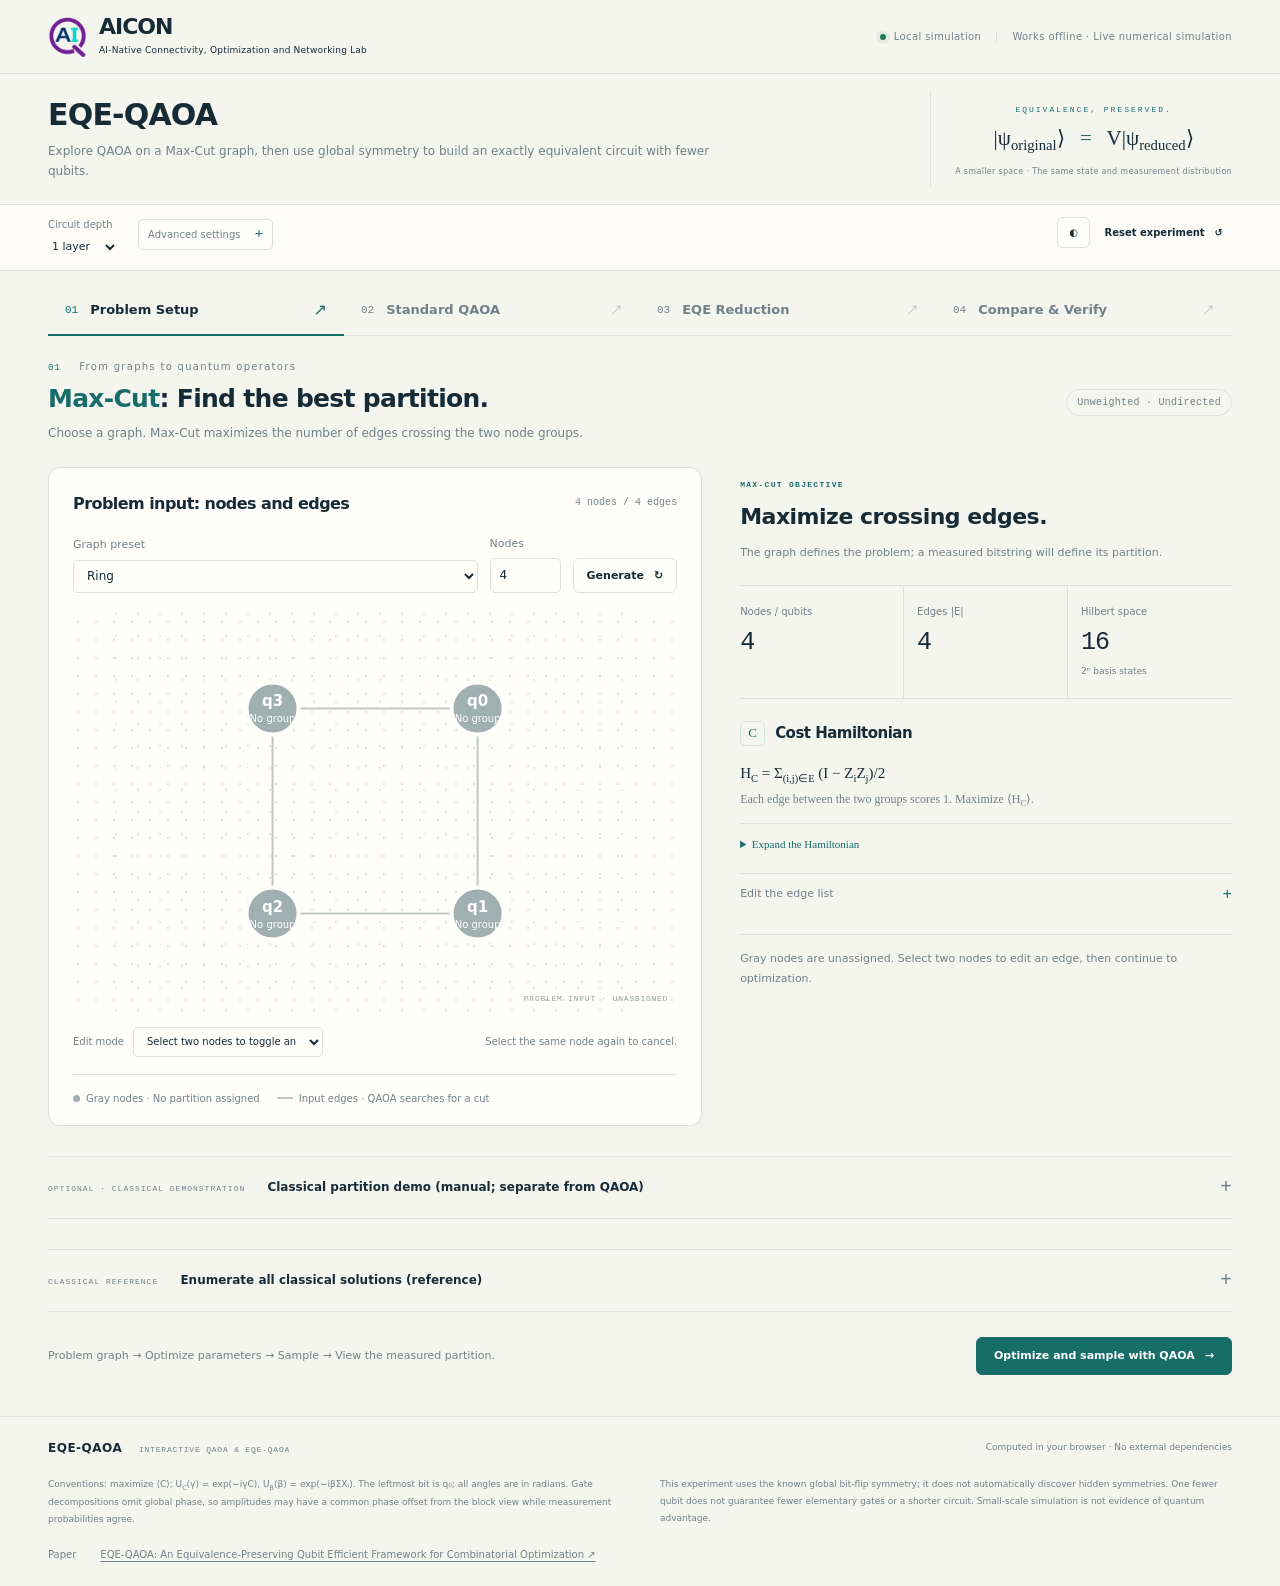
<file: demos/eqe-qaoa/index.html>
<!doctype html>
<html lang="en">
<head>
<meta charset="utf-8">
<meta name="viewport" content="width=device-width,initial-scale=1">
<meta name="description" content="An offline QAOA and EQE-QAOA laboratory with statevector simulation, symmetry-based qubit reduction, and independent numerical checks.">
<title>EQE-QAOA</title>
<style>

/* Q/LAB — self contained, offline scientific instrument. */
:root{color-scheme:light;--bg:#f5f5f0;--card:#fffefa;--ink:#172b36;--muted:#728087;--line:#d9e0dd;--soft:#edf1ec;--accent:#176d68;--accent-ink:#fff;--cost:#8d65c5;--mix:#1599a5;--h:#75916c;--gA:#3a7898;--gB:#d09253;--cut:#207d73;--same:#bdc9c5;--good:#1a7b5e;--bad:#b74945;--state:#d4a74e;--theory:#a3b6b4;--shadow:0 8px 32px #172b3605;--radius:12px;--sans:"Segoe UI Variable","Segoe UI","PingFang SC","Microsoft YaHei",system-ui,sans-serif;--mono:"Cascadia Code","SFMono-Regular",Consolas,monospace;--math:"Cambria Math",Cambria,"Times New Roman",serif}
:root[data-theme=dark]{color-scheme:dark;--bg:#101d24;--card:#15262d;--ink:#e4ede9;--muted:#96a9af;--line:#304248;--soft:#1b3239;--accent:#6cc3ae;--accent-ink:#102a2a;--cost:#b291e4;--mix:#65c9d3;--h:#a8c49f;--gA:#6daecb;--gB:#e0ad78;--cut:#69c3ab;--same:#4e666c;--good:#74cfab;--bad:#f2988d;--state:#e8c276;--theory:#54747b;--shadow:0 8px 32px #0000000c}
*{box-sizing:border-box}html{scroll-behavior:smooth;scroll-padding-top:90px}body{margin:0;background:var(--bg);color:var(--ink);font:14px/1.7 var(--sans);-webkit-font-smoothing:antialiased}button,input,select{font:inherit}button,select{cursor:pointer}button{touch-action:manipulation}button:disabled{opacity:.45;cursor:not-allowed}a{color:inherit}button,a,input,select,summary,[tabindex]:focus-visible{outline-offset:4px}button:focus-visible,a:focus-visible,input:focus-visible,select:focus-visible,summary:focus-visible,[tabindex]:focus-visible{outline:2px solid var(--accent)}button{color:var(--ink)}h1,h2,h3,h4,p{margin:0}h1,h2,h3,h4{font-weight:650;letter-spacing:-.035em}h3{font-size:16px}h4{font-size:14px}sub,sup{font-size:.7em}svg{display:block;max-width:100%;overflow:visible}svg text{font-family:var(--sans)}[hidden]{display:none!important}::selection{background:color-mix(in srgb,var(--accent) 22%,transparent)}.page-width{width:min(1440px,100%);margin-inline:auto;padding-inline:48px}.skip-link{position:absolute;top:-80px;left:24px;z-index:1000;background:var(--accent);color:var(--accent-ink);padding:10px 20px}.skip-link:focus{top:12px}.sr-only{position:absolute!important;width:1px;height:1px;padding:0;margin:-1px;overflow:hidden;clip:rect(0,0,0,0);white-space:nowrap;border:0}
.masthead{height:93px;display:flex;align-items:center;justify-content:space-between;border-bottom:1px solid var(--line)}.brand{text-decoration:none;display:flex;align-items:center;gap:11px;font-size:24px;font-weight:800;letter-spacing:-1px;line-height:1.1}.brand-slash{color:var(--accent);margin:0 3px;font-weight:400}.brand-caption{display:block;font-size:9px;font-weight:500;letter-spacing:3px;margin-top:6px}.brand-symbol{position:relative;display:block;width:34px;height:36px;transform:rotate(-15deg)}.brand-symbol:before,.brand-symbol:after{content:"";position:absolute;top:17px;left:2px;width:30px;height:1px;background:var(--accent);transform:rotate(55deg)}.brand-symbol:after{transform:rotate(-55deg)}.brand-symbol i{position:absolute;z-index:1;width:7px;height:7px;background:var(--accent);border-radius:50%}.brand-symbol i:nth-child(1){top:2px;left:1px}.brand-symbol i:nth-child(2){top:2px;right:1px}.brand-symbol i:nth-child(3){bottom:2px;left:1px}.brand-symbol i:nth-child(4){bottom:2px;right:1px}.lab-status{display:flex;align-items:center;gap:8px;font-size:11px;letter-spacing:.04em;color:var(--muted)}.live-dot{height:6px;width:6px;border-radius:50%;background:var(--good);box-shadow:0 0 0 4px color-mix(in srgb,var(--good) 8%,transparent)}.status-divider{height:11px;width:1px;background:var(--line);margin-inline:7px}
.hero{display:flex;align-items:center;justify-content:space-between;gap:40px;padding-block:42px 40px}.eyebrow{font:10px/1.6 var(--mono);letter-spacing:1.5px;color:var(--muted);font-weight:600}.eyebrow span{margin-left:16px;font-size:9px;color:var(--accent)}h1{font-size:clamp(28px,3vw,43px);line-height:1.22;letter-spacing:-1.7px;margin-top:13px;font-weight:650}h1>span{color:var(--accent);font-weight:500}.hero-description{font-size:13px;color:var(--muted);margin-top:15px;max-width:650px}.hero-equation{text-align:center;flex:none;padding:12px 6px 9px 40px;border-left:1px solid var(--line)}.equation-caption{font:9px var(--mono);letter-spacing:2px;color:var(--accent)}.hero-equation>div{font:26px/1.9 var(--math);white-space:nowrap}.hero-equation em{font-style:normal;color:var(--accent);margin:0 10px}.equation-foot{font-size:10px;letter-spacing:.04em;color:var(--muted)}.mobile-break{display:none}
.experiment-bar{background:color-mix(in srgb,var(--card) 85%,transparent);border-block:1px solid var(--line)}.experiment-inner{min-height:78px;display:flex;align-items:center;gap:27px}.experiment-label{display:grid;gap:3px;flex:none}.experiment-label>span:last-child{font-size:11px;color:var(--muted)}.experiment-label .eyebrow{font-size:8px;letter-spacing:1.7px;color:var(--accent)}.experiment-controls{display:flex;align-items:center;flex:1;gap:22px;min-width:0}.experiment-actions{display:flex;align-items:center;gap:7px;margin-left:auto}.control{display:flex;flex-direction:column;gap:5px;color:var(--muted);font-size:11px;min-width:0}.control.compact{gap:2px}.control.compact>span{display:inline}.control input,.control select{color:var(--ink);font-size:12px}.control.compact input,.control.compact select{height:27px;padding:1px 5px 1px 0;background:transparent;border:0;border-bottom:1px solid transparent;border-radius:0}.control.compact input:hover,.control.compact select:hover{border-bottom-color:var(--line)}.control.compact .mono{display:none}#seed{width:72px}.inline-control{flex-direction:row;align-items:center;gap:9px}.btn{display:inline-flex;justify-content:center;align-items:center;gap:10px;min-height:34px;padding:7px 13px;border:1px solid var(--line);border-radius:6px;color:var(--ink);background:var(--card);font-size:11px;line-height:1.4;font-weight:600;white-space:nowrap;transition:background .15s,border-color .15s,transform .15s}.btn:hover:not(:disabled){border-color:var(--accent);background:color-mix(in srgb,var(--accent) 5%,var(--card))}.btn:active:not(:disabled){transform:translateY(1px)}.btn.primary{background:var(--accent);border-color:var(--accent);color:var(--accent-ink)}.btn.primary:hover:not(:disabled){background:color-mix(in srgb,var(--accent) 88%,var(--ink))}.btn.text-btn{border-color:transparent;background:transparent;padding-inline:8px}.btn.text-btn:hover:not(:disabled){background:var(--soft);border-color:transparent}.btn.icon-btn{width:33px;min-width:33px;padding:6px;font-size:17px;font-weight:400}input[type=number],select{background:var(--card);color:var(--ink);border:1px solid var(--line);border-radius:5px;padding:6px 9px;min-height:33px;max-width:100%}input[type=number]{width:71px}input[type=range]{min-width:70px;max-width:100%;accent-color:var(--accent);cursor:pointer}.row{display:flex;flex-wrap:wrap;align-items:center;gap:8px}
.module-tabs{display:grid;grid-template-columns:repeat(4,minmax(0,1fr));gap:0;margin-top:29px;border-bottom:1px solid var(--line)}.module-tab{display:flex;align-items:center;gap:14px;padding:16px 17px 19px;background:transparent;border:0;border-bottom:2px solid transparent;margin-bottom:-1px;text-align:left;line-height:1.4;color:var(--muted);font-size:14px;font-weight:600}.tab-number{font:11px var(--mono);align-self:flex-start;padding-top:3px;color:var(--muted)}.module-tab small{font:8px var(--mono);letter-spacing:.7px;display:block;margin-top:5px;font-weight:500;white-space:nowrap}.tab-arrow{font-size:16px;margin-left:auto;opacity:.3;font-weight:400}.module-tab:hover{background:color-mix(in srgb,var(--card) 50%,transparent);color:var(--ink)}.module-tab.active,.module-tab[aria-selected=true]{border-bottom-color:var(--accent);color:var(--ink)}.module-tab.active .tab-number,.module-tab[aria-selected=true] .tab-number{color:var(--accent)}.module-tab.active .tab-arrow,.module-tab[aria-selected=true] .tab-arrow{color:var(--accent);opacity:1}.module-panel{padding-top:34px;animation:appear .23s ease}.panel-head{display:flex;align-items:center;justify-content:space-between;gap:24px;margin-bottom:26px}.kicker{font:10px/1.6 var(--mono);letter-spacing:1px;color:var(--accent);margin-bottom:8px}.kicker>span{font:10px var(--sans);color:var(--muted);letter-spacing:1.3px;margin-left:12px}h2{font-size:26px;line-height:1.4;letter-spacing:-.7px}.panel-head p:not(.kicker){margin-top:9px;color:var(--muted);font-size:12px}.pill{display:inline-flex;align-items:center;justify-content:center;font:10px/1.5 var(--mono);letter-spacing:.25px;border:1px solid var(--line);border-radius:99px;padding:5px 10px;color:var(--muted);white-space:nowrap}.accent-pill{color:var(--accent);border-color:color-mix(in srgb,var(--accent) 30%,var(--line));background:color-mix(in srgb,var(--accent) 5%,var(--card))}.card{min-width:0;background:var(--card);border:1px solid var(--line);border-radius:var(--radius);padding:22px 24px;box-shadow:var(--shadow)}.card-head{display:flex;align-items:center;justify-content:space-between;gap:12px;margin-bottom:18px;min-width:0}.card-head>h3{flex:none}.card-head>.subtle,.card-head>.mono{font-size:10px}.subtle{color:var(--muted);font-size:11px;line-height:1.8}.mono{font-family:var(--mono);font-variant-numeric:tabular-nums}.positive,.ok{color:var(--good)!important}.negative,.bad{color:var(--bad)!important}.two-col{display:grid;grid-template-columns:repeat(2,minmax(0,1fr));gap:22px}.three-col{display:grid;grid-template-columns:repeat(3,minmax(0,1fr));gap:22px}.legend{display:flex;align-items:center;flex-wrap:wrap;gap:7px 17px;color:var(--muted);font-size:10px}.legend>span{display:inline-flex;align-items:center;gap:6px}.swatch{width:7px;height:7px;border-radius:50%;display:inline-block;flex:none}.swatch.line{width:16px;height:2px;border-radius:0}.section-heading{display:flex;gap:10px;align-items:center;margin-bottom:15px}.section-index{display:grid;place-items:center;border:1px solid var(--line);height:25px;width:25px;font:13px var(--math);color:var(--accent);border-radius:5px}.formula{font-family:var(--math);font-size:15px;line-height:1.9;overflow-wrap:anywhere;color:var(--ink)}.note{background:var(--soft);border-left:2px solid color-mix(in srgb,var(--accent) 45%,var(--line));padding:13px 15px;font-size:11px;line-height:1.9;color:var(--muted);border-radius:0 6px 6px 0}.note-label{display:block;font-weight:650;color:var(--accent);font-size:10px;letter-spacing:1px;margin-bottom:5px}.note b,.note strong{color:var(--ink)}.metric-grid{display:grid;grid-template-columns:repeat(4,minmax(0,1fr));gap:0;border:1px solid var(--line);border-radius:9px;background:var(--card);overflow:hidden}.metric{padding:17px 20px;border-right:1px solid var(--line);min-width:0}.metric:last-child{border-right:0}.metric>span,.metric>label,.metric-label{display:block;color:var(--muted);font-size:10px;line-height:1.5}.metric>strong,.metric>b,.metric-value{display:block;color:var(--ink);font:24px/1.5 var(--mono);font-weight:500;letter-spacing:-1px;margin-top:5px}.metric>small,.metric-note{font-size:9px;color:var(--muted);line-height:1.7;display:block;margin-top:3px}.metric .formula{font-size:13px}
.problem-layout{display:grid;grid-template-columns:minmax(0,1.33fr) minmax(0,1fr);gap:38px;align-items:start}.graph-card{padding-bottom:18px}.graph-controls{gap:12px;align-items:flex-end}.graph-controls .control:first-child{flex:1}.graph-controls .btn{height:35px}.graph-controls select{width:100%}.graph-canvas{position:relative;background:radial-gradient(circle,var(--line) 1px,transparent 1px);background-size:18px 18px;margin:20px -4px 14px;overflow:hidden;border-radius:7px}#graph{width:100%;height:auto;max-height:400px;touch-action:manipulation}#graph .node{cursor:pointer}#graph .node:hover circle{filter:brightness(1.08);stroke-width:3}#graph text{pointer-events:none}.canvas-label{position:absolute;bottom:10px;right:13px;font:8px var(--mono);letter-spacing:1px;color:var(--muted);opacity:.75}.graph-bottom{display:flex;align-items:center;justify-content:space-between;flex-wrap:wrap;gap:9px;padding-bottom:17px;margin-bottom:15px;border-bottom:1px solid var(--line)}.graph-bottom select{max-width:190px;font-size:10px;min-height:30px}.graph-bottom .control{font-size:10px}.graph-bottom .btn{font-size:10px;min-height:30px;padding:5px 9px}.graph-bottom .btn.text-btn{padding-inline:5px}.problem-sidebar{padding-top:9px;min-width:0}.selection-readout{padding-bottom:24px}.selection-readout>.eyebrow{font-size:9px;letter-spacing:1.6px}.partition-display{display:flex;align-items:flex-end;justify-content:space-between;gap:14px;margin-top:15px}.readout-label{font-size:10px;color:var(--muted);display:block}.bits{font:35px/1.5 var(--mono);letter-spacing:7px;font-weight:600;overflow-wrap:anywhere;margin-top:3px}.bits .b0{color:var(--gA)}.bits .b1{color:var(--gB)}.partition-score{text-align:right;border-left:1px solid var(--line);padding-left:32px;min-width:90px}.partition-score strong{font:43px/1.25 var(--mono);font-weight:500;color:var(--accent)}.selection-readout>.subtle{margin-top:4px;font-size:10px}.problem-metrics{grid-template-columns:repeat(3,minmax(0,1fr));border-radius:0;background:transparent;border-inline:0}.problem-metrics .metric{padding:18px 13px}.problem-metrics .metric:first-child{padding-left:0}.problem-metrics .metric:last-child{padding-right:0}.problem-metrics .metric>strong,.problem-metrics .metric>b,.problem-metrics .metric-value{font-size:25px}.hamiltonian-section{padding:26px 0 22px}.hamiltonian-section>p{font-size:11px;color:var(--muted);margin:13px 0;line-height:1.9}.edge-list{display:flex;gap:5px;flex-wrap:wrap}.edge-list span,.edge-chip{border:1px solid var(--line);background:var(--card);padding:2px 7px;border-radius:4px;font:10px/1.7 var(--mono);color:var(--muted)}#cost-formula{font-size:17px}.disclosure{border-block:1px solid var(--line);padding:0 0 14px;margin-top:30px}.disclosure:not([open]){padding-bottom:0}.disclosure>summary{display:flex;justify-content:space-between;align-items:center;gap:10px;cursor:pointer;list-style:none;padding:19px 0;font-size:12px;font-weight:600}.disclosure>summary::-webkit-details-marker{display:none}.summary-prefix{font:8px var(--mono);letter-spacing:1px;color:var(--muted);margin-right:18px}.disclosure-plus{font:20px var(--mono);font-weight:300;color:var(--muted);transition:transform .2s}.disclosure[open] .disclosure-plus{transform:rotate(45deg)}.disclosure>p{margin-bottom:12px}.module-next{display:flex;align-items:center;justify-content:space-between;gap:20px;padding:25px 0 5px}.module-next>span{font-size:11px;color:var(--muted)}.module-next .btn{min-height:38px;padding-inline:17px}
.header-legend{flex:none}.player-row{display:flex;align-items:center;justify-content:space-between;gap:15px;margin-bottom:20px}.player-row>.subtle{font-size:10px}.player-controls{display:flex;flex-wrap:wrap;align-items:center;gap:6px}.stage-strip{display:flex;flex-wrap:wrap;gap:5px;margin:15px 0}.stage-strip>button,.stage-strip>.stage,.stage-strip>div,.stage-strip>span{font:10px/1.5 var(--sans);border:1px solid var(--line);padding:5px 11px;border-radius:4px;background:transparent;color:var(--muted);white-space:nowrap}.stage-strip .active,.stage-strip .on,.stage-strip [aria-current=true]{background:var(--accent);border-color:var(--accent);color:var(--accent-ink)}.stage-strip .done{border-color:color-mix(in srgb,var(--accent) 30%,var(--line));color:var(--accent)}.circuit-scroll{overflow-x:auto;overflow-y:hidden;padding:8px 0;min-width:0;overscroll-behavior-inline:contain}.circuit{min-width:100%;height:auto;max-width:none}.circuit text{font-family:var(--mono)}.circuit .wire{stroke:var(--line);stroke-width:1.5}.circuit .gate-cost rect{fill:color-mix(in srgb,var(--cost) 10%,var(--card));stroke:var(--cost)}.circuit .gate-mixer rect{fill:color-mix(in srgb,var(--mix) 10%,var(--card));stroke:var(--mix)}.circuit .future{opacity:.35}.circuit .current rect,.circuit .cur rect{stroke-width:2.5}.circuit .layer{cursor:pointer}.gate-cost{color:var(--cost)}.gate-mixer{color:var(--mix)}.stage-explanation{border-top:1px solid var(--line);padding-top:17px;margin-top:16px;font-size:12px;line-height:1.9;min-height:58px}.stage-explanation strong{color:var(--accent)}.stage-explanation .formula{font-size:15px}.state-metrics{margin:22px 0}.standard-layout{align-items:start}.probability-card,.parameters-card{height:100%}.chart{width:100%;height:auto}.probability-scroll{max-height:560px;overflow:auto;margin-block:16px 12px;overscroll-behavior:contain}#probability-chart,#comparison-distribution{min-height:150px}#distribution-info{font-size:10px}.sample-row{display:flex;align-items:center;gap:13px;margin-top:22px;padding-top:17px;border-top:1px solid var(--line)}.sample-row>.subtle{font-size:10px}.sampling-info{font-size:11px;color:var(--muted);margin-top:10px}.parameter-row{display:grid;grid-template-columns:75px minmax(75px,1fr) 70px;gap:10px;align-items:center;padding:13px 0;border-bottom:1px solid var(--line)}.parameter-row label,.parameter-row>.parameter-label{font:13px var(--math)}.parameter-row input[type=range]{width:100%;margin:0}.parameter-row input[type=number]{width:70px;font:11px var(--mono);min-height:30px;padding:4px 6px}.parameter-row>small,.parameter-row .degrees{font-size:9px;color:var(--muted)}.parameter-layer{padding-bottom:7px}.parameter-layer>h4{color:var(--muted);font:9px var(--mono);letter-spacing:1px;padding-top:8px}.optimizer-controls{padding:17px 0 15px;gap:5px}.optimizer-controls .btn{font-size:10px;padding-inline:10px}.chart-label{display:flex;align-items:center;justify-content:space-between;font-size:11px;margin:12px 0 4px}.chart-label>.subtle{font-size:9px}.optimization-chart{min-height:160px}.parameters-card>.note{margin-top:17px}.track{height:7px;background:var(--soft);border-radius:3px;position:relative;overflow:hidden}.track>.fill{display:block;height:100%;background:var(--accent);border-radius:3px}.empty{display:grid;place-items:center;min-height:100px;text-align:center;color:var(--muted);font-size:11px}.advanced-grid{display:grid;grid-template-columns:minmax(0,1fr) minmax(0,1fr);gap:35px;padding-top:8px}.advanced-grid>section{min-width:0}.advanced-grid svg{max-height:300px;margin:15px auto}.advanced-grid .subtle{margin-bottom:22px}.advanced-grid h3{font-size:14px}.statevector{max-height:340px;overflow:auto;margin-top:14px}#landscape{display:block;max-width:100%;width:720px;height:auto;cursor:crosshair;border-radius:5px;margin:15px auto}#landscape-info{margin-top:8px}
.eqe-flow{display:flex;align-items:center;justify-content:space-between;border-block:1px solid var(--line);padding:24px 9px;margin-bottom:28px;gap:12px}.eqe-flow>div{display:grid;grid-template-columns:21px 1fr;column-gap:10px;align-items:center}.eqe-flow>div>span{font:10px var(--mono);color:var(--accent);grid-row:span 2;align-self:start;padding-top:3px}.eqe-flow strong{font:11px/1.6 var(--mono);font-weight:500}.eqe-flow small{color:var(--muted);font-size:10px}.eqe-flow>i{font-style:normal;font-size:17px;color:var(--line)}.eqe-intro{margin-bottom:24px}.eqe-intro .card{padding:22px}.eqe-intro .card>.card-head{gap:10px}.eqe-intro .card h3{font-size:15px}#symmetry-overview p{margin:12px 0;color:var(--muted);font-size:11px}#symmetry-overview .formula{font-size:17px;margin:10px 0}.symmetry-row{padding:12px 0;border-bottom:1px solid var(--line)}.symmetry-row:last-child{border-bottom:0}.symmetry-row strong{font-size:11px}.dimension-card .note{margin-top:20px}.dimension-flow{display:flex;align-items:center;justify-content:space-between;gap:15px;padding:15px 0}.dimension-block{flex:1;text-align:center}.dimension-block span,.dimension-block small{display:block;color:var(--muted);font-size:10px}.dimension-block strong{display:block;font:42px/1.4 var(--mono);color:var(--ink);letter-spacing:-2px}.dimension-block.reduced strong{color:var(--accent)}.dimension-arrow{font-size:22px;color:var(--accent)}.dimension-caption{font-size:10px;color:var(--muted);text-align:center}.mapping-card{margin-bottom:26px}.mapping-controls{gap:22px;padding-block:4px 12px}.mapping-controls>input{flex:1;max-width:340px}.mapping-visual{min-height:130px;margin-block:15px 22px;display:flex;align-items:center;justify-content:center;flex-wrap:wrap;gap:20px;background:var(--soft);border:1px solid var(--line);border-radius:7px;padding:24px}.mapping-basis{padding:14px 24px;background:var(--card);border:1px solid var(--line);border-radius:6px;min-width:120px;text-align:center}.mapping-basis .formula{font-size:25px}.mapping-basis small{display:block;color:var(--muted);font:8px var(--mono);margin-top:5px;letter-spacing:1px}.mapping-arrow{font:26px var(--math);color:var(--accent)}.mapping-output{display:flex;gap:12px;align-items:center;font-family:var(--math);font-size:20px}.mapping-output .mapping-basis{min-width:100px;padding:14px}.reduced-layout{display:grid;grid-template-columns:minmax(0,.8fr) minmax(0,1.2fr);gap:26px;align-items:start}.reduced-math{padding:14px 0}.reduced-math>.note{margin-top:23px}#reduced-formulas .formula{margin:12px 0;font-size:16px}#reduced-formulas p{font-size:11px;color:var(--muted);margin-top:9px}#reduction-notes{border-top:1px solid var(--line);margin-top:13px;padding-top:12px}.status{font-size:11px;display:inline-flex;align-items:center;gap:7px;padding:7px 11px;border-radius:99px;background:var(--soft);color:var(--good);border:1px solid color-mix(in srgb,var(--good) 18%,var(--line));white-space:nowrap}.status:empty{display:none}.status:before{content:"";width:5px;height:5px;background:currentColor;border-radius:50%}.circuit-comparison{gap:24px;margin-top:20px}.circuit-comparison>div{min-width:0}.circuit-comparison>div+div{border-left:1px solid var(--line);padding-left:24px}.comparison-caption{display:flex;justify-content:space-between;align-items:baseline;gap:12px;margin-bottom:12px}.comparison-caption>span{font-size:9px;color:var(--muted)}.comparison-metrics{margin-block:24px}.resource-section{margin-top:30px}.resource-section>.note{margin-top:14px}.table-wrap{width:100%;overflow-x:auto;overscroll-behavior-x:contain}.data-table{width:100%;border-collapse:collapse;font-size:11px;font-variant-numeric:tabular-nums}.data-table th,.data-table td{text-align:left;padding:11px 14px;border-bottom:1px solid var(--line);vertical-align:middle}.data-table th{color:var(--muted);font-weight:500;font-size:10px;white-space:nowrap;background:color-mix(in srgb,var(--soft) 60%,transparent)}.data-table td:first-child,.data-table th:first-child{padding-left:13px}.data-table tbody tr:hover{background:color-mix(in srgb,var(--soft) 50%,transparent)}.data-table tr.optimum,.data-table tr.selected{background:color-mix(in srgb,var(--accent) 6%,transparent)}.data-table .mono{font-size:10px}.data-table .status{padding:2px 7px;font-size:9px}#test-results .data-table td{font-size:10px}#test-results .data-table td:last-child{font-family:var(--mono);font-size:9px}
.footer{margin-top:50px;padding-block:25px 29px;border-top:1px solid var(--line);color:var(--muted)}.footer-top{display:flex;justify-content:space-between;align-items:center;gap:20px;font-size:9px}.footer-brand{font-size:12px;font-weight:750;color:var(--ink);letter-spacing:.5px}.footer-brand>span{font:8px var(--mono);letter-spacing:.8px;margin-left:12px;color:var(--muted)}.footer-notes{display:grid;grid-template-columns:1fr 1fr;gap:40px;font-size:9px;line-height:1.9;margin-top:18px}.footer-notes p{max-width:610px}@keyframes appear{from{opacity:.25;transform:translateY(5px)}to{opacity:1;transform:translateY(0)}}
@media(min-width:1500px){.page-width{padding-inline:54px}.hero{padding-block:46px}.experiment-inner{gap:32px}.experiment-controls{gap:32px}.module-panel{padding-top:40px}.problem-layout{gap:44px}.graph-canvas{margin-block:24px 18px}}
@media(max-width:1190px){.page-width{padding-inline:30px}.hero-equation{padding-left:25px}.hero-equation>div{font-size:21px}.hero-description{max-width:540px;font-size:12px}.experiment-inner{gap:20px}.experiment-controls{gap:16px}.experiment-actions .text-btn{font-size:10px}.module-tab{gap:10px;padding-inline:12px}.problem-layout{gap:26px;grid-template-columns:minmax(0,1.15fr) minmax(0,1fr)}.graph-controls{gap:8px}.graph-card{padding-inline:20px}.graph-bottom{gap:12px}.graph-bottom>.row{margin-left:auto}.bits{font-size:30px;letter-spacing:5px}.partition-score{padding-left:20px}.panel-head>.pill{font-size:9px}.metric{padding-inline:15px}.eqe-flow{gap:8px}.eqe-flow strong{font-size:9px}.eqe-flow small{font-size:9px}.eqe-flow>div{column-gap:6px}.card{padding:20px}.player-row{flex-wrap:wrap;gap:10px}.stage-strip{gap:4px}.stage-strip>button,.stage-strip>.stage,.stage-strip>div,.stage-strip>span{font-size:9px;padding-inline:8px}.sample-row{flex-wrap:wrap}.comparison-caption{flex-wrap:wrap;gap:4px}.header-legend{display:none}}
@media(max-width:940px){.hero{gap:20px}.hero-equation{display:none}.hero-description{max-width:680px}.experiment-inner{gap:18px;flex-wrap:wrap;padding-block:14px}.experiment-label{display:none}.experiment-controls{gap:24px}.experiment-actions{gap:4px}.module-tab small{font-size:7px;letter-spacing:.3px}.module-tab{font-size:12px;gap:8px;padding-inline:8px}.tab-arrow{font-size:13px}.tab-number{font-size:10px}.problem-layout{grid-template-columns:minmax(0,1.16fr) minmax(0,1fr);gap:24px}.graph-card{padding-inline:16px}.graph-controls .control:first-child{flex:1 1 100px}.graph-controls label{font-size:10px}.graph-controls select{font-size:10px}.graph-controls .btn{font-size:10px;padding-inline:9px}.problem-sidebar{padding-top:5px}.bits{font-size:25px;letter-spacing:3px}.partition-score strong{font-size:35px}.partition-score{min-width:70px;padding-left:15px}.problem-metrics .metric{padding-inline:9px}.problem-metrics .metric>strong,.problem-metrics .metric>b{font-size:20px}.selection-readout{padding-bottom:20px}.hamiltonian-section{padding-top:22px}.hamiltonian-section .formula{font-size:14px}#cost-formula{font-size:15px}.problem-sidebar .note{padding:11px;font-size:10px}.two-col{gap:18px}.standard-layout{grid-template-columns:1fr}.probability-scroll{max-height:400px}.probability-card,.parameters-card{height:auto}.parameters-card .note{max-width:none}.eqe-flow{padding-inline:0}.eqe-flow>div{grid-template-columns:1fr;gap:3px}.eqe-flow>div>span{grid-row:auto}.eqe-flow strong{font-size:9px}.reduced-layout{grid-template-columns:1fr}.reduced-math{padding-bottom:0}.reduced-math .note{margin-top:16px}.eqe-intro{grid-template-columns:1fr}.circuit-comparison{grid-template-columns:1fr}.circuit-comparison>div+div{border-left:0;padding:20px 0 0;border-top:1px solid var(--line)}.compare-circuits>.card-head{flex-wrap:wrap}.comparison-metrics .metric>strong,.comparison-metrics .metric>b{font-size:19px}.footer-notes{gap:25px}}
@media(max-width:700px){.page-width{padding-inline:20px}.masthead{height:76px}.brand{font-size:22px}.brand-caption{font-size:8px}.brand-symbol{width:28px;height:31px}.brand-symbol:before,.brand-symbol:after{top:15px;width:24px;left:2px}.brand-symbol i{width:6px;height:6px}.lab-status{font-size:9px}.lab-status .status-divider,.lab-status>span:last-child{display:none}.hero{padding-block:30px}.hero .eyebrow{font-size:8px;letter-spacing:1px}.hero .eyebrow span{font-size:7px;margin-left:9px}h1{font-size:34px;letter-spacing:-1.4px}.hero-description{font-size:11px;max-width:480px;line-height:1.9}.experiment-inner{position:relative;padding-block:11px;gap:10px}.experiment-controls{display:grid;grid-template-columns:repeat(4,minmax(0,1fr));gap:10px;flex:1 1 100%;padding-right:0}.control.compact{font-size:9px;gap:3px}.control.compact input,.control.compact select{font-size:10px;min-height:24px;max-width:100%;width:100%;height:24px}#seed{width:100%}.experiment-actions{position:absolute;right:20px;top:-43px;gap:5px}.experiment-actions .icon-btn{background:transparent;border-color:transparent;font-size:16px;width:27px;min-width:27px;height:26px;min-height:26px}.experiment-actions .text-btn{font-size:9px;padding:4px;min-height:25px;gap:5px}.hero-description{padding-bottom:15px}.module-tabs{margin-top:19px}.module-tab{flex-direction:column;align-items:flex-start;gap:7px;padding:12px 5px 13px;font-size:12px;position:relative}.tab-number{font-size:9px;padding:0}.module-tab small{font-size:6px;letter-spacing:0;margin-top:4px;white-space:normal}.tab-arrow{position:absolute;top:12px;right:8px;font-size:12px}.module-panel{padding-top:27px}.panel-head{gap:14px;align-items:flex-start;margin-bottom:22px}.panel-head h2{font-size:23px}.panel-head p:not(.kicker){font-size:11px;line-height:1.9}.panel-head>.pill{display:none}.kicker{font-size:9px}.kicker>span{font-size:9px;margin-left:9px;letter-spacing:.4px}.problem-layout{grid-template-columns:1fr;gap:25px}.graph-card{padding:18px 17px}.graph-canvas{margin-top:20px;margin-bottom:13px}#graph{max-height:380px}.card-head h3{font-size:15px}.graph-bottom{padding-bottom:12px;margin-bottom:12px}.graph-bottom>.row{margin-left:0}.graph-bottom .control{width:100%;justify-content:space-between}.graph-bottom select{max-width:215px}.graph-bottom>.row{width:100%;justify-content:space-between}.graph-card .legend{font-size:9px;gap:7px 12px}.problem-sidebar{padding:0 2px}.selection-readout{padding-bottom:22px}.partition-display{margin-top:13px}.bits{font-size:34px;letter-spacing:6px}.partition-score strong{font-size:41px}.partition-score{padding-left:25px;min-width:85px}.problem-metrics .metric{padding:17px 13px}.problem-metrics .metric>strong,.problem-metrics .metric>b{font-size:25px}.hamiltonian-section{padding-top:25px}.hamiltonian-section .formula{font-size:16px}#cost-formula{font-size:18px}.problem-sidebar .note{padding:14px;font-size:11px}.disclosure{margin-top:24px}.disclosure>summary{font-size:11px;padding-block:17px;align-items:flex-start}.summary-prefix{display:block;font-size:7px;margin-bottom:5px;margin-right:0;letter-spacing:1.3px}.disclosure-plus{font-size:18px;margin-top:5px}.module-next{align-items:flex-start;gap:17px;padding-top:23px;flex-direction:column}.module-next>span{font-size:10px}.module-next>.btn{align-self:flex-end;font-size:11px}.card{padding:19px 17px}.card-head{gap:10px;flex-wrap:wrap}.card-head>h3{flex:initial}.card-head .pill{font-size:8px}.card-head>.control{font-size:9px}.card-head select{font-size:10px;min-height:29px}.player-controls{gap:5px}.player-controls .btn{font-size:10px;min-height:31px;padding:5px 8px;gap:6px}.player-controls .icon-btn{min-width:28px;width:28px;font-size:15px}.player-row{margin-bottom:13px}.player-row>.subtle{font-size:9px}.stage-strip{gap:4px}.stage-strip>button,.stage-strip>.stage,.stage-strip>div,.stage-strip>span{font-size:9px;padding:4px 7px}.stage-explanation{font-size:11px;min-height:64px;margin-top:9px}.state-metrics,.comparison-metrics{grid-template-columns:repeat(2,minmax(0,1fr));margin-block:18px}.state-metrics .metric,.comparison-metrics .metric{padding:14px 15px;border-bottom:1px solid var(--line)}.state-metrics .metric:nth-child(2n),.comparison-metrics .metric:nth-child(2n){border-right:0}.state-metrics .metric:nth-last-child(-n+2),.comparison-metrics .metric:nth-last-child(-n+2){border-bottom:0}.metric>strong,.metric>b,.comparison-metrics .metric>strong,.comparison-metrics .metric>b{font-size:23px}.metric>span,.metric>label,.metric-label{font-size:9px}.standard-layout{gap:18px}.probability-scroll{margin-top:13px;max-height:400px}.sample-row>.subtle{font-size:9px}.optimizer-controls{gap:5px;justify-content:space-between}.optimizer-controls .btn{font-size:9px;padding-inline:8px}.parameter-row{grid-template-columns:54px minmax(70px,1fr) 63px;gap:8px}.parameter-row input[type=number]{width:63px;font-size:10px}.advanced-grid{grid-template-columns:1fr;gap:8px}.advanced-grid>section{border-bottom:1px solid var(--line)}.advanced-grid>section:last-child{border-bottom:0}.eqe-flow{display:grid;grid-template-columns:1fr 1fr;gap:20px;padding:21px 4px}.eqe-flow>div{grid-template-columns:22px 1fr;gap:4px 7px}.eqe-flow>div>span{grid-row:span 2;font-size:10px;padding-top:2px}.eqe-flow strong{font-size:9px}.eqe-flow small{font-size:9px}.eqe-flow>i{display:none}.eqe-intro{gap:17px}.eqe-intro .card{padding:19px 17px}.eqe-intro .card h3{font-size:14px}.eqe-intro .card-head>.pill{font-size:8px}.mapping-card{padding:19px 17px}.mapping-card>.card-head h3{font-size:14px}.mapping-controls{gap:16px}.mapping-controls .control{font-size:10px}.mapping-controls select{font-size:11px}.mapping-controls>input{max-width:100%;flex-basis:100%}.mapping-visual{padding:20px 10px;gap:13px;min-height:180px}.mapping-basis{padding:11px 17px;min-width:105px}.mapping-basis .formula{font-size:22px}.mapping-output{gap:8px;font-size:19px}.mapping-output .mapping-basis{padding:11px 8px;min-width:85px}.mapping-output .mapping-basis .formula{font-size:20px}.mapping-arrow{font-size:20px}.mapping-visual>.mapping-arrow{margin-inline:1px}.mapping-card>.subtle{font-size:10px}.reduced-layout{gap:16px}.comparison-caption{flex-wrap:nowrap}.comparison-caption h4{font-size:12px}.comparison-caption>span{font-size:8px}.panel-head>.status{font-size:9px;padding:5px 8px;margin-top:3px}.resource-section{margin-top:25px}.data-table th,.data-table td{padding:9px 10px;font-size:10px}.data-table th{font-size:9px}.footer{margin-top:35px;padding-block:22px}.footer-top{align-items:flex-start;font-size:8px;gap:14px}.footer-brand{font-size:11px}.footer-brand>span{display:block;font-size:6px;margin:5px 0 0;letter-spacing:.5px}.footer-notes{grid-template-columns:1fr;gap:10px;font-size:8px;margin-top:17px}.table-wrap{border-radius:4px}#landscape-details .card-head>.row{width:100%;justify-content:space-between}#landscape-details .card-head .subtle{font-size:10px}.note{font-size:10px}}
@media(max-width:380px){.page-width{padding-inline:16px}.masthead{height:70px}.brand{font-size:21px}.lab-status{font-size:8px}.hero{padding-block:26px}.hero .eyebrow{font-size:7px;letter-spacing:.7px}.hero .eyebrow span{font-size:6px;margin-left:6px}h1{font-size:31px;letter-spacing:-1px}.mobile-break{display:block}.hero-description{font-size:10px}.experiment-actions{right:16px;top:-40px}.experiment-controls{gap:5px}.control.compact{font-size:8px}.control.compact input,.control.compact select{font-size:9px}.module-tab{font-size:11px}.module-tab small{font-size:5.5px}.module-tab .tab-arrow{right:5px}.panel-head h2{font-size:21px}.graph-card{padding:17px 13px}.graph-controls{gap:6px}.graph-controls .control:first-child{flex-basis:115px}.graph-controls input{width:54px}.graph-controls .btn{padding-inline:7px;font-size:9px}.graph-bottom select{max-width:190px}.graph-card .legend{font-size:8px;gap:7px 10px}.bits{font-size:31px;letter-spacing:4px}.partition-score strong{font-size:36px}.partition-score{padding-left:17px;min-width:70px}.card{padding-inline:14px}.player-controls .btn{font-size:9px;padding-inline:6px}.player-controls .icon-btn{min-width:26px;width:26px}.mapping-output{flex-wrap:wrap;justify-content:center}.eqe-flow strong{font-size:8px}.panel-head>.status{font-size:8px}.footer-top>span:last-child{max-width:95px;text-align:right}}
@media(prefers-reduced-motion:reduce){html{scroll-behavior:auto}.module-panel{animation:none}*{transition:none!important}}
@media print{body{background:#fff;color:#000}.experiment-bar,.module-tabs,.module-next,.player-controls,.experiment-actions{display:none}.page-width{padding-inline:0;max-width:100%}.module-panel[hidden]{display:block!important;break-before:page}.hero{padding-block:20px}.card{box-shadow:none;break-inside:avoid}.footer{margin-top:20px}.disclosure:not([open]){display:none}.masthead{height:60px}}


/* Application-generated views. */
.subtle{font-size:12px}.note,.hamiltonian-section>p{font-size:12px}.data-table{font-size:12px}.data-table th{font-size:11px}.stage-strip>.stage{font-size:11px}
.selected-basis-info{display:flex;flex-wrap:wrap;gap:5px 14px;padding:12px 0 0;color:var(--muted);font-size:10px}.selected-basis-info>span:first-child{color:var(--accent);font-size:12px;font-weight:650}
.result-readout{display:flex;align-items:flex-end;justify-content:space-between;gap:20px;padding:17px 0 12px;margin:8px 0 3px}.result-readout>div{min-width:0}.result-readout>div:first-child{flex:1}.result-readout>div>span{display:block;font-size:11px;color:var(--muted)}.result-readout>div>strong{display:block;font:34px/1.4 var(--mono);letter-spacing:4px;margin-top:5px;overflow-wrap:anywhere}.result-readout>div:last-child{border-left:1px solid var(--line);padding-left:20px;min-width:75px}.result-readout>div:last-child>strong{color:var(--accent);font-size:40px;letter-spacing:-1px}.result-summary>.subtle{margin-top:9px}.result-summary>.eyebrow{margin-bottom:8px}
.lesson-rail{padding:15px 18px;border:1px solid var(--line);border-left:3px solid var(--accent);background:var(--soft);margin-bottom:20px;border-radius:6px}.lesson-rail>.eyebrow{font-size:8px;letter-spacing:1px}.lesson-rail>.row{margin:8px 0}.lesson-rail button{font-size:11px;border:0;background:transparent;padding:5px 9px;border-radius:4px;color:var(--muted)}.lesson-rail button.active,.lesson-rail button:hover{color:var(--accent);background:var(--card)}
.partition-score small{font-size:15px;color:var(--muted)}
.edge-chip{cursor:pointer}.edge-chip>span{border:0;padding:0;background:none;opacity:.55}
#dimension-flow{display:flex;align-items:center;justify-content:space-around;gap:18px;padding:17px 0}
.dimension-box{text-align:center;display:grid;gap:5px}.dimension-box>span{font-size:10px;color:var(--muted)}.dimension-box>strong{font:45px/1.3 var(--mono);letter-spacing:-2px}.dimension-box.reduced>strong{color:var(--accent)}.dimension-arrow{display:grid;text-align:center;gap:2px}.dimension-arrow small{font:9px var(--mono);white-space:nowrap}
.mapping-node{padding:15px 22px;background:var(--card);border:1px solid var(--line);border-radius:7px;display:grid;text-align:center;gap:6px}.mapping-node small{font:9px var(--mono);color:var(--muted)}.mapping-node strong,.mapping-pair strong{font:26px var(--math);color:var(--ink)}.mapping-connector{font:22px var(--math);color:var(--accent)}.mapping-pair{display:flex;align-items:center;gap:16px}.mapping-pair>div{display:grid;gap:6px;text-align:center;padding:15px;background:var(--card);border-radius:7px;border:1px solid var(--line)}.mapping-pair span{font-size:10px;color:var(--muted)}.mapping-caption{flex-basis:100%;text-align:center}.mapping-plus{font:22px var(--math)!important}
.parameter-row{grid-template-columns:27px minmax(70px,1fr) 85px 22px}.parameter-row input[type=number]{width:85px}.parameter-row>.subtle{font-size:9px}.parameter-layer>.pill{padding:1px 6px;margin-top:10px;font-size:9px}
#comparison-metrics{display:block;border-radius:7px}.panel-head:has(>#equivalence-status){flex-wrap:wrap}#equivalence-status{flex-basis:100%;width:100%;border-radius:8px;white-space:normal;display:grid;grid-template-columns:1fr auto;gap:15px 30px;padding:20px 24px;color:var(--ink);background:var(--card)}#equivalence-status:before{display:none}#equivalence-status>.row{grid-column:1/-1;padding-top:12px;border-top:1px solid var(--line);font:10px/1.8 var(--mono)}.verification-badge{display:flex;align-items:center;gap:14px}.verification-badge>span{display:grid;place-items:center;border:1px solid currentColor;width:34px;height:34px;border-radius:50%;font-size:20px}.verification-badge>div{display:grid;gap:5px}.verification-badge strong{font-size:13px}.verification-badge small{font-size:10px;color:var(--muted)}.fidelity-number{display:grid;text-align:right;gap:4px}.fidelity-number>span{font:8px var(--mono);letter-spacing:1.7px;color:var(--muted)}.fidelity-number>strong{font:27px var(--mono);letter-spacing:-1px;color:var(--accent)}.fidelity-number>small{font:11px var(--math);color:var(--muted)}
#test-results{max-height:440px;overflow:auto}#test-results td:first-child{max-width:580px;overflow-wrap:anywhere}.text-btn.mono{font-size:inherit;color:var(--accent);border:0;background:none;padding:0;cursor:pointer}.circuit-scroll .circuit{max-width:none;max-height:none}.stage-strip>button>span{font:8px var(--mono);margin-right:6px;opacity:.6}.advanced-grid>section:nth-child(2){overflow-x:auto}.advanced-grid #bloch-vectors{min-width:560px;width:100%;max-height:180px}.reference-links{display:flex;flex-wrap:wrap;gap:8px 24px;margin-top:18px;font-size:10px;color:var(--muted)}.reference-links a{text-underline-offset:3px}.comparison-full-table{max-height:350px;overflow:auto;margin-top:12px}
@media(max-width:700px){#equivalence-status{padding:16px;gap:16px;grid-template-columns:1fr}.fidelity-number{text-align:left}.fidelity-number>strong{font-size:25px}.verification-badge strong{font-size:12px}.verification-badge small{font-size:9px}.parameter-row{grid-template-columns:22px minmax(50px,1fr) 72px 20px}.parameter-row input[type=number]{width:72px}.mapping-node strong,.mapping-pair strong{font-size:21px}.mapping-pair{gap:9px}.mapping-pair>div{padding:11px}.mapping-pair>div>span{font-size:8px}.mapping-node{padding:12px 17px}.dimension-box>strong{font-size:35px}.dimension-box>span{font-size:9px}#dimension-flow{gap:10px}.fidelity-number>strong{letter-spacing:-1px}}

/* Problem input, optional classical demonstration, and measured output. */
:root{--neutral-node:#a0afaf;--neutral-node-ink:#fffefa}
:root[data-theme=dark]{--neutral-node:#506973;--neutral-node-ink:#e4ede9}
.input-graph-canvas .canvas-label{font-size:8px;letter-spacing:.75px}
.input-graph-bottom>.subtle{font-size:10px}
.input-legend{font-size:10px;gap:9px 17px}
.input-status{padding:0 0 24px}
.input-status>.eyebrow{font-size:9px;letter-spacing:1.45px;color:var(--accent)}
.input-status>h3{font-size:20px;line-height:1.5;margin-top:11px;letter-spacing:-.5px}
.input-status>p:not(.eyebrow){color:var(--muted);font-size:12px;line-height:1.9;margin-top:11px}
.input-status-path{display:flex;flex-wrap:wrap;align-items:center;gap:10px;margin-top:17px;font-size:10px;color:var(--accent)}
.input-status-path>span{border-bottom:1px solid color-mix(in srgb,var(--accent) 25%,var(--line));padding-bottom:3px}
.input-status-path>i{font-style:normal;font-size:14px;color:var(--muted)}
.classical-demo>p{max-width:900px;font-size:12px}
.classical-demo-layout{display:grid;grid-template-columns:minmax(0,1fr) minmax(0,.9fr);gap:34px;align-items:center;padding:7px 0 15px}
.demo-graph-canvas{margin:0;min-width:0;border:1px solid var(--line);background-color:color-mix(in srgb,var(--card) 40%,var(--bg))}
.demo-graph-canvas>svg{width:100%;height:auto;max-height:340px;touch-action:manipulation}
.demo-controls{min-width:0}
.demo-readout{padding-bottom:20px}
.demo-readout .bits{font-size:clamp(22px,2.7vw,34px);letter-spacing:3px;line-height:1.55}
.demo-readout .partition-display{gap:12px}
.demo-readout .partition-score{padding-left:20px;min-width:85px}
.demo-readout .partition-score>strong{font-size:36px;white-space:nowrap}
.demo-readout>.subtle{font-size:10px}
.demo-actions{gap:7px}
.demo-actions>.btn{font-size:10px}
.demo-legend{margin:18px 0}
.demo-controls>.note{margin-top:17px}
.experiment-workflow{display:flex;align-items:center;gap:14px;flex-wrap:wrap;margin:-5px 0 22px;padding:13px 17px;border:1px solid var(--line);border-radius:7px;background:color-mix(in srgb,var(--card) 60%,var(--bg))}
.experiment-workflow>a,.experiment-workflow>button{display:inline-flex;align-items:center;gap:8px;background:none;border:0;padding:0;color:var(--ink);font:11px/1.7 var(--sans);text-decoration:none;white-space:nowrap}
.experiment-workflow>a:hover,.experiment-workflow>button:hover{color:var(--accent);text-decoration:underline;text-underline-offset:4px}
.experiment-workflow>a>span,.experiment-workflow>button>span{color:var(--accent);font:8px var(--mono)}
.experiment-workflow>i{font-style:normal;color:var(--muted);font-size:12px}
.measurement-results{margin-bottom:24px;border-top:3px solid var(--accent);scroll-margin-top:22px}
.measurement-results>.result-header{margin-bottom:12px;align-items:center}
.result-header>div:first-child{min-width:0}
.result-header .eyebrow{font-size:8px;letter-spacing:1.1px;color:var(--accent);margin-bottom:6px}
.result-header h3{font-size:19px;letter-spacing:-.5px}
.result-header-actions{display:flex;align-items:center;gap:12px;flex:none}
.result-status{font-size:10px;color:var(--muted);white-space:nowrap;border:1px solid var(--line);border-radius:99px;padding:4px 10px}
.result-status.positive{border-color:color-mix(in srgb,var(--good) 30%,var(--line));background:color-mix(in srgb,var(--good) 6%,var(--card))}
.result-status.negative{border-color:color-mix(in srgb,var(--bad) 30%,var(--line));background:color-mix(in srgb,var(--bad) 6%,var(--card))}
.result-introduction{max-width:940px;font-size:11px;margin-bottom:18px}
.measurement-layout{display:grid;grid-template-columns:minmax(0,1.05fr) minmax(0,1fr);gap:28px;align-items:start}
.result-graph-canvas{margin:0;background-color:var(--soft);border:1px solid var(--line);min-width:0}
.result-graph-canvas>svg{width:100%;height:auto;max-height:385px}
.result-graph-canvas .canvas-label{font-size:8px;color:var(--accent);letter-spacing:1.2px}
.result-details{min-width:0;padding:7px 0}
.result-summary{min-width:0;font-size:12px;overflow-wrap:anywhere;scroll-margin-top:24px}
.result-summary>.eyebrow,.result-summary .eyebrow{font-size:8px;letter-spacing:1px}
.result-summary .bits{font-size:clamp(21px,2.45vw,33px);letter-spacing:3px;line-height:1.6;overflow-wrap:anywhere}
.result-summary>.mono,.result-summary strong.mono{font-size:clamp(18px,2.1vw,27px);letter-spacing:1px;overflow-wrap:anywhere}
.result-summary h4{font-size:17px;margin:11px 0 6px}
.result-summary p{font-size:12px;color:var(--muted);line-height:1.9}
.result-summary .partition-display{margin-top:9px;gap:12px}
.result-summary .partition-score{min-width:80px;padding-left:20px}
.result-summary .partition-score>strong{font-size:34px;white-space:nowrap}
.result-summary .metric-grid{margin-block:12px;grid-template-columns:repeat(3,minmax(0,1fr))}
.result-summary .metric{padding:12px}
.result-summary .metric strong{font-size:19px}
.result-empty{padding:12px 0 20px;max-width:430px}
.result-empty>.eyebrow{color:var(--muted)}
.result-empty>h4{font-size:19px;color:var(--ink)}
.result-empty>p:not(.eyebrow){font-size:12px;margin-top:8px}
.result-candidate-control{margin:20px 0 13px;font-size:11px;gap:8px}
.result-candidate-control>select{width:100%;font-family:var(--mono);font-size:11px;text-overflow:ellipsis;min-width:0}
.result-candidate-control>select:disabled{opacity:.6;cursor:not-allowed}
.sample-candidates{max-height:270px;overflow:auto;min-width:0;border-radius:5px}
.sample-candidates:empty{display:none}
.sample-candidates .data-table{font-size:10px;table-layout:auto}
.sample-candidates .data-table th{font-size:9px;white-space:normal}
.sample-candidates .data-table td{font-size:10px;padding:8px 9px}
.sample-candidates .data-table td:first-child{font-family:var(--mono);font-size:11px;letter-spacing:.3px;white-space:nowrap}
.sample-candidates .data-table td button{font-size:inherit;white-space:nowrap}
.sample-candidates .data-table tr.selected,.sample-candidates .data-table tr[aria-selected=true]{background:color-mix(in srgb,var(--accent) 9%,var(--card))}
.result-legend{margin-top:18px;gap:7px 14px;font-size:9px}
.result-sampling-info:not(:empty){border-top:1px solid var(--line);padding-top:18px;margin-top:21px}
.result-sampling-info .data-table td:first-child{min-width:140px}
.result-sampling-info>.subtle{font-size:11px;margin-top:11px}
.theoretical-preview{margin-top:17px;border-top:1px solid var(--line)}
.theoretical-preview>summary{display:flex;justify-content:space-between;align-items:center;gap:13px;padding:15px 0;cursor:pointer;list-style:none;font-size:11px;color:var(--muted)}
.theoretical-preview>summary::-webkit-details-marker{display:none}
.theoretical-preview>summary>span:last-child{font:17px var(--mono);transition:transform .15s}
.theoretical-preview[open]>summary>span:last-child{transform:rotate(45deg)}
.theoretical-preview>p{font-size:11px}
.preview-graph-canvas{margin:17px 0 13px;border:1px dashed var(--line);background-color:color-mix(in srgb,var(--soft) 45%,var(--card))}
.preview-graph-canvas>svg{width:100%;height:auto;max-height:300px}
.preview-graph-canvas .canvas-label{font-size:7px;letter-spacing:.6px;color:var(--muted)}
.preview-summary{font-size:11px;color:var(--muted);overflow-wrap:anywhere}
.preview-summary .mono{font-size:13px;color:var(--ink);letter-spacing:.5px}
@media(max-width:1100px){.measurement-layout{gap:22px}.result-header h3{font-size:17px}.result-header-actions{gap:8px}.result-header-actions>.btn{font-size:10px;padding-inline:11px}.result-status{font-size:9px;padding-inline:8px}.demo-readout .bits{font-size:26px;letter-spacing:2px}.classical-demo-layout{gap:25px}.demo-readout .partition-score{padding-left:14px;min-width:70px}.demo-readout .partition-score>strong{font-size:30px}}
@media(max-width:800px){.classical-demo-layout{grid-template-columns:1fr;gap:20px}.demo-graph-canvas>svg{max-height:320px}.demo-readout .bits{font-size:32px;letter-spacing:4px}.demo-controls{padding:0 2px}.measurement-layout{grid-template-columns:1fr;gap:20px}.result-graph-canvas>svg{max-height:340px}.result-details{padding-top:0}.result-summary .bits{font-size:34px;letter-spacing:4px}.result-summary .partition-display{justify-content:flex-start;gap:35px}.result-header{flex-wrap:wrap}.result-header-actions{margin-left:auto}.result-empty{padding-top:4px;padding-bottom:6px}.result-candidate-control{margin-top:18px}.sample-candidates{max-height:240px}.result-legend{font-size:10px}}
@media(max-width:700px){.input-status{padding-bottom:21px}.input-status>h3{font-size:19px}.input-status>p:not(.eyebrow){font-size:11px}.input-status-path{font-size:10px;gap:10px}.input-graph-bottom>.subtle{font-size:9px}.input-legend{font-size:9px;gap:8px 12px}.classical-demo>p{font-size:11px}.demo-graph-canvas .canvas-label{font-size:6px;letter-spacing:.4px}.demo-readout .bits{font-size:29px;letter-spacing:2px}.demo-readout .partition-score{padding-left:15px;min-width:70px}.demo-readout .partition-score>strong{font-size:32px}.demo-actions{gap:6px}.demo-actions>.btn{font-size:9px;padding-inline:9px}.demo-legend{font-size:9px}.demo-controls>.note{font-size:10px}.experiment-workflow{gap:8px;padding:11px 12px;margin-bottom:18px}.experiment-workflow>a,.experiment-workflow>button{font-size:10px;gap:5px}.experiment-workflow>a>span,.experiment-workflow>button>span{font-size:7px}.experiment-workflow>i{font-size:10px}.measurement-results{margin-bottom:19px}.measurement-results>.result-header{gap:12px;margin-bottom:13px}.result-header h3{font-size:17px}.result-header .eyebrow{font-size:6.5px;letter-spacing:.8px}.result-header-actions{justify-content:space-between;width:100%;margin-left:0}.result-status{font-size:10px;padding:4px 10px}.result-header-actions>.btn{min-height:34px;font-size:11px;padding-inline:13px}.result-introduction{font-size:10px;margin-bottom:16px}.result-graph-canvas>svg{max-height:300px}.result-graph-canvas .canvas-label{font-size:7px;letter-spacing:.9px}.result-summary .bits{font-size:clamp(23px,7.4vw,32px);letter-spacing:2px}.result-summary .partition-display{gap:20px;justify-content:space-between}.result-summary .partition-score{padding-left:15px;min-width:75px}.result-summary .partition-score>strong{font-size:31px}.result-summary h4{font-size:16px}.result-summary p,.result-empty>p:not(.eyebrow){font-size:11px}.result-candidate-control{font-size:10px}.result-candidate-control>select{font-size:10px;min-height:35px}.sample-candidates .data-table td{font-size:9px;padding:8px}.sample-candidates .data-table th{font-size:8px;padding:8px}.sample-candidates .data-table td:first-child{font-size:10px;letter-spacing:0}.result-legend{font-size:9px;gap:7px 11px}.result-sampling-info:not(:empty){padding-top:15px;margin-top:18px}.result-sampling-info .data-table{font-size:10px}.result-sampling-info>.subtle{font-size:10px}.theoretical-preview>summary{font-size:10px}.theoretical-preview>p{font-size:10px}.preview-graph-canvas>svg{max-height:260px}.preview-graph-canvas .canvas-label{font-size:6px;letter-spacing:.35px}.preview-summary{font-size:10px}}
@media(max-width:380px){.experiment-workflow{gap:6px;padding-inline:9px}.experiment-workflow>a,.experiment-workflow>button{font-size:9px;gap:4px}.experiment-workflow>a>span,.experiment-workflow>button>span{font-size:6px}.experiment-workflow>i{font-size:9px}.demo-readout .bits{font-size:25px;letter-spacing:1px}.demo-readout .partition-score{padding-left:11px;min-width:63px}.demo-readout .partition-score>strong{font-size:29px}.result-header h3{font-size:16px}.result-summary .bits{font-size:24px;letter-spacing:1px}.result-summary .partition-display{gap:14px}.result-summary .partition-score{padding-left:10px;min-width:64px}.result-summary .partition-score>strong{font-size:28px}.result-legend{font-size:8px}}
.result-candidate-filters{display:grid;grid-template-columns:minmax(140px,.9fr) minmax(0,1.15fr);gap:12px;margin:20px 0 13px}
.result-candidate-filters>.control{margin:0;font-size:11px;gap:8px}
.result-source-control>select{width:100%;min-width:0;font-size:11px}
.sample-candidates [data-sample-z]{cursor:pointer}
.sample-candidates tr[data-sample-z]:hover{background:var(--soft)}
@media(max-width:700px){.result-candidate-filters{grid-template-columns:minmax(125px,.85fr) minmax(0,1fr);gap:10px;margin-top:18px}.result-candidate-filters>.control{font-size:10px}.result-source-control>select{font-size:10px;min-height:35px}}
@media(max-width:380px){.result-candidate-filters{grid-template-columns:1fr;gap:12px}}
@media(max-width:700px){.result-header-actions{min-width:0}.result-header-actions>.result-status{flex:1 1 auto;min-width:0;max-width:100%;white-space:normal;overflow-wrap:anywhere;line-height:1.6}.result-header-actions>.btn{flex:0 0 auto}}

/* An interactive reorganization of the full basis into Q eigenspaces. */
:root{--sector-minus:#9b87b5;--sector-minus-soft:#f0edf5}
:root[data-theme=dark]{--sector-minus:#baa8d3;--sector-minus-soft:#292a3e}
#panel-eqe .eqe-flow{padding-block:15px;margin-bottom:20px}
.subspace-explorer{padding:22px 25px;margin-bottom:28px;border-top:3px solid var(--accent);--view-sector:var(--accent)}
.subspace-explorer[data-sector="-1"]{--view-sector:var(--sector-minus)}
.subspace-head{display:flex;align-items:center;justify-content:space-between;gap:30px;padding-bottom:17px;border-bottom:1px solid var(--line)}
.subspace-head>div:first-child{min-width:0}
.subspace-head .eyebrow{font-size:8px;letter-spacing:1.4px;color:var(--accent);margin-bottom:7px}
.subspace-head h3{font-size:21px;letter-spacing:-.5px;line-height:1.5}
.subspace-head .subtle{font-size:11px;margin-top:5px}
.subspace-explorer #dimension-flow{flex:none;padding:0;gap:18px;justify-content:space-between;min-width:250px}
.subspace-dimensions .dimension-box{gap:2px}
.subspace-dimensions .dimension-box>strong{font-size:32px;letter-spacing:-1.5px}
.subspace-dimensions .dimension-box>span{font-size:8px}
.subspace-dimensions .dimension-arrow{font-size:18px}
.subspace-dimensions .dimension-arrow small{font-size:8px}
.subspace-playback{display:flex;align-items:center;justify-content:space-between;gap:16px;padding-top:17px}
.subspace-playback .btn{min-height:31px;font-size:10px;padding:6px 10px}
.subspace-playback .icon-btn{width:30px;min-width:30px;padding:5px;font-size:16px}
.subspace-stage-caption{font:10px/1.7 var(--mono);color:var(--muted);text-align:right;max-width:45%;overflow-wrap:anywhere}
.subspace-stage-strip{margin:12px 0 18px}
.subspace-sector-heading{display:flex;align-items:center;justify-content:space-between;gap:15px;margin-bottom:10px}
.subspace-sector-heading h4{font-size:12px;letter-spacing:0}
.subspace-sector-heading>.subtle{font-size:10px}
.subspace-sector-metrics{display:grid;grid-template-columns:repeat(2,minmax(0,1fr));gap:15px}
.subspace-sector-metrics>.sector-card,.subspace-sector-metrics>button{position:relative;display:grid;grid-template-columns:1fr auto;align-items:center;gap:5px 15px;min-width:0;text-align:left;padding:13px 16px;background:var(--card);color:var(--accent);border:1px solid var(--line);border-radius:7px;cursor:pointer;font:inherit;transition:border-color .15s,background .15s}
.subspace-sector-metrics [data-sector="-1"]{color:var(--sector-minus);background:color-mix(in srgb,var(--sector-minus) 3%,var(--card))}
.subspace-sector-metrics [aria-pressed=true],.subspace-sector-metrics .selected,.subspace-sector-metrics .active{border-color:currentColor;background:color-mix(in srgb,var(--accent) 5%,var(--card));box-shadow:inset 0 0 0 1px currentColor}
.subspace-sector-metrics [data-sector="-1"][aria-pressed=true],.subspace-sector-metrics [data-sector="-1"].selected,.subspace-sector-metrics [data-sector="-1"].active{background:color-mix(in srgb,var(--sector-minus) 7%,var(--card))}
.sector-card:hover{border-color:currentColor}
.sector-card strong{font-size:13px;color:inherit;line-height:1.4}
.sector-card small{display:block;font-size:9px;color:var(--muted);line-height:1.6}
.sector-card .sector-mass{font:25px/1.2 var(--mono);letter-spacing:-.7px;color:inherit;text-align:right}
.sector-card .sector-title{font-size:12px;font-weight:650}
.sector-card .massbar{height:4px;border-radius:3px;overflow:hidden;grid-column:1/-1;background:var(--soft);margin-top:5px}
.sector-card .massbar>i,.sector-card .massbar>span,.sector-card .massbar>.fill{display:block;height:100%;min-width:0;border-radius:3px;background:currentColor}
.sector-card .sector-caption{grid-column:1/-1;color:var(--muted);font-size:9px}
.subspace-pair-controls{display:flex;align-items:center;justify-content:space-between;gap:26px;padding:17px 0 13px}
.subspace-pair-controls>.control{font-size:10px;gap:7px}
.subspace-pair-controls select{font:11px var(--mono);min-height:29px;padding:4px 8px;min-width:100px;max-width:210px}
.subspace-pair-controls>input{flex:1;max-width:420px;margin:0;accent-color:var(--view-sector)}
.subspace-diagram{display:grid;grid-template-columns:minmax(0,1fr) 43px minmax(0,1.2fr) 43px minmax(0,.95fr);gap:0;align-items:stretch;min-width:0}
.subspace-diagram-node{display:flex;flex-direction:column;min-width:0;border:1px solid var(--line);border-radius:7px;background:var(--card);padding:14px 15px 12px}
.subspace-eigen{border-color:color-mix(in srgb,var(--view-sector) 32%,var(--line));background:color-mix(in srgb,var(--view-sector) 5%,var(--card))}
.subspace-reduced{background:var(--soft)}
.subspace-node-heading{display:flex;align-items:center;gap:8px;margin-bottom:13px}
.subspace-node-heading>span{font:8px var(--mono);color:var(--muted);border-bottom:1px solid var(--line);padding-bottom:2px}
.subspace-node-heading>h4{font-size:11px;letter-spacing:0}
.subspace-state-content{display:flex;flex-direction:column;align-items:center;justify-content:center;gap:10px;text-align:center;flex:1;min-width:0;min-height:135px;overflow-wrap:anywhere}
.subspace-original-pair{gap:5px;min-height:135px}
.subspace-state-content .basis-state{width:100%;min-width:0;display:flex;align-items:center;justify-content:center;flex-direction:column;gap:4px}
.subspace-state-content .basis-ket{display:block;font:clamp(18px,2vw,26px)/1.5 var(--math);color:var(--ink);letter-spacing:.6px;overflow-wrap:anywhere}
.subspace-state-content .basis-probability{font:10px/1.6 var(--mono);color:var(--muted)}
.subspace-state-content .basis-amplitude{font:9px/1.6 var(--mono);color:var(--muted);overflow-wrap:anywhere}
.subspace-state-content .pair-link{display:flex;align-items:center;gap:6px;font-size:8px;color:var(--muted);padding:3px 0;line-height:1.5}
.subspace-state-content .pair-link:before,.subspace-state-content .pair-link:after{content:"";width:19px;height:1px;background:var(--line)}
.subspace-state-content .sector-tag{display:inline-flex;align-items:center;justify-content:center;font:10px var(--mono);border:1px solid color-mix(in srgb,var(--view-sector) 35%,var(--line));border-radius:99px;padding:4px 11px;line-height:1.5;color:var(--view-sector);background:var(--card)}
.subspace-state-content .eigen-ket{font:clamp(17px,1.8vw,23px)/1.8 var(--math);color:var(--ink);width:100%;min-width:0;overflow-wrap:anywhere}
.subspace-state-content .eigen-relation{font:12px/1.7 var(--math);color:var(--view-sector)}
.subspace-state-content .formula{font-size:19px;line-height:1.7}
.subspace-state-content p,.subspace-state-content small{font-size:10px;color:var(--muted);line-height:1.8}
.subspace-state-content .subtle{font-size:10px}
.subspace-state-content .amplitude-detail{display:flex;align-items:center;justify-content:center;flex-wrap:wrap;gap:7px 10px;max-width:100%;min-width:0;color:var(--muted);font:9px/1.7 var(--mono)}
.subspace-state-content .subspace-phasor{width:48px;height:48px;max-width:48px;flex:none;overflow:visible}
.subspace-state-content .amplitude-bar{width:90%;height:4px;border-radius:3px;overflow:hidden;background:var(--line)}
.subspace-state-content .amplitude-bar>i,.subspace-state-content .amplitude-bar>span{display:block;height:100%;background:var(--view-sector)}
.subspace-node-foot{font-size:9px;color:var(--muted);line-height:1.7;padding-top:11px;margin-top:12px;border-top:1px solid var(--line);text-align:left}
.subspace-diagram-arrow{display:flex;align-items:center;justify-content:center;flex-direction:column;gap:5px;color:var(--view-sector);min-width:0}
.subspace-diagram-arrow>span{font:24px var(--math)}
.subspace-diagram-arrow>small{font-size:7px;color:var(--muted);white-space:nowrap}
.subspace-explanation{font-size:11px;margin-top:16px;padding:11px 14px;line-height:1.8}
.subspace-explanation strong{font-weight:650}
.subspace-pair-browser{margin-top:18px}
.subspace-browser-heading{display:flex;align-items:center;justify-content:space-between;gap:15px;margin-bottom:9px}
.subspace-browser-heading>h4{font-size:11px;letter-spacing:0}
.subspace-browser-heading>.subtle{font-size:9px}
.subspace-pair-grid{display:grid;grid-template-columns:repeat(auto-fill,minmax(93px,1fr));gap:6px;max-height:120px;overflow:auto;padding:3px 5px 4px 3px;scroll-padding:4px;overscroll-behavior:contain;scrollbar-width:thin;min-width:0}
.subspace-pair-grid>button,.subspace-pair-grid>.pair-button{display:flex;flex-direction:column;align-items:center;justify-content:center;min-width:0;gap:3px;border:1px solid var(--line);border-radius:5px;background:var(--card);padding:6px 7px;color:var(--muted);font:9px/1.5 var(--mono);cursor:pointer;overflow-wrap:anywhere;scroll-margin:5px}
.subspace-pair-grid>button:hover{border-color:var(--view-sector);color:var(--view-sector)}
.subspace-pair-grid>button[aria-pressed=true],.subspace-pair-grid>.selected,.subspace-pair-grid>.active{border-color:var(--view-sector);background:color-mix(in srgb,var(--view-sector) 7%,var(--card));color:var(--view-sector);box-shadow:inset 0 0 0 1px var(--view-sector)}
.subspace-pair-grid .pair-index{font:10px/1.4 var(--mono);color:inherit;white-space:nowrap}
.subspace-pair-grid .pair-probability{font:8px/1.4 var(--mono);color:var(--muted)}
.subspace-pair-grid .massbar{height:2px;width:100%;background:var(--soft);border-radius:2px;overflow:hidden;margin-top:2px}
.subspace-pair-grid .massbar>i,.subspace-pair-grid .massbar>span{display:block;height:100%;background:var(--view-sector)}
.subspace-proof{display:flex;flex-wrap:wrap;align-items:center;gap:7px 20px;color:var(--muted);font:9px/1.8 var(--mono);padding:13px 0 0;margin-top:15px;border-top:1px solid var(--line)}
.subspace-proof>span{display:inline-flex;align-items:baseline;gap:6px;min-width:0;overflow-wrap:anywhere}
.subspace-proof strong{font-weight:500;color:var(--accent)}
.subspace-proof small{font-size:9px;color:var(--muted)}
.subspace-math-details{margin-top:13px;border-top:1px solid var(--line)}
.subspace-math-details>summary{display:flex;justify-content:space-between;align-items:center;gap:15px;cursor:pointer;padding:12px 0 0;list-style:none;font-size:10px;color:var(--muted)}
.subspace-math-details>summary::-webkit-details-marker{display:none}
.subspace-math-details>summary>span:last-child{font:17px var(--mono);transition:transform .15s}
.subspace-math-details[open]>summary>span:last-child{transform:rotate(45deg)}
.subspace-math-details[open]>summary{padding-bottom:11px}
.subspace-math-details #symmetry-overview{padding:0 0 10px}
.subspace-math-details #symmetry-overview .formula{font-size:17px;margin-block:7px}
.subspace-math-details>.subtle{font-size:10px;padding-bottom:2px}
@media(max-width:1200px){.subspace-explorer{padding-inline:20px}.subspace-head{gap:20px}.subspace-head h3{font-size:19px}.subspace-explorer #dimension-flow{min-width:225px;gap:12px}.subspace-dimensions .dimension-box>strong{font-size:29px}.subspace-diagram{grid-template-columns:minmax(0,1fr) 32px minmax(0,1.2fr) 32px minmax(0,.95fr)}.subspace-diagram-node{padding-inline:11px}.subspace-node-heading{gap:6px}.subspace-node-heading>h4{font-size:10px}.subspace-state-content .basis-ket{font-size:22px}.subspace-state-content .eigen-ket{font-size:20px}.subspace-diagram-arrow>small{font-size:6px}.subspace-state-content .amplitude-detail{gap:5px;font-size:8px}.subspace-state-content .subspace-phasor{width:42px;height:42px;max-width:42px}}
@media(max-width:940px){.subspace-head{align-items:flex-start}.subspace-head h3{font-size:18px}.subspace-head .subtle{font-size:10px;max-width:380px}.subspace-explorer #dimension-flow{min-width:200px;gap:8px}.subspace-dimensions .dimension-box>strong{font-size:26px}.subspace-dimensions .dimension-box>span{font-size:7px}.subspace-sector-heading{flex-wrap:wrap;gap:4px}.subspace-sector-heading>.subtle{font-size:9px}.subspace-sector-metrics{gap:11px}.subspace-sector-metrics>.sector-card,.subspace-sector-metrics>button{padding:12px}.sector-card .sector-mass{font-size:22px}.sector-card strong{font-size:12px}.subspace-diagram{grid-template-columns:minmax(0,1fr) 26px minmax(0,1.12fr) 26px minmax(0,1fr)}.subspace-node-heading>h4{font-size:9px}.subspace-node-heading>span{font-size:7px}.subspace-state-content .basis-ket{font-size:19px;letter-spacing:0}.subspace-state-content .eigen-ket{font-size:17px}.subspace-state-content .basis-amplitude{font-size:8px}.subspace-state-content .basis-probability{font-size:9px}.subspace-state-content .sector-tag{font-size:9px;padding:3px 8px}.subspace-state-content .eigen-relation{font-size:10px}.subspace-state-content .amplitude-detail{flex-direction:column;gap:4px}.subspace-state-content .subspace-phasor{width:38px;height:38px;max-width:38px}.subspace-node-foot{font-size:8px}.subspace-stage-caption{font-size:9px;max-width:35%}.subspace-playback .btn{font-size:9px;padding-inline:8px}.subspace-playback .icon-btn{font-size:15px;min-width:27px;width:27px}.subspace-pair-grid{grid-template-columns:repeat(auto-fill,minmax(85px,1fr));max-height:120px}.subspace-browser-heading>.subtle{font-size:8px}}
@media(max-width:700px){#panel-eqe .eqe-flow{padding-block:13px;margin-bottom:17px;gap:13px}.subspace-explorer{padding:18px 15px;margin-bottom:23px}.subspace-head{flex-wrap:wrap;gap:15px;padding-bottom:14px}.subspace-head h3{font-size:19px}.subspace-head .eyebrow{font-size:7px;letter-spacing:1.2px}.subspace-head .subtle{font-size:10px;max-width:none}.subspace-explorer #dimension-flow{width:100%;min-width:0;justify-content:center;gap:25px;padding-top:0}.subspace-dimensions .dimension-box>strong{font-size:28px}.subspace-dimensions .dimension-box>span{font-size:8px}.subspace-dimensions .dimension-arrow{font-size:19px}.subspace-playback{flex-wrap:wrap;gap:9px;padding-top:14px}.subspace-playback .player-controls{width:100%;justify-content:flex-start;gap:5px}.subspace-playback .btn{font-size:9px;min-height:29px;padding:5px 8px}.subspace-playback .icon-btn{min-width:27px;width:27px;font-size:14px}.subspace-stage-caption{font-size:9px;text-align:left;max-width:100%;width:100%}.subspace-stage-strip{margin:10px 0 15px;gap:4px}.subspace-stage-strip>.stage{font-size:9px;padding-inline:7px}.subspace-sector-heading{gap:5px;margin-bottom:10px}.subspace-sector-heading h4{font-size:11px}.subspace-sector-heading>.subtle{font-size:9px;line-height:1.7}.subspace-sector-metrics{gap:9px}.subspace-sector-metrics>.sector-card,.subspace-sector-metrics>button{padding:10px 11px;grid-template-columns:1fr;gap:5px}.sector-card strong{font-size:11px}.sector-card .sector-mass{text-align:left;font-size:24px}.sector-card small{font-size:8px}.sector-card .massbar{margin-top:3px}.sector-card .sector-caption{font-size:8px}.subspace-pair-controls{flex-wrap:wrap;gap:14px;padding:16px 0 14px}.subspace-pair-controls>.control{font-size:10px;width:100%;justify-content:space-between;gap:6px}.subspace-pair-controls>.control>.mono{margin-right:auto}.subspace-pair-controls select{font-size:11px;min-width:118px;max-width:65%}.subspace-pair-controls>input{max-width:none;flex-basis:100%}.subspace-diagram{grid-template-columns:minmax(0,1fr);gap:0}.subspace-diagram-node{padding:15px}.subspace-node-heading{margin-bottom:12px;gap:8px}.subspace-node-heading>h4{font-size:11px}.subspace-node-heading>span{font-size:8px}.subspace-state-content{min-height:100px;gap:9px}.subspace-original-pair{flex-direction:row;align-items:center;gap:9px;min-height:120px}.subspace-original-pair .basis-state{flex:1;min-width:0;gap:5px}.subspace-state-content .basis-ket{font-size:23px;letter-spacing:.2px}.subspace-state-content .basis-probability{font-size:9px}.subspace-state-content .basis-amplitude{font-size:8px}.subspace-state-content .pair-link{flex-direction:column;max-width:48px;gap:4px;flex:none;font-size:7px;padding:0}.subspace-state-content .pair-link:before,.subspace-state-content .pair-link:after{width:1px;height:12px}.subspace-state-content .eigen-ket{font-size:24px}.subspace-state-content .eigen-relation{font-size:12px}.subspace-state-content .sector-tag{font-size:10px;padding:4px 10px}.subspace-state-content .subspace-phasor{width:43px;height:43px;max-width:43px}.subspace-state-content .amplitude-detail{flex-direction:row;gap:8px;font-size:9px}.subspace-original-pair .amplitude-detail{flex-direction:column;gap:4px;font-size:8px}.subspace-node-foot{font-size:9px;margin-top:12px;padding-top:10px}.subspace-diagram-arrow{height:43px;flex-direction:row;gap:10px;min-height:43px}.subspace-diagram-arrow>span{transform:rotate(90deg);font-size:24px}.subspace-diagram-arrow>small{font-size:8px}.subspace-explanation{font-size:10px;line-height:1.9;padding:11px 12px;margin-top:14px}.subspace-pair-browser{margin-top:16px}.subspace-browser-heading{align-items:flex-start;flex-direction:column;gap:4px}.subspace-browser-heading>h4{font-size:11px}.subspace-browser-heading>.subtle{font-size:9px}.subspace-pair-grid{grid-template-columns:repeat(auto-fill,minmax(80px,1fr));max-height:140px;gap:5px}.subspace-pair-grid>button{padding:7px 5px;font-size:8px}.subspace-pair-grid .pair-index{font-size:10px}.subspace-pair-grid .pair-probability{font-size:8px}.subspace-proof{gap:6px 13px;font-size:8px;line-height:1.8;margin-top:14px;padding-top:11px}.subspace-proof small{font-size:8px}.subspace-math-details>summary{font-size:10px}.subspace-math-details #symmetry-overview .formula{font-size:16px}.subspace-math-details>.subtle{font-size:9px}}
@media(max-width:380px){.subspace-explorer{padding-inline:12px}.subspace-head h3{font-size:18px}.subspace-head .subtle{font-size:9px}.subspace-explorer #dimension-flow{gap:18px}.subspace-sector-metrics{gap:7px}.subspace-sector-metrics>.sector-card,.subspace-sector-metrics>button{padding:9px}.sector-card strong{font-size:10px}.sector-card .sector-mass{font-size:22px}.sector-card small{font-size:7px}.subspace-diagram-node{padding:13px 11px}.subspace-state-content .basis-ket{font-size:21px;letter-spacing:0}.subspace-state-content .eigen-ket{font-size:22px}.subspace-state-content .basis-amplitude{font-size:7px}.subspace-state-content .basis-probability{font-size:8px}.subspace-original-pair{gap:5px}.subspace-state-content .pair-link{max-width:38px;font-size:6px}.subspace-original-pair .amplitude-detail{font-size:7px}.subspace-pair-grid{grid-template-columns:repeat(auto-fill,minmax(74px,1fr))}}
.sector-card-top{display:grid;gap:5px;min-width:0}
.sector-card-top>.sector-tag{font:9px/1.6 var(--sans);color:var(--muted);overflow-wrap:anywhere}
.sector-card .sector-mass>small{font:8px/1.6 var(--sans);letter-spacing:0;margin-top:4px}
.subspace-state-content .eigen-fraction{display:block;max-width:100%;overflow-wrap:anywhere;word-break:normal;font-size:.9em;line-height:1.8}
.subspace-state-content .empty-sector-label{font-size:18px;font-weight:600;color:var(--sector-minus);line-height:1.6;margin-block:4px}
.subspace-state-content .amplitude-detail>div{min-width:0;display:grid;gap:2px;text-align:left}
.subspace-state-content .amplitude-detail .basis-amplitude{display:block;font:9px/1.7 var(--mono);max-width:100%;overflow-wrap:anywhere}
.subspace-state-content .amplitude-detail small{font:8px/1.7 var(--sans);color:var(--muted)}
.subspace-original-pair .pair-link>span{font:16px/1.2 var(--math);color:var(--view-sector)}
.subspace-original-pair .pair-link>small{font:7px/1.6 var(--sans);color:var(--muted)}
.subspace-proof>span{display:grid;gap:2px}
.subspace-proof>span>small{font:8px/1.5 var(--sans)}
.subspace-proof>span>strong{font:10px/1.7 var(--mono)}
@media(max-width:940px){.sector-card-top>.sector-tag{font-size:8px}.subspace-state-content .amplitude-detail .basis-amplitude{font-size:8px}.subspace-state-content .amplitude-detail small{font-size:7px}.subspace-state-content .empty-sector-label{font-size:16px}}
@media(max-width:700px){.sector-card-top{gap:3px}.sector-card-top>.sector-tag{font-size:8px}.subspace-state-content .amplitude-detail .basis-amplitude{font-size:9px}.subspace-state-content .amplitude-detail small{font-size:8px}.subspace-original-pair .pair-link>span{font-size:17px}.subspace-original-pair .pair-link>small{font-size:7px}.subspace-state-content .empty-sector-label{font-size:19px}.subspace-proof>span>strong{font-size:9px}}
.subspace-pair-grid .amplitude-bar{height:3px;width:100%;background:var(--soft);border-radius:2px;overflow:hidden;margin-top:2px}
.subspace-pair-grid .amplitude-bar>i{display:block;height:100%;background:var(--view-sector);border-radius:2px}

/* The space itself is the primary visual; formulas remain available below. */
:root{--hilbert-space-stroke:#a7b7b6;--hilbert-plane:var(--accent);--hilbert-minus:var(--sector-minus);--hilbert-state:#c38e40}
:root[data-theme=dark]{--hilbert-space-stroke:#546e78;--hilbert-state:#e2b464}
.hilbert-explorer{padding-top:18px}
.hilbert-explorer .subspace-head{padding-bottom:13px;gap:24px}
.hilbert-explorer .subspace-head h3{font-size:20px}
.hilbert-explorer .subspace-head .eyebrow{font-size:8px;margin-bottom:5px}
.hilbert-explorer .subspace-playback{padding-top:13px}
.hilbert-explorer .subspace-stage-strip{margin:10px 0 16px}
.hilbert-main-layout{display:grid;grid-template-columns:minmax(0,1fr) 253px;gap:24px;align-items:start}
.hilbert-figure{margin:0;min-width:0}
.hilbert-projection-caption{display:flex;flex-wrap:wrap;align-items:baseline;gap:5px 13px;color:var(--muted);font-size:10px;line-height:1.7;padding:0 0 12px}
.hilbert-projection-caption>strong{font-size:11px;font-weight:650;color:var(--ink)}
.hilbert-projection-caption>span{font-size:9px}
.hilbert-scene{position:relative;min-width:0;border:1px solid var(--line);border-radius:8px;overflow:hidden;background:radial-gradient(ellipse at 48% 44%,color-mix(in srgb,var(--accent) 4%,var(--card)),var(--card) 70%)}
#hilbert-space-svg{display:block;width:100%;max-width:100%;height:auto;min-height:320px;max-height:470px;aspect-ratio:900/480;overflow:visible;touch-action:none;user-select:none}
#hilbert-space-svg text{font-family:var(--sans)}
.hilbert-scene-label{position:absolute;top:15px;left:18px;font:11px var(--math);color:var(--muted);letter-spacing:1px;pointer-events:none}
.hilbert-legend{display:flex;align-items:center;justify-content:flex-start;flex-wrap:wrap;gap:7px 19px;padding:13px 2px 10px;color:var(--muted);font-size:9px;line-height:1.7}
.hilbert-legend>span{display:inline-flex;align-items:center;gap:7px}
.hilbert-key{display:inline-block;width:12px;height:8px;flex:none;border-radius:1px}
.hilbert-key.full-space{border:1px solid var(--hilbert-space-stroke);background:transparent;transform:skewY(-12deg);width:11px;height:10px}
.hilbert-key.effective-plane{background:color-mix(in srgb,var(--accent) 20%,var(--card));border:1px solid var(--accent);transform:skewX(-27deg);height:7px;width:14px}
.hilbert-key.excluded-axis{height:2px;width:14px;background:var(--sector-minus);transform:rotate(-30deg)}
.hilbert-key.current-state{width:6px;height:6px;border-radius:50%;background:var(--hilbert-state);box-shadow:0 0 0 3px color-mix(in srgb,var(--hilbert-state) 12%,var(--card))}
.hilbert-key.evolution-trail{height:0;width:16px;border-top:2px dashed var(--accent)}
.hilbert-view-controls{display:flex;align-items:center;flex-wrap:wrap;gap:10px 20px;border-top:1px solid var(--line);padding:12px 2px 0}
.hilbert-angle-control{display:grid;grid-template-columns:auto auto;gap:4px 7px;font-size:9px;flex:1 1 115px;max-width:180px;min-width:105px}
.hilbert-angle-control>span{font-size:8px;text-align:right;color:var(--muted)}
.hilbert-angle-control>input{grid-column:1/-1;width:100%;min-width:0;margin:3px 0 0}
.hilbert-checkbox{display:inline-flex;align-items:center;gap:7px;color:var(--muted);font-size:9px;line-height:1.6;cursor:pointer;min-width:0}
.hilbert-checkbox>input{appearance:auto;accent-color:var(--accent);margin:0;width:12px;height:12px;flex:none;cursor:pointer}
.hilbert-view-controls>.btn{font-size:9px;min-height:27px;padding:4px 6px;margin-left:auto}
.hilbert-readout-sidebar{border-left:1px solid var(--line);padding:2px 0 0 20px;min-width:0}
.hilbert-sidebar-heading{margin-bottom:11px}
.hilbert-sidebar-heading>.eyebrow{font-size:7px;letter-spacing:1px;color:var(--accent);margin-bottom:6px}
.hilbert-sidebar-heading>h4{font-size:12px;font-weight:600;letter-spacing:0}
.hilbert-readout-sidebar .subspace-sector-metrics{grid-template-columns:1fr;gap:8px}
.hilbert-readout-sidebar .subspace-sector-metrics>button{grid-template-columns:1fr auto;gap:5px 10px;padding:9px 11px;border-radius:5px;box-shadow:none}
.hilbert-readout-sidebar .sector-card-top{gap:2px}
.hilbert-readout-sidebar .sector-card-top>strong{font-size:11px}
.hilbert-readout-sidebar .sector-card-top>.sector-tag{font-size:7px;max-width:120px}
.hilbert-readout-sidebar .sector-card .sector-mass{font-size:18px;letter-spacing:-.5px;text-align:right}
.hilbert-readout-sidebar .sector-card .sector-mass>small{font-size:6px;margin-top:3px}
.hilbert-readout-sidebar .sector-card .massbar{margin-top:2px;height:3px}
.hilbert-readout-sidebar .sector-card .sector-caption{font-size:7px;line-height:1.5}
.hilbert-state-readout{font-size:10px;line-height:1.8;color:var(--muted);padding:12px 0 0;overflow-wrap:anywhere;min-width:0}
.hilbert-state-readout h4{font-size:11px;margin-bottom:5px;color:var(--ink)}
.hilbert-state-readout p{font-size:10px;line-height:1.8}
.hilbert-state-readout strong{font:12px/1.7 var(--mono);color:var(--ink);overflow-wrap:anywhere}
.hilbert-state-readout small{font-size:8px;color:var(--muted)}
.hilbert-state-readout .mono{font-size:10px}
.hilbert-state-readout .formula{font-size:14px;line-height:1.7}
.hilbert-coordinate-controls{flex-direction:column;align-items:stretch;gap:12px;padding:12px 0 15px;margin-top:13px;border-block:1px solid var(--line)}
.hilbert-coordinate-controls>.control{display:grid;grid-template-columns:1fr auto;width:100%;font-size:9px;gap:5px 9px;align-items:center}
.hilbert-coordinate-controls>.control>.mono{margin:0;font-size:10px}
.hilbert-coordinate-controls select{grid-column:1/-1;width:100%;max-width:100%;min-width:0;font-size:10px;min-height:29px}
.hilbert-coordinate-controls>input{flex:none;width:100%;max-width:100%;min-width:0;accent-color:var(--accent)}
.hilbert-probe-control{padding:13px 0 0}
.hilbert-probe-control>.hilbert-checkbox{font-size:10px;color:var(--sector-minus)}
.hilbert-probe-control input{accent-color:var(--sector-minus)}
.hilbert-probe-control>p{font-size:8px;color:var(--muted);line-height:1.8;margin-top:6px}
.hilbert-basis-note{font-size:8px;line-height:1.8;color:var(--muted);margin-top:12px}
.hilbert-explorer>.subspace-proof{margin-top:17px;gap:9px 28px;padding-top:13px}
.hilbert-projection-details{border-top:1px solid var(--line);margin-top:13px}
.hilbert-projection-details>summary{display:flex;align-items:center;justify-content:space-between;gap:20px;padding:15px 0 0;cursor:pointer;list-style:none;color:var(--muted);font-size:11px}
.hilbert-projection-details>summary::-webkit-details-marker{display:none}
.hilbert-projection-details>summary .summary-prefix{font-size:7px;margin-right:13px}
.hilbert-projection-details>summary>span:last-child{font:17px var(--mono);transition:transform .15s}
.hilbert-projection-details[open]>summary{padding-bottom:19px}
.hilbert-projection-details[open]>summary>span:last-child{transform:rotate(45deg)}
.hilbert-projection-details .subspace-diagram{margin-top:3px}
@media(min-width:1100px){body:has(#panel-eqe:not([hidden])) .hero{padding-block:27px}body:has(#panel-eqe:not([hidden])) #panel-eqe{padding-top:26px}body:has(#panel-eqe:not([hidden])) #panel-eqe>.panel-head{margin-bottom:20px}body:has(#panel-eqe:not([hidden])) #panel-eqe>.panel-head h2{font-size:24px}}
@media(max-width:1200px){.hilbert-main-layout{grid-template-columns:minmax(0,1fr) 230px;gap:18px}.hilbert-readout-sidebar{padding-left:16px}.hilbert-projection-caption{gap:4px 10px}.hilbert-projection-caption>span{font-size:8px}.hilbert-view-controls{gap:9px 15px}.hilbert-legend{gap:7px 14px;font-size:8px}.hilbert-readout-sidebar .sector-card .sector-mass{font-size:17px}#hilbert-space-svg{min-height:305px}.hilbert-explorer .subspace-head h3{font-size:19px}.hilbert-state-readout{font-size:9px}}
@media(max-width:940px){.hilbert-explorer{padding-inline:17px}.hilbert-main-layout{grid-template-columns:minmax(0,1fr) 210px;gap:15px}.hilbert-readout-sidebar{padding-left:13px}.hilbert-readout-sidebar .sector-card-top>.sector-tag{font-size:6px;max-width:110px}.hilbert-readout-sidebar .subspace-sector-metrics>button{padding:8px 9px;gap:5px 7px}.hilbert-readout-sidebar .sector-card .sector-mass{font-size:16px}.hilbert-view-controls{gap:10px 15px}.hilbert-angle-control{min-width:100px;max-width:none}.hilbert-checkbox{font-size:8px}.hilbert-view-controls>.btn{font-size:8px}.hilbert-state-readout p{font-size:9px}.hilbert-state-readout strong{font-size:11px}#hilbert-space-svg{min-height:300px}.hilbert-scene-label{font-size:10px;top:12px;left:13px}.hilbert-sidebar-heading>h4{font-size:11px}.hilbert-legend{font-size:8px;gap:6px 13px}}
@media(max-width:760px){.hilbert-main-layout{grid-template-columns:1fr;gap:20px}.hilbert-readout-sidebar{border-left:0;border-top:1px solid var(--line);padding:17px 0 0;display:grid;grid-template-columns:minmax(0,1fr) minmax(0,1fr);gap:12px 18px}.hilbert-sidebar-heading{grid-column:1/-1;margin-bottom:0}.hilbert-readout-sidebar .subspace-sector-metrics{grid-column:1;grid-row:span 2;gap:8px}.hilbert-state-readout{grid-column:2;grid-row:auto;padding-top:0}.hilbert-coordinate-controls{grid-column:2;margin-top:0;padding-top:9px;padding-bottom:10px;gap:9px}.hilbert-probe-control{grid-column:1/-1;padding-top:0}.hilbert-basis-note{grid-column:1/-1;margin-top:-6px}.hilbert-view-controls{gap:10px 18px}.hilbert-angle-control{max-width:180px}.hilbert-readout-sidebar .sector-card .sector-mass{font-size:20px}.hilbert-readout-sidebar .sector-card-top>.sector-tag{font-size:8px;max-width:none}#hilbert-space-svg{min-height:285px;max-height:410px}.hilbert-projection-caption>strong{font-size:11px}.hilbert-projection-caption>span{font-size:9px}.hilbert-legend{font-size:9px}.hilbert-explorer .subspace-head{flex-wrap:wrap;gap:12px}.hilbert-explorer .subspace-head h3{font-size:20px}}
@media(max-width:700px){.hilbert-explorer{padding:16px 14px}.hilbert-explorer .subspace-head{padding-bottom:12px}.hilbert-explorer .subspace-head h3{font-size:18px}.hilbert-explorer .subspace-head .eyebrow{font-size:7px}.hilbert-explorer .subspace-head #dimension-flow{padding-top:0;gap:26px}.hilbert-explorer .subspace-stage-strip{margin-bottom:14px}.hilbert-projection-caption{padding-bottom:10px;display:block}.hilbert-projection-caption>strong{display:block;font-size:11px;margin-bottom:4px}.hilbert-projection-caption>span{display:block;font-size:9px;line-height:1.7}#hilbert-space-svg{min-height:235px;max-height:none;aspect-ratio:900/570}.hilbert-scene-label{font-size:10px;left:12px;top:11px}.hilbert-legend{padding-block:12px 10px;gap:6px 13px;font-size:8px}.hilbert-view-controls{gap:12px 15px;padding-top:12px}.hilbert-angle-control{flex:1 1 43%;max-width:none;min-width:100px;font-size:9px}.hilbert-angle-control>span{font-size:8px}.hilbert-checkbox{font-size:9px}.hilbert-view-controls>.btn{font-size:9px;padding-inline:3px}.hilbert-readout-sidebar{gap:12px 13px;padding-top:16px}.hilbert-sidebar-heading>.eyebrow{font-size:7px;margin-bottom:5px}.hilbert-sidebar-heading>h4{font-size:12px}.hilbert-readout-sidebar .subspace-sector-metrics>button{padding:9px;grid-template-columns:1fr}.hilbert-readout-sidebar .sector-card-top>strong{font-size:11px}.hilbert-readout-sidebar .sector-card .sector-mass{text-align:left;font-size:22px}.hilbert-readout-sidebar .sector-card .sector-mass>small{font-size:7px}.hilbert-readout-sidebar .sector-card-top>.sector-tag{font-size:7px}.hilbert-readout-sidebar .sector-card .sector-caption{font-size:7px}.hilbert-state-readout{font-size:10px}.hilbert-state-readout p{font-size:10px}.hilbert-state-readout strong{font-size:11px}.hilbert-state-readout .formula{font-size:14px}.hilbert-coordinate-controls{gap:11px}.hilbert-coordinate-controls>.control{font-size:9px;grid-template-columns:1fr auto;align-items:center}.hilbert-coordinate-controls>.control>.mono{font-size:10px;margin-right:0}.hilbert-coordinate-controls select{font-size:10px;max-width:100%;min-width:0}.hilbert-probe-control>.hilbert-checkbox{font-size:10px}.hilbert-probe-control>p,.hilbert-basis-note{font-size:8px}.hilbert-explorer>.subspace-proof{margin-top:14px;gap:7px 14px;padding-top:11px}.hilbert-projection-details>summary{font-size:10px;padding-top:14px}.hilbert-projection-details>summary .summary-prefix{display:block;font-size:6px;margin:0 0 5px}.hilbert-projection-details[open]>summary{padding-bottom:17px}}
@media(max-width:380px){.hilbert-explorer{padding-inline:11px}.hilbert-explorer .subspace-head h3{font-size:17px}.hilbert-projection-caption>strong{font-size:10px}.hilbert-projection-caption>span{font-size:8px}.hilbert-legend{font-size:7px;gap:6px 11px}.hilbert-readout-sidebar{gap:11px 10px}.hilbert-sidebar-heading>h4{font-size:11px}.hilbert-readout-sidebar .sector-card-top>strong{font-size:10px}.hilbert-readout-sidebar .sector-card .sector-mass{font-size:20px}.hilbert-state-readout p{font-size:9px}.hilbert-state-readout strong{font-size:10px}.hilbert-coordinate-controls>.control{font-size:8px}.hilbert-probe-control>.hilbert-checkbox{font-size:9px}#hilbert-space-svg{min-height:220px}.hilbert-view-controls{gap:12px 10px}}

/* Evolution time is distinct from camera orientation. */
.hilbert-timeline{padding:13px 15px 10px;margin-top:12px;border:1px solid color-mix(in srgb,var(--accent) 22%,var(--line));border-left:3px solid var(--accent);border-radius:6px;background:color-mix(in srgb,var(--accent) 4%,var(--card))}
.hilbert-timeline-head{display:flex;align-items:center;justify-content:space-between;gap:18px;margin-bottom:8px}
.hilbert-time-heading{display:block;font-size:12px;font-weight:650;color:var(--ink);line-height:1.7;cursor:pointer}
.hilbert-time-heading>small{display:block;margin-top:2px;font-size:9px;font-weight:400;color:var(--muted)}
.hilbert-speed-control{display:flex;flex-direction:row;align-items:center;gap:8px;font-size:9px;flex:none}
.hilbert-speed-control>select{font-size:10px;padding:4px 7px;min-height:29px;max-width:92px}
.hilbert-time-slider{display:block;width:100%;min-width:0;height:19px;accent-color:var(--accent);margin:0;cursor:ew-resize}
.hilbert-time-scale{display:flex;align-items:center;justify-content:space-between;gap:12px;color:var(--muted);font-size:8px;line-height:1.7;margin-top:3px}
.hilbert-time-scale>output{font:10px/1.7 var(--mono);color:var(--accent);text-align:center;min-width:0;overflow-wrap:anywhere}
@media(max-width:940px){.hilbert-timeline{padding:11px 12px 9px}.hilbert-timeline-head{gap:12px}.hilbert-time-heading{font-size:11px}.hilbert-time-heading>small{font-size:8px}.hilbert-speed-control{font-size:8px;gap:6px}.hilbert-speed-control>select{font-size:9px;padding-inline:6px}.hilbert-time-scale>output{font-size:9px}}
@media(max-width:700px){.hilbert-timeline{margin-top:11px;padding:11px 11px 9px}.hilbert-timeline-head{align-items:flex-start;gap:10px}.hilbert-time-heading{font-size:11px}.hilbert-time-heading>small{font-size:8px;max-width:190px;line-height:1.7}.hilbert-speed-control{flex-direction:column;align-items:flex-end;gap:4px;font-size:8px}.hilbert-speed-control>select{font-size:9px;min-height:27px;min-width:63px}.hilbert-time-slider{height:23px}.hilbert-time-scale{gap:7px;font-size:7px}.hilbert-time-scale>output{font-size:9px;max-width:80%}}

/* Two actual Q sectors, shown as regions of one complete space. */
.hilbert-scene{background:var(--card);border-radius:7px}
#hilbert-space-svg{width:100%;height:auto;min-height:0;max-height:none;aspect-ratio:900/500;touch-action:auto;user-select:auto}
.hilbert-legend-row{display:flex;align-items:center;justify-content:space-between;flex-wrap:wrap;gap:5px 17px;padding:12px 2px 0}
.hilbert-legend-row>.hilbert-legend{flex:1 1 auto;padding:0;gap:7px 17px}
.hilbert-trail-toggle{flex:none;font-size:9px;color:var(--muted)}
.hilbert-key.full-space{width:13px;height:9px;border:1px solid var(--hilbert-space-stroke);border-radius:1px;transform:none;background:transparent}
.hilbert-key.active-sector{width:13px;height:9px;border:1px solid var(--accent);border-radius:1px;background:color-mix(in srgb,var(--accent) 20%,var(--card))}
.hilbert-key.inactive-sector{width:13px;height:9px;border:1px solid var(--sector-minus);border-radius:1px;background:color-mix(in srgb,var(--sector-minus) 12%,var(--card))}
.hilbert-key.evolution-trail{border-top-color:var(--hilbert-state);transform:none}
.hilbert-probe-control>.hilbert-checkbox{align-items:flex-start;line-height:1.8}
.hilbert-probe-control>.hilbert-checkbox>input{margin-top:3px}
@media(max-width:940px){.hilbert-legend-row>.hilbert-legend{gap:6px 13px}.hilbert-trail-toggle{font-size:8px}}
@media(max-width:700px){#hilbert-space-svg{min-height:0;max-height:none;aspect-ratio:900/500}.hilbert-legend-row{gap:9px 12px;padding-top:11px}.hilbert-legend-row>.hilbert-legend{font-size:8px;gap:6px 12px}.hilbert-trail-toggle{font-size:8px}.hilbert-probe-control>.hilbert-checkbox{font-size:9px}.hilbert-probe-control>p{font-size:8px;line-height:1.9}}
@media(max-width:380px){#hilbert-space-svg{min-height:0;max-height:none;aspect-ratio:900/500}.hilbert-legend-row>.hilbert-legend{font-size:7px;gap:6px 11px}}
#hilbert-space-svg,#hilbert-space-svg:active{cursor:default;touch-action:auto}

/* Compact coefficients beside the geometric Hilbert-space view. */
.hilbert-coordinate-readout{display:grid;grid-template-columns:repeat(3,minmax(0,1fr));gap:6px;margin:12px 0;color:var(--muted);font-size:9px}.hilbert-coordinate-readout>span{display:block;min-width:0}.hilbert-coordinate-readout strong{display:block;margin-top:4px;font:10px var(--mono);color:var(--ink);overflow-wrap:anywhere}.hilbert-probe-note{margin-top:12px;padding:10px;border-left:2px solid var(--cost);background:color-mix(in srgb,var(--cost) 6%,var(--card))}.hilbert-probe-note>strong{color:var(--cost)}#hilbert-space-svg{cursor:grab;touch-action:none}#hilbert-space-svg:active{cursor:grabbing}

/* One complete visual explanation at a time, from Q identification to decoding. */
.method-steps{display:grid;grid-template-columns:repeat(8,minmax(0,1fr));gap:0;border-block:1px solid var(--line);background:color-mix(in srgb,var(--card) 65%,var(--bg));margin-bottom:22px}
.method-steps>[data-method-step]{position:relative;display:flex;flex-direction:column;align-items:flex-start;justify-content:flex-start;gap:5px;padding:13px 11px 14px;border:0;border-right:1px solid var(--line);border-bottom:2px solid transparent;background:transparent;text-align:left;min-width:0;color:var(--muted);font:11px/1.5 var(--sans);cursor:pointer;transition:background .15s,color .15s}
.method-steps>[data-method-step]:last-child{border-right:0}
.method-steps>[data-method-step]:hover{background:var(--soft);color:var(--ink)}
.method-steps>[data-method-step].active,.method-steps>[data-method-step][aria-current=step],.method-steps>[data-method-step][aria-selected=true]{border-bottom-color:var(--accent);color:var(--ink);background:color-mix(in srgb,var(--accent) 5%,var(--card))}
.method-steps>[data-method-step].done{color:var(--accent)}
.method-steps .method-number,.method-steps>[data-method-step]>span:first-child{font:9px/1.4 var(--mono);letter-spacing:.5px;color:var(--muted)}
.method-steps .active .method-number,.method-steps [aria-current=step] .method-number{color:var(--accent)}
.method-steps strong{font-size:11px;font-weight:600;line-height:1.7;letter-spacing:0;overflow-wrap:anywhere}
.method-steps small{font:7px/1.5 var(--mono);color:var(--muted);letter-spacing:.2px;overflow-wrap:anywhere}
.method-step-heading{display:flex;align-items:flex-start;justify-content:space-between;gap:25px;margin-bottom:20px}
.method-step-heading>div{min-width:0}
.method-step-heading .eyebrow{font-size:8px;letter-spacing:1.25px;color:var(--accent);margin-bottom:7px}
.method-step-heading h3{font-size:24px;line-height:1.45;letter-spacing:-.7px}
.method-step-heading p:not(.eyebrow){font-size:12px;color:var(--muted);margin-top:7px;line-height:1.9;max-width:950px}
.method-step-status{flex:none;padding:5px 10px;border:1px solid var(--line);border-radius:99px;font:10px/1.6 var(--mono);color:var(--accent);white-space:nowrap;margin-top:2px;background:var(--card)}
.method-panel{min-width:0;animation:appear .2s ease}
.method-visual-card{padding:22px 25px;border-top:3px solid var(--accent)}
.method-problem-layout{display:grid;grid-template-columns:minmax(0,1.15fr) minmax(0,1fr);gap:36px;align-items:center}
.method-graph-figure,.method-chart-figure,.method-large-figure{margin:0;min-width:0}
.method-graph-figure>figcaption,.method-chart-figure>figcaption{display:flex;align-items:center;gap:10px;margin-bottom:13px}
.method-figure-index{font:8px/1.6 var(--mono);letter-spacing:1px;color:var(--accent);flex:none}
.method-graph-figure h4,.method-chart-figure h4{font-size:13px;letter-spacing:-.1px}
.method-graph-frame{border:1px solid var(--line);border-radius:7px;background:var(--soft);min-width:0;overflow:hidden}
.method-graph-frame>svg{display:block;width:100%;height:auto;max-height:370px;aspect-ratio:520/400}
.method-graph-figure>.subtle{font-size:10px;margin-top:12px}
.method-hamiltonian-column{min-width:0;padding-top:6px}
.method-hamiltonian-column>.eyebrow{font-size:8px;letter-spacing:1.3px;margin-bottom:7px;color:var(--accent)}
.method-hamiltonian-column>h4{font-size:17px;letter-spacing:-.3px;line-height:1.6}
.method-hamiltonians{margin:20px 0 23px;font-size:12px;line-height:1.9;min-width:0;overflow-wrap:anywhere}
.method-hamiltonians .formula{font-size:19px;line-height:1.9;margin:12px 0;overflow-wrap:anywhere}
.method-hamiltonians p,.method-hamiltonians small{color:var(--muted);font-size:11px;line-height:1.9}
.method-hamiltonians h4{font-size:12px;color:var(--muted);margin-top:13px}
.method-hamiltonian-column>.note{font-size:11px}
.method-control-row{display:flex;align-items:center;justify-content:space-between;gap:15px;margin-bottom:19px;flex-wrap:wrap}
.method-control-row>.control{font-size:11px;gap:9px;min-width:0}
.method-control-row select{font-size:11px;max-width:330px;min-width:100px}
.method-control-row>.row{gap:7px}
.method-control-row .btn{font-size:11px}
.method-graph-comparison{display:grid;grid-template-columns:minmax(0,1fr) 45px minmax(0,1fr);gap:12px;align-items:center}
.method-graph-comparison .method-graph-frame>svg{max-height:330px}
.method-flow-arrow{font:29px var(--math);color:var(--accent);text-align:center;margin-top:20px}
.method-node-controls{display:flex;align-items:center;flex-wrap:wrap;gap:10px;padding:15px 0 0}
.method-node-controls>.subtle{font-size:10px}
.method-node-toggles{display:flex;align-items:center;flex-wrap:wrap;gap:5px}
.method-node-toggles>button{font:10px/1.5 var(--mono);min-width:33px;padding:5px 8px;background:var(--card);border:1px solid var(--line);border-radius:4px;color:var(--muted);cursor:pointer}
.method-node-toggles>button:hover,.method-node-toggles>button.active,.method-node-toggles>button.selected,.method-node-toggles>button[aria-pressed=true]{color:var(--accent);border-color:var(--accent);background:color-mix(in srgb,var(--accent) 6%,var(--card))}
.method-proof{font-size:12px;line-height:1.9;color:var(--muted);border-top:1px solid var(--line);padding:16px 0 0;margin-top:17px;min-width:0;overflow-wrap:anywhere}
.method-proof strong{font-size:13px;color:var(--ink)}
.method-proof .formula{font-size:18px;line-height:1.9;overflow-wrap:anywhere}
.method-proof>.metric-grid{margin-top:10px}
.method-proof .metric{padding:13px 16px}
.method-proof .metric>strong{font:20px/1.5 var(--mono)}
.method-proof>span{display:inline-block;margin-right:15px}
.method-flip-summary{background:color-mix(in srgb,var(--accent) 4%,var(--card));padding:13px 15px;border:1px solid var(--line);border-radius:6px}
.method-teaching-note{margin-top:15px;font-size:10px}
.method-search-summary{font-size:11px;margin-top:-6px;margin-bottom:18px}
.method-search-layout{display:grid;grid-template-columns:minmax(180px,.6fr) minmax(0,1.4fr);gap:25px;align-items:start}
.method-section-heading{display:flex;align-items:baseline;flex-wrap:wrap;gap:7px 11px;min-width:0}
.method-section-heading>h4{font-size:13px;line-height:1.7;letter-spacing:-.1px}
.method-candidate-browser>.method-section-heading{margin-bottom:13px}
.method-candidate-grid{display:grid;grid-template-columns:repeat(auto-fill,minmax(90px,1fr));gap:6px;max-height:330px;overflow:auto;min-width:0;padding:2px 4px 3px 2px;scroll-padding:5px;overscroll-behavior:contain;scrollbar-width:thin}
.method-candidate-grid>button{display:grid;gap:4px;padding:8px 9px;min-width:0;border:1px solid var(--line);border-radius:5px;background:var(--card);color:var(--muted);font:10px/1.5 var(--mono);text-align:left;cursor:pointer;overflow-wrap:anywhere}
.method-candidate-grid>button>strong{font-size:10px;color:var(--ink);font-weight:500}
.method-candidate-grid>button>small{font:8px/1.6 var(--sans);color:var(--muted)}
.method-candidate-grid>button:hover,.method-candidate-grid>button.active,.method-candidate-grid>button.selected,.method-candidate-grid>button[aria-pressed=true]{border-color:var(--accent);background:color-mix(in srgb,var(--accent) 6%,var(--card));box-shadow:inset 0 0 0 1px var(--accent);color:var(--accent)}
.method-candidate-grid>button.valid,.method-candidate-grid>button.pass{border-color:color-mix(in srgb,var(--good) 45%,var(--line))}
.method-candidate-grid>button.invalid,.method-candidate-grid>button.fail{color:var(--muted)}
.method-chart-figure>svg{width:100%;height:auto;aspect-ratio:900/420;border:1px solid var(--line);border-radius:6px;background:var(--soft)}
.method-q-result{margin-bottom:18px}
.method-large-figure{margin-top:17px}
.method-large-figure>svg{display:block;width:100%;height:auto;border:1px solid var(--line);border-radius:7px;background:var(--card);min-width:0;max-height:490px}
.method-large-figure>figcaption{font-size:10px;color:var(--muted);line-height:1.8;padding:11px 2px 0}
.method-reduced-hamiltonians{padding:20px 0 17px;display:grid;grid-template-columns:repeat(2,minmax(0,1fr));gap:17px 25px;min-width:0;font-size:12px;line-height:1.9;overflow-wrap:anywhere}
.method-reduced-hamiltonians .formula{font-size:18px;overflow-wrap:anywhere}
.method-reduced-hamiltonians p{font-size:11px;color:var(--muted)}
.method-evolution-intro{display:flex;align-items:center;justify-content:space-between;gap:20px;padding:0 1px 17px;font-size:12px;color:var(--muted)}
.method-evolution-intro>p{max-width:970px;line-height:1.9}
.method-evolution-intro>.btn{flex:none;font-size:11px}
.method-decoded-readout{font-size:12px;color:var(--muted);line-height:1.9;padding-top:17px;overflow-wrap:anywhere;min-width:0}
.method-decoded-readout .formula{font-size:18px;overflow-wrap:anywhere}
.method-decoded-readout .metric-grid{margin-block:10px}
.method-equivalence .positive{font-weight:600}
.method-pager{display:flex;align-items:center;justify-content:space-between;gap:20px;padding:23px 0 1px;border-top:1px solid var(--line);margin-top:24px}
.method-pager>.btn{min-width:108px;min-height:37px;font-size:11px}
.method-pager>.subtle{font-size:10px;text-align:center}
#hilbert-space-svg,#hilbert-space-svg:active{cursor:default;touch-action:auto}
@media(max-width:1200px){.method-steps>[data-method-step]{padding-inline:8px}.method-steps strong{font-size:10px}.method-steps small{font-size:6px}.method-visual-card{padding-inline:20px}.method-problem-layout{gap:27px}.method-hamiltonian-column>h4{font-size:16px}.method-hamiltonians .formula{font-size:17px}.method-search-layout{grid-template-columns:minmax(180px,.65fr) minmax(0,1.35fr);gap:20px}.method-control-row select{max-width:280px}.method-step-heading h3{font-size:22px}}
@media(max-width:940px){.method-steps{grid-template-columns:repeat(4,minmax(0,1fr))}.method-steps>[data-method-step]{padding:10px 12px;gap:4px}.method-steps>[data-method-step]:nth-child(4n){border-right:0}.method-steps>[data-method-step]:nth-child(-n+4){border-bottom:1px solid var(--line)}.method-steps>[data-method-step].active,.method-steps>[data-method-step][aria-current=step]{box-shadow:inset 0 -2px 0 var(--accent)}.method-steps strong{font-size:11px}.method-steps small{font-size:7px}.method-problem-layout{gap:24px;grid-template-columns:minmax(0,1fr) minmax(0,1fr)}.method-hamiltonians .formula{font-size:16px}.method-hamiltonian-column>.note{font-size:10px}.method-graph-comparison{grid-template-columns:minmax(0,1fr) 29px minmax(0,1fr);gap:7px}.method-graph-figure h4{font-size:11px}.method-figure-index{font-size:7px}.method-control-row .btn{font-size:10px}.method-search-layout{grid-template-columns:1fr}.method-candidate-grid{grid-template-columns:repeat(auto-fill,minmax(100px,1fr));max-height:140px}.method-candidate-browser>.method-section-heading{margin-bottom:9px}.method-chart-figure>svg{max-height:340px}.method-step-heading{gap:18px}.method-step-heading p:not(.eyebrow){font-size:11px}.method-pager>.subtle{font-size:9px}.method-reduced-hamiltonians{gap:15px 20px}}
@media(max-width:700px){.method-steps{margin-bottom:20px}.method-steps>[data-method-step]{padding:10px 8px;gap:3px}.method-steps .method-number,.method-steps>[data-method-step]>span:first-child{font-size:8px}.method-steps strong{font-size:10px;line-height:1.6}.method-steps small{font-size:6px;line-height:1.5}.method-step-heading{gap:14px;margin-bottom:17px}.method-step-heading .eyebrow{font-size:6px;letter-spacing:1px;margin-bottom:7px}.method-step-heading h3{font-size:21px}.method-step-heading p:not(.eyebrow){font-size:11px;margin-top:8px;line-height:1.9}.method-step-status{font-size:8px;padding:4px 7px;line-height:1.6;margin-top:0}.method-visual-card{padding:18px 15px}.method-problem-layout{grid-template-columns:1fr;gap:23px}.method-graph-figure>figcaption,.method-chart-figure>figcaption{gap:8px;margin-bottom:11px}.method-graph-figure h4,.method-chart-figure h4{font-size:12px}.method-figure-index{font-size:7px;letter-spacing:.8px}.method-graph-frame>svg{max-height:300px}.method-graph-figure>.subtle{font-size:9px;margin-top:10px}.method-hamiltonian-column{padding-top:0}.method-hamiltonian-column>.eyebrow{font-size:7px}.method-hamiltonian-column>h4{font-size:17px}.method-hamiltonians{margin-block:16px 18px}.method-hamiltonians .formula{font-size:17px}.method-hamiltonians p,.method-hamiltonians small{font-size:10px}.method-control-row{gap:12px;margin-bottom:17px}.method-control-row>.control{font-size:10px;gap:7px;max-width:100%;flex-wrap:wrap}.method-control-row select{font-size:10px;max-width:100%;min-height:31px}.method-control-row>.row{gap:6px}.method-control-row .btn{font-size:10px;padding-inline:10px;min-height:32px}.method-graph-comparison{grid-template-columns:1fr;gap:0}.method-graph-comparison .method-graph-figure>figcaption{margin-top:0}.method-graph-comparison .method-graph-frame>svg{max-height:260px}.method-flow-arrow{display:block;height:42px;margin:0;font-size:27px;line-height:42px;transform:rotate(90deg)}.method-node-controls{gap:9px;padding-top:14px}.method-node-controls>.subtle{font-size:10px}.method-node-toggles{gap:5px}.method-node-toggles>button{font-size:10px;padding:5px 7px;min-width:31px}.method-proof{font-size:11px;line-height:1.9;padding-top:14px;margin-top:15px}.method-proof strong{font-size:12px}.method-proof .formula{font-size:16px}.method-proof .metric-grid{grid-template-columns:repeat(2,minmax(0,1fr))}.method-proof .metric{padding:11px}.method-proof .metric>strong{font-size:18px}.method-flip-summary{padding:11px 12px}.method-teaching-note{font-size:9px;margin-top:13px}.method-search-summary{font-size:10px;margin:0 0 15px}.method-search-layout{gap:18px}.method-section-heading{gap:5px 8px}.method-section-heading>h4{font-size:12px}.method-candidate-grid{grid-template-columns:repeat(auto-fill,minmax(87px,1fr));max-height:143px;gap:5px}.method-candidate-grid>button{padding:7px;font-size:9px;gap:3px}.method-candidate-grid>button>strong{font-size:9px}.method-candidate-grid>button>small{font-size:7px}.method-chart-figure>svg{max-height:none;aspect-ratio:auto}.method-large-figure{margin-top:14px}.method-large-figure>svg{max-height:none}.method-large-figure>figcaption{font-size:9px;line-height:1.9;padding-top:10px}.method-reduced-hamiltonians{grid-template-columns:1fr;gap:13px;padding-block:16px 15px;font-size:11px}.method-reduced-hamiltonians .formula{font-size:16px}.method-reduced-hamiltonians p{font-size:10px}.method-evolution-intro{align-items:flex-start;flex-wrap:wrap;gap:12px;padding-bottom:16px;font-size:11px}.method-evolution-intro>.btn{font-size:10px;margin-left:auto;min-height:31px}.method-decoded-readout{font-size:11px;padding-top:14px}.method-decoded-readout .formula{font-size:16px}.method-pager{padding-top:19px;margin-top:20px;gap:13px;flex-wrap:wrap}.method-pager>.btn{min-width:98px;min-height:35px;font-size:10px}.method-pager>.subtle{order:3;flex-basis:100%;font-size:9px;text-align:left}.method-pager>.btn:last-child{margin-left:auto}}
@media(max-width:380px){.method-steps>[data-method-step]{padding-inline:6px}.method-steps strong{font-size:9px}.method-steps small{font-size:5.5px}.method-step-heading{gap:10px}.method-step-heading h3{font-size:19px}.method-step-heading p:not(.eyebrow){font-size:10px}.method-step-status{font-size:7px;padding-inline:6px}.method-visual-card{padding-inline:12px}.method-candidate-grid{grid-template-columns:repeat(auto-fill,minmax(78px,1fr))}.method-hamiltonians .formula{font-size:16px}.method-control-row .btn{font-size:9px;padding-inline:8px}}
@media(prefers-reduced-motion:reduce){.method-panel{animation:none}}

/* An outer Hilbert domain and its Q eigenspaces: scope and staged explanation. */
.sector-domain-toolbar{display:flex;align-items:center;justify-content:space-between;gap:12px 20px;flex-wrap:wrap;margin-bottom:11px}
.sector-domain-toolbar>.control{font-size:10px;gap:8px;min-width:0}
.sector-domain-toolbar select{font-size:10px;min-height:30px;padding:5px 8px;max-width:100%;min-width:165px}
.sector-domain-toolbar .method-section-heading>h4{font-size:13px}
.sector-domain-badge{font:14px/1.5 var(--math);color:var(--muted);white-space:nowrap;flex:none;padding:1px 0}
.sector-scope-note{font-size:10px;color:var(--muted);line-height:1.85;background:var(--soft);border-left:2px solid color-mix(in srgb,var(--accent) 45%,var(--line));border-radius:0 4px 4px 0;padding:8px 11px;margin:0 0 15px;overflow-wrap:anywhere}
.sector-phase-controls{display:grid;grid-template-columns:repeat(4,minmax(0,1fr));gap:0;border:1px solid var(--line);border-radius:6px;overflow:hidden;min-width:0}
.sector-phase-controls>.sector-phase{display:grid;grid-template-columns:20px minmax(0,1fr);gap:3px 7px;align-items:center;min-width:0;background:var(--card);border:0;border-right:1px solid var(--line);border-bottom:2px solid transparent;padding:10px 12px;text-align:left;color:var(--muted);cursor:pointer;transition:background .15s,color .15s}
.sector-phase-controls>.sector-phase:last-child{border-right:0}
.sector-phase-controls>.sector-phase>span{grid-row:span 2;font:9px/1.5 var(--mono);color:var(--muted);align-self:start;padding-top:1px}
.sector-phase-controls>.sector-phase>strong{font-size:11px;font-weight:600;line-height:1.7;color:inherit;letter-spacing:0}
.sector-phase-controls>.sector-phase>small{font-size:8px;line-height:1.6;font-weight:400;color:var(--muted)}
.sector-phase-controls>.sector-phase:hover{background:var(--soft);color:var(--ink)}
.sector-phase-controls>.sector-phase.active,.sector-phase-controls>.sector-phase[aria-pressed=true]{color:var(--accent);border-bottom-color:var(--accent);background:color-mix(in srgb,var(--accent) 6%,var(--card))}
.sector-phase-controls>.sector-phase.active>span,.sector-phase-controls>.sector-phase[aria-pressed=true]>span{color:var(--accent)}
.sector-phase-controls>.sector-phase.done>span{color:var(--accent)}
.sector-phase-caption{font-size:11px;line-height:1.8;color:var(--muted);padding:11px 2px 0;min-height:30px;overflow-wrap:anywhere}
.sector-domain-figure{margin-top:13px}
.sector-domain-figure>svg{aspect-ratio:900/500;max-height:510px;border-radius:7px;background:var(--card)}
.sector-domain-figure>figcaption{font-size:9px;line-height:1.9}
.hilbert-domain-toolbar{margin-bottom:10px;gap:10px 17px}
.hilbert-domain-toolbar>.control{font-size:10px}
.hilbert-domain-toolbar select{min-width:170px}
.hilbert-figure>.sector-scope-note{font-size:9px;padding:8px 10px;margin-bottom:11px}
.hilbert-figure>.hilbert-projection-caption{padding-bottom:11px}
.hilbert-general-only{display:none!important}
#subspace-explorer[data-space-mode=general] .hilbert-actual-only{display:none!important}
#subspace-explorer[data-space-mode=general] .hilbert-general-only{display:block!important}
.hilbert-general-controls{margin-top:12px;padding:12px 14px 10px;border:1px solid color-mix(in srgb,var(--sector-minus) 32%,var(--line));border-left:3px solid var(--sector-minus);border-radius:5px;background:color-mix(in srgb,var(--sector-minus) 5%,var(--card))}
.hilbert-general-controls .hilbert-time-heading{font-size:11px;color:var(--sector-minus)}
.hilbert-general-controls .hilbert-time-heading>small{font-size:9px;color:var(--muted)}
.hilbert-general-controls>input{display:block;width:100%;min-width:0;margin:10px 0 4px;height:19px;accent-color:var(--sector-minus);cursor:ew-resize}
.hilbert-general-controls output{color:var(--sector-minus)}
.hilbert-general-sidebar{min-width:0;padding:4px 0 0 20px;border-left:1px solid var(--line);color:var(--muted);font-size:11px;line-height:1.85}
.hilbert-general-sidebar>.eyebrow{font-size:7px;letter-spacing:1px;color:var(--sector-minus);margin-bottom:8px}
.hilbert-general-sidebar>h4{font-size:16px;line-height:1.65;letter-spacing:-.3px;color:var(--ink)}
.general-domain-formula{font:22px/1.9 var(--math);color:var(--ink);margin:16px 0 20px;padding:13px 0;border-block:1px solid var(--line)}
.general-domain-rule{margin-top:17px}
.general-domain-rule>span{display:block;color:var(--accent);font-size:10px;font-weight:650;line-height:1.8;margin-bottom:6px}
.general-domain-rule>p{font-size:10px;line-height:1.9;color:var(--muted)}
.general-domain-scope{font-size:8px;line-height:1.9;color:var(--muted);margin-top:21px;padding-top:13px;border-top:1px solid var(--line)}
#subspace-explorer[data-space-mode=general] .hilbert-figure>.sector-scope-note{border-left-color:var(--sector-minus);background:color-mix(in srgb,var(--sector-minus) 5%,var(--card))}
#method-panel-3:has(#method-space-mode option[value=general]:checked) .sector-scope-note{border-left-color:var(--sector-minus);background:color-mix(in srgb,var(--sector-minus) 5%,var(--card))}
.hilbert-key.full-space{border-radius:50%;width:14px;height:9px;background:transparent;transform:none}
.hilbert-key.active-sector,.hilbert-key.inactive-sector{width:13px;height:11px;clip-path:polygon(12% 90%,15% 16%,86% 14%,100% 72%);border-radius:8px 2px 8px 1px;transform:none}
@media(max-width:1100px){.sector-domain-toolbar{gap:11px 15px}.sector-domain-toolbar .method-section-heading>h4{font-size:12px}.sector-domain-toolbar .method-figure-index{font-size:7px}.sector-phase-controls>.sector-phase{padding:10px;grid-template-columns:18px minmax(0,1fr);gap:3px 6px}.sector-phase-controls>.sector-phase>strong{font-size:10px}.sector-phase-controls>.sector-phase>small{font-size:7px}.hilbert-general-sidebar{padding-left:16px}.hilbert-general-sidebar>h4{font-size:15px}.general-domain-formula{font-size:20px}}
@media(max-width:940px){.sector-domain-toolbar>.control{font-size:9px}.sector-domain-toolbar select{font-size:9px;min-width:153px}.sector-domain-toolbar .method-section-heading>h4{font-size:11px}.sector-scope-note{font-size:9px;line-height:1.85;padding:8px 10px}.sector-phase-controls>.sector-phase{padding:9px 8px;gap:3px 5px;grid-template-columns:15px minmax(0,1fr)}.sector-phase-controls>.sector-phase>span{font-size:8px}.sector-phase-controls>.sector-phase>strong{font-size:10px}.sector-phase-controls>.sector-phase>small{font-size:7px}.sector-phase-caption{font-size:10px;line-height:1.9}.hilbert-domain-toolbar>.control{font-size:9px}.hilbert-domain-toolbar select{min-width:155px}.hilbert-general-sidebar{padding-left:13px}.hilbert-general-sidebar>h4{font-size:14px}.general-domain-formula{font-size:20px}.general-domain-rule>p{font-size:9px}.general-domain-rule>span{font-size:9px}.general-domain-scope{font-size:8px}}
@media(max-width:760px){.hilbert-general-sidebar{padding:17px 0 0;border-left:0;border-top:1px solid var(--line);display:grid;grid-template-columns:repeat(2,minmax(0,1fr));gap:13px 22px}#subspace-explorer[data-space-mode=general] .hilbert-general-sidebar{display:grid!important}.hilbert-general-sidebar>.eyebrow,.hilbert-general-sidebar>h4,.hilbert-general-sidebar>.general-domain-scope{grid-column:1/-1}.hilbert-general-sidebar>.eyebrow{margin-bottom:-6px}.hilbert-general-sidebar>h4{font-size:17px}.general-domain-formula{grid-row:span 2;margin:0;padding:10px 0;font-size:24px}.general-domain-rule{margin-top:0}.general-domain-rule>span{font-size:10px}.general-domain-rule>p{font-size:10px}.general-domain-scope{margin-top:0;padding-top:12px}}
@media(max-width:700px){.sector-domain-toolbar{align-items:flex-start;gap:12px;margin-bottom:12px}.sector-domain-toolbar>.method-section-heading{width:100%;gap:6px 9px}.sector-domain-toolbar .method-section-heading>h4{font-size:12px}.sector-domain-toolbar>.control{font-size:10px;width:100%;justify-content:space-between}.sector-domain-toolbar select{font-size:10px;min-width:173px;max-width:75%;min-height:31px}.sector-scope-note{font-size:9px;padding:9px 10px;margin-bottom:13px;line-height:1.9}.sector-phase-controls{grid-template-columns:repeat(2,minmax(0,1fr));border-radius:5px}.sector-phase-controls>.sector-phase{padding:10px;grid-template-columns:19px minmax(0,1fr);gap:3px 7px}.sector-phase-controls>.sector-phase:nth-child(2n){border-right:0}.sector-phase-controls>.sector-phase:nth-child(-n+2){border-bottom:1px solid var(--line)}.sector-phase-controls>.sector-phase.active,.sector-phase-controls>.sector-phase[aria-pressed=true]{box-shadow:inset 0 -2px 0 var(--accent)}.sector-phase-controls>.sector-phase>span{font-size:9px}.sector-phase-controls>.sector-phase>strong{font-size:11px}.sector-phase-controls>.sector-phase>small{font-size:8px}.sector-phase-caption{font-size:10px;line-height:1.9;padding-top:10px}.sector-domain-figure{margin-top:11px}.sector-domain-figure>svg{max-height:none;aspect-ratio:900/500}.sector-domain-figure>figcaption{font-size:8px;line-height:1.9}.hilbert-domain-toolbar{align-items:center;gap:8px 12px}.hilbert-domain-toolbar>.control{width:auto;justify-content:flex-start;font-size:9px}.hilbert-domain-toolbar select{min-width:163px;font-size:9px;min-height:29px}.sector-domain-badge{font-size:13px}.hilbert-figure>.sector-scope-note{font-size:8px;line-height:1.9;padding:8px 9px;margin-bottom:10px}.hilbert-general-controls{padding:11px 11px 9px;margin-top:11px}.hilbert-general-controls .hilbert-time-heading{font-size:11px}.hilbert-general-controls .hilbert-time-heading>small{font-size:8px}.hilbert-general-controls>input{height:22px;margin-top:8px}.hilbert-general-sidebar{gap:12px 18px;padding-top:16px}.hilbert-general-sidebar>.eyebrow{font-size:7px}.hilbert-general-sidebar>h4{font-size:16px}.general-domain-formula{font-size:22px}.general-domain-rule>span{font-size:9px}.general-domain-rule>p{font-size:9px}.general-domain-scope{font-size:8px}}
@media(max-width:380px){.sector-domain-toolbar select{min-width:158px;font-size:9px}.sector-domain-toolbar>.control{font-size:9px}.sector-domain-toolbar .method-section-heading>h4{font-size:11px}.sector-phase-controls>.sector-phase{padding:9px;gap:3px 5px;grid-template-columns:17px minmax(0,1fr)}.sector-phase-controls>.sector-phase>strong{font-size:10px}.sector-phase-controls>.sector-phase>small{font-size:7px}.sector-domain-badge{font-size:11px}.hilbert-domain-toolbar select{min-width:151px}.hilbert-general-sidebar{gap:11px 13px}.hilbert-general-sidebar>h4{font-size:15px}.general-domain-formula{font-size:20px}}

/* Initial-sector exploration is scoped to the geometric laboratory. */
.hilbert-domain-toolbar>.hilbert-initial-sector-control{flex:1 1 250px;min-width:0;max-width:390px;gap:8px;font-size:10px}
.hilbert-initial-sector-control>select{flex:1;min-width:155px;max-width:100%;font-size:10px;text-overflow:ellipsis}
#subspace-explorer[data-space-mode=general] .hilbert-domain-toolbar>.hilbert-general-only{display:flex!important}
.hilbert-initial-scope{font-size:9px;line-height:1.85;color:var(--muted);padding:8px 10px;margin:0 0 10px;border-left:2px solid var(--hilbert-state);background:color-mix(in srgb,var(--hilbert-state) 4%,var(--card));border-radius:0 4px 4px 0}
.hilbert-key.initial-state{width:7px;height:7px;background:var(--card);border:1.5px solid var(--hilbert-state);border-radius:50%}
@media(max-width:1100px){.hilbert-domain-toolbar>.hilbert-initial-sector-control{max-width:100%;flex-basis:100%;justify-content:space-between}.hilbert-initial-sector-control>select{flex:0 1 auto;min-width:180px}.hilbert-domain-toolbar>.sector-domain-badge{margin-left:auto}}
@media(max-width:700px){.hilbert-domain-toolbar>.hilbert-initial-sector-control{font-size:9px;flex-basis:100%;width:100%;gap:7px}.hilbert-initial-sector-control>select{font-size:9px;min-width:158px;max-width:67%;min-height:30px}.hilbert-initial-scope{font-size:8px;line-height:1.9;padding:8px 9px;margin-bottom:10px}.hilbert-key.initial-state{width:6px;height:6px}}
@media(max-width:380px){.hilbert-domain-toolbar>.hilbert-initial-sector-control{font-size:8px;gap:5px}.hilbert-initial-sector-control>select{font-size:8px;min-width:146px;max-width:65%}}

/* Match the shared eigenspace renderer without shrinking or clipping its domain. */
#method-sector-svg,#hilbert-space-svg{display:block;width:100%;max-width:100%;aspect-ratio:900/640;height:auto;max-height:none;min-height:0}
#subspace-explorer:has([data-active-sector=minus]) .hilbert-key.active-sector{background:var(--cost)}
#subspace-explorer:has([data-active-sector=minus]) .hilbert-key.inactive-sector{background:var(--mix)}
#method-panel-6:has([data-space-mode=general]) .reduced-layout{display:none}


/* Name the optimization problem at the start of Problem Setup. */
#panel-problem .problem-name{color:var(--accent);font-weight:750}

/* Show progress only once an optimization has been run. */
.parameters-card:not(.has-optimization)>.chart-label,.parameters-card:not(.has-optimization)>#optimization-chart,.parameters-card:not(.has-optimization)>#optimization-info{display:none}
.measurement-results:not(.has-results)>.measurement-evidence{display:none}
.measurement-evidence{margin-top:18px}
.measurement-evidence .sample-candidates{margin-block:10px 16px}

/* Task hierarchy: run the experiment first, inspect its explanation on demand. */
.masthead{height:65px}
.brand{font-size:22px}
.brand-caption{font-size:7px;letter-spacing:1.2px;margin-top:5px}
.lab-status{font-size:10px}
.hero{padding-block:18px;gap:28px}
.hero .eyebrow{display:none}
.hero h1{font-size:30px;letter-spacing:-.8px;margin:0;line-height:1.25}
.hero-description{font-size:12px;line-height:1.7;margin-top:7px;max-width:700px}
.hero-equation{padding:4px 0 4px 24px}
.hero-equation>div{font-size:21px;line-height:1.8}
.equation-caption{font-size:8px}
.equation-foot{font-size:8px}
body[data-module=standard] .hero,body[data-module=eqe] .hero,body[data-module=compare] .hero{padding-block:11px}
body[data-module=standard] .hero-description,body[data-module=eqe] .hero-description,body[data-module=compare] .hero-description{display:none}
body[data-module=standard] .hero h1,body[data-module=eqe] .hero h1,body[data-module=compare] .hero h1{font-size:23px}
body[data-module=standard] .hero-equation,body[data-module=eqe] .hero-equation,body[data-module=compare] .hero-equation{display:none}
.experiment-inner{min-height:59px;padding-block:11px;gap:14px;align-items:flex-start;flex-wrap:wrap}
.experiment-label{display:none}
.experiment-controls{display:flex;flex-wrap:wrap;align-items:flex-start;gap:10px 20px;flex:1 1 220px;min-width:0}
.experiment-controls>.control.compact{flex:none;font-size:10px;gap:2px;min-width:70px}
.experiment-controls>.control.compact select{font-size:11px;min-height:24px;height:24px}
.experiment-actions{position:static!important;align-items:center;gap:5px;flex:none;padding-top:1px;margin-left:auto}
.experiment-actions .btn{min-height:31px;font-size:10px}
.experiment-settings{min-width:126px;max-width:100%;padding-top:3px}
.experiment-settings>summary{display:flex;align-items:center;justify-content:space-between;gap:14px;cursor:pointer;list-style:none;padding:6px 9px;border:1px solid var(--line);border-radius:5px;font-size:10px;line-height:1.7;color:var(--muted);background:var(--card)}
.experiment-settings>summary::-webkit-details-marker{display:none}
.experiment-settings>summary>span{font:15px var(--mono);color:var(--accent)}
.experiment-settings[open]{flex:1 0 100%;width:100%;max-width:700px;padding-top:0}
.experiment-settings[open]>summary{width:max-content;max-width:100%}
.experiment-settings[open]>summary>span{transform:rotate(45deg)}
.advanced-experiment-controls{display:grid;grid-template-columns:minmax(80px,.7fr) minmax(150px,1.3fr) minmax(80px,.7fr);gap:16px;padding-top:12px;margin-top:10px;border-top:1px solid var(--line);max-width:570px}
.advanced-experiment-controls>.control{font-size:10px;gap:5px}
.advanced-experiment-controls .control.compact input,.advanced-experiment-controls .control.compact select{border:1px solid var(--line);border-radius:5px;min-height:31px;height:31px;padding:4px 8px;background:var(--card);font-size:11px;width:100%}
.advanced-experiment-controls #seed{width:100%}
.module-tabs{margin-top:16px}
.module-tab{padding-block:12px;gap:12px;font-size:13px;align-items:center}
.module-tab small{display:none}
.module-tab .tab-number{align-self:center;padding-top:0}
.module-panel{padding-top:25px}
.panel-head{margin-bottom:22px}
.panel-head h2{font-size:25px;line-height:1.4}
.panel-head .kicker{font-size:9px;margin-bottom:6px}
.panel-head p:not(.kicker){font-size:12px;line-height:1.8;margin-top:7px;max-width:960px}
.problem-objective{padding:3px 0 21px}
.problem-objective>.eyebrow{font-size:8px;letter-spacing:1.3px;color:var(--accent)}
.problem-objective>h3{font-size:22px;line-height:1.5;margin-top:9px;letter-spacing:-.5px}
.problem-input-note{font-size:11px;color:var(--muted);line-height:1.85;margin-top:10px;max-width:550px}
.problem-sidebar>.problem-input-note{border-top:1px solid var(--line);padding-top:14px;margin-top:0}
.problem-sidebar .hamiltonian-section{padding:22px 0 19px}
.problem-sidebar .hamiltonian-section>.section-heading{margin-bottom:13px}
.problem-sidebar .hamiltonian-section>.section-heading h3{font-size:15px}
.minor-details,.inline-details{font-size:11px;color:var(--muted);min-width:0}
.minor-details{border-top:1px solid var(--line);margin-top:16px}
.minor-details>summary{display:flex;justify-content:space-between;align-items:center;gap:15px;cursor:pointer;list-style:none;padding:11px 0;font-size:11px;line-height:1.7;color:var(--muted)}
.minor-details>summary::-webkit-details-marker{display:none}
.minor-details>summary>span:last-child{font:16px var(--mono);color:var(--accent);flex:none;transition:transform .15s}
.minor-details[open]>summary>span:last-child{transform:rotate(45deg)}
.minor-details .note{font-size:11px;margin:0 0 4px}
.inline-details{margin-top:11px;border-top:1px solid var(--line);padding-top:8px}
.inline-details>summary{cursor:pointer;font-size:11px;line-height:1.8;color:var(--accent);padding:3px 0;list-style:revert;display:list-item;list-style-position:inside}
.inline-details>summary::marker{color:var(--accent)}
.inline-details[open]>summary{margin-bottom:10px}
.inline-details .formula{font-size:15px;overflow-wrap:anywhere}
.edge-list-details>.edge-list{padding:2px 0 7px}
.run-layout{display:grid;grid-template-columns:minmax(0,.96fr) minmax(0,1.04fr);gap:23px;align-items:start}
.run-layout>.parameters-card,.run-layout>.measurement-results{height:auto;margin:0;min-width:0;border-top:3px solid var(--accent);padding:22px}
.run-layout>.parameters-card>.card-head{margin-bottom:17px;align-items:baseline;gap:9px;flex-wrap:wrap}
.run-layout .parameters-card h3,.run-layout .measurement-results h3{font-size:19px;line-height:1.5;letter-spacing:-.5px}
.run-layout .parameters-card>.card-head>.subtle{font-size:10px}
.optimizer-summary{grid-template-columns:repeat(2,minmax(0,1fr));border-radius:6px;margin-bottom:17px;background:var(--soft)}
.optimizer-summary:empty,.resource-highlights:empty{display:none}
.optimizer-summary .metric{padding:13px 16px}
.optimizer-summary .metric>span{font-size:10px}
.optimizer-summary .metric>strong{font-size:24px;line-height:1.45}
.run-layout .parameter-layer>.pill{font-size:9px;margin-top:5px}
.run-layout .parameter-row{padding-block:11px}
.run-layout .optimizer-controls{gap:7px;padding:17px 0 10px;justify-content:flex-start}
.run-layout .optimizer-controls>.btn{font-size:10px;padding-inline:11px;min-height:34px}
.run-layout #optimize-run{margin-left:auto;min-width:91px}
.run-layout .chart-label{margin-top:11px}
.run-layout #optimization-info{font-size:11px;line-height:1.85;margin-top:7px}
.optimizer-method{margin-top:15px}
.optimizer-method>.summary{font-size:10px}
.run-layout .measurement-results>.result-header{gap:12px;flex-wrap:wrap;align-items:flex-start;margin-bottom:12px}
.run-layout .result-header .eyebrow{font-size:7px;letter-spacing:.9px;margin-bottom:6px}
.run-layout .result-header-actions{margin-left:auto;max-width:100%;gap:8px}
.run-layout .result-status{font-size:9px;white-space:normal;line-height:1.6;overflow-wrap:anywhere}
.run-layout #sample{font-size:11px;min-height:34px;padding-inline:14px}
.run-layout .result-introduction{font-size:11px;margin-bottom:15px;line-height:1.8}
.run-layout .measurement-layout{grid-template-columns:minmax(0,.93fr) minmax(0,1.07fr);gap:16px}
.run-layout .result-details{padding:1px 0 0;min-width:0}
.run-layout .result-graph-canvas>svg{max-height:285px}
.run-layout .result-readout{gap:12px;padding:11px 0 7px;flex-wrap:wrap}
.run-layout .result-readout>div>strong{font-size:23px;letter-spacing:1px}
.run-layout .result-readout>div:last-child{padding-left:12px;min-width:55px}
.run-layout .result-readout>div:last-child>strong{font-size:31px}
.run-layout .result-readout>div>span{font-size:10px}
.run-layout .result-summary>.subtle{font-size:10px;line-height:1.8;margin-top:7px}
.run-layout .result-summary>.pill{font-size:8px;white-space:normal;text-align:left}
.run-layout .result-candidate-filters{grid-template-columns:1fr;gap:10px;margin-top:14px}
.run-layout .result-candidate-filters>.control{font-size:9px;gap:5px}
.run-layout .result-source-control>select,.run-layout .result-candidate-control>select{font-size:10px;min-height:31px}
.run-layout .sample-candidates{max-height:180px}
.run-layout .sample-candidates .data-table th,.run-layout .sample-candidates .data-table td{font-size:9px;padding:7px}
.run-layout .result-legend{font-size:8px;gap:6px 10px;margin-top:14px}
.run-layout .result-sampling-info:not(:empty){margin-top:17px;padding-top:14px}
.measurement-results:not(.has-results) .result-graph-canvas,.measurement-results:not(.has-results) .result-candidate-filters,.measurement-results:not(.has-results) .sample-candidates,.measurement-results:not(.has-results) .result-legend,.measurement-results:not(.has-results) .result-sampling-info{display:none}
.measurement-results:not(.has-results) .measurement-layout{display:block}
.measurement-results:not(.has-results) .result-introduction{display:none}
.measurement-results:not(.has-results) .result-header-actions{width:100%;justify-content:space-between;margin:2px 0 0}
.measurement-results:not(.has-results) .result-empty{min-height:0;padding:16px 0 2px;max-width:none;border-top:1px solid var(--line);margin-top:6px}
.measurement-results:not(.has-results) .result-empty>.eyebrow{display:none}
.measurement-results:not(.has-results) .result-empty>h4{font-size:16px;margin:0 0 7px}
.measurement-results:not(.has-results) .result-empty>p{font-size:11px;line-height:1.85;margin-top:0}
.sample-reset-note{font-size:11px;line-height:1.85;color:var(--muted)}
.task-explore{margin-top:25px}
.task-explore>summary{font-size:14px;font-weight:600;padding-block:20px;color:var(--ink)}
.task-explore>summary .summary-prefix{font-size:8px;color:var(--accent)}
.explore-intro{font-size:12px;color:var(--muted);line-height:1.85;margin:0 0 19px}
.task-explore .lesson-rail{padding:13px 15px;margin-bottom:20px;border-left-width:2px}
.task-explore .lesson-rail>.eyebrow{font-size:8px}
.task-explore .lesson-rail>.subtle{font-size:11px}
.state-exploration-grid{display:grid;grid-template-columns:minmax(0,1.1fr) minmax(0,1fr);gap:21px;align-items:start}
.evolution-column{min-width:0}
.state-exploration-grid>.probability-card{height:auto}
.evolution-column>.state-metrics{grid-template-columns:repeat(2,minmax(0,1fr));margin:17px 0 0}
.evolution-column>.state-metrics .metric{border-bottom:1px solid var(--line);padding:13px}
.evolution-column>.state-metrics .metric:nth-child(2n){border-right:0}
.evolution-column>.state-metrics .metric:nth-last-child(-n+2){border-bottom:0}
.evolution-column>.state-metrics .metric>strong{font-size:21px}
.task-explore .probability-scroll{max-height:410px}
.task-explore .card-head>h3{flex:initial;font-size:16px}
.task-explore .probability-card .card-head{flex-wrap:wrap}
.task-explore>.disclosure{margin-top:22px}
.resource-highlights{grid-template-columns:repeat(3,minmax(0,1fr));margin:0 0 22px;border-top:3px solid var(--accent);border-radius:8px}
.resource-highlights .metric{padding:17px 22px}
.resource-highlights .metric>strong{font-size:29px;line-height:1.5;letter-spacing:-.8px}
.resource-highlights .metric>span{font-size:11px}
.resource-highlights .metric>small{font-size:10px;line-height:1.8}
#panel-compare>.disclosure{margin-top:18px}
#panel-compare>.disclosure>summary{font-size:12px;font-weight:500;padding-block:16px;color:var(--muted)}
#panel-compare>.disclosure[open]>summary{color:var(--ink)}
#panel-compare .resource-section{margin-top:0;padding:4px 0 7px}
#panel-compare .resource-section>.section-heading{display:none}
#compare-circuits>.compare-circuits{margin-bottom:4px}
#comparison-metric-details>#comparison-metrics{margin:4px 0}
#panel-compare>.card .card-head>h3{flex:initial;max-width:700px;font-size:18px}
#panel-compare>.card .probability-scroll{max-height:370px}
#panel-eqe>.panel-head{margin-bottom:18px}
#panel-eqe>.panel-head .kicker{font-size:8px;letter-spacing:.6px}
#panel-eqe>.panel-head p:not(.kicker){font-size:11px;max-width:900px}
#panel-eqe .method-step-heading{margin-bottom:17px}
#panel-eqe .method-step-heading h3{font-size:23px}
#panel-eqe .method-step-heading p:not(.eyebrow){font-size:11px}
.hilbert-readout-sidebar .subspace-sector-metrics>button{padding:8px 10px;gap:4px 9px;min-height:0}
.hilbert-readout-sidebar .sector-card-top>strong{font-size:11px}
.hilbert-readout-sidebar .sector-card-top>.sector-tag{font-size:7px;line-height:1.45}
.hilbert-readout-sidebar .sector-card .sector-mass{font-size:18px;line-height:1.2}
.hilbert-readout-sidebar .sector-card .sector-mass>small{font-size:6px;line-height:1.5;margin-top:3px}
.hilbert-readout-sidebar .sector-card .sector-caption{font-size:7px;line-height:1.5}
.footer{margin-top:36px;padding-block:21px}
@media(max-width:1200px){.run-layout{gap:19px}.run-layout>.parameters-card,.run-layout>.measurement-results{padding:19px}.run-layout .parameters-card h3,.run-layout .measurement-results h3{font-size:18px}.run-layout .result-header-actions{width:100%;justify-content:space-between;margin-left:0}.run-layout .measurement-layout{grid-template-columns:1fr;gap:15px}.run-layout .result-graph-canvas>svg{max-height:260px}.run-layout .result-readout{flex-wrap:nowrap}.run-layout .result-readout>div>strong{font-size:27px}.run-layout .result-candidate-filters{grid-template-columns:repeat(2,minmax(0,1fr));gap:10px}.state-exploration-grid{gap:18px}.task-explore .player-controls .btn{font-size:10px}.resource-highlights .metric{padding-inline:17px}.resource-highlights .metric>strong{font-size:26px}}
@media(max-width:1000px){.run-layout{grid-template-columns:1fr}.run-layout .measurement-layout{grid-template-columns:minmax(0,1fr) minmax(0,1fr);gap:23px}.run-layout .result-graph-canvas>svg{max-height:330px}.run-layout .result-readout>div>strong{font-size:30px}.run-layout .result-candidate-filters{grid-template-columns:1fr}.state-exploration-grid{grid-template-columns:1fr}.evolution-column>.state-metrics{grid-template-columns:repeat(4,minmax(0,1fr));margin-bottom:1px}.evolution-column>.state-metrics .metric{border-bottom:0;border-right:1px solid var(--line)}.evolution-column>.state-metrics .metric:nth-child(2n){border-right:1px solid var(--line)}.evolution-column>.state-metrics .metric:last-child{border-right:0}.experiment-controls{flex-basis:240px}.hero-equation{display:none}.resource-highlights .metric>strong{font-size:24px}}
@media(max-width:700px){.masthead{height:59px}.brand{font-size:20px;gap:9px}.brand-symbol{width:26px;height:29px}.brand-caption{font-size:7px;letter-spacing:1px}.lab-status{font-size:9px}.hero{padding-block:15px;gap:0}.hero h1{font-size:27px}.hero-description{font-size:11px;line-height:1.8;margin-top:6px;max-width:100%;padding-bottom:0}.hero .eyebrow{display:none}body[data-module=standard] .hero,body[data-module=eqe] .hero,body[data-module=compare] .hero{padding-block:9px}body[data-module=standard] .hero h1,body[data-module=eqe] .hero h1,body[data-module=compare] .hero h1{font-size:21px}.experiment-inner{padding-block:10px;min-height:56px;gap:9px 12px;align-items:flex-start}.experiment-controls{display:flex;flex-wrap:wrap;flex:1 1 190px;gap:9px 11px;padding:0;min-width:0}.experiment-controls>.control.compact{font-size:9px;min-width:62px;gap:2px}.experiment-controls>.control.compact select{font-size:10px;min-height:23px;height:23px}.experiment-settings{min-width:115px;padding-top:3px}.experiment-settings>summary{font-size:9px;padding:5px 7px;gap:8px;min-height:28px}.experiment-settings>summary>span{font-size:14px}.experiment-actions{position:static!important;padding-top:1px;gap:3px;align-self:flex-start;margin-left:auto}.experiment-actions .btn{font-size:9px;min-height:29px;padding:5px 7px;gap:5px}.experiment-actions .icon-btn{width:28px;min-width:28px;font-size:15px;padding:4px}.advanced-experiment-controls{grid-template-columns:minmax(70px,.8fr) minmax(0,1.4fr);gap:12px;padding-top:11px;margin-top:9px}.advanced-experiment-controls>.control{font-size:9px;gap:5px}.advanced-experiment-controls>.control:last-child{max-width:120px}.advanced-experiment-controls .control.compact input,.advanced-experiment-controls .control.compact select{font-size:10px;min-height:31px;height:31px;padding-inline:7px}.module-tabs{margin-top:12px}.module-tab{flex-direction:row;align-items:center;gap:0;position:relative;font-size:11px;line-height:1.55;padding:12px 6px}.module-tab .tab-number{display:none}.module-tab small,.module-tab .tab-arrow{display:none}.module-tab>span:nth-child(2){min-width:0;overflow-wrap:anywhere}.module-panel{padding-top:21px}.panel-head{gap:13px;margin-bottom:19px}.panel-head h2{font-size:23px;line-height:1.45}.panel-head .kicker{font-size:8px;line-height:1.6;margin-bottom:6px}.panel-head .kicker>span{font-size:8px;letter-spacing:.6px}.panel-head p:not(.kicker){font-size:11px;line-height:1.85;margin-top:7px}.problem-layout{gap:22px}.problem-objective{padding-bottom:18px}.problem-objective>.eyebrow{font-size:8px}.problem-objective>h3{font-size:21px;margin-top:7px}.problem-input-note{font-size:11px;line-height:1.9;margin-top:9px}.problem-sidebar .hamiltonian-section{padding-block:20px 16px}.problem-sidebar .hamiltonian-section>.section-heading h3{font-size:15px}.minor-details>summary,.inline-details>summary{font-size:11px;line-height:1.8}.minor-details .note{font-size:10px}.run-layout{gap:18px}.run-layout>.parameters-card,.run-layout>.measurement-results{padding:18px 15px}.run-layout .parameters-card h3,.run-layout .measurement-results h3{font-size:18px}.run-layout .parameters-card>.card-head>.subtle{font-size:9px}.optimizer-summary{margin-bottom:14px}.optimizer-summary .metric{padding:12px}.optimizer-summary .metric>span{font-size:9px}.optimizer-summary .metric>strong{font-size:23px}.run-layout .parameter-row{padding-block:11px}.run-layout .optimizer-controls{gap:6px;padding-top:15px;justify-content:flex-start}.run-layout .optimizer-controls>.btn{font-size:9px;padding-inline:9px;min-height:33px}.run-layout #optimize-run{min-width:83px;margin-left:auto}.run-layout .chart-label{font-size:11px}.run-layout #optimization-info{font-size:10px;line-height:1.9}.run-layout .result-header .eyebrow{font-size:6px;letter-spacing:.8px}.run-layout .result-header-actions{width:100%;justify-content:space-between;gap:9px}.run-layout .result-status{font-size:9px;line-height:1.65}.run-layout #sample{font-size:11px;min-height:34px;padding-inline:14px}.run-layout .result-introduction{font-size:10px;line-height:1.9}.run-layout .measurement-layout{grid-template-columns:1fr;gap:17px}.run-layout .result-graph-canvas>svg{max-height:290px}.run-layout .result-readout{gap:14px;flex-wrap:nowrap}.run-layout .result-readout>div>strong{font-size:27px;letter-spacing:1px}.run-layout .result-readout>div:last-child>strong{font-size:34px}.run-layout .result-readout>div:last-child{min-width:62px;padding-left:13px}.run-layout .result-summary>.subtle{font-size:10px;line-height:1.9}.run-layout .result-candidate-filters{grid-template-columns:1fr;gap:11px}.run-layout .result-candidate-filters>.control{font-size:10px;gap:6px}.run-layout .result-source-control>select,.run-layout .result-candidate-control>select{font-size:10px;min-height:34px}.run-layout .sample-candidates{max-height:210px}.run-layout .sample-candidates .data-table th,.run-layout .sample-candidates .data-table td{padding:8px;font-size:9px}.run-layout .result-legend{font-size:8px;margin-top:15px}.measurement-results:not(.has-results) .result-empty{padding-top:14px}.measurement-results:not(.has-results) .result-empty>h4{font-size:16px}.measurement-results:not(.has-results) .result-empty>p{font-size:11px}.sample-reset-note{font-size:10px;line-height:1.9}.task-explore{margin-top:21px}.task-explore>summary{font-size:13px;line-height:1.8;padding-block:18px}.task-explore>summary .summary-prefix{font-size:7px;letter-spacing:1px}.explore-intro{font-size:11px;line-height:1.9;margin-bottom:16px}.task-explore .lesson-rail{padding:12px;margin-bottom:17px}.task-explore .lesson-rail button{font-size:10px;padding:5px 7px}.task-explore .lesson-rail>.subtle{font-size:10px;line-height:1.9}.task-explore .card{padding:17px 14px}.task-explore .card-head>h3{font-size:15px}.evolution-column>.state-metrics{grid-template-columns:repeat(2,minmax(0,1fr));margin-top:15px}.evolution-column>.state-metrics .metric{border-bottom:1px solid var(--line);padding:12px}.evolution-column>.state-metrics .metric:nth-child(2n){border-right:0}.evolution-column>.state-metrics .metric:nth-last-child(-n+2){border-bottom:0}.evolution-column>.state-metrics .metric>strong{font-size:21px}.resource-highlights{margin-bottom:19px;grid-template-columns:1fr}.resource-highlights .metric{padding:13px 15px;border-right:0;border-bottom:1px solid var(--line);display:grid;grid-template-columns:minmax(0,1fr) auto;gap:5px 14px;align-items:center}.resource-highlights .metric:last-child{border-bottom:0}.resource-highlights .metric>span{font-size:10px}.resource-highlights .metric>strong{font-size:25px;margin-top:0;text-align:right}.resource-highlights .metric>small{font-size:9px;margin-top:0;grid-column:1/-1;line-height:1.8}#panel-compare>.card .card-head>h3{font-size:17px;line-height:1.6}#panel-compare>.disclosure{margin-top:15px}#panel-compare>.disclosure>summary{font-size:11px;padding-block:15px;line-height:1.9}#panel-compare .resource-section{padding-top:1px}#panel-eqe>.panel-head p:not(.kicker){font-size:10px}#panel-eqe .method-step-heading h3{font-size:21px}#panel-eqe .method-step-heading p:not(.eyebrow){font-size:10px;line-height:1.9}.hilbert-readout-sidebar .sector-card-top>strong{font-size:10px}.hilbert-readout-sidebar .sector-card-top>.sector-tag{font-size:7px}.hilbert-readout-sidebar .sector-card .sector-mass{font-size:20px}.hilbert-readout-sidebar .sector-card .sector-mass>small{font-size:6px}.footer{margin-top:29px}}
@media(max-width:390px){.experiment-controls{flex-basis:180px;gap:8px}.experiment-settings{min-width:110px}.experiment-actions .text-btn{font-size:8px;padding-inline:5px}.advanced-experiment-controls{grid-template-columns:1fr}.advanced-experiment-controls>.control:last-child{max-width:none}.panel-head h2{font-size:22px}.module-tab{font-size:10px;padding-inline:5px}.run-layout .optimizer-controls>.btn{font-size:8px;padding-inline:7px}.run-layout #optimize-run{min-width:77px}.run-layout .result-readout>div>strong{font-size:25px;letter-spacing:.5px}.run-layout .result-readout>div:last-child>strong{font-size:32px}.run-layout .result-readout>div:last-child{padding-left:10px;min-width:56px}.resource-highlights .metric>strong{font-size:23px}}
#method-reduced-H{display:block}
.hilbert-readout-sidebar .subspace-sector-metrics>.sector-card{padding:8px 10px;gap:4px 9px;min-height:0;cursor:default}
.subspace-sector-metrics>.sector-card{cursor:default}
.subspace-basis-controls button[aria-pressed=true],.subspace-basis-controls button.active{border-color:var(--accent);color:var(--accent);background:color-mix(in srgb,var(--accent) 7%,var(--card))}
.run-layout .measurement-results{container-type:inline-size}
.run-layout .measurement-layout{grid-template-columns:1fr}
.run-layout .result-graph-canvas>svg{max-height:310px}
.run-layout .result-candidate-filters{grid-template-columns:repeat(2,minmax(0,1fr))}
@container(min-width:680px){.run-layout .measurement-layout{grid-template-columns:minmax(0,1fr) minmax(0,1fr)}}
@media(max-width:700px){.run-layout .result-candidate-filters{grid-template-columns:1fr}.run-layout .result-graph-canvas>svg{max-height:290px}}

/* Lab identity, with room for the complete lab name at small widths. */
.masthead{height:auto;min-height:74px;padding-block:14px;gap:24px}
.masthead .brand{min-width:0}
.masthead .brand-symbol{flex-shrink:0}
.brand-copy{min-width:0}
.brand-logo{display:block;flex-shrink:0;width:40px;height:40px;object-fit:contain}
@media(max-width:700px){.brand-logo{width:32px;height:32px}}
html[lang=en] .masthead .brand-caption{font-size:9px;line-height:1.5;letter-spacing:.2px;max-width:420px;white-space:normal;text-wrap:balance}
.masthead .lab-status{flex-shrink:0}
@media(max-width:700px){.masthead{min-height:80px;padding-block:12px;gap:12px}.masthead .brand{flex:1;font-size:22px}.masthead .lab-status{font-size:8px;gap:6px;align-self:flex-start;margin-top:5px;white-space:nowrap}html[lang=en] .masthead .brand-caption{font-size:8px;line-height:1.5;letter-spacing:.1px;max-width:290px}}

/* English copy: allow labels to wrap without changing the experiment. */
html[lang=en] .brand-caption{letter-spacing:1.4px}
html[lang=en] .method-steps strong,html[lang=en] .method-steps small{overflow-wrap:anywhere}
html[lang=en] .module-tab{min-width:0}
html[lang=en] .method-step-status{flex-shrink:0}
html[lang=en] .method-pager>.subtle{max-width:60%}
@media(max-width:700px){html[lang=en] .method-pager>.subtle{max-width:100%}html[lang=en] .brand-caption{font-size:8px;letter-spacing:1px}html[lang=en] .lab-status{font-size:9px}}

</style>
</head>
<body>
  <a class="skip-link" href="#main">Skip to experiment</a>
  <header class="masthead page-width">
    <a class="brand" href="#page-title" aria-label="AICON — AI-Native Connectivity, Optimization and Networking Lab"><img class="brand-logo" src="../../logo.png" alt="" width="40" height="40"><span class="brand-copy">AICON<span class="brand-caption">AI-Native Connectivity, Optimization and Networking Lab</span></span></a>
    <div class="lab-status"><span class="live-dot" aria-hidden="true"></span>Local simulation<span class="status-divider"></span><span>Works offline · Live numerical simulation</span></div>
  </header>

  <section class="hero page-width" aria-labelledby="page-title">
    <div class="hero-copy"><p class="eyebrow">INTERACTIVE QUANTUM LABORATORY <span>01 / MAX-CUT</span></p><h1 id="page-title">EQE-QAOA</h1><p class="hero-description">Explore QAOA on a Max-Cut graph, then use global symmetry to build an exactly equivalent circuit with fewer qubits.</p></div>
    <div class="hero-equation" aria-label="The original quantum state equals the isometric embedding of the reduced state"><span class="equation-caption">EQUIVALENCE, PRESERVED.</span><div>|ψ<sub>original</sub>⟩ <em>=</em> V|ψ<sub>reduced</sub>⟩</div><span class="equation-foot">A smaller space · The same state and measurement distribution</span></div>
  </section>

  <div class="experiment-bar">
    <div class="experiment-inner page-width">
      <div class="experiment-label"><span class="eyebrow">EXPERIMENT</span><span>Shared experiment settings</span></div>
      <div class="experiment-controls"><label class="control compact">Circuit depth<span class="mono">p</span><select id="depth" aria-label="QAOA circuit depth"><option value="1" selected>1 layer</option><option value="2">2 layers</option><option value="3">3 layers</option></select></label><details id="experiment-settings" class="experiment-settings"><summary>Advanced settings <span aria-hidden="true">+</span></summary><div class="advanced-experiment-controls"><label class="control compact">Random seed<input id="seed" type="number" value="42" step="1" aria-label="Random seed"></label><label class="control compact">Objective<select id="objective-mode" aria-label="Optimization objective evaluation"><option value="ideal">Exact expectation</option><option value="shots">Finite shots</option></select></label><label class="control compact">Shots<select id="shots" aria-label="Number of measurement shots"><option value="100">100</option><option value="500" selected>500</option><option value="1000">1000</option><option value="5000">5000</option></select></label></div></details></div>
      <div class="experiment-actions"><button id="theme-toggle" class="btn icon-btn" type="button" title="Toggle light and dark themes" aria-label="Toggle light and dark themes">◐</button><button id="reset-all" class="btn text-btn" type="button">Reset experiment<span aria-hidden="true">↺</span></button></div>
    </div>
  </div>

  <main id="main" class="page-width">
    <nav class="module-tabs" role="tablist" aria-label="Experiment modules">
      <button class="module-tab active" id="tab-problem" type="button" data-tab="problem" role="tab" aria-selected="true" aria-controls="panel-problem"><span class="tab-number">01</span><span>Problem Setup<small>PROBLEM SETUP</small></span><span class="tab-arrow" aria-hidden="true">↗</span></button>
      <button class="module-tab" id="tab-standard" type="button" data-tab="standard" role="tab" aria-selected="false" aria-controls="panel-standard" tabindex="-1"><span class="tab-number">02</span><span>Standard QAOA<small>QUANTUM EVOLUTION</small></span><span class="tab-arrow" aria-hidden="true">↗</span></button>
      <button class="module-tab" id="tab-eqe" type="button" data-tab="eqe" role="tab" aria-selected="false" aria-controls="panel-eqe" tabindex="-1"><span class="tab-number">03</span><span>EQE Reduction<small>SYMMETRY & REDUCTION</small></span><span class="tab-arrow" aria-hidden="true">↗</span></button>
      <button class="module-tab" id="tab-compare" type="button" data-tab="compare" role="tab" aria-selected="false" aria-controls="panel-compare" tabindex="-1"><span class="tab-number">04</span><span>Compare & Verify<small>COMPARE & VERIFY</small></span><span class="tab-arrow" aria-hidden="true">↗</span></button>
    </nav>

    <section id="panel-problem" class="module-panel" role="tabpanel" aria-labelledby="tab-problem">
      <div class="panel-head"><div><p class="kicker">01 <span>From graphs to quantum operators</span></p><h2><span class="problem-name">Max-Cut</span>: Find the best partition.</h2><p>Choose a graph. Max-Cut maximizes the number of edges crossing the two node groups.</p></div><span class="pill">Unweighted · Undirected</span></div>
      <div class="problem-layout">
        <section class="card graph-card" aria-labelledby="graph-title">
          <div class="card-head"><h3 id="graph-title">Problem input: nodes and edges</h3><span id="graph-info" class="mono subtle"></span></div>
          <div class="graph-controls row"><label class="control">Graph preset<select id="preset"><option value="ring" selected>Ring</option><option value="complete">Complete</option><option value="random">Random</option><option value="path">Path</option><option value="empty">Empty</option><option value="custom">Custom</option></select></label><label class="control">Nodes<input type="number" id="node-count" min="2" max="8" value="4" step="1"></label><button id="generate-graph" class="btn" type="button">Generate<span aria-hidden="true">↻</span></button></div>
          <div class="graph-canvas input-graph-canvas"><svg id="graph" viewBox="0 0 520 400" role="group" aria-label="Unassigned problem graph. Select two nodes to add or remove an edge."></svg><span class="canvas-label">PROBLEM INPUT · UNASSIGNED</span></div>
          <div class="graph-bottom input-graph-bottom"><label class="control inline-control">Edit mode<select id="graph-mode"><option value="edit" selected>Select two nodes to toggle an edge</option></select></label><span class="subtle">Select the same node again to cancel.</span></div>
          <div class="legend input-legend"><span><i class="swatch" style="background:var(--neutral-node)"></i>Gray nodes · No partition assigned</span><span><i class="swatch line" style="background:var(--same)"></i>Input edges · QAOA searches for a cut</span></div>
        </section>
        <div class="problem-sidebar">
  <div class="problem-objective"><p class="eyebrow">MAX-CUT OBJECTIVE</p><h3>Maximize crossing edges.</h3><p class="problem-input-note">The graph defines the problem; a measured bitstring will define its partition.</p></div>
  <div id="problem-stats" class="metric-grid problem-metrics" aria-label="Problem statistics"></div>
  <section class="hamiltonian-section"><div class="section-heading"><span class="section-index">C</span><h3>Cost Hamiltonian</h3></div><div id="cost-formula" class="formula"></div><details class="minor-details edge-list-details"><summary>Edit the edge list <span aria-hidden="true">+</span></summary><div id="edges-list" class="edge-list"></div></details></section>
  <p class="problem-input-note">Gray nodes are unassigned. Select two nodes to edit an edge, then continue to optimization.</p>
</div>
      </div>
      <details id="classical-demo" class="disclosure classical-demo"><summary><span><span class="summary-prefix">OPTIONAL · CLASSICAL DEMONSTRATION</span> Classical partition demo (manual; separate from QAOA)</span><span class="disclosure-plus" aria-hidden="true">+</span></summary><p class="subtle">Toggle node groups to see how a cut is scored. These demo colors, bitstrings, and reference optima are separate from QAOA inputs and measured outputs.</p><div class="classical-demo-layout"><div class="graph-canvas demo-graph-canvas"><svg id="demo-graph" viewBox="0 0 520 400" role="group" aria-label="Classical partition demo. Click a node to change its group."></svg><span class="canvas-label">MANUAL DEMO · NOT ALGORITHM OUTPUT</span></div><div class="demo-controls"><section class="selection-readout demo-readout" aria-label="Manual partition for the classical demo"><p class="eyebrow">MANUAL PARTITION</p><div class="partition-display"><div><span class="readout-label">Demo bitstring<span class="mono">|z⟩</span></span><div id="bitstring" class="bits">—</div></div><div class="partition-score"><span class="readout-label">Demo cut(z)</span><strong id="partition-cost">—</strong></div></div><p class="subtle">The leftmost bit is q₀; node i corresponds to qubit i.</p></section><div class="row demo-actions"><button id="random-partition" class="btn" type="button">Random demo partition</button><button id="best-partition" class="btn" type="button">Reference optimum (enumeration)</button><button type="button" class="btn text-btn" data-guide="complement">Flip all nodes ↔</button></div><div class="legend demo-legend"><span><i class="swatch" style="background:var(--gA)"></i>Group A / 0</span><span><i class="swatch" style="background:var(--gB)"></i>Group B / 1</span><span><i class="swatch line" style="background:var(--cut)"></i>Cut edge · +1</span></div><aside class="note"><span class="note-label">Classical references and quantum outputs</span>The reference optimum comes from enumerating all classical solutions, for small-scale teaching and verification. Flipping every group leaves the cut unchanged. This known symmetry enables the EQE reduction.</aside></div></div></details>
      <details class="disclosure"><summary><span><span class="summary-prefix">CLASSICAL REFERENCE</span> Enumerate all classical solutions (reference)</span><span class="disclosure-plus" aria-hidden="true">+</span></summary><p class="subtle">For small-scale teaching and numerical checks only. QAOA does not require all solutions to be listed in advance; enumeration is a reference, not an algorithm output.</p><div id="classical-table" class="table-wrap"></div></details>
      <div class="module-next"><span>Problem graph → Optimize parameters → Sample → View the measured partition.</span><button class="btn primary" type="button" data-tab="standard">Optimize and sample with QAOA<span aria-hidden="true">→</span></button></div>
    </section>

    <section id="panel-standard" class="module-panel" role="tabpanel" aria-labelledby="tab-standard" hidden>
  <div class="panel-head"><div><p class="kicker">02 <span>Optimize parameters · Sample · Read the partition</span></p><h2>Optimize parameters. Sample a cut.</h2><p>Improve the full-circuit objective, then measure a batch of candidate partitions.</p></div><div class="legend header-legend"><span><i class="swatch" style="background:var(--cost)"></i>Cost Layer</span><span><i class="swatch" style="background:var(--mix)"></i>Mixer Layer</span></div></div>
  <div class="run-layout">
    <section class="card parameters-card" aria-labelledby="parameters-title"><div class="card-head"><h3 id="parameters-title">1. Optimize parameters</h3><span class="subtle">Shared by the original and reduced circuits</span></div><div id="optimizer-summary" class="metric-grid optimizer-summary" aria-label="Full-circuit expected cut and optimal-solution probability"></div><div id="parameters"></div><div class="row optimizer-controls"><button id="random-parameters" class="btn text-btn" type="button">Randomize ↻</button><button id="optimize-step" class="btn" type="button">One optimization step</button><button id="optimize-run" class="btn primary" type="button">Optimize ↗</button></div><div class="chart-label"><span>Optimization trace</span><span class="subtle">Recorded evaluations</span></div><svg id="optimization-chart" class="chart optimization-chart" viewBox="0 0 520 210" role="img" aria-label="Optimization objective versus iteration"></svg><div id="optimization-info" class="subtle" aria-live="polite"></div><details class="minor-details optimizer-method"><summary>How the objective is evaluated <span aria-hidden="true">+</span></summary><aside class="note"><span class="note-label">Two objective modes</span>Exact mode uses the true expectation; finite-shot mode estimates it from samples. Sampling adds noise, so an update may not improve the true expectation.</aside></details></section>
    <section id="measurement-results" class="card measurement-results" aria-labelledby="measurement-title"><div class="card-head result-header"><div><p class="eyebrow">ALGORITHM OUTPUT · MEASURED CANDIDATES</p><h3 id="measurement-title">2. Sample a partition</h3></div><div class="result-header-actions"><span id="result-status" class="result-status" role="status">Not measured yet</span><button id="sample" class="btn primary" type="button">Sample<span aria-hidden="true">↗</span></button></div></div><p class="subtle result-introduction">Measure the full circuit. The highest-cut candidate actually observed in this batch is shown first.</p><div class="measurement-layout"><div class="graph-canvas result-graph-canvas"><svg id="result-graph" viewBox="0 0 520 400" role="img" aria-label="Measured Max-Cut partition. Nodes remain gray before sampling."></svg><span class="canvas-label">MEASURED OUTPUT</span></div><div class="result-details"><div id="result-summary" class="result-summary" aria-live="polite"><div class="result-empty"><p class="eyebrow">READY WHEN YOU ARE</p><h4>No measured output yet</h4><p>Select Sample to reveal an observed bitstring, its cut value, and its partition.</p></div></div><div class="result-candidate-filters"><label class="control result-source-control">Result source<select id="sample-source" aria-label="Select the measurement source"><option value="original">Original QAOA</option><option value="decoded">EQE-QAOA decoded</option></select></label><label class="control result-candidate-control">Candidates observed in this batch<select id="sample-candidate" disabled aria-label="Select a bitstring actually observed in this batch"><option value="">Run a measurement first</option></select></label></div><div class="legend result-legend"><span><i class="swatch" style="background:var(--gA)"></i>Group A / bit 0</span><span><i class="swatch" style="background:var(--gB)"></i>Group B / bit 1</span><span><i class="swatch line" style="background:var(--cut)"></i>Cut edge · Counts toward cut</span></div></div></div><details id="measurement-evidence" class="minor-details measurement-evidence"><summary>All candidates and batch statistics <span aria-hidden="true">+</span></summary><div id="sample-candidates" class="sample-candidates table-wrap"></div><div id="sampling-info" class="sampling-info result-sampling-info" aria-live="polite"></div></details></section>
  </div>
  <details id="standard-explore" class="disclosure task-explore">
    <summary><span><span class="summary-prefix">QUANTUM EXPLORER</span>Explore the circuit and quantum state</span><span class="disclosure-plus" aria-hidden="true">+</span></summary>
    <p class="explore-intro">Step through the circuit to connect cost phases, interference, and measurement probabilities.</p>
    <div class="lesson-rail" aria-label="Interactive guided lessons"><span class="eyebrow">GUIDED LESSONS</span><div class="row"><button type="button" data-guide="zero">① Zero state</button><button type="button" data-guide="plus">② Superposition</button><button type="button" data-guide="cost">③ Cost phases</button><button type="button" data-guide="mixer">④ Interference</button><button type="button" data-guide="optimize">⑤ Optimize</button><button type="button" data-guide="measure">⑥ Measure</button></div><p id="lesson-standard-note" class="subtle">Follow the steps from state preparation to measurement. Every step uses the current problem and parameters.</p></div>
    <div class="state-exploration-grid"><div class="evolution-column"><section class="card circuit-card" aria-labelledby="standard-circuit-title">
        <div class="card-head"><h3 id="standard-circuit-title">Standard QAOA circuit</h3><label class="control inline-control">Circuit view<select id="circuit-view"><option value="block">Algorithm blocks</option><option value="gate">Elementary gates</option></select></label></div>
        <div class="player-row"><div class="player-controls"><button id="rewind" class="btn icon-btn" type="button" title="Return to the initial state" aria-label="Return to the initial state">↤</button><button id="step-back" class="btn icon-btn" type="button" title="Previous" aria-label="Previous circuit step">←</button><button id="step-forward" class="btn" type="button">Next<span aria-hidden="true">→</span></button><button id="play" class="btn primary" type="button">Play<span aria-hidden="true">▷</span></button><button id="run" class="btn text-btn" type="button">Run to the end ↦</button></div><p class="subtle">Click a circuit layer to inspect the state after it.</p></div>
        <div id="stage-strip" class="stage-strip" aria-label="Current evolution stage"></div><div class="circuit-scroll"><svg id="standard-circuit" class="circuit" role="group" aria-label="Standard QAOA quantum circuit"></svg></div><div id="stage-explanation" class="stage-explanation" aria-live="polite"></div>
      </section><div id="state-metrics" class="metric-grid state-metrics" aria-label="Current quantum-state metrics"></div></div><section class="card probability-card" aria-labelledby="probability-title"><div class="card-head"><h3 id="probability-title">Quantum-state probabilities (theory)</h3><span class="pill">Computational basis |z⟩</span></div><div id="distribution-info" class="subtle"></div><div class="probability-scroll"><svg id="probability-chart" class="chart" role="group" aria-label="The current quantum state's theoretical computational-basis probabilities"></svg></div><div class="legend"><span><i class="swatch" style="background:var(--accent)"></i>Theoretical probability</span><span>★ Classical reference optimum</span><span>Click a bar to inspect a theoretical candidate</span></div><div id="selected-basis-info" class="selected-basis-info" aria-live="polite"></div><details id="theoretical-preview" class="theoretical-preview"><summary><span>Preview the selected basis partition (theory)</span><span aria-hidden="true">+</span></summary><p class="subtle">This preview shows the partition represented by the selected basis state. It does not indicate that the candidate was measured and does not change the measured results above.</p><div class="graph-canvas preview-graph-canvas"><svg id="preview-graph" viewBox="0 0 520 400" role="img" aria-label="Theoretical partition of the selected basis state, separate from measured output"></svg><span class="canvas-label">THEORETICAL PREVIEW · NOT SAMPLED</span></div><div id="preview-summary" class="preview-summary" aria-live="polite"></div></details></section></div>
    <details id="advanced-standard" class="disclosure"><summary><span><span class="summary-prefix">ADVANCED</span> Amplitudes, complex plane, and local Bloch vectors</span><span class="disclosure-plus" aria-hidden="true">+</span></summary><div class="advanced-grid"><section><h3>Complex amplitude ψ<sub>z</sub></h3><svg id="complex-plane" viewBox="-170 -150 340 300" class="chart" role="group" aria-label="Complex-plane view of all basis-state amplitudes"></svg><p class="subtle">The squared distance from the origin gives probability; the angle gives phase.</p></section><section><h3>Local Bloch vectors</h3><svg id="bloch-vectors" class="chart" role="img" aria-label="The local Bloch vector of each qubit"></svg><p class="subtle">Computed from each qubit's reduced density matrix. The drawing shows the x–z projection; the coordinate labels include y. Local vectors cannot fully describe entanglement or the joint state.</p></section></div><h3>Full statevector</h3><div id="statevector" class="table-wrap statevector"></div></details>
    <details id="landscape-details" class="disclosure"><summary><span><span class="summary-prefix">ADVANCED</span> Parameter landscape and slices</span><span class="disclosure-plus" aria-hidden="true">+</span></summary><div class="card-head"><p class="subtle">Hold the other layers fixed and scan γ and β for the selected layer. Click the heatmap to use those parameters.</p><div class="row"><label class="control inline-control">Slice layer<select id="landscape-layer" aria-label="Parameter-landscape slice layer"></select></label><button id="landscape-run" class="btn" type="button">Compute landscape ↗</button></div></div><canvas id="landscape" width="720" height="360" role="img" aria-label="QAOA parameter landscape for the current problem"></canvas><div id="landscape-info" class="subtle"></div></details>
  </details>
  <div class="module-next"><span>Can the same evolution use a smaller space?</span><button class="btn primary" type="button" data-tab="eqe">Explore EQE reduction<span aria-hidden="true">→</span></button></div>
</section>

    <section id="panel-eqe" class="module-panel" role="tabpanel" aria-labelledby="tab-eqe" hidden>
      <div class="panel-head"><div><p class="kicker">03 <span>Equivalence-Preserving Qubit Efficient QAOA</span></p><h2>From identifying Q to an equivalent reduction.</h2><p>Inspect candidate conserved quantities, locate the initial-state sector, build the mapping and reduced operators, then evolve, decode, and verify.</p></div><span class="pill accent-pill">8 STEPS · SAME EVOLUTION</span></div>
      <nav id="method-steps" class="method-steps" aria-label="The eight-step EQE-QAOA visual workflow"></nav>
      <div class="method-step-heading"><div><p class="eyebrow">EQE METHOD · VISUAL WALKTHROUGH</p><h3 id="method-step-title">Define the problem and Hamiltonians</h3><p id="method-step-description">The shared graph defines the cost operator H_C; the transverse-field mixer H_M determines how quantum amplitudes can mix.</p></div><span id="method-step-status" class="method-step-status" role="status">Step 1 / 8</span></div>

      <section id="method-panel-0" class="method-panel" data-method-panel="0" aria-labelledby="method-step-title">
        <div class="card method-visual-card"><div class="method-problem-layout"><figure class="method-graph-figure"><figcaption><span class="method-figure-index">INPUT</span><h4>The shared Max-Cut graph</h4></figcaption><div class="method-graph-frame"><svg id="method-problem-graph" viewBox="0 0 520 400" role="img" aria-label="The shared Max-Cut graph used for symmetry identification and reduction"></svg></div><p class="subtle">Use the nodes and edges from Problem Setup, without supplying a partition as the answer.</p></figure><div class="method-hamiltonian-column"><p class="eyebrow">PROBLEM → OPERATORS</p><h4>Encode the graph as two evolution operators</h4><div id="method-hamiltonians" class="method-hamiltonians"></div><aside class="note"><span class="note-label">Why start with operators?</span>A candidate Q must commute with both the cost and mixer Hamiltonians. Preserving a classical score alone is not enough for quantum reduction.</aside></div></div></div>
      </section>

      <section id="method-panel-1" class="method-panel" data-method-panel="1" aria-labelledby="method-step-title" hidden>
        <div class="card method-visual-card"><div class="method-control-row"><label class="control inline-control">Demo bitstring<select id="method-bitstring" aria-label="Select a teaching bitstring for the symmetry test"></select></label><div class="row"><button id="method-flip-all" type="button" class="btn primary">Flip all nodes ↔</button><button id="method-flip-single" type="button" class="btn">Flip one node</button></div></div><div class="method-graph-comparison"><figure class="method-graph-figure"><figcaption><span class="method-figure-index">BEFORE</span><h4>Before</h4></figcaption><div class="method-graph-frame"><svg id="method-before-graph" viewBox="0 0 520 400" role="group" aria-label="Teaching partition before the symmetry-test transformation"></svg></div></figure><span class="method-flow-arrow" aria-hidden="true">→</span><figure class="method-graph-figure"><figcaption><span class="method-figure-index">AFTER</span><h4>After the selected flips</h4></figcaption><div class="method-graph-frame"><svg id="method-after-graph" viewBox="0 0 520 400" role="group" aria-label="Teaching partition after the symmetry-test transformation"></svg></div></figure></div><div class="method-node-controls"><span class="subtle">Nodes to flip:</span><div id="method-node-toggles" class="method-node-toggles" role="group" aria-label="Select nodes to flip in the teaching transformation"></div></div><div id="method-flip-summary" class="method-proof method-flip-summary" aria-live="polite"></div><aside class="note method-teaching-note"><span class="note-label">A teaching partition for symmetry checks</span>These colors and bitstrings are separate from QAOA inputs and measured outputs. Compare whether flipping all bits or only some bits preserves the edge relationships.</aside></div>
      </section>

      <section id="method-panel-2" class="method-panel" data-method-panel="2" aria-labelledby="method-step-title" hidden>
        <div class="card method-visual-card"><div class="method-control-row"><label class="control inline-control">X-type candidate Q<select id="method-candidate-select" aria-label="Select an X-type conserved-quantity candidate to test"></select></label><button id="method-use-global" type="button" class="btn primary">Use the global bit flip Q</button></div><div id="method-search-summary" class="subtle method-search-summary" aria-live="polite"></div><div class="method-search-layout"><div class="method-candidate-browser"><div class="method-section-heading"><span class="method-figure-index">CANDIDATES</span><h4>Test the specified candidate family</h4></div><div id="method-candidate-grid" class="method-candidate-grid" role="group" aria-label="X-type candidates and their commutation-test results"></div></div><figure class="method-chart-figure"><figcaption><span class="method-figure-index">COMMUTATION TEST</span><h4>Check both commutators</h4></figcaption><svg id="method-commutation-chart" viewBox="0 0 900 420" role="img" aria-label="Commutation tests between the selected X-type candidate and the cost and mixer Hamiltonians"></svg></figure></div><div id="method-Q-result" class="method-proof method-q-result" aria-live="polite"></div><aside class="note"><span class="note-label">Search scope</span>This step enumerates and tests tensor products of I and X. It illustrates conserved-quantity identification within this specified family, rather than a general search for arbitrary hidden symmetries.</aside></div>
      </section>

      <section id="method-panel-3" class="method-panel" data-method-panel="3" aria-labelledby="method-step-title" hidden>
        <div class="card method-visual-card"><div class="sector-domain-toolbar"><div class="method-section-heading"><span class="method-figure-index">INITIAL STATE → EIGENSPACE</span><h4>One full space, decomposed by Q eigenvalue</h4></div><label class="control inline-control">Display mode<select id="method-space-mode" aria-label="Display mode for the initial-state sector diagram"><option value="current" selected>Current Q · 2 sectors</option><option value="general">General Q · 4-sector illustration</option></select></label></div><p id="method-sector-scope-note" class="sector-scope-note">Here Q = X₀X₁⋯Xₙ₋₁ has only two eigenvalues, +1 and −1. The geometry illustrates a direct-sum decomposition; area does not represent dimension or probability.</p><div id="method-sector-phases" class="sector-phase-controls" role="group" aria-label="Four explanatory stages from the full space to invariant evolution"><button id="method-sector-phase-0" type="button" class="sector-phase active" data-sector-phase="0" aria-pressed="true"><span>01</span><strong>Full space</strong><small>See the whole H</small></button><button id="method-sector-phase-1" type="button" class="sector-phase" data-sector-phase="1" aria-pressed="false"><span>02</span><strong>Decompose by Q</strong><small>Separate eigenspaces</small></button><button id="method-sector-phase-2" type="button" class="sector-phase" data-sector-phase="2" aria-pressed="false"><span>03</span><strong>Locate the initial state</strong><small>Identify the occupied sector</small></button><button id="method-sector-phase-3" type="button" class="sector-phase" data-sector-phase="3" aria-pressed="false"><span>04</span><strong>Invariant evolution</strong><small>The path stays in its sector</small></button></div><p id="method-sector-phase-caption" class="sector-phase-caption" role="status">Start with the full Hilbert space H. Then reveal the Q eigenspaces, locate the initial state, and trace evolution within the same eigenspace.</p><figure class="method-large-figure sector-domain-figure"><svg id="method-sector-svg" viewBox="0 0 900 500" role="img" aria-label="One full Hilbert space decomposed by Q eigenvalue, with the initial state and its trajectory inside the occupied eigenspace"></svg><figcaption>The boundary represents the full H; the regions represent Q eigenspaces. The initial point and gold path illustrate evolution confined to the selected eigenspace. This is a schematic, not a literal geometry of quantum space.</figcaption></figure><div id="method-initial-proof" class="method-proof"></div></div>
      </section>

      <section id="method-panel-4" class="method-panel" data-method-panel="4" aria-labelledby="method-step-title" hidden>
        <div class="card method-visual-card"><div class="method-control-row"><div class="method-section-heading"><span class="method-figure-index">ISOMETRY V</span><h4>Embed a reduced basis state in the original symmetric sector</h4></div><label class="control inline-control">Complementary pair y<select id="method-pair-select" aria-label="Select a complementary pair for the isometric mapping"></select></label></div><figure class="method-large-figure"><svg id="method-isometry-svg" viewBox="0 0 900 420" role="img" aria-label="A reduced basis state mapped by V to a symmetric superposition of two original basis states"></svg></figure><div id="method-V-proof" class="method-proof"></div><aside class="note">Each effective basis direction is a symmetric superposition of two computational basis states. Reduction stores its complex coefficient; it does not simply delete one original basis state.</aside></div>
      </section>

      <section id="method-panel-5" class="method-panel" data-method-panel="5" aria-labelledby="method-step-title" hidden>
        <div class="card method-visual-card"><div class="method-control-row"><div class="method-section-heading"><span class="method-figure-index">V† H V</span><h4>See how each operator maps to the reduced space</h4></div><label class="control inline-control">Original operator term<select id="method-term-select" aria-label="Select a Hamiltonian term to inspect its mapping"></select></label></div><figure class="method-large-figure"><svg id="method-operator-svg" viewBox="0 0 900 420" role="img" aria-label="The selected original Pauli operator projected through V into a reduced operator"></svg></figure><div id="method-reduced-H" class="method-reduced-hamiltonians"></div><aside class="note"><span class="note-label">Keep the actual mixer structure</span>Construct the reduced mixer as V†H_MV, including the X⊗(n−1) term inherited from the original X₀. Removing a wire and reusing the original mixer is not an equivalent implementation.</aside></div>
      </section>

      <section id="method-panel-6" class="method-panel method-evolution-panel" data-method-panel="6" aria-labelledby="method-step-title" hidden>
  <div class="method-evolution-intro"><p>Independent initial-state explorer. Standard QAOA and measured batches stay unchanged.</p><button type="button" class="btn text-btn" data-tab="standard">Adjust / optimize ↗</button></div>
  <section id="subspace-explorer" class="card subspace-explorer hilbert-explorer" aria-labelledby="subspace-title" data-sector="1" data-space-mode="current">
    <div class="subspace-head"><div><p class="eyebrow">INITIAL STATE → INVARIANT EVOLUTION</p><h3 id="subspace-title">Choose a sector, then follow the state.</h3></div><div id="dimension-flow" class="subspace-dimensions hilbert-actual-only" aria-label="Computed full and effective dimensions"></div></div>

    <div class="sector-domain-toolbar hilbert-domain-toolbar">
      <label class="control inline-control hilbert-initial-sector-control hilbert-actual-only">Initial eigenspace<select id="hilbert-initial-sector" aria-label="Select the independent explorer initial eigenspace"><option value="1" selected>H₊: |+⟩⊗n</option><option value="-1">H₋: |−⟩|+⟩⊗(n−1)</option></select></label>
      <label class="control inline-control hilbert-initial-sector-control hilbert-general-only">Illustrative initial eigenspace<select id="hilbert-demo-sector" aria-label="Select the general-Q illustration initial eigenspace"><option value="0" selected>q₁ subspace</option><option value="1">q₂ subspace</option><option value="2">q₃ subspace</option><option value="3">q₄ subspace</option></select></label>
      <span class="pill hilbert-general-only">GENERAL Q · ILLUSTRATION ONLY</span>
      <div class="player-controls hilbert-actual-only"><button type="button" class="btn icon-btn" data-action="rewind" title="Return to the selected initial state" aria-label="Return the explorer to its selected initial state">↤</button><button type="button" class="btn icon-btn" data-action="back" title="Previous layer" aria-label="Previous explorer layer">←</button><button type="button" class="btn" data-action="step">Next →</button><button type="button" class="btn primary" data-action="play">▷ Play</button><button type="button" class="btn text-btn" data-action="run">Run to end ↦</button></div>
    </div>
    <div id="subspace-stage-strip" class="stage-strip subspace-stage-strip hilbert-actual-only" aria-label="Explorer circuit layer"></div>

    <div class="hilbert-main-layout">
      <figure class="hilbert-figure">
        <figcaption id="hilbert-projection-caption" class="hilbert-projection-caption"><strong>The initial eigenspace remains occupied throughout evolution.</strong><span>Actual sector masses are computed from the full state; geometry is schematic.</span></figcaption>
        <div class="hilbert-scene"><svg id="hilbert-space-svg" viewBox="0 0 900 500" role="group" aria-label="Full Hilbert space split into Q eigenspaces, with initial and evolving states in the occupied sector"></svg></div>
        <div class="hilbert-timeline hilbert-actual-only"><div class="hilbert-timeline-head"><label for="hilbert-time" class="hilbert-time-heading">Evolution time</label><label class="control hilbert-speed-control">Speed<select id="hilbert-speed" aria-label="Explorer playback speed"><option value="80">Slow</option><option value="40" selected>Normal</option><option value="20">Fast</option></select></label></div><input id="hilbert-time" class="hilbert-time-slider" type="range" min="0" max="2" step="0.03125" value="2" aria-label="Scrub actual evolution within Cost and Mixer layers"><div class="hilbert-time-scale"><span>Initial</span><output id="hilbert-time-label" for="hilbert-time">Final state · t = 2.0000</output><span>Final</span></div></div>
        <div id="hilbert-general-controls" class="hilbert-general-controls" hidden><label for="hilbert-general-progress" class="hilbert-time-heading">Illustration progress<small>Conceptual path, separate from the QAOA run</small></label><input id="hilbert-general-progress" type="range" min="0" max="1" step="0.01" value="1" aria-label="Scrub the independent general-Q illustration"><div class="hilbert-time-scale"><span>Demo initial</span><output id="hilbert-general-label" for="hilbert-general-progress">100%</output><span>Demo final</span></div></div>
        <div class="hilbert-legend-row hilbert-actual-only"><div class="hilbert-legend" aria-label="Explorer state markers"><span><i class="hilbert-key initial-state"></i>Initial</span><span><i class="hilbert-key current-state"></i>Current</span><span><i class="hilbert-key evolution-trail"></i>Path</span></div><label class="hilbert-checkbox hilbert-trail-toggle"><input id="hilbert-trail" type="checkbox" checked>Show path</label></div>
        <div class="subspace-playback hilbert-actual-only"><span id="subspace-stage-caption" class="subspace-stage-caption" role="status">Initial state · Q = +1</span></div>
      </figure>
      <aside class="hilbert-readout-sidebar hilbert-actual-only" aria-label="Actual full-state sector masses"><div class="hilbert-sidebar-heading"><p class="eyebrow">COMPUTED FROM THE FULL STATE</p><h4>Sector probability</h4></div><div id="subspace-sector-metrics" class="subspace-sector-metrics" role="group" aria-label="Actual probability masses in the positive and negative eigenspaces"></div></aside>
      <aside class="hilbert-general-sidebar hilbert-general-only" aria-label="General-Q illustration scope"><p class="eyebrow">ILLUSTRATION ONLY</p><h4>One initial eigenspace, one confined path.</h4><p class="general-domain-formula">H = ⊕<sub>q</sub> H<sub>q</sub><br>U = ⊕<sub>q</sub> U<sub>q</sub></p><p>Choose q₁–q₄ above to relocate the illustrative initial state. These labels are not eigenvalues computed for the current model.</p><p class="general-domain-scope">An initial superposition may occupy several eigenspaces; each component stays in its own sector.</p></aside>
    </div>

    <details id="eqe-advanced-exploration" class="disclosure eqe-advanced-exploration">
      <summary><span><span class="summary-prefix">ADVANCED EXPLORATION</span> General Q · coefficients · checks · circuit</span><span class="disclosure-plus" aria-hidden="true">+</span></summary>
      <div class="sector-domain-toolbar"><label class="control inline-control">Space diagram<select id="hilbert-space-mode" aria-label="Choose actual eigenspaces or an independent general-Q illustration"><option value="current" selected>Current Q · actual 2-sector evolution</option><option value="general">General Q · 4-sector illustration</option></select></label><span class="subtle">General Q changes the illustration only.</span></div>
      <p id="hilbert-space-scope-note" class="sector-scope-note">Actual Q=X⊗n has two eigenspaces. The general-Q view is a separate illustration.</p>

      <div class="hilbert-actual-only">
        <div id="hilbert-state-readout" class="hilbert-state-readout" aria-live="polite"></div>
        <div class="row subspace-basis-controls" role="group" aria-label="Choose a sector basis to inspect without changing the initial state"><button type="button" class="btn active" data-sector="1" aria-pressed="true">Inspect + basis</button><button type="button" class="btn" data-sector="-1" aria-pressed="false">Inspect − basis</button></div>
        <div class="subspace-pair-controls hilbert-coordinate-controls"><label class="control">Inspect basis pair <span class="mono">y</span><select id="mapping-select" aria-label="Select a complementary pair for coefficient inspection"></select></label><label class="sr-only" for="mapping-slider">Complementary-pair index</label><input id="mapping-slider" type="range" min="0" max="7" value="0" step="1"></div>
        <div class="hilbert-probe-control"><label class="hilbert-checkbox"><input id="hilbert-demo" type="checkbox">Show a 75% / 25% reference state</label><p>Independent reference components in H₊ and H₋; not QAOA output or a path crossing sectors.</p></div>
        <div id="subspace-proof" class="subspace-proof" aria-label="Computed conservation and independent-reduction checks"></div>

        <details class="hilbert-projection-details"><summary><span>Basis coefficients and isometry</span><span aria-hidden="true">+</span></summary>
          <div class="subspace-diagram" aria-label="Complementary states, symmetry-sector basis, and reduced coordinates">
            <section class="subspace-diagram-node subspace-original"><div class="subspace-node-heading"><span>01</span><h4>Complementary states</h4></div><div id="mapping-visual" class="subspace-state-content subspace-original-pair"></div></section>
            <div class="subspace-diagram-arrow" aria-hidden="true"><span>→</span><small>Change basis</small></div>
            <section class="subspace-diagram-node subspace-eigen"><div class="subspace-node-heading"><span>02</span><h4>Q eigenstate</h4></div><div id="subspace-eigenstate" class="subspace-state-content"></div></section>
            <div class="subspace-diagram-arrow" aria-hidden="true"><span>→</span><small>Isometry</small></div>
            <section class="subspace-diagram-node subspace-reduced"><div class="subspace-node-heading"><span>03</span><h4>Reduced coordinates</h4></div><div id="subspace-reduced-state" class="subspace-state-content"></div></section>
          </div>
          <div id="subspace-explanation" class="subspace-explanation note" aria-live="polite"></div>
          <div class="subspace-pair-browser"><div class="subspace-browser-heading"><h4>All complementary pairs</h4><span class="subtle">Percentages are actual weights; bars use a relative scale.</span></div><div id="subspace-pair-grid" class="subspace-pair-grid" role="group" aria-label="Inspect a complementary computational-basis pair"></div></div>
        </details>
        <details class="subspace-math-details"><summary><span>Why the sector is conserved</span><span aria-hidden="true">+</span></summary><div id="symmetry-overview"></div></details>

        <details class="subspace-math-details"><summary><span>Reduced Hamiltonians and circuit</span><span aria-hidden="true">+</span></summary>
          <div class="reduced-layout"><section class="reduced-math"><div class="section-heading"><span class="section-index">V</span><h3>Explorer Hamiltonians</h3></div><div id="reduced-formulas"></div></section><section class="card"><div class="card-head"><h3>Explorer reduced circuit</h3><span class="subtle">Same γ, β · independently evolved</span></div><div class="circuit-scroll"><svg id="reduced-circuit" class="circuit" role="group" aria-label="Selected-sector reduced circuit with its actual Mixer"></svg></div><div id="reduction-notes" class="subtle"></div></section></div>
        </details>
      </div>
    </details>
  </section>
</section>

      <section id="method-panel-7" class="method-panel" data-method-panel="7" aria-labelledby="method-step-title" hidden>
        <div class="card method-visual-card"><div class="method-control-row"><div class="method-section-heading"><span class="method-figure-index">DECODE & VERIFY</span><h4>Reconstruct the original space and check the full result</h4></div><button id="method-check" type="button" class="btn primary">Recheck current parameters ↗</button></div><figure class="method-large-figure"><svg id="method-decode-svg" viewBox="0 0 900 420" role="img" aria-label="Reconstruct the original computational-basis state and probabilities from the reduced state using V"></svg></figure><div id="method-decoded-readout" class="method-decoded-readout"></div><div id="method-equivalence" class="method-proof method-equivalence" aria-live="polite"></div></div>
      <div class="module-next"><span>Does the reduction preserve the state, objective, and full probability distribution?</span><button class="btn primary" type="button" data-tab="compare">Verify equivalence<span aria-hidden="true">→</span></button></div>
      </section>

      <div class="method-pager"><button id="method-prev" type="button" class="btn" disabled>← Previous</button><span class="subtle">Every step uses the same problem. Teaching checks are separate from algorithm outputs.</span><button id="method-next" type="button" class="btn primary">Next →</button></div>
    </section>

    <section id="panel-compare" class="module-panel" role="tabpanel" aria-labelledby="tab-compare" hidden>
  <div class="panel-head"><div><p class="kicker">04 <span>Independent simulation · Full reconstruction · Numerical checks</span></p><h2>Same result. What changes in resources?</h2><p>Compare independently simulated states at the same parameters, then inspect the qubit and gate tradeoffs.</p></div><div id="equivalence-status" class="status" aria-live="polite"></div></div>
  <div id="resource-highlights" class="metric-grid resource-highlights" aria-label="Summary of qubits, state dimensions, and CNOT counts"></div>
  <section class="card"><div class="card-head"><h3>Compare measurement distributions in the same space</h3><div class="legend"><span><i class="swatch" style="background:var(--accent)"></i>Original state</span><span><i class="swatch" style="background:var(--gB)"></i>Embedded state V|ψ̃⟩</span></div></div><div class="probability-scroll"><svg id="comparison-distribution" class="chart" role="group" aria-label="Full probability distributions of the original and embedded quantum states"></svg></div><p class="subtle"><span id="comparison-distribution-info"></span> Compare probabilities in the same n-qubit computational basis, after mapping the reduced state back through V.</p></section>
  <details id="resource-details" class="disclosure"><summary><span>Resource counts and assumptions</span><span class="disclosure-plus" aria-hidden="true">+</span></summary><section class="resource-section"><div class="section-heading"><span class="section-index">R</span><h3>Resource comparison</h3></div><div id="resource-table" class="table-wrap"></div><aside id="resource-note" class="note"></aside></section></details>
  <details id="compare-circuits" class="disclosure"><summary><span>Inspect the synchronized circuits</span><span class="disclosure-plus" aria-hidden="true">+</span></summary><section class="card compare-circuits"><div class="card-head"><h3>Synchronized circuit evolution</h3><div class="player-controls"><button data-action="rewind" class="btn icon-btn" type="button" aria-label="Return both circuits to the initial state" title="Return to the initial state">↤</button><button data-action="back" class="btn icon-btn" type="button" aria-label="Previous step in both circuits" title="Previous">←</button><button data-action="step" class="btn" type="button">Next →</button><button data-action="play" class="btn primary" type="button">Play ▷</button><button data-action="run" class="btn text-btn" type="button">Run to the end ↦</button></div></div><div id="compare-stage-strip" class="stage-strip" aria-label="Comparison evolution stage"></div><div class="two-col circuit-comparison"><div><div class="comparison-caption"><h4>Original QAOA</h4><span>Original Hilbert space</span></div><div class="circuit-scroll"><svg id="compare-original-circuit" class="circuit" role="group" aria-label="Original QAOA circuit in the comparison view"></svg></div></div><div><div class="comparison-caption"><h4>EQE-QAOA</h4><span>Q = +1 effective subspace</span></div><div class="circuit-scroll"><svg id="compare-reduced-circuit" class="circuit" role="group" aria-label="Reduced QAOA circuit in the comparison view"></svg></div></div></div></section></details>
  <details id="comparison-metric-details" class="disclosure"><summary><span>Inspect all equivalence metrics</span><span class="disclosure-plus" aria-hidden="true">+</span></summary><div id="comparison-metrics" class="comparison-metrics" aria-label="Equivalence metrics for the two evolution paths"></div></details>
  <details class="disclosure"><summary><span>All original and reconstructed probabilities</span><span class="disclosure-plus">+</span></summary><div id="comparison-state-table" class="comparison-full-table"></div></details>
  <details class="disclosure" id="verification-details"><summary><span><span class="summary-prefix">SCIENTIFIC CHECKS</span> Mathematical and numerical checks</span><span class="disclosure-plus" aria-hidden="true">+</span></summary><div class="card-head"><p id="test-summary" class="subtle" aria-live="polite">Checks of operators, isometry, states, and probability equivalence.</p><button id="run-tests" class="btn" type="button">Run all checks ↗</button></div><div id="test-results" class="table-wrap"></div></details>
</section>
  </main>

  <footer class="footer page-width"><div class="footer-top"><span class="footer-brand">EQE-QAOA <span>INTERACTIVE QAOA & EQE-QAOA</span></span><span>Computed in your browser · No external dependencies</span></div><div class="footer-notes"><p>Conventions: maximize ⟨C⟩; U<sub>C</sub>(γ) = exp(−iγC), U<sub>B</sub>(β) = exp(−iβΣXᵢ). The leftmost bit is q₀; all angles are in radians. Gate decompositions omit global phase, so amplitudes may have a common phase offset from the block view while measurement probabilities agree.</p><p>This experiment uses the known global bit-flip symmetry; it does not automatically discover hidden symmetries. One fewer qubit does not guarantee fewer elementary gates or a shorter circuit. Small-scale simulation is not evidence of quantum advantage.</p></div><div class="reference-links"><span>Paper</span><a href="https://arxiv.org/abs/2604.18285" target="_blank" rel="noopener">EQE-QAOA: An Equivalence-Preserving Qubit Efficient Framework for Combinatorial Optimization ↗</a></div></footer>






<script id="quantum-engine">
/* QAOA laboratory numerical core. Pure JavaScript, no DOM and no dependencies.
 * Basis order is |q0 ... q(n-1)>; q0 is the most significant bit.
 * Gates mutate their state and return it. States always own their arrays.
 * U_C(gamma)=exp(-i gamma C), U_M(beta)=exp(-i beta sum_q X_q).
 */
(function (root) {
  'use strict';
  const SQRT_HALF = Math.SQRT1_2;
  const EPS = 1e-14;
  function assert(condition, message) { if (!condition) throw new Error(message); }
  function rng(seed) {
    // Mulberry32. Text seeds are converted with a deterministic 32-bit hash.
    if (typeof seed === 'string') {
      let h = 2166136261;
      for (const ch of seed) { h ^= ch.charCodeAt(0); h = Math.imul(h, 16777619); }
      seed = h;
    }
    let a = Number(seed) >>> 0;
    return function () {
      a = (a + 0x6D2B79F5) | 0;
      let t = Math.imul(a ^ (a >>> 15), 1 | a);
      t = (t + Math.imul(t ^ (t >>> 7), 61 | t)) ^ t;
      return ((t ^ (t >>> 14)) >>> 0) / 4294967296;
    };
  }
  function bits(z, n) { return n === 0 ? '' : z.toString(2).padStart(n, '0'); }
  function mask(q, n) { return 1 << (n - 1 - q); }
  function parity(v) { let p = 0; while (v) { p ^= 1; v &= v - 1; } return p; }
  function zero(n) {
    assert(Number.isInteger(n) && n >= 0 && n <= 20, 'Invalid state qubit count');
    const re = new Float64Array(2 ** n), im = new Float64Array(2 ** n);
    re[0] = 1;
    return { n, re, im };
  }
  function plus(n) { const s = zero(n); s.re.fill(1 / Math.sqrt(s.re.length)); return s; }
  function clone(s) { return { n: s.n, re: s.re.slice(), im: s.im.slice() }; }
  function probs(s) { return Float64Array.from(s.re, (r, z) => r * r + s.im[z] * s.im[z]); }
  function norm(s) { let total = 0; for (let z = 0; z < s.re.length; z++) total += s.re[z] ** 2 + s.im[z] ** 2; return total; }
  function expectation(s, values) {
    assert(s.re.length === values.length, 'Observable/state dimensions disagree');
    let value = 0;
    for (let z = 0; z < values.length; z++) value += (s.re[z] ** 2 + s.im[z] ** 2) * values[z];
    return value;
  }
  function H(s, q) {
    const m = mask(q, s.n);
    for (let z = 0; z < s.re.length; z++) if (!(z & m)) {
      const w = z | m, ar = s.re[z], ai = s.im[z], br = s.re[w], bi = s.im[w];
      s.re[z] = (ar + br) * SQRT_HALF; s.im[z] = (ai + bi) * SQRT_HALF;
      s.re[w] = (ar - br) * SQRT_HALF; s.im[w] = (ai - bi) * SQRT_HALF;
    }
    return s;
  }
  function Rx(s, q, theta) {
    const m = mask(q, s.n), c = Math.cos(theta / 2), t = Math.sin(theta / 2);
    for (let z = 0; z < s.re.length; z++) if (!(z & m)) {
      const w = z | m, ar = s.re[z], ai = s.im[z], br = s.re[w], bi = s.im[w];
      s.re[z] = c * ar + t * bi; s.im[z] = c * ai - t * br;
      s.re[w] = c * br + t * ai; s.im[w] = c * bi - t * ar;
    }
    return s;
  }
  function Rz(s, q, theta) {
    const m = mask(q, s.n), c = Math.cos(theta / 2), t = Math.sin(theta / 2);
    for (let z = 0; z < s.re.length; z++) {
      const sn = (z & m) ? t : -t, ar = s.re[z], ai = s.im[z];
      s.re[z] = c * ar - sn * ai; s.im[z] = sn * ar + c * ai;
    }
    return s;
  }
  function CX(s, control, target) {
    assert(control !== target, 'CNOT requires distinct qubits');
    const mc = mask(control, s.n), mt = mask(target, s.n);
    for (let z = 0; z < s.re.length; z++) if ((z & mc) && !(z & mt)) {
      const w = z | mt;
      [s.re[z], s.re[w]] = [s.re[w], s.re[z]];
      [s.im[z], s.im[w]] = [s.im[w], s.im[z]];
    }
    return s;
  }
  function phase(s, angle) {
    const c = Math.cos(angle), t = Math.sin(angle);
    for (let z = 0; z < s.re.length; z++) {
      const ar = s.re[z], ai = s.im[z];
      s.re[z] = c * ar - t * ai; s.im[z] = t * ar + c * ai;
    }
    return s;
  }
  function cutTable(n, edges) {
    const table = new Float64Array(2 ** n);
    for (let z = 0; z < table.length; z++) {
      let count = 0;
      for (const [i, j] of edges) if (!!(z & mask(i, n)) !== !!(z & mask(j, n))) count++;
      table[z] = count;
    }
    return table;
  }
  function makeTerm(word, coeff) {
    let xmask = 0, zmask = 0, weight = 0, ycount = 0;
    for (let q = 0; q < word.length; q++) {
      const p = word[q], m = mask(q, word.length);
      assert('IXYZ'.includes(p), 'Invalid Pauli word');
      if (p !== 'I') weight++;
      if (p === 'X' || p === 'Y') xmask |= m;
      if (p === 'Z' || p === 'Y') zmask |= m;
      if (p === 'Y') ycount++;
    }
    return { word, coeff, xmask, zmask, weight, ycount };
  }
  function aggregateTerms(terms) {
    const values = new Map();
    for (const t of terms) values.set(t.word, (values.get(t.word) || 0) + t.coeff);
    return Array.from(values, ([word, coeff]) => makeTerm(word, coeff)).filter(t => Math.abs(t.coeff) > EPS);
  }
  function wordAt(n, locations, operator) {
    const p = Array(n).fill('I');
    for (const q of locations) p[q] = operator;
    return p.join('');
  }
  // Bare Pauli action P|psi>; coefficient intentionally excluded. Y=iXZ.
  function pauliApply(s, term) {
    assert(s.n === term.word.length, 'Pauli/state dimensions disagree');
    const out = { n: s.n, re: new Float64Array(s.re.length), im: new Float64Array(s.im.length) };
    const yc = (term.ycount === undefined ? [...term.word].filter(p => p === 'Y').length : term.ycount) % 4;
    const baseR = [1, 0, -1, 0][yc], baseI = [0, 1, 0, -1][yc];
    for (let z = 0; z < s.re.length; z++) {
      const w = z ^ term.xmask, sign = parity(z & term.zmask) ? -1 : 1;
      const pr = sign * baseR, pi = sign * baseI;
      out.re[w] = pr * s.re[z] - pi * s.im[z];
      out.im[w] = pr * s.im[z] + pi * s.re[z];
    }
    return out;
  }
  function pauliRotate(s, term, time) {
    // P^2=I implies exp(-i t a P)=cos(t a)I-i sin(t a)P, exactly.
    const angle = time * term.coeff;
    if (angle === 0) return s;
    const acted = pauliApply(s, term), c = Math.cos(angle), t = Math.sin(angle);
    for (let z = 0; z < s.re.length; z++) {
      s.re[z] = c * s.re[z] + t * acted.im[z];
      s.im[z] = c * s.im[z] - t * acted.re[z];
    }
    return s;
  }
  function hamiltonianApply(s, terms) {
    const out = { n: s.n, re: new Float64Array(s.re.length), im: new Float64Array(s.im.length) };
    for (const t of terms) {
      const p = pauliApply(s, t);
      for (let z = 0; z < out.re.length; z++) { out.re[z] += t.coeff * p.re[z]; out.im[z] += t.coeff * p.im[z]; }
    }
    return out;
  }
  function diagonalFromTerms(n, terms) {
    const diagonal = new Float64Array(2 ** n);
    for (const t of terms) {
      assert(t.xmask === 0, 'Observable is not diagonal');
      for (let y = 0; y < diagonal.length; y++) diagonal[y] += t.coeff * (parity(y & t.zmask) ? -1 : 1);
    }
    return diagonal;
  }
  function cleanEdges(n, edges) {
    const seen = new Set(), result = [];
    for (const edge of edges) {
      assert(Array.isArray(edge) && edge.length === 2, 'Edges must have two endpoints');
      let [i, j] = edge;
      assert(Number.isInteger(i) && Number.isInteger(j) && i >= 0 && j >= 0 && i < n && j < n && i !== j, 'Invalid simple-graph edge');
      if (i > j) [i, j] = [j, i];
      const key = i + ',' + j;
      if (!seen.has(key)) { seen.add(key); result.push([i, j]); }
    }
    return result.sort((a, b) => a[0] - b[0] || a[1] - b[1]);
  }
  function makeProblem(n, edges, reductionId = 'global-bit-flip') {
    assert(Number.isInteger(n) && n >= 2 && n <= 8, 'The laboratory supports 2–8 original qubits');
    edges = cleanEdges(n, edges);
    const cost = [{ word: 'I'.repeat(n), coeff: edges.length / 2 }];
    for (const [i, j] of edges) cost.push({ word: wordAt(n, [i, j], 'Z'), coeff: -0.5 });
    const mixer = Array.from({ length: n }, (_, q) => ({ word: wordAt(n, [q], 'X'), coeff: 1 }));
    const problem = { n, edges, cuts: cutTable(n, edges), originalTerms: { cost: aggregateTerms(cost), mixer: aggregateTerms(mixer) } };
    problem.cmax = Math.max(...problem.cuts);
    problem.optima = Array.from(problem.cuts, (c, z) => c === problem.cmax ? z : -1).filter(z => z >= 0);
    const provider = reductions.get(reductionId);
    assert(provider, 'Unknown reduction provider: ' + reductionId);
    return Object.assign(problem, provider.reduce(problem), { id: reductionId });
  }
  // V|y>=(|0y>+|1 complement(y)>)/sqrt(2). The two supports are disjoint,
  // so V†V=I. This is a symmetry-adapted basis, not a subset of bitstrings.
  function lift(s) {
    const out = { n: s.n + 1, re: new Float64Array(s.re.length * 2), im: new Float64Array(s.im.length * 2) };
    const fullMask = out.re.length - 1;
    for (let y = 0; y < s.re.length; y++) {
      const other = fullMask ^ y;
      out.re[y] = out.re[other] = s.re[y] * SQRT_HALF;
      out.im[y] = out.im[other] = s.im[y] * SQRT_HALF;
    }
    return out;
  }
  function project(s) {
    assert(s.n >= 1, 'Projection needs at least one physical qubit');
    const d = s.re.length / 2, fullMask = s.re.length - 1;
    const out = { n: s.n - 1, re: new Float64Array(d), im: new Float64Array(d) };
    for (let y = 0; y < d; y++) {
      out.re[y] = (s.re[y] + s.re[fullMask ^ y]) * SQRT_HALF;
      out.im[y] = (s.im[y] + s.im[fullMask ^ y]) * SQRT_HALF;
    }
    return out;
  }
  function globalBitFlipSectors(s) {
    assert(s && Number.isInteger(s.n) && s.n >= 2 && s.n <= 20, 'Sector analysis needs 2–20 physical qubits');
    const n = s.n, m = n - 1, dimension = 2 ** n, d = dimension / 2;
    assert(s.re && s.im && s.re.length === dimension && s.im.length === dimension, 'Invalid statevector shape for sector analysis');
    const plusState = { n: m, re: new Float64Array(d), im: new Float64Array(d) };
    const minusState = { n: m, re: new Float64Array(d), im: new Float64Array(d) };
    let plusMass = 0, minusMass = 0;
    const pairs = [];
    // q0 is the MSB: y denotes |0y>, paired with its full complement |1ȳ>.
    // Their symmetric/antisymmetric combinations are Q=+1/-1 eigenstates.
    // Keep c± unnormalized: each squared norm is the actual projection mass.
    // This is analysis only; the laboratory's |+> initial state evolves in +.
    for (let y = 0; y < d; y++) {
      const z0 = y, z1 = (dimension - 1) ^ y;
      const ar = s.re[z0], ai = s.im[z0], br = s.re[z1], bi = s.im[z1];
      assert([ar, ai, br, bi].every(Number.isFinite), 'Statevector amplitudes must be finite');
      const pr = (ar + br) * SQRT_HALF, pi = (ai + bi) * SQRT_HALF;
      const mr = (ar - br) * SQRT_HALF, mi = (ai - bi) * SQRT_HALF;
      plusState.re[y] = pr; plusState.im[y] = pi;
      minusState.re[y] = mr; minusState.im[y] = mi;
      plusMass += pr * pr + pi * pi;
      minusMass += mr * mr + mi * mi;
      pairs.push({ y, z0, z1 });
    }
    return { n, m, plus: { state: plusState, mass: plusMass }, minus: { state: minusState, mass: minusMass },
      expectation: plusMass - minusMass, total: plusMass + minusMass, pairs };
  }
  const globalBitFlip = {
    id: 'global-bit-flip', name: 'Known global bit-flip symmetry', lift, project,
    reduce(problem) {
      const { n, edges } = problem, m = n - 1;
      const cost = [{ word: 'I'.repeat(m), coeff: edges.length / 2 }];
      // V†Z0ZjV=Z(j-1); V†ZiZjV=Z(i-1)Z(j-1) for i,j>0.
      for (const [i, j] of edges) cost.push({ word: wordAt(m, i === 0 ? [j - 1] : [i - 1, j - 1], 'Z'), coeff: -0.5 });
      // V†X0V=X⊗m, while V†XjV=X(j-1) for j>0.
      const mixer = [{ word: 'X'.repeat(m), coeff: 1 }];
      for (let q = 0; q < m; q++) mixer.push({ word: wordAt(m, [q], 'X'), coeff: 1 });
      const reducedTerms = { cost: aggregateTerms(cost), mixer: aggregateTerms(mixer) };
      return { m, reducedTerms, redCuts: diagonalFromTerms(m, reducedTerms.cost), conserved: makeTerm('X'.repeat(n), 1), sector: 1 };
    }
  };
  // Providers own the mapping and transformed operators; future conserved
  // quantities can be added without presenting this known symmetry as discovery.
  const reductions = new Map([[globalBitFlip.id, globalBitFlip]]);
  function registerReduction(provider) {
    assert(provider && typeof provider.id === 'string' && typeof provider.reduce === 'function', 'Invalid reduction provider');
    assert(typeof provider.lift === 'function' && typeof provider.project === 'function', 'A reduction provider needs lift and project');
    reductions.set(provider.id, provider);
  }
  function evolveCost(s, problem, gamma, reduced = false) {
    assert(s.n === (reduced ? problem.m : problem.n), 'Cost evolution/state dimensions disagree');
    if (reduced) {
      // Independently execute the transformed Hamiltonian, never an original state.
      for (const t of problem.reducedTerms.cost) pauliRotate(s, t, gamma);
    } else {
      for (let z = 0; z < s.re.length; z++) {
        const angle = -gamma * problem.cuts[z], c = Math.cos(angle), t = Math.sin(angle), ar = s.re[z], ai = s.im[z];
        s.re[z] = c * ar - t * ai; s.im[z] = t * ar + c * ai;
      }
    }
    return s;
  }
  function evolveMixer(s, problem, beta, reduced = false) {
    assert(s.n === (reduced ? problem.m : problem.n), 'Mixer evolution/state dimensions disagree');
    if (reduced) for (const t of problem.reducedTerms.mixer) pauliRotate(s, t, beta);
    else for (let q = 0; q < s.n; q++) Rx(s, q, 2 * beta);
    return s;
  }
  function checkParams(params) {
    assert(params && params.g && params.b && params.g.length === params.b.length, 'Gamma and beta arrays must have the same length');
    assert([...params.g, ...params.b].every(Number.isFinite), 'Parameters must be finite');
  }
  function run(problem, params, reduced = false) {
    checkParams(params);
    const s = plus(reduced ? problem.m : problem.n), states = [clone(s)];
    for (let l = 0; l < params.g.length; l++) {
      evolveCost(s, problem, params.g[l], reduced); states.push(clone(s));
      evolveMixer(s, problem, params.b[l], reduced); states.push(clone(s));
    }
    return states;
  }
  function compare(original, reduced, problem) {
    const provider = reductions.get(problem.id), lifted = provider.lift(reduced);
    let innerR = 0, innerI = 0;
    for (let z = 0; z < original.re.length; z++) {
      innerR += original.re[z] * lifted.re[z] + original.im[z] * lifted.im[z];
      innerI += original.re[z] * lifted.im[z] - original.im[z] * lifted.re[z];
    }
    const magnitude = Math.hypot(innerR, innerI), alignR = magnitude ? innerR / magnitude : 1, alignI = magnitude ? -innerI / magnitude : 0;
    let raw2 = 0, aligned2 = 0, probabilityError = 0, optimalOriginal = 0, optimalReduced = 0;
    const po = probs(original), pl = probs(lifted);
    for (let z = 0; z < original.re.length; z++) {
      raw2 += (original.re[z] - lifted.re[z]) ** 2 + (original.im[z] - lifted.im[z]) ** 2;
      const ar = alignR * lifted.re[z] - alignI * lifted.im[z], ai = alignI * lifted.re[z] + alignR * lifted.im[z];
      aligned2 += (original.re[z] - ar) ** 2 + (original.im[z] - ai) ** 2;
      probabilityError = Math.max(probabilityError, Math.abs(po[z] - pl[z]));
      if (problem.cuts[z] === problem.cmax) { optimalOriginal += po[z]; optimalReduced += pl[z]; }
    }
    return {
      fidelity: innerR ** 2 + innerI ** 2,
      stateError: Math.sqrt(aligned2), rawError: Math.sqrt(raw2), probabilityError,
      expectationOriginal: expectation(original, problem.cuts), expectationReduced: expectation(reduced, problem.redCuts),
      optimalOriginal, optimalReduced,
      normError: Math.max(Math.abs(norm(original) - 1), Math.abs(norm(reduced) - 1), Math.abs(norm(lifted) - 1))
    };
  }
  function gateOps(problem, params, reduced = false) {
    checkParams(params);
    const n = reduced ? problem.m : problem.n, ops = [];
    const push = (type, stage, details) => ops.push(Object.assign({ type, stage }, details));
    for (let q = 0; q < n; q++) push('h', 0, { q, label: 'H' });
    function decompose(term, time, stage, kind, layer) {
      const angle = 2 * time * term.coeff, support = [];
      const info = { kind, layer, word: term.word, coeff: term.coeff };
      // Identity contributes only a global phase: omit it from the displayed
      // gate sequence and playback steps. Hamiltonian/block evolution retains
      // it, so gate and block statevectors agree up to one global phase.
      if (term.weight === 0) return;
      for (let q = 0; q < n; q++) if (term.word[q] !== 'I') support.push(q);
      if (support.length === 1 && term.word[support[0]] === 'X') {
        push('rx', stage, Object.assign({ q: support[0], angle, label: 'Rx' }, info)); return;
      }
      // A Pauli string becomes Z...Z by single-qubit basis changes. For the
      // implemented reduction only X and Z occur; Y is included for extension.
      for (const q of support) {
        if (term.word[q] === 'X') push('h', stage, Object.assign({ q, label: 'H' }, info));
        if (term.word[q] === 'Y') push('rx', stage, Object.assign({ q, angle: Math.PI / 2, label: 'Rx(π/2)' }, info));
      }
      // Serial all-to-all parity ladder, 2(w-1) CNOTs. No routing assumed.
      for (let k = 0; k < support.length - 1; k++) push('cx', stage, Object.assign({ c: support[k], q: support[k + 1], label: 'CX' }, info));
      push('rz', stage, Object.assign({ q: support[support.length - 1], angle, label: 'Rz' }, info));
      for (let k = support.length - 2; k >= 0; k--) push('cx', stage, Object.assign({ c: support[k], q: support[k + 1], label: 'CX' }, info));
      for (const q of support) {
        if (term.word[q] === 'X') push('h', stage, Object.assign({ q, label: 'H' }, info));
        if (term.word[q] === 'Y') push('rx', stage, Object.assign({ q, angle: -Math.PI / 2, label: 'Rx(−π/2)' }, info));
      }
    }
    const terms = reduced ? problem.reducedTerms : problem.originalTerms;
    for (let l = 0; l < params.g.length; l++) {
      for (const term of terms.cost) decompose(term, params.g[l], 2 * l + 1, 'cost', l);
      for (const term of terms.mixer) decompose(term, params.b[l], 2 * l + 2, 'mixer', l);
    }
    return ops;
  }
  function applyGate(s, op) {
    switch (op.type) {
      case 'h': return H(s, op.q);
      case 'rx': return Rx(s, op.q, op.angle);
      case 'rz': return Rz(s, op.q, op.angle);
      case 'cx': return CX(s, op.c, op.q);
      case 'phase': return phase(s, op.angle);
      default: throw new Error('Unknown gate: ' + op.type);
    }
  }
  function runGates(problem, params, reduced = false) {
    const ops = gateOps(problem, params, reduced), s = zero(reduced ? problem.m : problem.n), states = [clone(s)];
    for (const op of ops) { applyGate(s, op); states.push(clone(s)); }
    return { ops, states };
  }
  function resource(problem, p, reduced = false) {
    const qubits = reduced ? problem.m : problem.n, terms = reduced ? problem.reducedTerms : problem.originalTerms;
    const weights = { cost: {}, mixer: {} };
    for (const kind of ['cost', 'mixer']) for (const t of terms[kind]) weights[kind][t.weight] = (weights[kind][t.weight] || 0) + 1;
    const cnotsPerLayer = [...terms.cost, ...terms.mixer].reduce((sum, term) => sum + 2 * Math.max(0, term.weight - 1), 0);
    return { qubits, dimension: 2 ** qubits, costTerms: terms.cost.length, mixerTerms: terms.mixer.length, weights,
      twoQubitGates: p * cnotsPerLayer, model: 'Serial Pauli parity ladders; all-to-all connectivity; no routing; global phase omitted; no cancellation' };
  }
  function sample(probabilities, shots, random) {
    assert(Number.isInteger(shots) && shots > 0, 'Shots must be a positive integer');
    const cumulative = new Float64Array(probabilities.length), counts = new Uint32Array(probabilities.length);
    let total = 0;
    for (let i = 0; i < probabilities.length; i++) cumulative[i] = total += probabilities[i];
    assert(total > 0, 'Cannot sample a zero state');
    for (let k = 0; k < shots; k++) {
      const value = random() * total; let lo = 0, hi = cumulative.length - 1;
      while (lo < hi) { const mid = (lo + hi) >>> 1; if (value < cumulative[mid]) hi = mid; else lo = mid + 1; }
      counts[lo]++;
    }
    return counts;
  }
  function analyzeXSymmetries(problem) {
    assert(problem && Number.isInteger(problem.n) && problem.n >= 2 && problem.n <= 8, 'X-product analysis supports 2–8 problem qubits');
    const n = problem.n, dimension = 2 ** n, fullMask = dimension - 1;
    assert(Array.isArray(problem.edges) && problem.cuts && problem.cuts.length === dimension && problem.originalTerms &&
      Array.isArray(problem.originalTerms.cost) && Array.isArray(problem.originalTerms.mixer), 'Invalid problem for X-product analysis');
    // Restricted search family only: Q_S=product_{q in S} X_q. This is not
    // general hidden-symmetry discovery and does not change the chosen reduction.
    const adjacency = Array.from({ length: n }, () => []);
    for (const [a, b] of problem.edges) { adjacency[a].push(b); adjacency[b].push(a); }
    const seen = new Set(), components = [];
    for (let start = 0; start < n; start++) if (!seen.has(start)) {
      const component = [], queue = [start]; seen.add(start);
      for (let head = 0; head < queue.length; head++) {
        const q = queue[head]; component.push(q);
        for (const other of adjacency[q]) if (!seen.has(other)) { seen.add(other); queue.push(other); }
      }
      components.push(component.sort((a, b) => a - b));
    }
    const generators = components.map(component => component.reduce((flip, q) => flip | mask(q, n), 0));
    function checkTerms(candidateMask, terms) {
      let squaredCoefficients = 0;
      const checks = terms.map(term => {
        // X_S P X_S = (-1)^{|S intersect support_ZY(P)|} P.
        const sign = parity(candidateMask & term.zmask) ? -1 : 1;
        if (sign === -1) squaredCoefficients += term.coeff * term.coeff;
        return { word: term.word, coeff: term.coeff, commutes: sign === 1, sign };
      });
      // For distinct Pauli words, [Q,H] has orthogonal terms 2 a_P QP
      // whenever {Q,P}=0; ||[Q,H]||_F^2=4*2^n*sum_anti a_P^2.
      return { checks, norm: 2 * Math.sqrt(dimension * squaredCoefficients) };
    }
    const candidates = [];
    for (let candidateMask = 1; candidateMask <= fullMask; candidateMask++) {
      const flippedNodes = [], letters = [];
      for (let q = 0; q < n; q++) {
        const flipped = !!(candidateMask & mask(q, n));
        letters.push(flipped ? 'X' : 'I'); if (flipped) flippedNodes.push(q);
      }
      const cost = checkTerms(candidateMask, problem.originalTerms.cost), mixer = checkTerms(candidateMask, problem.originalTerms.mixer);
      const violatingEdges = problem.edges.filter(([a, b]) => !!(candidateMask & mask(a, n)) !== !!(candidateMask & mask(b, n))).map(edge => edge.slice());
      let witnessZ = null;
      for (let z = 0; z < dimension; z++) if (problem.cuts[z] !== problem.cuts[z ^ candidateMask]) { witnessZ = z; break; }
      candidates.push({ mask: candidateMask, word: letters.join(''), flippedNodes, costChecks: cost.checks, mixerChecks: mixer.checks,
        costNorm: cost.norm, mixerNorm: mixer.norm, accepted: cost.norm === 0 && mixer.norm === 0, violatingEdges, witnessZ });
    }
    // Edge constraints require equal flip bits at each endpoint. Thus accepted
    // masks are exactly unions of connected components (isolated nodes included),
    // giving GF(2) rank n-k and 2^k-1 nonidentity conserved X-products.
    return { n, fullMask, components, generators, rank: n - components.length,
      nontrivialCount: candidates.filter(candidate => candidate.accepted).length, candidates };
  }
  root.QLab = Object.freeze({ rng, bits, mask, cutTable, clone, zero, plus, probs, expectation, norm,
    H, Rx, Rz, CX, phase, makeTerm, aggregateTerms, pauliApply, pauliRotate, hamiltonianApply,
    makeProblem, evolveCost, evolveMixer, run, lift, project, globalBitFlipSectors, compare, gateOps, applyGate, runGates, resource, sample,
    reductions, registry: reductions, registerReduction, globalBitFlip, analyzeXSymmetries });
})(typeof globalThis !== 'undefined' ? globalThis : window);


</script>
<script id="correctness-tests">
/* Independent mathematical audit. No DOM, external libraries, or simulation shortcuts.
 * Small systems use explicitly constructed matrices and V^T H V. Larger systems
 * use full-space operator actions and a Hamming-distance mixer oracle.
 * q0 is the leftmost (most significant) bit. All errors are absolute errors.
 */
(function (root) {
  'use strict';
  const TOLERANCE = 1e-10, S = Math.SQRT1_2;
  const bitstring = (z, n) => z.toString(2).padStart(n, '0');
  const state = n => ({ n, re: new Float64Array(2 ** n), im: new Float64Array(2 ** n) });
  const copy = a => ({ n: a.n, re: Float64Array.from(a.re), im: Float64Array.from(a.im) });
  function random(seed) { let x = seed % 2147483647 || 1; return () => (x = x * 16807 % 2147483647) / 2147483647; }
  function complexState(n, rnd) { const a = state(n); let norm = 0; for (let j = 0; j < a.re.length; j++) { a.re[j] = rnd() * 2 - 1; a.im[j] = rnd() * 2 - 1; norm += a.re[j] ** 2 + a.im[j] ** 2; } norm = Math.sqrt(norm); for (let j = 0; j < a.re.length; j++) { a.re[j] /= norm; a.im[j] /= norm; } return a; }
  function error(a, b) { if (!a || !b || a.re.length !== b.re.length) return Infinity; let e = 0; for (let i = 0; i < a.re.length; i++) e = Math.max(e, Math.hypot(a.re[i] - b.re[i], a.im[i] - b.im[i])); return e; }
  function arrayError(a, b) { if (!a || !b || a.length !== b.length) return Infinity; let e = 0; for (let j = 0; j < a.length; j++) e = Math.max(e, Math.abs(a[j] - b[j])); return e; }
  function probabilities(a) { return Array.from(a.re, (r, j) => r * r + a.im[j] ** 2); }
  function norm(a) { return probabilities(a).reduce((x, y) => x + y, 0); }
  function inner(a, b) { let re = 0, im = 0; for (let j = 0; j < a.re.length; j++) { re += a.re[j] * b.re[j] + a.im[j] * b.im[j]; im += a.re[j] * b.im[j] - a.im[j] * b.re[j]; } return { re, im }; }
  function fidelity(a, b) { const z = inner(a, b); return (z.re ** 2 + z.im ** 2) / (norm(a) * norm(b)); }
  function phaseError(a, b) { const z = inner(b, a), r = Math.hypot(z.re, z.im); if (!r) return error(a, b); const c = z.re / r, s = z.im / r, aligned = copy(b); for (let j = 0; j < b.re.length; j++) { aligned.re[j] = c * b.re[j] - s * b.im[j]; aligned.im[j] = s * b.re[j] + c * b.im[j]; } return error(a, aligned); }
  function withGlobalPhase(a, angle) { const b=state(a.n),c=Math.cos(angle),s=Math.sin(angle);for(let j=0;j<a.re.length;j++){b.re[j]=c*a.re[j]-s*a.im[j];b.im[j]=s*a.re[j]+c*a.im[j];}return b; }
  function costs(n, edges) { return Array.from({ length: 2 ** n }, (_, z) => { const b = bitstring(z, n); return edges.reduce((c, [i, j]) => c + Number(b[i] !== b[j]), 0); }); }
  function complement(a) { const b = state(a.n); for (let j = 0; j < a.re.length; j++) { const k = a.re.length - 1 - j; b.re[k] = a.re[j]; b.im[k] = a.im[j]; } return b; }
  function sectorProjector(a, sign) { const b=state(a.n),q=complement(a);for(let j=0;j<a.re.length;j++){b.re[j]=(a.re[j]+sign*q.re[j])/2;b.im[j]=(a.im[j]+sign*q.im[j])/2;}return b; }
  function sectorLift(a, sign) { const b=lift(a);if(sign===-1)for(let j=b.re.length/2;j<b.re.length;j++){b.re[j]*=-1;b.im[j]*=-1;}return b; }
  function sectorCoordinates(projected) { const a=state(projected.n-1);for(let j=0;j<a.re.length;j++){a.re[j]=Math.SQRT2*projected.re[j];a.im[j]=Math.SQRT2*projected.im[j];}return a; }
  function flipSubset(a,maskValue){const out=state(a.n),flip=bitstring(maskValue,a.n);for(let z=0;z<a.re.length;z++){const source=bitstring(z,a.n),dest=parseInt([...source].map((b,q)=>flip[q]==='1'?(b==='0'?'1':'0'):b).join(''),2);out.re[dest]=a.re[z];out.im[dest]=a.im[z];}return out;}
  function difference(a,b){const out=copy(a);for(let z=0;z<a.re.length;z++){out.re[z]-=b.re[z];out.im[z]-=b.im[z];}return out;}
  function componentOracle(n,edges){const parent=Array.from({length:n},(_,q)=>q),find=q=>{while(parent[q]!==q)q=parent[q];return q;};for(const[a,b]of edges)parent[find(a)]=find(b);const groups=new Map();for(let q=0;q<n;q++){const r=find(q);if(!groups.has(r))groups.set(r,[]);groups.get(r).push(q);}return [...groups.values()].sort((a,b)=>a[0]-b[0]);}
  function incidenceRank(n,edges){const rows=edges.map(([a,b])=>2**(n-1-a)+2**(n-1-b));let rank=0;for(let col=n-1;col>=0&&rank<rows.length;col--){const bit=2**col,pivot=rows.findIndex((row,i)=>i>=rank&&(row&bit));if(pivot<0)continue;[rows[rank],rows[pivot]]=[rows[pivot],rows[rank]];for(let i=0;i<rows.length;i++)if(i!==rank&&(rows[i]&bit))rows[i]^=rows[rank];rank++;}return rank;}
  function lift(a) { const b = state(a.n + 1); for (let j = 0; j < a.re.length; j++) { const k = parseInt('1' + bitstring(j, a.n).replace(/[01]/g, c => c === '0' ? '1' : '0'), 2); b.re[j] = b.re[k] = S * a.re[j]; b.im[j] = b.im[k] = S * a.im[j]; } return b; }
  function project(a) { const b = state(a.n - 1); for (let j = 0; j < b.re.length; j++) { const k = a.re.length - 1 - j; b.re[j] = S * (a.re[j] + a.re[k]); b.im[j] = S * (a.im[j] + a.im[k]); } return b; }
  function originalAction(a, cuts, kind) { const b = state(a.n); if (kind === 'cost') { for (let j = 0; j < a.re.length; j++) { b.re[j] = cuts[j] * a.re[j]; b.im[j] = cuts[j] * a.im[j]; } } else { for (let j = 0; j < a.re.length; j++) { const str = bitstring(j, a.n); for (let q = 0; q < a.n; q++) { const k = parseInt(str.slice(0, q) + (str[q] === '0' ? '1' : '0') + str.slice(q + 1), 2); b.re[k] += a.re[j]; b.im[k] += a.im[j]; } } } return b; }
  function engineAction(Q, a, terms) { const b = state(a.n); for (const t of terms) { const p = Q.pauliApply(a, t); for (let j = 0; j < b.re.length; j++) { b.re[j] += t.coeff * p.re[j]; b.im[j] += t.coeff * p.im[j]; } } return b; }
  function matrix(n, cuts, kind) { const N = 2 ** n, M = Array.from({ length: N }, () => new Float64Array(N)); for (let col = 0; col < N; col++) { const a = state(n); a.re[col] = 1; const b = originalAction(a, cuts, kind); for (let row = 0; row < N; row++) M[row][col] = b.re[row]; } return M; }
  function embedding(n) { const N = 2 ** n, D = N / 2, V = Array.from({ length: N }, () => new Float64Array(D)); for (let j = 0; j < D; j++) { V[j][j] = S; V[N - 1 - j][j] = S; } return V; }
  function projectedMatrix(H, V) { const N = H.length, D = V[0].length, result = Array.from({ length: D }, () => new Float64Array(D)); for (let col = 0; col < D; col++) { const Hv = new Float64Array(N); for (let i = 0; i < N; i++) for (let k = 0; k < N; k++) Hv[i] += H[i][k] * V[k][col]; for (let row = 0; row < D; row++) for (let i = 0; i < N; i++) result[row][col] += V[i][row] * Hv[i]; } return result; }
  function matrixAction(M, a) { const b = state(a.n); for (let row = 0; row < M.length; row++) for (let col = 0; col < M.length; col++) { b.re[row] += M[row][col] * a.re[col]; b.im[row] += M[row][col] * a.im[col]; } return b; }
  function commutatorMatrixError(H) { let e = 0, N = H.length; for (let row = 0; row < N; row++) for (let col = 0; col < N; col++) e = Math.max(e, Math.abs(H[N - 1 - row][col] - H[row][N - 1 - col])); return e; }
  /* This full matrix kernel is independent of the production Pauli rotations.
   * <z|exp(-i beta sum X)|w> = cos(beta)^(n-d) [-i sin(beta)]^d.
   */
  function mixerKernel(a, beta) { const b = state(a.n), N = a.re.length, cs = Math.cos(beta), sn = Math.sin(beta), strings = Array.from({ length: N }, (_, i) => bitstring(i, a.n)); for (let row = 0; row < N; row++) for (let col = 0; col < N; col++) { let d = 0; for (let q = 0; q < a.n; q++) d += Number(strings[row][q] !== strings[col][q]); const magnitude = cs ** (a.n - d) * sn ** d; let re = 0, im = 0; if (d % 4 === 0) re = magnitude; else if (d % 4 === 1) im = -magnitude; else if (d % 4 === 2) re = -magnitude; else im = magnitude; b.re[row] += re * a.re[col] - im * a.im[col]; b.im[row] += re * a.im[col] + im * a.re[col]; } return b; }
  function costEvolution(a, c, gamma) { const b = state(a.n); for (let j = 0; j < a.re.length; j++) { const x = Math.cos(gamma * c[j]), y = -Math.sin(gamma * c[j]); b.re[j] = x * a.re[j] - y * a.im[j]; b.im[j] = x * a.im[j] + y * a.re[j]; } return b; }
  function graphCases(quick) { const out = []; for (let n = 2; n <= 8; n++) { const ring = [], path = [], star = [], complete = []; for (let i = 0; i < n; i++) for (let j = i + 1; j < n; j++) { complete.push([i, j]); if (j === i + 1) { path.push([i, j]); ring.push([i, j]); } if (i === 0) star.push([i, j]); } if (n > 2) ring.push([0, n - 1]); const groups = [['empty', []], ['ring', ring], ['complete', complete]]; if (!quick) groups.push(['path', path], ['star', star]); for (const seed of quick ? [2309] : [2309, 719, 11137]) { const rnd = random(seed + n), E = complete.filter(() => rnd() < 0.43); groups.push(['random-' + seed, E]); } groups.forEach(([preset, edges]) => out.push({ name: `${preset}/n=${n}`, n, preset, edges })); } return out; }
  function metric(a, c) { const pr = probabilities(a), max = Math.max(...c); return { expectation: pr.reduce((v, p, j) => v + p * c[j], 0), optimalProbability: pr.reduce((v, p, j) => v + (c[j] === max ? p : 0), 0), ratio: max ? pr.reduce((v, p, j) => v + p * c[j], 0) / max : null }; }
  /* Gate interpreter below intentionally uses fresh matrix outputs, not the
   * simulator's paired in-place updates. Generated gate lists are the artifact
   * under test, including their basis changes and CNOT parity networks.
   */
  function independentGate(a, op) {
    const type = String(op.t || op.type || '').toLowerCase(), q = op.q === undefined ? op.target : op.q;
    if (type === 'phase') { const b = copy(a), c = Math.cos(op.angle), s = Math.sin(op.angle); for (let j = 0; j < a.re.length; j++) { b.re[j] = c * a.re[j] - s * a.im[j]; b.im[j] = s * a.re[j] + c * a.im[j]; } return b; }
    if (type === 'cx' || type === 'cnot') { const b = state(a.n), ctrl = op.c === undefined ? op.control : op.c; for (let j = 0; j < a.re.length; j++) { const str = bitstring(j, a.n); let to = str; if (str[ctrl] === '1') to = str.slice(0, q) + (str[q] === '0' ? '1' : '0') + str.slice(q + 1); const k = parseInt(to, 2); b.re[k] = a.re[j]; b.im[k] = a.im[j]; } return b; }
    let M;
    const theta = op.angle === undefined ? (op.theta === undefined ? op.th : op.theta) : op.angle;
    if (type === 'h') M = [[[S, 0], [S, 0]], [[S, 0], [-S, 0]]];
    else if (type === 'rx') M = [[[Math.cos(theta / 2), 0], [0, -Math.sin(theta / 2)]], [[0, -Math.sin(theta / 2)], [Math.cos(theta / 2), 0]]];
    else if (type === 'rz') M = [[[Math.cos(theta / 2), -Math.sin(theta / 2)], [0, 0]], [[0, 0], [Math.cos(theta / 2), Math.sin(theta / 2)]]];
    else throw new Error('Unsupported elementary gate: ' + JSON.stringify(op));
    const b = state(a.n); for (let col = 0; col < a.re.length; col++) { const str = bitstring(col, a.n), inBit = Number(str[q]); for (let outBit = 0; outBit < 2; outBit++) { const row = parseInt(str.slice(0, q) + outBit + str.slice(q + 1), 2), z = M[outBit][inBit]; b.re[row] += z[0] * a.re[col] - z[1] * a.im[col]; b.im[row] += z[0] * a.im[col] + z[1] * a.re[col]; } } return b;
  }
  async function run(options = {}) {
    const Q = root.QLab; if (!Q) throw new Error('Load QLab before QLabTests.');
    const quick = !!options.quick, results = [], cases = graphCases(quick), started = Date.now(), rnd = random(938921), coverage = { graphs: cases.length, n: [2,3,4,5,6,7,8], depths: [1,2,3], parameterSets: quick ? ['zero','seeded'] : ['zero','seeded-1','seeded-2'], denseMaxN: 5, maxError: 0, omittedGlobalPhase: {formula:'gateState = exp(+i |E| sum(completed gamma)/2) logicalState',boundaries:0,witnesses:{}} };
    const add = (name, e, meta = {}) => { const absoluteError = typeof e === 'number' ? e : e ? 0 : Infinity; const ok = Number.isFinite(absoluteError) && absoluteError <= TOLERANCE; results.push({ name, ok, error: absoluteError, tolerance: TOLERANCE, ...meta }); coverage.maxError = Math.max(coverage.maxError, absoluteError); };
    for (let caseIndex = 0; caseIndex < cases.length; caseIndex++) {
      const g = cases[caseIndex], label = g.name;
      try {
        const problem = Q.makeProblem(g.n, g.edges), c = costs(g.n, g.edges), N = 2 ** g.n, D = N / 2;
        add(label + ' / objective diagonal', arrayError(problem.cuts, c));
        add(label + ' / optimum includes all zero-cost states', arrayError(Array.from(problem.optima).sort((a,b)=>a-b), c.map((x,j)=>x===Math.max(...c)?j:-1).filter(x=>x>=0)));
        const red = complexState(g.n - 1, rnd), full = lift(red), arbitrary = complexState(g.n, rnd);
        add(label + ' / supplied conserved operator is global bit-flip', error(Q.pauliApply(arbitrary,problem.conserved),complement(arbitrary)));
        add(label + ' / V arbitrary complex state', error(Q.lift(red), full));
        add(label + ' / V† arbitrary full state', error(Q.project(arbitrary), project(arbitrary)));
        add(label + ' / V† V = I complex state', error(Q.project(Q.lift(red)), red));
        add(label + ' / QV = V', error(complement(full), full));
        const initial = state(g.n); initial.re.fill(1 / Math.sqrt(N));
        add(label + ' / initial state mapping', error(Q.lift(Q.plus(g.n - 1)), initial));
        let isometryError = 0; for (let col = 0; col < D; col++) { const basis = state(g.n-1); basis.re[col] = 1; const actual = Q.lift(basis), expected = lift(basis); isometryError = Math.max(isometryError, error(actual, expected), Math.abs(norm(actual)-1), error(Q.project(actual),basis)); }
        add(label + ' / every isometry column & orthogonality', isometryError);
        let V, HC, HM;
        if (g.n <= 5) { V = embedding(g.n); HC = matrix(g.n, c, 'cost'); HM = matrix(g.n, c, 'mixer'); }
        for (const kind of ['cost','mixer']) {
          const H = kind === 'cost' ? HC : HM;
          const ref = originalAction(arbitrary, c, kind), direct = engineAction(Q, arbitrary, problem.originalTerms[kind]);
          add(label + ' / original ' + kind + ' arbitrary complex operator', error(direct, ref));
          const qh = complement(originalAction(arbitrary, c, kind)), hq = originalAction(complement(arbitrary), c, kind);
          add(label + ' / [Q,H_' + kind + '] = 0', H ? Math.max(commutatorMatrixError(H), error(qh,hq)) : error(qh,hq));
          const reducedRef = H ? matrixAction(projectedMatrix(H,V),red) : project(originalAction(full,c,kind));
          add(label + ' / V† H_' + kind + ' V arbitrary complex state', error(engineAction(Q,red,problem.reducedTerms[kind]),reducedRef));
          if (H) { const reducedH = projectedMatrix(H,V); let maximum = 0; for (let col = 0; col < D; col++) { const basis=state(g.n-1);basis.re[col]=1;maximum=Math.max(maximum,error(engineAction(Q,basis,problem.reducedTerms[kind]),matrixAction(reducedH,basis))); } add(label+' / dense V† H_'+kind+' V every matrix column',maximum); }
        }
        // One oracle call per large graph, independent of the commuting-term code.
        const beta = 0.4317, gamma = -1.173;
        const costRef = project(costEvolution(full,c,gamma)), mixRef = project(mixerKernel(full,beta));
        const actualC = copy(red), actualM=copy(red); Q.evolveCost(actualC,problem,gamma,true);Q.evolveMixer(actualM,problem,beta,true);
        add(label+' / reduced cost exponential on arbitrary complex state',error(actualC,costRef));
        add(label+' / reduced mixer full-matrix kernel oracle',error(actualM,mixRef));
        // A decomposition must represent the unitary, not just happen to agree
        // on |+...+>. Start with a complex vector and omit preparation gates.
        const arbitraryParams={g:[-1.071,0.317],b:[0.238,-0.482]};
        const reducedOps=Q.gateOps(problem,arbitraryParams,true);let arbitraryGateState=copy(red),arbitraryOracle=copy(full),arbitraryGateError=0;
        for(let stage=1;stage<=4;stage++){
          for(const op of reducedOps.filter(op=>op.stage===stage))arbitraryGateState=independentGate(arbitraryGateState,op);
          arbitraryOracle=stage%2?costEvolution(arbitraryOracle,c,arbitraryParams.g[(stage-1)/2]):mixerKernel(arbitraryOracle,arbitraryParams.b[(stage-2)/2]);
          arbitraryGateError=Math.max(arbitraryGateError,phaseError(project(arbitraryOracle),arbitraryGateState));
        }
        add(label+' / arbitrary complex vector: every reduced gate layer vs full kernel',arbitraryGateError);
        for(const reducedFlag of [false,true]){
          const resources=Q.resource(problem,3,reducedFlag),ops=Q.gateOps(problem,{g:[0.2,-0.4,0.6],b:[0.4,-0.2,0.1]},reducedFlag),terms=reducedFlag?problem.reducedTerms:problem.originalTerms;
          add(label+` / ${reducedFlag?'reduced':'original'} resource CX count matches generated decomposition`,Math.abs(resources.twoQubitGates-ops.filter(op=>op.type==='cx').length));
          add(label+` / ${reducedFlag?'reduced':'original'} resource dimensions`,Math.max(Math.abs(resources.qubits-(reducedFlag?g.n-1:g.n)),Math.abs(resources.dimension-2**resources.qubits)));
          let weightError=0;for(const kind of ['cost','mixer']){const weights={};for(const term of terms[kind]){const w=[...term.word].filter(ch=>ch!=='I').length;weights[w]=(weights[w]||0)+1;weightError=Math.max(weightError,Math.abs(w-term.weight));}for(const w of new Set([...Object.keys(weights),...Object.keys(resources.weights[kind])]))weightError=Math.max(weightError,Math.abs((weights[w]||0)-(resources.weights[kind][w]||0)));}add(label+` / ${reducedFlag?'reduced':'original'} Pauli resource weights`,weightError);
        }
        const sampleProb=probabilities(full),sampleSeed=23129+g.n,sampleCount=137,actualSample=Q.sample(sampleProb,sampleCount,random(sampleSeed)),expectedSample=new Array(N).fill(0),sampleRandom=random(sampleSeed),sampleTotal=sampleProb.reduce((a,b)=>a+b,0);
        for(let shot=0;shot<sampleCount;shot++){const draw=sampleRandom()*sampleTotal;let cumulative=0;for(let z=0;z<N;z++){cumulative+=sampleProb[z];if(draw<cumulative||z===N-1){expectedSample[z]++;break;}}}
        add(label+' / finite shots independent inverse-CDF',arrayError(actualSample,expectedSample));
        add(label+' / finite shots fixed-seed reproducibility',arrayError(Q.sample(sampleProb,sampleCount,Q.rng('audit-seed')),Q.sample(sampleProb,sampleCount,Q.rng('audit-seed'))));
        for (let p = 1; p <= 3; p++) for (let parameterCase = 0; parameterCase < (quick ? 2 : 3); parameterCase++) {
          const params = {g:Array.from({length:p},()=>parameterCase ? rnd()*14-7:0),b:Array.from({length:p},()=>parameterCase ? rnd()*8-4:0)};
          const tag=label+` / p=${p} / parameters=${parameterCase}`;
          const original=Q.run(problem,params,false),reduced=Q.run(problem,params,true);
          add(tag+' / logical stage count',original.length===1+2*p&&reduced.length===original.length);
          let trajectory=0,infidelity=0,probabilityError=0,expectedError=0,optimalError=0,normalization=0,kernelError=0,sectorConservationError=0,sectorCoefficientError=0;
          let oracle=copy(initial);
          for (let j=0;j<original.length;j++) {
            const decoded=Q.lift(reduced[j]); trajectory=Math.max(trajectory,error(original[j],decoded));infidelity=Math.max(infidelity,Math.abs(1-fidelity(original[j],decoded)));
            probabilityError=Math.max(probabilityError,arrayError(probabilities(original[j]),probabilities(decoded)));normalization=Math.max(normalization,Math.abs(norm(original[j])-1),Math.abs(norm(reduced[j])-1));
            const a=metric(original[j],c),b=metric(decoded,c),display=Q.compare(original[j],reduced[j],problem);expectedError=Math.max(expectedError,Math.abs(a.expectation-b.expectation),Math.abs(Q.expectation(original[j],problem.cuts)-a.expectation),Math.abs(display.expectationOriginal-a.expectation),Math.abs(display.expectationReduced-b.expectation));optimalError=Math.max(optimalError,Math.abs(a.optimalProbability-b.optimalProbability),Math.abs(display.optimalOriginal-a.optimalProbability),Math.abs(display.optimalReduced-b.optimalProbability));infidelity=Math.max(infidelity,Math.abs(display.fidelity-fidelity(original[j],decoded)));probabilityError=Math.max(probabilityError,Math.abs(display.probabilityError-arrayError(probabilities(original[j]),probabilities(decoded))));
            const sectors=Q.globalBitFlipSectors(original[j]);sectorConservationError=Math.max(sectorConservationError,Math.abs(sectors.plus.mass-1),Math.abs(sectors.minus.mass),Math.abs(sectors.expectation-1),Math.abs(sectors.total-1));sectorCoefficientError=Math.max(sectorCoefficientError,error(sectors.plus.state,reduced[j]),norm(sectors.minus.state));
            if (g.n<=5) { if(j>0) oracle=j%2?costEvolution(oracle,c,params.g[(j-1)/2]):mixerKernel(oracle,params.b[(j-2)/2]);kernelError=Math.max(kernelError,error(original[j],oracle),error(decoded,oracle)); }
          }
          add(tag+' / synchronized layer amplitudes',trajectory);add(tag+' / state fidelity',infidelity);add(tag+' / reconstructed probabilities',probabilityError);add(tag+' / expected cost',expectedError);add(tag+' / optimal-solution probability',optimalError);add(tag+' / norm preservation',normalization);if(g.n<=5)add(tag+' / independent dense-kernel QAOA trajectory',kernelError);
          add(tag+' / actual QAOA conserves the +1 sector at every logical stage',sectorConservationError);add(tag+' / actual +1-sector coefficients equal the independently evolved reduced state',sectorCoefficientError);
          for (const reducedFlag of [false,true]) {
            const sequence=Q.gateOps(problem,params,reducedFlag),m=reducedFlag?g.n-1:g.n;
            let own=state(m);own.re[0]=1;const production=copy(own);let perGateError=0,perGateNorm=0;for(const op of sequence){own=independentGate(own,op);Q.applyGate(production,op);perGateError=Math.max(perGateError,error(own,production));perGateNorm=Math.max(perGateNorm,Math.abs(norm(own)-1));}
            const expected=(reducedFlag?reduced:original).at(-1);add(tag+` / ${reducedFlag?'reduced':'original'} elementary gate interpreter`,perGateError);add(tag+` / ${reducedFlag?'reduced':'original'} full decomposition (global phase allowed)`,phaseError(expected,own));add(tag+` / ${reducedFlag?'reduced':'original'} every gate normalization`,perGateNorm);
            const side=reducedFlag?'reduced':'original',logical=reducedFlag?reduced:original,compiled=Q.runGates(problem,params,reducedFlag);
            add(tag+` / ${side} circuit omits every identity and global-phase operation`,sequence.every(op=>op.type!=='phase'&&(!op.word||/[XYZ]/.test(op.word))));
            let boundaryError=0,analyticPhaseError=0;
            for(let stage=0;stage<=2*p;stage++){
              // Empty cost layers have no physical gates. Counting all ops with
              // stage<=boundary selects the same preceding state in that case.
              const cursor=compiled.ops.filter(op=>op.stage<=stage).length,gateState=compiled.states[cursor],logicalState=logical[stage];
              const angle=g.edges.length/2*params.g.slice(0,Math.ceil(stage/2)).reduce((sum,gamma)=>sum+gamma,0);
              const aligned=phaseError(logicalState,gateState),analytic=error(gateState,withGlobalPhase(logicalState,angle)),raw=error(gateState,logicalState);
              boundaryError=Math.max(boundaryError,aligned);analyticPhaseError=Math.max(analyticPhaseError,analytic);coverage.omittedGlobalPhase.boundaries++;
              // Keep a concrete nonzero witness: raw amplitudes differ while
              // the ray and the independently predicted scalar phase agree.
              if(!coverage.omittedGlobalPhase.witnesses[side]&&raw>1e-3&&Math.abs(Math.sin(angle/2))>1e-3&&aligned<=TOLERANCE&&analytic<=TOLERANCE)coverage.omittedGlobalPhase.witnesses[side]={graph:label,p,parameterCase,stage,angle,rawAmplitudeError:raw,phaseAlignedError:aligned,analyticPhaseError:analytic};
            }
            add(tag+` / ${side} every logical boundary is physically equivalent`,boundaryError);
            add(tag+` / ${side} every logical boundary has the predicted omitted scalar phase`,analyticPhaseError);
          }
        }
      } catch (exception) { add(label+' / unexpected exception',Infinity,{detail:exception.stack||String(exception)}); }
      if(options.onProgress)options.onProgress({completed:caseIndex+1,total:cases.length,passed:results.filter(r=>r.ok).length,failed:results.filter(r=>!r.ok).length});
      if(caseIndex%2===1)await new Promise(resolve=>setTimeout(resolve,0));
    }
    // Restricted X-product conserved-quantity identification is independently
    // checked using full diagonal commutator matrices, union-find components,
    // and GF(2) elimination of edge-incidence constraints (not the engine's BFS).
    const symmetryCases=cases.slice();for(let n=2;n<=8;n++){const disjoint=[];for(let q=0;q+1<n;q+=2)disjoint.push([q,q+1]);symmetryCases.push({name:`disjoint-edges/n=${n}`,n,edges:disjoint},{name:`one-edge-and-isolates/n=${n}`,n,edges:[[0,1]]});}
    coverage.xProductIdentification={graphs:symmetryCases.length,masks:0,n:[2,3,4,5,6,7,8],family:'nonidentity products of X only; actual reduction remains global X',operatorProbeMasks:0};
    const symmetryRandom=random(19121411),canonicalGroups=groups=>groups.map(nodes=>nodes.slice().sort((a,b)=>a-b)).sort((a,b)=>a[0]-b[0]);
    for(const graph of symmetryCases){
      const label=`X-family identification/${graph.name}`,problem=Q.makeProblem(graph.n,graph.edges),before=JSON.stringify(problem),scan=Q.analyzeXSymmetries(problem),N=2**graph.n,diagonal=costs(graph.n,graph.edges),components=componentOracle(graph.n,graph.edges),expectedGenerators=components.map(nodes=>nodes.reduce((sum,q)=>sum+2**(graph.n-1-q),0)),candidateMap=new Map(scan.candidates.map(candidate=>[candidate.mask,candidate]));
      add(label+' / metadata and full X mask',scan.n===graph.n&&scan.fullMask===N-1);
      add(label+' / components including isolated vertices match independent union-find',JSON.stringify(canonicalGroups(scan.components))===JSON.stringify(components));
      add(label+' / constraint rank matches independent GF(2) row elimination',Math.abs(scan.rank-incidenceRank(graph.n,graph.edges)));
      add(label+' / independent conserved generators flip exactly each connected component',arrayError(scan.generators.slice().sort((a,b)=>a-b),expectedGenerators.slice().sort((a,b)=>a-b)));
      add(label+' / every nonidentity X product is scanned exactly once',scan.candidates.length===N-1&&candidateMap.size===N-1&&Array.from({length:N-1},(_,i)=>i+1).every(mask=>candidateMap.has(mask)));
      let normError=0,mixerError=0,signsCorrect=true,labelsCorrect=true,acceptedCorrect=true,edgesCorrect=true,witnessCorrect=true,acceptedCount=0;
      for(let maskValue=1;maskValue<N;maskValue++){
        const candidate=candidateMap.get(maskValue),bits=bitstring(maskValue,graph.n),nodes=[...bits].map((b,q)=>b==='1'?q:-1).filter(q=>q>=0),word=bits.replace(/0/g,'I').replace(/1/g,'X');let frobeniusSquared=0;
        for(let z=0;z<N;z++)frobeniusSquared+=(diagonal[z]-diagonal[z^maskValue])**2;const expectedNorm=Math.sqrt(frobeniusSquared),valid=expectedNorm===0;normError=Math.max(normError,Math.abs(candidate.costNorm-expectedNorm));mixerError=Math.max(mixerError,Math.abs(candidate.mixerNorm));acceptedCorrect&&=candidate.accepted===valid;if(valid)acceptedCount++;
        labelsCorrect&&=candidate.word===word&&JSON.stringify(candidate.flippedNodes)===JSON.stringify(nodes);
        const violating=graph.edges.filter(([a,b])=>bits[a]!==bits[b]).map(edge=>edge.slice().sort((a,b)=>a-b)).sort((a,b)=>a[0]-b[0]||a[1]-b[1]),reported=candidate.violatingEdges.map(edge=>edge.slice().sort((a,b)=>a-b)).sort((a,b)=>a[0]-b[0]||a[1]-b[1]);edgesCorrect&&=JSON.stringify(violating)===JSON.stringify(reported);
        witnessCorrect&&=valid?candidate.witnessZ===null:Number.isInteger(candidate.witnessZ)&&candidate.witnessZ>=0&&candidate.witnessZ<N&&diagonal[candidate.witnessZ]!==diagonal[candidate.witnessZ^maskValue];
        for(const[kind,checks]of[['cost',candidate.costChecks],['mixer',candidate.mixerChecks]]){const terms=problem.originalTerms[kind];signsCorrect&&=checks.length===terms.length;for(let j=0;j<checks.length;j++){const term=terms[j],check=checks[j];let antiCount=0;for(let q=0;q<graph.n;q++)if(bits[q]==='1'&&['Y','Z'].includes(term.word[q]))antiCount++;const sign=antiCount%2?-1:1;signsCorrect&&=check.word===term.word&&check.coeff===term.coeff&&check.sign===sign&&check.commutes===(sign===1);}}
        coverage.xProductIdentification.masks++;
      }
      add(label+' / all cost commutator Frobenius norms match full computational-basis matrices',normError);
      add(label+' / every X-family candidate commutes with the transverse-field mixer',mixerError);
      add(label+' / Pauli conjugation signs and term-level checks are correct',signsCorrect);
      add(label+' / candidate words and flipped node labels match MSB bit order',labelsCorrect);
      add(label+' / accepted iff every computational-basis cost is invariant',acceptedCorrect);
      add(label+' / all violating edges are genuine and complete',edgesCorrect);
      add(label+' / every rejected candidate has a genuine basis-state witness',witnessCorrect);
      add(label+' / exactly 2^components−1 nonidentity symmetries are found',scan.nontrivialCount===acceptedCount&&acceptedCount===2**components.length-1);
      add(label+' / full global bit-flip is always accepted',candidateMap.get(N-1).accepted);
      add(label+' / a connected graph admits only global X within this restricted family',components.length!==1||acceptedCount===1&&candidateMap.get(N-1).accepted);
      add(label+' / identification does not mutate problem or chosen reduction',JSON.stringify(problem)===before&&problem.id==='global-bit-flip');
      const arbitrary=complexState(graph.n,symmetryRandom),probes=new Set([1,N-1,expectedGenerators[0],scan.candidates.find(candidate=>!candidate.accepted)?.mask].filter(Number.isInteger));let costProbeError=0,mixerProbeError=0;
      for(const maskValue of probes){const candidate=candidateMap.get(maskValue),term=Q.makeTerm(candidate.word,1);for(const kind of ['cost','mixer']){const actual=difference(Q.pauliApply(Q.hamiltonianApply(arbitrary,problem.originalTerms[kind]),term),Q.hamiltonianApply(Q.pauliApply(arbitrary,term),problem.originalTerms[kind])),expected=difference(flipSubset(originalAction(arbitrary,diagonal,kind),maskValue),originalAction(flipSubset(arbitrary,maskValue),diagonal,kind));if(kind==='cost')costProbeError=Math.max(costProbeError,error(actual,expected));else mixerProbeError=Math.max(mixerProbeError,error(actual,expected),norm(actual));}coverage.xProductIdentification.operatorProbeMasks++;}
      add(label+' / arbitrary complex cost-commutator action matches independent operator kernel',costProbeError);
      add(label+' / arbitrary complex mixer-commutator action is zero',mixerProbeError);
    }
    // Independent full-space projectors (I±Q)/2 test arbitrary inputs, including
    // unnormalized complex states. The +/- coordinate vectors are not themselves
    // orthogonal: orthogonality holds after embedding into their distinct sectors.
    const sectorRandom=random(8141127);coverage.sectorProjectors={n:[2,3,4,5,6,7,8],arbitraryComplexInputs:14,basisProbes:14,negativeSectorProbes:7,positiveSectorProbes:7};
    function auditSectors(a,label){
      const before=copy(a),actual=Q.globalBitFlipSectors(a),plusRef=sectorProjector(a,1),minusRef=sectorProjector(a,-1),plusFull=sectorLift(actual.plus.state,1),minusFull=sectorLift(actual.minus.state,-1),reconstructed=copy(plusFull);
      for(let j=0;j<a.re.length;j++){reconstructed.re[j]+=minusFull.re[j];reconstructed.im[j]+=minusFull.im[j];}
      add(label+' / output dimensions',actual.n===a.n&&actual.m===a.n-1&&actual.plus.state.n===a.n-1&&actual.minus.state.n===a.n-1&&actual.plus.state.re.length===a.re.length/2&&actual.minus.state.re.length===a.re.length/2);
      add(label+' / input is not mutated',error(a,before));
      add(label+' / all complementary basis pairs are correctly labeled',actual.pairs.length===a.re.length/2&&actual.pairs.every((p,y)=>p.y===y&&p.z0===y&&p.z1===a.re.length-1-y));
      add(label+' / + coefficients from explicit (I+Q)/2 projector',error(actual.plus.state,sectorCoordinates(plusRef)));
      add(label+' / − coefficients from explicit (I−Q)/2 projector',error(actual.minus.state,sectorCoordinates(minusRef)));
      add(label+' / + mass matches projected norm',Math.max(Math.abs(actual.plus.mass-norm(plusRef)),Math.abs(actual.plus.mass-norm(actual.plus.state))));
      add(label+' / − mass matches projected norm',Math.max(Math.abs(actual.minus.mass-norm(minusRef)),Math.abs(actual.minus.mass-norm(actual.minus.state))));
      add(label+' / sector masses sum to the original norm',Math.max(Math.abs(actual.total-norm(a)),Math.abs(actual.plus.mass+actual.minus.mass-norm(a))));
      const expectedQ=inner(a,complement(a));add(label+' / returned expectation equals direct ⟨ψ|Q|ψ⟩',Math.max(Math.abs(actual.expectation-expectedQ.re),Math.abs(expectedQ.im),Math.abs(actual.expectation-(actual.plus.mass-actual.minus.mass))));
      add(label+' / both sector components reconstruct the full complex input',error(reconstructed,a));
      const overlap=inner(plusFull,minusFull);add(label+' / physical sector components are orthogonal',Math.hypot(overlap.re,overlap.im));
      add(label+' / Q P+ ψ = +P+ ψ',error(complement(plusFull),plusFull));
      add(label+' / Q P− ψ = −P− ψ',error(complement(minusFull),withGlobalPhase(minusFull,Math.PI)));
    }
    for(let n=2;n<=8;n++){
      const arbitrary=complexState(n,sectorRandom),scaled=copy(arbitrary);for(let j=0;j<scaled.re.length;j++){scaled.re[j]*=1.731;scaled.im[j]*=1.731;}auditSectors(arbitrary,`Global bit-flip sectors/n=${n} / arbitrary complex state`);auditSectors(scaled,`Global bit-flip sectors/n=${n} / unnormalized complex state`);
      const y=Math.floor(2**(n-1)/3),N=2**n;
      for(const z of [y,N-1-y]){const basis=state(n);basis.im[z]=1;const sectors=Q.globalBitFlipSectors(basis),expectedPlus=state(n-1),expectedMinus=state(n-1);expectedPlus.im[y]=S;expectedMinus.im[y]=(z===y?1:-1)*S;
        add(`Global bit-flip sectors/n=${n} / computational probe ${z}: half in each sector`,Math.max(Math.abs(sectors.plus.mass-.5),Math.abs(sectors.minus.mass-.5),Math.abs(sectors.expectation)));
        add(`Global bit-flip sectors/n=${n} / computational probe ${z}: relative sign and complex phase`,Math.max(error(sectors.plus.state,expectedPlus),error(sectors.minus.state,expectedMinus)));
        add(`Global bit-flip sectors/n=${n} / computational probe ${z}: full-space projector agrees`,Math.max(error(sectorLift(sectors.plus.state,1),sectorProjector(basis,1)),error(sectorLift(sectors.minus.state,-1),sectorProjector(basis,-1))));
      }
      const coeff=complexState(n-1,sectorRandom),antisymmetric=Q.globalBitFlipSectors(sectorLift(coeff,-1)),symmetric=Q.globalBitFlipSectors(sectorLift(coeff,1));
      add(`Global bit-flip sectors/n=${n} / antisymmetric probe occupies only the −1 sector`,Math.max(Math.abs(antisymmetric.plus.mass),Math.abs(antisymmetric.minus.mass-1),Math.abs(antisymmetric.expectation+1),Math.abs(antisymmetric.total-1)));
      add(`Global bit-flip sectors/n=${n} / antisymmetric complex logical amplitudes are preserved`,Math.max(error(antisymmetric.minus.state,coeff),norm(antisymmetric.plus.state)));
      add(`Global bit-flip sectors/n=${n} / symmetric probe occupies only the +1 sector`,Math.max(Math.abs(symmetric.plus.mass-1),Math.abs(symmetric.minus.mass),Math.abs(symmetric.expectation-1),error(symmetric.plus.state,coeff)));
    }
    for(const side of ['original','reduced'])add(`Global-phase witness / ${side}: raw amplitudes differ but ray and analytic phase agree`,!!coverage.omittedGlobalPhase.witnesses[side],{witness:coverage.omittedGlobalPhase.witnesses[side]||null});
    const failed=results.filter(r=>!r.ok),passed=results.length-failed.length;
    return {passed,total:results.length,failed,maxError:coverage.maxError,tolerance:TOLERANCE,elapsedMs:Date.now()-started,quick,coverage,cases:cases.map(g=>({name:g.name,n:g.n,edges:g.edges})),results};
  }
  root.QLabTests=Object.freeze({run,tolerance:TOLERANCE,description:'Independent V†HV dense projection (n≤5), full mixer kernel and complex-state operator checks (n≤8); p=1…3, zero/seeded parameters, elementary-gate interpreter, omitted scalar phases, (I±Q)/2 sector projectors, and restricted X-product symmetry identification by full commutator matrices and GF(2) constraints.'});
})(globalThis);


</script>
<script id="hilbert-geometry">
/* Shared eigenspace landscape: orthogonal direct sum, not literal geometry.
   Current mode uses actual unitary data; general mode is an isolated illustration. */
(function(root){
'use strict';
const width=900,height=640,viewBox='0 0 900 640',ellipse=Object.freeze({cx:450,cy:300,rx:400,ry:210});
const C={ink:'var(--ink,#182b31)',muted:'var(--muted,#667b80)',card:'var(--card,#fff)',plus:'var(--mix,#0d9b91)',minus:'var(--cost,#9860c5)',gold:'var(--state,#d4a74e)',blue:'var(--gA,#4a8796)',rose:'var(--gB,#c69372)'};
const esc=v=>String(v).replace(/[&<>"']/g,c=>({'&':'&amp;','<':'&lt;','>':'&gt;','"':'&quot;',"'":'&#39;'}[c]));
const num=x=>Number(x.toFixed(4)),finitePoint=p=>p&&[p.x,p.y,p.z].every(Number.isFinite);
const text=(x,y,t,hue=C.muted,size=13,extra='')=>`<text x="${num(x)}" y="${num(y)}" fill="${hue}" font-size="${size}" ${extra}>${esc(t)}</text>`;
const line=(a,b,hue,w=1,extra='')=>`<line x1="${num(a.x)}" y1="${num(a.y)}" x2="${num(b.x)}" y2="${num(b.y)}" stroke="${hue}" stroke-width="${w}" ${extra}/>`;
const raw=p=>`data-hilbert-x="${p.x}" data-hilbert-y="${p.y}" data-hilbert-z="${p.z}"`,screen=p=>`data-screen-x="${p.x}" data-screen-y="${p.y}"`;
const polar=t=>({x:450+400*Math.cos(t),y:300+210*Math.sin(t)});
const meta='data-ellipse-cx="450" data-ellipse-cy="300" data-ellipse-rx="400" data-ellipse-ry="210"';
function project(p,sector=1){if(!finitePoint(p))throw new Error('Invalid observable projection.');return {x:(sector===-1||sector==='minus'?655:245)+96*p.x,y:333-65*p.y,depth:p.z};}
function wedge(a,b){const p=polar(a),q=polar(b);return `M450 300L${num(p.x)} ${num(p.y)}A400 210 0 0 1 ${num(q.x)} ${num(q.y)}Z`;}
function marker(p,current){return `${current?`<circle cx="${num(p.x)}" cy="${num(p.y)}" r="17" fill="${C.gold}" fill-opacity=".15"/>`:''}<circle cx="${num(p.x)}" cy="${num(p.y)}" r="${current?7:5}" fill="${current?C.gold:C.card}" stroke="${current?C.card:C.gold}" stroke-width="2.3"/>`;}
const demoPoint=(t,sector=0)=>{let x=268+48*Math.sin(1.8*Math.PI*t)+14*t,y=255+33*Math.sin(2.5*Math.PI*t)-27*t;return {x:sector===1||sector===2?900-x:x,y:sector>=2?600-y:y};};
function render(o){
const {n,points=[],masses={}}=o;
if(!Number.isInteger(n)||n<2||n>20||points.some(p=>!finitePoint(p)||!Number.isFinite(p.stage)))throw new Error('Invalid HilbertView input.');
const general=o.mode==='general',phase=Number.isInteger(o.phase)?Math.max(0,Math.min(3,o.phase)):3,split=phase>=1,showState=phase>=2,evolve=phase>=3;
const current=phase<3?0:Number.isFinite(o.current)?o.current:points.at(-1)?.stage||0,initial=points[0],actual=points.find(p=>Math.abs(p.stage-current)<1e-9)||[...points].reverse().find(p=>p.stage<=current)||initial;
const dim=2**(n-1),trail=o.showTrail!==false,progress=Math.max(0,Math.min(1,Number.isFinite(o.demoProgress)?o.demoProgress:1)),pct=v=>Number.isFinite(v)?(100*v).toFixed(3)+'%':'—';
const sign=o.activeSector===-1?-1:1,active=sign===1?'plus':'minus',activeSymbol=sign===1?'ℋ₊':'ℋ₋',demoSector=Math.max(0,Math.min(3,Math.trunc(o.demoSector)||0)),proj=p=>project(p,sign);
let h=`<title>${general?'Four eigenspaces of a general Q':'Hilbert eigenspaces and invariant evolution'}</title><desc>The boundary represents the full space. Regions represent orthogonal eigenspaces; area is not probability. Evolution commuting with Q preserves the eigenspace of an initial eigenstate. ${general?'The four regions and curve illustrate a general Q, not the current QAOA simulation.':'The current X product has only two eigenvalues, +1 and −1. The actual path is a fixed 2D projection of full-state observables. Sector probabilities come from full-state projectors.'}</desc>`;
h+=`<g data-hilbert-view="eigenspace-landscape" data-hilbert-space-mode="${general?'general':'current'}" data-active-sector="${general?'q'+(demoSector+1):active}" data-space-phase="${phase}" ${meta} font-family="inherit" stroke-linejoin="round" stroke-linecap="round">`;
h+=text(24,28,general?'General Q: distinct eigenvalues → distinct eigenspaces':'Current Q = X⊗ⁿ: two eigenvalues → two eigenspaces',C.ink,19,'font-weight="700"');
h+=text(24,52,general?'Conceptual only: these four regions do not change QAOA, its initial state or its reduction.':`The selected initial state has Q = ${sign===1?'+1':'−1'}; Cost and Mixer preserve this eigenspace.`,C.muted,12);
h+=`<ellipse cx="450" cy="300" rx="400" ry="210" fill="${C.card}"/>`;
if(split){h+=`<g data-hilbert-full-state="${general?'conceptual-eigenspaces':'sector-probabilities'}" ${general?'':`data-hilbert-mass-plus="${masses.plus}" data-hilbert-mass-minus="${masses.minus}" data-hilbert-mass-total="${masses.total}"`}>`;
for(let k=0;k<(general?4:2);k++){const start=general?Math.PI+k*Math.PI/2:Math.PI/2+k*Math.PI,end=start+(general?Math.PI/2:Math.PI),hue=[C.plus,C.minus,C.blue,C.rose][k],name=general?'q'+(k+1):k===0?'plus':'minus',selected=general?k===demoSector:k===(sign===1?0:1);h+=`<g ${general?`data-hilbert-demo-sector="${name}"`:`data-hilbert-block="${name}" data-eigenvalue="${k===0?1:-1}" data-dimension="${dim}"`} ${meta} data-sector-start="${start}" data-sector-end="${end}"><path d="${wedge(start,end)}" fill="${hue}" fill-opacity="${selected?'.14':'.035'}" stroke="${hue}" stroke-opacity=".25"/></g>`;}h+='</g>';}
for(const r of [.25,.5,.75])h+=`<ellipse cx="450" cy="300" rx="${400*r}" ry="${210*r}" fill="none" stroke="${C.muted}" stroke-opacity=".10" stroke-width=".8"/>`;
for(let k=0;k<6;k++)h+=line(polar(k*Math.PI/6),polar(k*Math.PI/6+Math.PI),C.muted,.8,'opacity=".07"');
h+=`<ellipse data-hilbert-whole-space="true" cx="450" cy="300" rx="400" ry="210" fill="none" stroke="${C.ink}" stroke-opacity=".42" stroke-width="1.7"/>`;
if(split){h+=line({x:450,y:90},{x:450,y:510},C.muted,1.5,'opacity=".4" stroke-dasharray="5 6"');if(general)h+=line({x:50,y:300},{x:850,y:300},C.muted,1.3,'opacity=".4" stroke-dasharray="5 6"');}
h+=text(450,83,general?'Full Hilbert space  ℋ':'Full Hilbert space  ℋ  ·  dimℂ = '+2**n,C.ink,15,'text-anchor="middle" font-weight="650"');
if(!split){h+=text(450,269,'ℋ',C.ink,68,'text-anchor="middle"')+text(450,316,'The vector space of all quantum states',C.muted,16,'text-anchor="middle"')+text(450,349,'Next: decompose into orthogonal eigenspaces of Q',C.plus,14,'text-anchor="middle"');}
else if(general){
const labels=[['ℋq₁','Q|φ⟩ = q₁|φ⟩',235,176],['ℋq₂','Q|φ⟩ = q₂|φ⟩',665,176],['ℋq₃','Q|φ⟩ = q₃|φ⟩',665,440],['ℋq₄','Q|φ⟩ = q₄|φ⟩',235,440]];
labels.forEach(([a,b,x,y],k)=>{h+=text(x,y,a,[C.plus,C.minus,C.blue,C.rose][k],25,'text-anchor="middle" font-weight="700"')+text(x,y+24,b,C.muted,13,'text-anchor="middle"');});
if(showState){const a=demoPoint(0,demoSector),p=evolve?demoPoint(progress,demoSector):a;
if(evolve&&trail){let prev=a;h+='<g data-hilbert-demo-trail="conceptual" fill="none">';for(let j=1;j<=Math.ceil(64*progress);j++){const next=demoPoint(Math.min(progress,j/64),demoSector);h+=line(prev,next,C.gold,2.8);prev=next;}h+='</g>';}
h+=`<g data-hilbert-demo-initial="q${demoSector+1}" ${screen(a)}>${marker(a,false)}${text(a.x-10,a.y+30,'|ψ₀⟩',C.ink,14,'text-anchor="end"')}</g>`;
if(evolve)h+=`<g data-hilbert-demo-current="q${demoSector+1}" data-demo-progress="${progress}" ${screen(p)}>${marker(p,true)}${text(p.x+14,p.y-12,'|ψ(t)⟩',C.ink,14)}</g>`;
}
}else{
h+=text(230,170,'ℋ₊',C.plus,28,'text-anchor="middle" font-weight="700"')+text(230,197,'Q|φ⟩ = +|φ⟩  ·  dimℂ = '+dim,C.plus,13,'text-anchor="middle"');
h+=text(670,170,'ℋ₋',C.minus,28,'text-anchor="middle" font-weight="700"')+text(670,197,'Q|φ⟩ = −|φ⟩  ·  dimℂ = '+dim,C.minus,13,'text-anchor="middle"');
h+=text(sign===1?670:230,286,'The other eigenspace',C.muted,16,'text-anchor="middle"')+text(sign===1?670:230,312,'No initial-state component here',C.muted,13,'text-anchor="middle"')+text(sign===1?670:230,342,'Evolution cannot enter this sector',sign===1?C.minus:C.plus,13,'text-anchor="middle"');
h+=text(230,470,'P₊ = '+pct(masses.plus),C.plus,15,'text-anchor="middle" font-weight="650"')+text(670,470,'P₋ = '+pct(masses.minus),C.minus,15,'text-anchor="middle" font-weight="650"');
if(showState&&initial){const visible=points.filter(p=>p.stage<=current+1e-9);
if(evolve&&trail&&visible.length>1){h+='<g data-hilbert-trail="actual" fill="none">';for(let j=1;j<visible.length;j++){const p=visible[j];h+=line(proj(visible[j-1]),proj(p),p.kind==='cost'?C.minus:C.plus,2.8,`data-from-stage="${visible[j-1].stage}" data-to-stage="${p.stage}"`);}h+='</g>';}
const a=proj(initial),anchor=sign===1?175:725;h+=`<g data-hilbert-initial="${active}" ${raw(initial)} ${screen(a)}>${marker(a,false)}</g>`;
h+=line(a,{x:anchor,y:416},C.gold,1,'stroke-dasharray="3 4" opacity=".7"')+text(anchor,438,sign===1?'|ψ₀⟩ = |+⟩⊗ⁿ':'|ψ₀⟩ = |−⟩|+⟩⊗ⁿ⁻¹',C.ink,14,'text-anchor="middle" font-weight="650"');
if(evolve&&actual){const p=proj(actual);h+=`<g data-hilbert-actual="projection" data-hilbert-current="${actual.stage}" ${raw(actual)} ${screen(p)}><title>${esc(actual.label||'Current actual state')}: observable projection</title>${marker(p,true)}${text(p.x+14,p.y-14,'|ψ(t)⟩',C.ink,14,'font-weight="650"')}</g>`;}
else h+=`<g data-hilbert-actual="projection" data-hilbert-current="0" ${raw(initial)} ${screen(a)}></g>`;
if(evolve&&trail)for(const p of points.filter(p=>Math.abs(p.stage-Math.round(p.stage))<1e-9)){const q=proj(p);h+=`<g data-hilbert-stage="${p.stage}" ${raw(p)} ${screen(q)} tabindex="0" role="button" aria-label="Inspect ${esc(p.label||p.stage)}" style="cursor:pointer" opacity="${p.stage>current?'.22':'1'}"><circle cx="${num(q.x)}" cy="${num(q.y)}" r="10" fill="transparent"/>${p.stage===0||Math.abs(p.stage-current)<1e-9?'':`<circle cx="${num(q.x)}" cy="${num(q.y)}" r="3" fill="${C.card}" stroke="${p.stage%2?C.minus:C.plus}" stroke-width="1.5"/>`}</g>`;}
}
if(finitePoint(o.probe)&&showState){const p=o.probe;h+=`<g data-hilbert-probe="reference-components" ${raw(p)}>`;for(const[name,cx,value,hue]of[['plus',220,p.plusMass,C.plus],['minus',675,p.minusMass,C.minus]])h+=`<g data-hilbert-probe-component="${name}" data-component-mass="${value}" data-screen-x="${cx}" data-screen-y="375"><circle cx="${cx}" cy="375" r="5" fill="none" stroke="${hue}" stroke-width="1.5"/>${text(cx,395,'Reference component '+pct(value),hue,11,'text-anchor="middle"')}</g>`;h+='</g>';}
}
if(split){h+=text(450,542,general?'ℋ = ℋq₁ ⊕ ℋq₂ ⊕ ℋq₃ ⊕ ℋq₄':'ℋ = ℋ₊ ⊕ ℋ₋    ·    '+2**n+' = '+dim+' + '+dim,C.ink,20,'text-anchor="middle" font-weight="650"');h+=text(450,572,showState?(general?`|ψ₀⟩ ∈ ℋq${['₁','₂','₃','₄'][demoSector]}   ⇒   |ψ(t)⟩ stays in the same sector`:`|ψ₀⟩ ∈ ${activeSymbol}   ⇒   |ψ(t)⟩ = U(t)|ψ₀⟩ ∈ ${activeSymbol}`):'ℋq = ker(Q − qI); distinct eigenvalues have orthogonal eigenspaces.',showState?(sign===1||general?C.plus:C.minus):C.muted,showState?17:14,'text-anchor="middle" font-weight="650"');}
h+=text(450,603,general?'Illustration assumes [U(t), Q] = 0; this curve is not a numerical result of the current model.':'[H_C,Q] = [H_M,Q] = 0  ⇒  U(t) = U₊(t) ⊕ U₋(t); no coupling between sectors.',C.ink,12,'text-anchor="middle"');
h+=text(450,626,'The 2D outline illustrates a direct sum. Area is not probability or literal Hilbert-space geometry.',C.muted,11,'text-anchor="middle"');
return h+'</g>';
}
root.HilbertView=Object.freeze({width,height,viewBox,ellipse,render,project});
})(typeof globalThis!=='undefined'?globalThis:window);


</script>
<script id="method-visuals">
/* Read-only teaching diagrams. All quantum values are supplied by the caller;
 * these functions only arrange SVG labels and exact deterministic mappings.
 * No DOM, engine state, random sampling, external library or SVG IDs are used.
 */
(function (root) {
  'use strict';
  const width = 900, height = 420;
  const C = { ink: 'var(--ink,#182b31)', muted: 'var(--muted,#667b80)', line: 'var(--line,#d8e3e3)',
    card: 'var(--card,#fff)', plus: 'var(--mix,#0d9b91)', minus: 'var(--cost,#9860c5)', gold: 'var(--state,#d4a74e)' };
  const esc = value => String(value).replace(/[&<>"']/g, c => ({ '&': '&amp;', '<': '&lt;', '>': '&gt;', '"': '&quot;', "'": '&#39;' }[c]));
  const finite = x => typeof x === 'number' && Number.isFinite(x);
  const fmt = x => finite(x) ? (x === 0 ? '0' : Math.abs(x) < 1e-5 ? x.toExponential(3) : Number(x.toPrecision(9)).toString()) : '—';
  const pct = x => finite(x) ? (100 * x).toFixed(3) + '%' : '—';
  const text = (x, y, value, fill = C.muted, size = 13, extra = '') => `<text x="${x}" y="${y}" fill="${fill}" font-size="${size}" ${extra}>${esc(value)}</text>`;
  const rect = (x, y, w, h, hue = C.line, extra = '') => `<rect x="${x}" y="${y}" width="${w}" height="${h}" rx="10" fill="${C.card}" stroke="${hue}" ${extra}/>`;
  const line = (x1, y1, x2, y2, hue = C.line, extra = '') => `<line x1="${x1}" y1="${y1}" x2="${x2}" y2="${y2}" stroke="${hue}" ${extra}/>`;
  function arrow(x1, y1, x2, y2, hue = C.muted, extra = '') {
    const a = Math.atan2(y2 - y1, x2 - x1), h = 8;
    const lx = x2 - h * Math.cos(a) - 3.6 * Math.sin(a), ly = y2 - h * Math.sin(a) + 3.6 * Math.cos(a);
    const rx = x2 - h * Math.cos(a) + 3.6 * Math.sin(a), ry = y2 - h * Math.sin(a) - 3.6 * Math.cos(a);
    return line(x1, y1, x2, y2, hue, `stroke-width="1.7" ${extra}`) + `<polygon points="${x2},${y2} ${lx},${ly} ${rx},${ry}" fill="${hue}"/>`;
  }
  function validateN(n) { if (!Number.isInteger(n) || n < 2 || n > 8) throw new Error('EQEViews supports 2–8 original qubits.'); }
  function basis(n, y) {
    validateN(n); const m = n - 1;
    if (typeof y === 'string' && /^[01]+$/.test(y) && y.length === m) y = parseInt(y, 2);
    if (!Number.isInteger(y) || y < 0 || y >= 2 ** m) throw new Error('Invalid reduced basis index.');
    const bitstring = y.toString(2).padStart(m, '0'), complement = bitstring.replace(/[01]/g, b => b === '0' ? '1' : '0');
    return { m, y, bits: bitstring, z0: '0' + bitstring, z1: '1' + complement };
  }
  function frame(view, title, subtitle, body) {
    return `<title>${esc(title)}</title><g data-eqe-view="${view}" font-family="inherit" stroke-linecap="round" stroke-linejoin="round">` +
      text(24, 29, title, C.ink, 19, 'font-weight="700"') + text(24, 52, subtitle, C.muted, 12) + body + '</g>';
  }
  function sector({ n, plusMass, minusMass }) {
    validateN(n); const dim = 2 ** (n - 1);
    let h = `<g data-eqe-plus-mass="${finite(plusMass) ? plusMass : ''}" data-eqe-minus-mass="${finite(minusMass) ? minusMass : ''}">`;
    h += `<rect x="26" y="82" width="424" height="264" rx="0" fill="${C.plus}" fill-opacity=".08"/><rect x="450" y="82" width="424" height="264" rx="0" fill="${C.minus}" fill-opacity=".035"/>`;
    h += `<rect x="26" y="82" width="848" height="264" rx="10" fill="none" stroke="${C.ink}" stroke-opacity=".32"/>` + line(450, 82, 450, 346, C.muted, 'opacity=".45"');
    h += text(48, 115, 'ℋ₊  ·  Q = +1', C.plus, 21, 'font-weight="700"') + text(472, 115, 'ℋ₋  ·  Q = −1', C.minus, 21, 'font-weight="700"');
    h += text(48, 140, `dimℂ = ${dim}   ·   P₊ = ${pct(plusMass)}`, C.plus, 13) + text(472, 140, `dimℂ = ${dim}   ·   P₋ = ${pct(minusMass)}`, C.minus, 13);
    h += `<circle cx="237" cy="218" r="24" fill="${C.gold}" fill-opacity=".14"/><circle cx="237" cy="218" r="8" fill="${C.gold}"/>`;
    h += text(237, 264, '|+⟩⊗ⁿ', C.ink, 24, 'text-anchor="middle" font-weight="650"') + text(237, 294, 'Q|+⟩⊗ⁿ = +|+⟩⊗ⁿ', C.plus, 15, 'text-anchor="middle"');
    h += text(662, 223, 'Unoccupied by this initial state', C.muted, 15, 'text-anchor="middle"') + text(662, 254, 'Evolution preserves both sectors', C.muted, 12, 'text-anchor="middle"');
    h += '</g>' + text(24, 378, `ℋ = ℋ₊ ⊕ ℋ₋   ·   ${2 ** n} = ${dim} + ${dim}   ·   ℋ₊ uses ${n - 1} qubits.`, C.ink, 13);
    return frame('sector', 'The initial state selects one invariant block', 'Actual Q=X⊗n · Full-state sector probabilities · Partition schematic', h);
  }
  function isometry({ n, y }) {
    const b = basis(n, y); let h = '';
    h += text(24, 92, `${n}-qubit basis pairs`, C.ink, 14, 'font-weight="650"');
    h += rect(24, 118, 230, 64, C.plus) + text(139, 157, `|${b.z0}⟩`, C.ink, 23, 'text-anchor="middle" font-family="ui-monospace,monospace"');
    h += rect(24, 224, 230, 64, C.plus) + text(139, 263, `|${b.z1}⟩`, C.ink, 23, 'text-anchor="middle" font-family="ui-monospace,monospace"');
    h += text(139, 207, 'Q swaps this pair', C.plus, 12, 'text-anchor="middle"');
    h += arrow(254, 150, 324, 194, C.plus) + arrow(254, 256, 324, 212, C.plus);
    h += rect(328, 124, 270, 154, C.plus, 'stroke-width="1.5"');
    h += text(463, 154, '|e⁺ᵧ⟩ ∈ ℋ₊', C.plus, 21, 'text-anchor="middle" font-weight="700"');
    h += text(463, 191, `|${b.z0}⟩ + |${b.z1}⟩`, C.ink, n > 6 ? 16 : 18, 'text-anchor="middle" font-family="ui-monospace,monospace"');
    h += line(357, 203, 569, 203, C.ink) + text(463, 231, '√2', C.ink, 20, 'text-anchor="middle"') + text(463, 260, 'Normalized symmetric pair', C.muted, 11, 'text-anchor="middle"');
    h += arrow(608, 188, 662, 188, C.plus) + text(635, 169, 'V†', C.plus, 20, 'text-anchor="middle"');
    h += rect(674, 144, 202, 112, C.plus) + text(775, 177, `${b.m} logical qubits`, C.muted, 12, 'text-anchor="middle"');
    h += text(775, 219, `|${b.bits}⟩ᵣ`, C.ink, 25, 'text-anchor="middle" font-family="ui-monospace,monospace"');
    h += arrow(674, 300, 598, 300, C.plus) + text(636, 326, 'V: map back', C.plus, 12, 'text-anchor="middle"');
    h += text(24, 337, 'Antisymmetric partners belong to the other sector.', C.minus, 12, 'opacity=".65"');
    h += text(24, 379, 'V|y⟩ᵣ = |e⁺ᵧ⟩  ·  V†V = I  ·  No information is lost within ℋ₊.', C.ink, 13);
    return frame('isometry', 'One logical state encodes a symmetric pair', 'Standard QAOA · Q=+1 · ȳ is the bitwise complement of y', h);
  }
  function pauliBoxes(word, y, hue, prefix) {
    const step = 62, size = 46, start = (width - word.length * step) / 2;
    return [...word].map((p, q) => text(start + q * step + size / 2, y - 10, `${prefix}${q}`, C.muted, 11, 'text-anchor="middle"') +
      rect(start + q * step, y, size, 45, p === 'I' ? C.line : hue) + text(start + q * step + size / 2, y + 30, p, p === 'I' ? C.muted : hue, 24, 'text-anchor="middle" font-weight="700"')).join('');
  }
  function operator({ n, source, target, kind, aggregateCoeff }) {
    validateN(n);
    if (!source || !target || typeof source.word !== 'string' || typeof target.word !== 'string' || source.word.length !== n || target.word.length !== n - 1 || !/^[IXYZ]+$/.test(source.word + target.word)) throw new Error('Invalid Pauli correspondence.');
    const hue = kind === 'mixer' ? C.plus : C.minus, referenceFlip = source.word === 'X' + 'I'.repeat(n - 1);
    let explanation = referenceFlip ? 'Physical X₀ flips the reference bit, so all logical bits flip.' : source.word[0] === 'Z' ? 'Z₀Zⱼ becomes a single logical Zⱼ₋₁.' : source.word === 'I'.repeat(n) ? 'The identity coefficient remains; only gate diagrams omit its global phase.' : kind === 'mixer' ? 'Physical Xⱼ for j > 0 becomes logical Xⱼ₋₁.' : 'ZᵢZⱼ for i,j > 0 becomes logical Zᵢ₋₁Zⱼ₋₁.';
    let h = text(24, 100, 'Physical term', C.ink, 13, 'font-weight="650"') + text(24, 124, `Coefficient ${fmt(source.coeff)}`, hue, 13);
    h += pauliBoxes(source.word, 92, hue, 'q');
    h += arrow(450, 155, 450, 216, hue) + text(471, 190, 'V† P V', hue, 17, 'font-weight="650"');
    h += text(24, 253, 'Logical term', C.ink, 13, 'font-weight="650"') + text(24, 277, `Contribution ${fmt(target.coeff)}`, hue, 13);
    h += pauliBoxes(target.word, 244, hue, 'r');
    h += text(450, 330, explanation, C.ink, 14, 'text-anchor="middle"');
    if (finite(aggregateCoeff) && aggregateCoeff !== target.coeff) h += text(450, 359, `Merge equal Paulis: this term adds ${fmt(target.coeff)} · ${target.word}; total coefficient ${fmt(aggregateCoeff)}.`, hue, 13, 'text-anchor="middle" font-weight="650"');
    h += text(24, 401, 'Transform all terms, then merge equal Paulis.', C.muted, 12);
    return frame('operator', 'Transform the selected Pauli term', 'Standard QAOA · Q=+1 · P̃ = V†PV', h);
  }
  function decode({ n, y, probability }) {
    const b = basis(n, y); let h = '';
    h += rect(28, 150, 248, 112, C.plus) + text(152, 182, 'reduced outcome', C.muted, 12, 'text-anchor="middle"');
    h += text(152, 217, `|${b.bits}⟩ᵣ`, C.ink, 26, 'text-anchor="middle" font-family="ui-monospace,monospace"') + text(152, 245, `Pᵧ = ${pct(probability)}`, C.plus, 14, 'text-anchor="middle"');
    h += line(276, 206, 350, 206, C.plus, 'stroke-width="1.7"') + line(350, 132, 350, 286, C.plus, 'stroke-width="1.7"');
    h += arrow(350, 132, 518, 132, C.plus) + arrow(350, 286, 518, 286, C.plus);
    for (const [cy, bits] of [[132, b.z0], [286, b.z1]]) {
      h += text(430, cy - 17, 'Conditional P = 1/2', C.plus, 12, 'text-anchor="middle"');
      h += rect(530, cy - 48, 344, 96, C.plus) + text(702, cy - 9, `|${bits}⟩`, C.ink, 25, 'text-anchor="middle" font-family="ui-monospace,monospace"');
      h += text(702, cy + 23, `Original Pᵧ/2 = ${pct(finite(probability) ? probability / 2 : undefined)}`, C.plus, 14, 'text-anchor="middle"');
    }
    h += text(24, 378, 'Each reduced outcome decodes to either original string with conditional probability 1/2.', C.ink, 13);
    return frame('decode', 'One reduced outcome, two original strings', 'Standard +1 experiment · Ideal final-state probabilities, separate from measured shots', h);
  }
  function commutation({ n, candidate }) {
    validateN(n);
    if (!candidate || typeof candidate.word !== 'string' || candidate.word.length !== n || !Array.isArray(candidate.costChecks) || !Array.isArray(candidate.mixerChecks)) throw new Error('Invalid symmetry candidate.');
    const costs = candidate.costChecks, mixers = candidate.mixerChecks, anti = costs.filter(c => !c.commutes), pass = costs.length - anti.length;
    const mixAnti = mixers.filter(c => !c.commutes).length, rows = [...anti, ...costs.filter(c => c.commutes)].slice(0, 8);
    let h = pauliBoxes(candidate.word, 88, C.gold, 'q');
    h += arrow(450, 141, 286, 174, C.minus) + arrow(450, 141, 734, 174, C.plus);
    h += rect(24, 180, 534, 196, C.minus) + rect(584, 180, 292, 196, C.plus);
    h += text(42, 205, 'Cost Hamiltonian', C.minus, 15, 'font-weight="700"');
    h += text(540, 205, `Pass ${pass}/${costs.length} · anti ${anti.length}`, anti.length ? C.minus : C.plus, 12, 'text-anchor="end"');
    const lineHeight = 15;
    rows.forEach((r, i) => {
      h += text(42, 229 + i * lineHeight, `${fmt(r.coeff)} · ${r.word}`, C.ink, 11, 'font-family="ui-monospace,monospace"');
      h += text(372, 229 + i * lineHeight, `Q P Q = ${r.sign < 0 ? '−' : '+'}P`, r.commutes ? C.muted : C.minus, 11);
      h += text(540, 229 + i * lineHeight, r.commutes ? 'Commutes' : 'Anticommutes', r.commutes ? C.plus : C.minus, 11, 'text-anchor="end"');
    });
    if (!rows.length) h += text(42, 236, 'H_C = 0: no nonzero Pauli terms', C.muted, 12);
    h += text(42, 364, `||[Q,H_C]||F = ${finite(candidate.costNorm) ? fmt(candidate.costNorm) : '—'}`, C.minus, 12, 'font-weight="650"');
    h += text(604, 205, 'Mixer Hamiltonian', C.plus, 15, 'font-weight="700"');
    h += text(604, 235, `Pass ${mixers.length - mixAnti}/${mixers.length} · anti ${mixAnti}`, mixAnti ? C.minus : C.plus, 12);
    if (mixers.length) { const r = mixers.find(c => !c.commutes) || mixers[0]; h += text(604, 272, `Example: ${fmt(r.coeff)} · ${r.word}`, C.ink, 12, 'font-family="ui-monospace,monospace"') + text(604, 297, `Q P Q = ${r.sign < 0 ? '−' : '+'}P`, r.commutes ? C.plus : C.minus, 13); }
    else h += text(604, 272, 'H_M has no nonzero terms', C.muted, 12);
    h += text(604, 338, `||[Q,H_M]||F = ${finite(candidate.mixerNorm) ? fmt(candidate.mixerNorm) : '—'}`, C.plus, 12, 'font-weight="650"');
    h += text(604, 363, mixAnti===0 ? 'Preserves the Mixer layer' : 'Does not preserve Mixer', mixAnti===0 ? C.plus : C.minus, 12, 'font-weight="700"');
    h += text(24, 402, 'All terms contribute to the norms; up to 8 Cost terms are shown, anticommuting first.', C.muted, 12);
    return frame('commutation', `Test Q = ${candidate.word}`, 'Restricted X-product search · Check both Hamiltonians', h);
  }
  root.EQEViews = Object.freeze({ width, height, sector, isometry, operator, decode, commutation });
})(typeof globalThis !== 'undefined' ? globalThis : window);


</script>
<script id="method-lesson">
/* The EQE walkthrough: inspection state is separate from the shared problem,
 * simulated states and measured samples. Candidate search is restricted to X
 * products; the laboratory's actual reduction always uses the global X product.
 */
(function(root){
'use strict';
const titles=['Define the problem','Observe symmetry','Identify and test Q','Choose an initial sector','Construct the isometry V','Derive reduced Hamiltonians','Evolve in the effective subspace','Decode and verify equivalence'];
const hints=['Graph → H_C, H_M','Compare a cut before and after a flip','Test both commutators','Initial eigenvalue → occupied sector','A symmetric pair → one logical state','Inspect V†HV term by term','Choose an initial state and play','Decode and check the final state'];
const descriptions=[
 'The shared Max-Cut graph defines the Cost and Mixer Hamiltonians.',
 'Flip nodes and compare cuts. This teaching probe is separate from algorithm results.',
 'Test every I/X-product candidate against both Hamiltonians.',
 'Locate the initial eigenspace. Evolution commuting with Q stays there.',
 'Encode the standard Q=+1 sector with n−1 qubits.',
 'Project a physical Pauli term through V, retaining the true Mixer structure.',
 'Choose an explorer initial state, then follow its independent evolution.',
 'Decode and verify the standard |+⟩⊗n experiment’s complete final state.'
];
const f=(v,d=5)=>Number.isFinite(v)?(Math.abs(v)<.5*10**(-d)?0:v).toFixed(d):'—';
const pct=v=>f(100*v,2)+'%',sci=v=>Number(v).toExponential(2);
const table=(heads,rows)=>'<div class="table-wrap"><table class="data-table"><thead><tr>'+heads.map(v=>'<th>'+v+'</th>').join('')+'</tr></thead><tbody>'+rows.map(r=>'<tr>'+r.map(v=>'<td>'+v+'</td>').join('')+'</tr>').join('')+'</tbody></table></div>';
function create(context){
 const {Q,getState,getProblem,getOriginal,getReduced,getHilbertPoints,getHilbertStateAt,getExplorerSector,renderApp,stop,svgSetup,termsHTML}=context,$=id=>document.getElementById(id);
 let analysisCache=null;
 function analysis(){const p=getProblem(),key=p.n+'|'+p.edges.map(e=>e.join(',')).sort().join(';');if(analysisCache?.key!==key)analysisCache={key,value:Q.analyzeXSymmetries(p)};return analysisCache.value;}
 const xword=(mask,n)=>Array.from({length:n},(_,q)=>mask&Q.mask(q,n)?'X':'I').join('');
 function normalize(){const s=getState(),p=getProblem(),full=2**p.n-1;if(s.methodN!==p.n){s.methodN=p.n;s.methodMask=full;s.methodTerm=null;}s.methodStep=Math.max(0,Math.min(7,Math.trunc(s.methodStep)||0));s.methodZ=(Math.trunc(s.methodZ)||0)&full;s.methodMask=s.methodMask===null?full:(Math.trunc(s.methodMask)||0)&full;}
 function candidate(){const s=getState(),p=getProblem(),a=analysis();if(s.methodMask)return a.candidates.find(c=>c.mask===s.methodMask);const checks=terms=>terms.map(t=>({word:t.word,coeff:t.coeff,commutes:true,sign:1}));return {mask:0,word:'I'.repeat(p.n),flippedNodes:[],costChecks:checks(p.originalTerms.cost),mixerChecks:checks(p.originalTerms.mixer),costNorm:0,mixerNorm:0,accepted:true,violatingEdges:[],witnessZ:null};}
 function attributes(el,values){for(const[k,v]of Object.entries(values))el.setAttribute('data-'+k,String(v));}
 function disclosure(id,label,body){return `<details id="${id}" data-method-detail="${id}" class="subspace-math-details"><summary><span>${label}</span><span aria-hidden="true">+</span></summary>${body}</details>`;}
 function update(id,markup){
  const el=$(id),opened=new Map([...el.querySelectorAll('details[data-method-detail]')].map(d=>[d.getAttribute('data-method-detail'),d.open]));
  el.innerHTML=markup;
  for(const d of el.querySelectorAll('details[data-method-detail]'))if(opened.has(d.getAttribute('data-method-detail')))d.open=opened.get(d.getAttribute('data-method-detail'));
 }
 function graph(id,z,flipMask=0,markBoundary=false){
  const p=getProblem(),n=p.n,positions=Array.from({length:n},(_,i)=>{const a=-Math.PI/2+2*Math.PI*i/n+(n===4?Math.PI/4:0);return[260+136*Math.cos(a),190+136*Math.sin(a)];});
  let h='<rect width="520" height="400" rx="10" fill="var(--card)"/>';
  for(const[a,b]of p.edges){const cut=z===null?false:!!(z&Q.mask(a,n))!==!!(z&Q.mask(b,n)),boundary=markBoundary&&(!!(flipMask&Q.mask(a,n))!==!!(flipMask&Q.mask(b,n)));h+=`<line x1="${positions[a][0]}" y1="${positions[a][1]}" x2="${positions[b][0]}" y2="${positions[b][1]}" stroke="var(--${boundary?'bad':cut?'cut':'same'})" stroke-width="${boundary?5:cut?4:2}" ${!cut&&!boundary?'stroke-dasharray="7 6"':''}/>`;}
  positions.forEach(([x,y],q)=>{const selected=!!(flipMask&Q.mask(q,n)),b=z===null?null:!!(z&Q.mask(q,n));h+=`<g><title>q${q}${b===null?': unassigned':b?': 1':': 0'}${selected?'; flipped by this candidate':''}</title>${selected?`<circle cx="${x}" cy="${y}" r="33" fill="none" stroke="var(--accent)" stroke-opacity=".25" stroke-width="5"/>`:''}<circle cx="${x}" cy="${y}" r="26" fill="var(--${b===null?'neutral-node':b?'gB':'gA'})"/><text x="${x}" y="${y+5}" text-anchor="middle" fill="white" font-size="16" font-weight="700">q${q}${b===null?'':' · '+(b?1:0)}</text></g>`;});
  h+=`<text x="260" y="380" text-anchor="middle" fill="var(--muted)" font-size="14">${z===null?'Problem graph: vertices and edges only':`Teaching probe |${Q.bits(z,n)}⟩ · cut = ${p.cuts[z]}`}</text>`;svgSetup($(id),520,400,h);
 }
 function draw(id,view,data){svgSetup($(id),root.EQEViews.width,root.EQEViews.height,root.EQEViews[view](data));}
 function mappedTerm(entry){const p=getProblem(),m=p.n-1,support=entry.term.word.split('').flatMap((v,i)=>v==='I'?[]:[i]);let word=Array(m).fill('I');if(entry.kind==='cost'){if(support.includes(0)){for(const q of support)if(q)word[q-1]='Z';}else for(const q of support)word[q-1]='Z';}else if(support[0]===0)word.fill('X');else if(support.length)word[support[0]-1]='X';return Q.makeTerm(word.join(''),entry.term.coeff);}
 function render(){
  normalize();const s=getState(),p=getProblem(),a=analysis(),c=candidate(),n=p.n,N=2**n,full=N-1,y=s.mapping,z=s.methodZ,after=z^c.mask;
  $('method-steps').innerHTML=titles.map((title,k)=>`<button type="button" class="method-step ${k===s.methodStep?'active':k<s.methodStep?'done':''}" data-method-step="${k}" ${k===s.methodStep?'aria-current="step"':''}><span class="method-number">${String(k+1).padStart(2,'0')}</span><strong>${title}</strong><small>${hints[k]}</small></button>`).join('');
  $('method-step-title').textContent=titles[s.methodStep];$('method-step-description').textContent=descriptions[s.methodStep];$('method-step-status').textContent=`Step ${s.methodStep+1} / 8`;
  for(let k=0;k<8;k++)$('method-panel-'+k).hidden=k!==s.methodStep;
  $('method-prev').disabled=s.methodStep===0;$('method-next').disabled=s.methodStep===7;$('method-next').textContent=['Compare a flip →','Test Q →','Use global Q →','Build V →','Map operators →','Run the explorer →','Decode results →','Complete'][s.methodStep];
  graph('method-problem-graph',null);
  update('method-hamiltonians',`<div class="row"><span class="pill">${n} qubits</span><span class="pill">${p.edges.length} edges</span><span class="pill">dim H = ${N}</span></div><div class="formula">H<sub>C</sub> = Σ<sub>(i,j)∈E</sub> (I−Z<sub>i</sub>Z<sub>j</sub>)/2</div><div class="formula">H<sub>M</sub> = Σ<sub>i</sub>X<sub>i</sub></div>${disclosure('method-hamiltonian-details','Inspect the full Pauli expansion',`<div class="formula">H<sub>C</sub> = ${termsHTML(p.originalTerms.cost)}</div><div class="formula">H<sub>M</sub> = ${termsHTML(p.originalTerms.mixer)}</div>`)}`);
  $('method-bitstring').innerHTML=Array.from({length:N},(_,j)=>`<option value="${j}" ${j===z?'selected':''}>${Q.bits(j,n)} · cut ${p.cuts[j]}</option>`).join('');
  $('method-node-toggles').innerHTML=Array.from({length:n},(_,q)=>`<button type="button" data-method-node="${q}" aria-pressed="${!!(c.mask&Q.mask(q,n))}" class="${c.mask&Q.mask(q,n)?'active':''}">q${q} · ${c.mask&Q.mask(q,n)?'X: flip':'I: keep'}</button>`).join('');
  graph('method-before-graph',z,c.mask,true);graph('method-after-graph',after,c.mask,true);
  const flip=$('method-flip-summary');attributes(flip,{'before-cut':p.cuts[z],'after-cut':p.cuts[after],'global-cost-invariant':c.accepted,'mask':c.mask});
  flip.innerHTML=`<div class="formula">P = ${c.word} : |${Q.bits(z,n)}⟩ → |${Q.bits(after,n)}⟩</div><p><strong>Cut: ${p.cuts[z]} → ${p.cuts[after]}</strong> · ${c.mask===0?'No nodes flipped.':c.accepted?'Cut preserved for all '+N+' bitstrings.':'Not invariant for every bitstring.'}</p><p class="subtle">Red edges have one flipped endpoint. One unchanged score alone does not prove symmetry.</p>${c.witnessZ===null?'':`<button type="button" class="btn" data-method-witness="${c.witnessZ}">Inspect counterexample ${Q.bits(c.witnessZ,n)}: ${p.cuts[c.witnessZ]} → ${p.cuts[c.witnessZ^c.mask]}</button>`}`;
  $('method-candidate-select').innerHTML=[{mask:0,word:'I'.repeat(n),accepted:true},...a.candidates].map(v=>`<option value="${v.mask}" ${v.mask===c.mask?'selected':''}>${v.word} · ${v.mask===0?'Trivial identity':v.accepted?'Pass':'Fail'}</option>`).join('');
  const summary=$('method-search-summary');attributes(summary,{'tested':N-1,'accepted':a.nontrivialCount,'components':a.components.length,'rank':a.rank});
  update('method-search-summary',`<div class="row"><span class="pill">${N-1} X-product candidates tested</span><span class="pill positive">${a.nontrivialCount} pass</span></div><div class="row"><button type="button" class="btn" data-method-candidate="${Q.mask(0,n)}">Try q0 only</button><button type="button" class="btn" data-method-candidate="${full}">Inspect global X⊗${n}</button></div>${disclosure('method-search-details','Search scope and independent generators',`<p>Each edge imposes x<sub>i</sub> ⊕ x<sub>j</sub> = 0. Rank ${a.rank} leaves ${a.components.length} independent component flips.</p><p class="mono">Generators: ${a.generators.map(g=>xword(g,n)).join(', ')}</p><p class="subtle">Only I/X products are searched, not arbitrary hidden symmetries. ${a.components.length>1?'Additional symmetries are available; the implemented reduction still uses global Q and removes one qubit.':'Global bit flip is the only nontrivial X-product symmetry of this connected graph.'}</p>`)}`);
  $('method-candidate-grid').innerHTML=a.candidates.map(v=>`<button type="button" class="method-candidate ${v.accepted?'positive valid':'negative invalid'} ${v.mask===c.mask?'active':''}" data-method-candidate="${v.mask}" aria-pressed="${v.mask===c.mask}" title="${v.accepted?'Commutes with both Hamiltonians':'Does not commute with Cost'}"><span class="mono">${v.word}</span><span>${v.accepted?'✓':'×'}</span></button>`).join('');
  draw('method-commutation-chart','commutation',{n,candidate:c});
  const result=$('method-Q-result');attributes(result,{'mask':c.mask,'accepted':c.accepted,'cost-norm':c.costNorm,'mixer-norm':c.mixerNorm});
  update('method-Q-result',`<p class="${c.accepted?'positive':'negative'}"><strong>${c.mask===0?'Identity commutes but cannot reduce the space.':c.accepted?'Both commutators vanish: candidate conserved.':'Candidate rejected: a commutator is nonzero.'}</strong></p>${disclosure('method-commutation-details','Inspect every Pauli commutation check',`<p class="mono">‖[Q,H_C]‖F = ${f(c.costNorm,6)} · ‖[Q,H_M]‖F = ${f(c.mixerNorm,6)}</p>${table(['Operator','Pauli term','Conjugation sign','Commutes?'],[...c.costChecks.map(v=>['Cost',v.word,v.sign===1?'+':'−',v.commutes?'✓':'×']),...c.mixerChecks.map(v=>['Mixer',v.word,v.sign===1?'+':'−',v.commutes?'✓':'×'])])}`)}<p class="subtle">Inspection only. The reduction uses Q = ${'X'.repeat(n)}.</p>`);
  const sign=getExplorerSector?getExplorerSector():1,initial=getHilbertStateAt?getHilbertStateAt(0):getOriginal()[0],sector=Q.globalBitFlipSectors(initial),qi=Q.pauliApply(initial,Q.makeTerm('X'.repeat(n),1)),initialResidual=Math.sqrt(qi.re.reduce((sum,v,j)=>sum+(v-sign*initial.re[j])**2+(qi.im[j]-sign*initial.im[j])**2,0));
  const phase=Number.isInteger(s.sectorPhase)?s.sectorPhase:3,general=s.spaceMode==='general',path=getHilbertPoints?getHilbertPoints():[{x:0,y:1,z:0,stage:0}],scene=root.HilbertView;
  svgSetup($('method-sector-svg'),scene.width,scene.height,scene.render({n,points:path,current:path.at(-1).stage,phase,activeSector:sign,mode:s.spaceMode,demoSector:s.spaceDemoSector,demoProgress:s.spaceDemoProgress,masses:{plus:sector.plus.mass,minus:sector.minus.mass,total:sector.total}}));
  for(let j=0;j<4;j++){$('method-sector-phase-'+j).setAttribute('aria-pressed',String(j===phase));$('method-sector-phase-'+j).classList.toggle('active',j===phase);}
  $('method-sector-phase-caption').textContent=['① Full Hilbert space, before choosing an invariant subspace.','② Each distinct eigenvalue q defines an eigenspace H_q. Together they form an orthogonal direct sum.','③ Identify the initial eigenspace. Choose the initial state in step 07.','④ Evolution commuting with Q preserves the eigenvalue, so the path stays in its initial sector.'][phase];
  $('method-sector-scope-note').textContent=general?'Four eigenvalues illustrate a general Q. The current Q=X⊗n still has only ±1.':'Current Q=X⊗n has eigenvalues ±1. Equal areas illustrate equal dimensions, not equal probabilities.';
  const ip=$('method-initial-proof');attributes(ip,{'plus-mass':sector.plus.mass,'minus-mass':sector.minus.mass,'residual':initialResidual,'initial-sector':sign});
  update('method-initial-proof',general?`<p><strong>An initial Q eigenstate stays in its eigenspace.</strong> Illustration only.</p>${disclosure('method-initial-details','Eigenstate condition and general initial states',`<div class="formula">Q|ψ₀⟩ = qₐ|ψ₀⟩, [U(t),Q]=0 ⇒ Q|ψ(t)⟩=qₐ|ψ(t)⟩</div><p>An initial superposition can occupy several eigenspaces. Each component evolves independently with conserved sector weight.</p><p class="subtle">The four regions are not four eigenvalues of the current Q=X⊗n.</p>`)}`:`<div class="row"><span class="pill positive">Initial Q = ${sign===1?'+1':'−1'}</span><span class="pill">P₊ = ${pct(sector.plus.mass)}</span><span class="pill">P₋ = ${pct(sector.minus.mass)}</span></div>${disclosure('method-initial-details','Inspect the initial-state eigenvalue check',`<div class="formula">|ψ₀⟩ = ${sign===1?'|+⟩⊗'+n:'|−⟩|+⟩⊗'+(n-1)}, Q|ψ₀⟩ = ${sign===1?'+':'−'}|ψ₀⟩</div><p class="mono">‖Qψ₀${sign===1?'−':'+'}ψ₀‖ = ${sci(initialResidual)}</p><p class="subtle">This is the independent explorer initial state. Standard QAOA retains |+⟩⊗n.</p>`)}`);
  $('method-pair-select').innerHTML=Array.from({length:N/2},(_,j)=>`<option value="${j}" ${j===y?'selected':''}>y = ${Q.bits(j,n-1)}</option>`).join('');draw('method-isometry-svg','isometry',{n,y});
  const basis=Q.zero(n-1);basis.re[0]=0;basis.re[y]=1;const lifted=Q.lift(basis),back=Q.project(lifted),vError=Math.sqrt(back.re.reduce((sum,v,j)=>sum+(v-basis.re[j])**2+(back.im[j]-basis.im[j])**2,0));
  update('method-V-proof',`<p><strong>${N/2} symmetric directions → ${n-1} qubits.</strong> Both physical states remain in each pair.</p>${disclosure('method-isometry-details','Inspect V†V and the mapped basis norm',`<div class="formula">V|y⟩ = (|0y⟩+|1ȳ⟩)/√2, V†V = I</div><p class="mono">Mapped basis norm = ${f(Q.norm(lifted),10)} · Reconstruction error = ${sci(vError)}</p>`)}`);
  const terms=[...p.originalTerms.cost.map(term=>({term,kind:'cost'})),...p.originalTerms.mixer.map(term=>({term,kind:'mixer'}))];if(s.methodTerm===null)s.methodTerm=Math.max(0,terms.findIndex(v=>v.kind==='cost'&&v.term.weight>0));s.methodTerm=Math.max(0,Math.min(terms.length-1,Math.trunc(s.methodTerm)||0));
  $('method-term-select').innerHTML=terms.map((v,j)=>`<option value="${j}" ${j===s.methodTerm?'selected':''}>${v.kind==='cost'?'Cost':'Mixer'} · ${v.term.coeff} ${v.term.word}</option>`).join('');const entry=terms[s.methodTerm],target=mappedTerm(entry),aggregateCoeff=p.reducedTerms[entry.kind].find(t=>t.word===target.word)?.coeff||0;
  draw('method-operator-svg','operator',{n,source:entry.term,target,kind:entry.kind,aggregateCoeff});update('method-reduced-H',`<p><strong>${n===2?'The two physical X terms merge into 2X.':'Keep the many-body X⊗'+(n-1)+' Mixer term.'}</strong></p>${disclosure('method-operator-details','Inspect the complete reduced Hamiltonians',`<div class="formula">H̃<sub>C</sub> = V†H<sub>C</sub>V = ${termsHTML(p.reducedTerms.cost)}</div><div class="formula">H̃<sub>M</sub> = V†H<sub>M</sub>V = ${termsHTML(p.reducedTerms.mixer)}</div><p class="subtle">Standard Q=+1 mapping: transform all terms, then merge equal Paulis.</p>`)}`);
  const original=getOriginal().at(-1),reduced=getReduced().at(-1),py=Q.probs(reduced)[y],po=Q.probs(original),other=full^y;
  draw('method-decode-svg','decode',{n,y,probability:py});update('method-decoded-readout',disclosure('method-decoded-details','Inspect the two decoded probabilities',table(['Original string','Original P','Decoded P','Difference'],[y,other].map(j=>[Q.bits(j,n),pct(po[j]),pct(py/2),sci(Math.abs(po[j]-py/2))]))));
  const stored=s.methodCheck?.revision===s.revision?s.methodCheck:null,report=stored?stored.report:Q.compare(original,reduced,p),ok=report.rawError<1e-10&&report.probabilityError<1e-10&&Math.abs(1-report.fidelity)<1e-10,eq=$('method-equivalence');attributes(eq,{'revision':s.revision,'verified':!!stored,'pass':ok,'fidelity':report.fidelity,'probability-error':report.probabilityError});
  update('method-equivalence',`<p class="${ok?'positive':'negative'}"><strong>${ok?'Equivalent final states':'Equivalence check failed'}</strong> · Fidelity ${f(report.fidelity,12)}</p><p class="subtle">${stored?'Recomputed for current parameters.':s.methodCheck?'Previous check is stale; showing the current live result.':'Live result for the standard +1 experiment.'}</p>${disclosure('method-verification-details','Inspect objectives, state error, and probability error',`${table(['Metric','Original','EQE → V'],[['Expected cut',f(report.expectationOriginal,8),f(report.expectationReduced,8)],['Optimal-solution probability',pct(report.optimalOriginal),pct(report.optimalReduced)]])}<p class="mono">State L₂ error ${sci(report.rawError)} · Max probability difference ${sci(report.probabilityError)}</p><p class="subtle">Complete p-layer final states, independent of playback position. These are ideal probabilities; measured shots are separate.</p>`)}`);
 }
 function setStep(value){if(!Number.isInteger(value)||value<0||value>7)return;stop();getState().methodStep=value;renderApp();$('method-step-title').scrollIntoView?.({block:'start'});}
 function inspect(mask){const s=getState(),full=2**getProblem().n-1;if(!Number.isInteger(mask)||mask<0||mask>full)return;s.methodMask=mask;render();}
 function check(){stop();const s=getState(),p=getProblem(),o=Q.run(p,s.params,false).at(-1),r=Q.run(p,s.params,true).at(-1),report=Q.compare(o,r,p);s.methodCheck={revision:s.revision,report,ok:report.rawError<1e-10&&report.probabilityError<1e-10};renderApp();return report;}
 function bind(){
  document.addEventListener('click',e=>{const el=e.target.closest('[data-method-step],[data-method-node],[data-method-candidate],[data-method-witness],[data-sector-phase]');if(!el)return;const d=el.dataset;if(d.methodStep!==undefined)setStep(+d.methodStep);else if(d.sectorPhase!==undefined){const phase=+d.sectorPhase;if(Number.isInteger(phase)&&phase>=0&&phase<=3){getState().sectorPhase=phase;render();}}else if(d.methodNode!==undefined){const q=+d.methodNode;if(Number.isInteger(q)&&q>=0&&q<getProblem().n)inspect(getState().methodMask^Q.mask(q,getProblem().n));}else if(d.methodCandidate!==undefined)inspect(+d.methodCandidate);else if(d.methodWitness!==undefined){getState().methodZ=+d.methodWitness;render();}});
  $('method-prev').onclick=()=>setStep(getState().methodStep-1);$('method-next').onclick=()=>{const s=getState();if(s.methodStep===2)s.methodMask=2**getProblem().n-1;setStep(s.methodStep+1);};
  $('method-bitstring').onchange=e=>{getState().methodZ=+e.target.value;render();};$('method-flip-all').onclick=()=>inspect(2**getProblem().n-1);$('method-flip-single').onclick=()=>inspect(Q.mask(0,getProblem().n));$('method-candidate-select').onchange=e=>inspect(+e.target.value);$('method-use-global').onclick=()=>{getState().methodMask=2**getProblem().n-1;setStep(3);};
  $('method-pair-select').onchange=e=>{getState().mapping=+e.target.value;renderApp();};$('method-term-select').onchange=e=>{getState().methodTerm=+e.target.value;render();};$('method-check').onclick=check;
 }
 return {render,bind,setStep,inspect,check,analysis,candidate};
}
root.EQELesson=Object.freeze({create});
})(typeof globalThis!=='undefined'?globalThis:window);


</script>
<script id="application">
/* Shared experiment controller and views. The numerical engine has no DOM access. */
(() => {
'use strict';
const Q = globalThis.QLab, $ = id => document.getElementById(id), all = s => [...document.querySelectorAll(s)];
const TAU = 2*Math.PI, delay = ms => new Promise(r=>setTimeout(r,ms));
const f = (x,d=4) => Number.isFinite(x) ? (Math.abs(x)<0.5*10**(-d)?0:x).toFixed(d) : '—';
const sci = x => Number.isFinite(x)?x.toExponential(2):'—';
const pct = x => f(100*x,2)+'%';
const signed = (r,i) => `${f(r,5)} ${i<0?'−':'+'} ${f(Math.abs(i),5)}i`;
const cp = p => ({g:p.g.slice(),b:p.b.slice()});
const bit = (z,q,n) => (z >>> (n-1-q)) & 1;
// Theory selection, a classical teaching partition and measured output are independent.
const state = {tab:'problem',n:4,edges:[[0,1],[1,2],[2,3],[0,3]],p:1,params:{g:[0.8],b:[0.4]},z:0,demoZ:5,pick:null,stage:2,gateCursor:0,view:'block',seed:21,shots:500,mode:'ideal',revision:0,sample:null,sampleMessage:'No measurements yet. Run or optimize QAOA, then sample a partition.',playing:false,playToken:0,optToken:0,heatToken:0,heat:null,mapping:0,subspaceSector:1,hilbertInitialSector:1,hilbertTrail:true,hilbertDemo:false,hilbertTime:2,hilbertSpeed:40,spaceMode:'current',sectorPhase:3,spaceDemoProgress:1,spaceDemoSector:0,reducedView:'pauli',testReport:null,methodStep:0,methodMask:null,methodZ:5,methodTerm:null,methodCheck:null,methodN:null};
let problem, original, reduced, gates, reducedGates;
let hilbertCache=null,explorerCache=null,methodLesson;
let opt;
function resetOptimizer(){opt={running:false,iter:0,index:0,step:0.4,noImprove:0,done:false,hist:[],last:'',rng:Q.rng((state.seed^0x19abf0)>>>0)};}
function stop(){state.playing=false;state.playToken++;state.optToken++;if(opt)opt.running=false;}
function invalidate(reason,keepOpt=false){
  const hadSample=!!state.sample;
  state.revision++;state.sample=null;state.sampleMessage=reason+(hadSample?'; previous measurements cleared. Sample again.':'; sample a partition after setting the parameters.');state.heat=null;state.heatToken++;
  const cv=$('landscape');cv.getContext('2d').clearRect(0,0,cv.width,cv.height);cv._geom=null;
  if(!keepOpt){stop();resetOptimizer();}
  $('sampling-info').textContent=reason+'; sample again.';
  $('landscape-info').textContent='Landscape not computed. Expand to generate it; other layers stay fixed.';
}
function rebuild(){
  hilbertCache=null;explorerCache=null;
  problem=Q.makeProblem(state.n,state.edges);
  original=Q.run(problem,state.params,false);reduced=Q.run(problem,state.params,true);
  gates=Q.runGates(problem,state.params,false);reducedGates=Q.runGates(problem,state.params,true);
  state.stage=Math.min(state.stage,2*state.p);state.hilbertTime=Math.max(0,Math.min(state.hilbertTime,2*state.p));
  state.gateCursor=Math.min(state.gateCursor,gates.ops.length);
}
function stageName(k){return k===0?'Initial superposition':`${Math.ceil(k/2)} · ${k%2?'Cost Layer':'Mixer Layer'}`;}
function boundary(k){if(k===0)return gates.ops.filter(o=>o.stage===0).length;let j=0;gates.ops.forEach((o,i)=>{if(o.stage<=k)j=i+1;});return j;}
function selectStage(k){stop();state.stage=Math.max(0,Math.min(2*state.p,k));state.hilbertTime=state.stage;state.gateCursor=boundary(state.stage);render();}
function current(){return state.view==='gate'?gates.states[state.gateCursor]:original[state.stage];}
function refreshConfig(reason){invalidate(reason);rebuild();state.stage=2*state.p;state.hilbertTime=state.stage;state.gateCursor=gates.ops.length;render(true);}
function metric(label,value,extra=''){return `<div class="metric"><span>${label}</span><strong>${value}</strong>${extra?`<small>${extra}</small>`:''}</div>`;}
function table(headers,rows){return `<div class="table-wrap"><table class="data-table"><thead><tr>${headers.map(x=>`<th>${x}</th>`).join('')}</tr></thead><tbody>${rows.map(r=>`<tr>${r.map(x=>`<td>${x}</td>`).join('')}</tr>`).join('')}</tbody></table></div>`;}
function termLabel(t){return t.word.split('').map((p,i)=>p==='I'?'':`${p}<sub>${i}</sub>`).join('')||'I';}
function termsHTML(terms){return terms.length?terms.map((t,i)=>`${i?(t.coeff<0?' − ':' + '):(t.coeff<0?'−':'')}${Math.abs(t.coeff)!==1?f(Math.abs(t.coeff),2).replace(/\.?0+$/,''):''}${termLabel(t)}`).join(''):'0';}
function graphEdges(n,type){const E=[],r=Q.rng(state.seed^0x6ac1);for(let a=0;a<n;a++)for(let b=a+1;b<n;b++)if(type==='complete'||(type==='ring'&&(b===a+1||(a===0&&b===n-1)))||(type==='path'&&b===a+1)||(type==='random'&&r()<.42))E.push([a,b]);return E;}
function drawProblemGraph(id,{z=null,edit=false,demo=false}={}){
 const pos=Array.from({length:state.n},(_,i)=>{const a=-Math.PI/2+TAU*i/state.n+(state.n===4?Math.PI/4:0);return [260+145*Math.cos(a),198+145*Math.sin(a)];});
 const pattern=id+'-dots';let h=`<defs><pattern id="${pattern}" width="22" height="22" patternUnits="userSpaceOnUse"><circle cx="1" cy="1" r="1" fill="var(--line)"/></pattern></defs><rect width="520" height="400" fill="url(#${pattern})"/>`;
 state.edges.forEach(([a,b])=>{const cut=z===null?null:bit(z,a,state.n)!==bit(z,b,state.n);h+=`<line x1="${pos[a][0]}" y1="${pos[a][1]}" x2="${pos[b][0]}" y2="${pos[b][1]}" stroke="var(--${cut?'cut':'same'})" stroke-width="${cut?4:2}" ${cut===false?'stroke-dasharray="6 6"':''}/>`;});
 pos.forEach(([x,y],i)=>{const b=z===null?null:bit(z,i,state.n),interactive=edit||demo;const label=b===null?'No group':b?'B · 1':'A · 0';const attr=edit?`data-node="${i}"`:demo?`data-demo-node="${i}"`:'';h+=`<g ${attr} ${interactive?`tabindex="0" role="button" aria-label="Node ${i}, ${edit?'Choose this edge endpoint':'Classical demo: toggle group'}"`:''} style="cursor:${interactive?'pointer':'default'}"><title>Node ${i} · ${label}</title><circle cx="${x}" cy="${y}" r="26" fill="var(--${b===null?'neutral-node':b?'gB':'gA'})" stroke="${edit&&state.pick===i?'var(--ink)':'var(--card)'}" stroke-width="${edit&&state.pick===i?5:4}"/><text x="${x}" y="${y-2}" text-anchor="middle" fill="white" font-size="15" font-weight="700">q${i}</text><text x="${x}" y="${y+14}" text-anchor="middle" fill="white" font-size="10">${label}</text></g>`;});
 $(id).innerHTML=h;
}
function renderDemo(){
 state.demoZ=Math.max(0,Math.min(2**state.n-1,state.demoZ));drawProblemGraph('demo-graph',{z:state.demoZ,demo:true});
 $('bitstring').innerHTML=Q.bits(state.demoZ,state.n).split('').map(b=>`<span style="color:var(--${b==='1'?'gB':'gA'})">${b}</span>`).join('');
 $('partition-cost').innerHTML=`${problem.cuts[state.demoZ]} <small>/ ${problem.cmax} Exact reference</small>`;
}
function renderGraph(){
 drawProblemGraph('graph',{edit:true});renderDemo();
 $('graph-info').textContent=`${state.n} nodes / ${state.edges.length} edges${state.pick===null?'':` · Selected q${state.pick}, choose the other endpoint`}`;
 $('problem-stats').innerHTML=metric('Nodes / qubits',state.n)+metric('Edges |E|',state.edges.length)+metric('Hilbert space',2**state.n,'2ⁿ basis states');
 const costOpen=$('cost-expansion')?.open;
 $('cost-formula').innerHTML=`<div class="formula">H<sub>C</sub> = Σ<sub>(i,j)∈E</sub> (I − Z<sub>i</sub>Z<sub>j</sub>)/2</div><p class="subtle">Each edge between the two groups scores 1. Maximize ⟨H<sub>C</sub>⟩.</p><details id="cost-expansion" class="inline-details"${costOpen?' open':''}><summary>Expand the Hamiltonian</summary><div class="formula">= ${termsHTML(problem.originalTerms.cost)}</div><p class="subtle">H<sub>C</sub>|z⟩ = cut(z)|z⟩. Z has eigenvalues +1 on |0⟩ and −1 on |1⟩, so (I−Z<sub>i</sub>Z<sub>j</sub>)/2 scores 1 for different bits and 0 for equal bits.</p></details>`;
 $('edges-list').innerHTML=state.edges.length?state.edges.map(([a,b])=>`<button type="button" class="edge-chip" data-edge="${a},${b}" title="Remove this edge">${a}—${b} <span>×</span></button>`).join(''):'<span class="subtle">No edges: every bitstring is optimal; approximation ratio is undefined.</span>';
 $('classical-table').innerHTML=table(['Reference z','cut(z)','Exact enumeration'],Array.from(problem.cuts,(c,z)=>[`<button type="button" class="text-btn mono" data-demo-z="${z}">${Q.bits(z,state.n)}</button>`,c,c===problem.cmax?'★ Exact optimum':'—']));
}
function renderStages(id){const stage=id==='subspace-stage-strip'?Math.ceil(state.hilbertTime-1e-9):state.stage,initial=id==='subspace-stage-strip'&&state.hilbertInitialSector===-1?'|−+…+⟩ Initial':'|+⟩ Initial';$(id).innerHTML=Array.from({length:2*state.p+1},(_,k)=>`<button type="button" data-stage="${k}" class="stage ${k===stage?'active':k<stage?'done':''}" aria-pressed="${k===stage}"><span>${String(k).padStart(2,'0')}</span>${k===0?initial:`${Math.ceil(k/2)} ${k%2?'Cost':'Mixer'}`}</button>`).join('');}
function svgSetup(el,W,H,h){el.setAttribute('viewBox',`0 0 ${W} ${H}`);el.setAttribute('width',W);el.setAttribute('height',H);el.innerHTML=h;}
function drawCircuit(id,isReduced=false,view='block',interactive=false){
 const el=$(id),n=isReduced?state.n-1:state.n,row=38,y=q=>42+row*q,H=38*n+46;
 const explorer=isReduced&&id==='reduced-circuit'?explorerTrajectories():null,selectedTerms=explorer?{cost:explorer.costTerms,mixer:explorer.mixerTerms}:problem.reducedTerms;
 let cols=[];
 if(view==='gate'){
  const ops=explorer&&explorer.sector===-1?Q.gateOps({...problem,reducedTerms:selectedTerms},state.params,true):(isReduced?reducedGates:gates).ops;
  cols=ops.map((op,i)=>({...op,idx:i,kind:op.type}));
 }else if(view==='pauli'){
  cols.push({kind:'init',stage:0});
  for(let k=1;k<=2*state.p;k++)for(const t of (k%2?selectedTerms.cost:selectedTerms.mixer))if(t.weight>0)cols.push({kind:'term',term:t,stage:k});
 }else{cols=[{kind:'init',stage:0},...Array.from({length:2*state.p},(_,i)=>({kind:'block',stage:i+1}))];}
 const w=view==='gate'?48:view==='pauli'?94:112,W=Math.max(400,cols.length*w+95);
 let h='';for(let q=0;q<n;q++)h+=`<text x="10" y="${y(q)+4}" font-size="12" fill="var(--muted)">${isReduced?'r':'q'}${q}</text><line x1="42" x2="${W-20}" y1="${y(q)}" y2="${y(q)}" stroke="var(--line)" stroke-width="1.6"/>`;
 cols.forEach((o,i)=>{const x=70+i*w,c=o.stage===0?'accent':o.stage%2?'cost':'mix',color=`var(--${c})`,active=view==='gate'&&!isReduced?i<state.gateCursor:o.stage<=state.stage;let z='';
  const rect=(q,label,width=32)=>`<rect x="${x-width/2}" y="${y(q)-13}" width="${width}" height="26" rx="5" fill="var(--card)" stroke="${color}" stroke-width="1.6"/><text x="${x}" y="${y(q)+4}" text-anchor="middle" fill="var(--ink)" font-size="10">${label}</text>`;
  if(o.kind==='init'){for(let q=0;q<n;q++)z+=rect(q,'H');}
  else if(o.kind==='block'){z+=`<rect x="${x-41}" y="${y(0)-15}" width="82" height="${(n-1)*row+30}" rx="7" fill="color-mix(in srgb,${color} 9%,var(--card))" stroke="${color}" stroke-width="1.6"/><text x="${x}" y="${(y(0)+y(n-1))/2-2}" text-anchor="middle" fill="${color}" font-size="15" font-weight="600">${isReduced?'Ũ':'U'}${o.stage%2?'C':'M'}</text><text x="${x}" y="${(y(0)+y(n-1))/2+16}" text-anchor="middle" fill="var(--muted)" font-size="10">${o.stage%2?'γ':'β'}${Math.ceil(o.stage/2)} = ${f((o.stage%2?state.params.g:state.params.b)[Math.ceil(o.stage/2)-1],2)}</text>`;}
  else if(o.kind==='term'){
   const support=o.term.word.split('').map((p,q)=>p==='I'?-1:q).filter(q=>q>=0);
   if(support.length>1)z+=`<text x="${x}" y="16" text-anchor="middle" fill="${color}" font-size="10">R[${support.map(q=>o.term.word[q]).join('')}]</text><line x1="${x}" x2="${x}" y1="${y(support[0])}" y2="${y(support.at(-1))}" stroke="${color}" stroke-width="2"/>`;for(const q of support)z+=rect(q,support.length>1?o.term.word[q]:o.term.word[q]==='X'?'Rₓ':'Rz');
   z+=`<text x="${x}" y="${H-10}" text-anchor="middle" font-size="9" fill="var(--muted)">${f(o.term.coeff,1)} ${o.term.word}</text>`;
  }else if(o.kind==='cx'){z+=`<line x1="${x}" x2="${x}" y1="${y(o.c)}" y2="${y(o.q)}" stroke="${color}" stroke-width="1.6"/><circle cx="${x}" cy="${y(o.c)}" r="4" fill="${color}"/><circle cx="${x}" cy="${y(o.q)}" r="10" fill="var(--card)" stroke="${color}" stroke-width="1.6"/><path d="M${x-6} ${y(o.q)}h12 M${x} ${y(o.q)-6}v12" stroke="${color}"/>`;}
  else z=rect(o.q,o.kind==='h'?'H':o.kind==='rx'?'Rx':'Rz');
  const angle=o.angle===undefined?'':`, angle ${f(o.angle,5)} rad`;
  h+=`<g ${interactive?`data-${view==='gate'&&!isReduced?'gate':'stage'}="${view==='gate'&&!isReduced?i+1:o.stage}" tabindex="0" role="button"`:''} opacity="${active?1:.32}" style="cursor:${interactive?'pointer':'default'}"><title>${stageName(o.stage)} · ${o.kind==='term'?`${o.term.coeff} ${o.term.word}`:o.kind}${angle}${o.kind==='term'?'; this column is exp(−it·coefficient·Pauli). Connected boxes form one many-body rotation':''}</title>${z}</g>`;
 });
 svgSetup(el,W,H,h);
 if(explorer)el.setAttribute('data-explorer-sector',explorer.sector);
 el.style.width=view==='block'?'100%':W+'px';el.style.height=H+'px';el.style.minWidth=view==='block'?W+'px':'0';
 if(view==='gate'&&interactive){const sc=el.parentElement;const x=70+(state.gateCursor-1)*w;if(x<sc.scrollLeft||x>sc.scrollLeft+sc.clientWidth-80)sc.scrollLeft=Math.max(0,x-sc.clientWidth/2);}
}
function probabilityPlot(id,a,b=null,sample=null){
 const W=780,H=276,left=45,bottom=62,top=18,pw=W-left-16,ph=H-bottom-top;
 let zs=Array.from({length:a.length},(_,z)=>z);if(zs.length>32)zs.sort((x,y)=>a[y]-a[x]||x-y);zs=zs.slice(0,32);
 const max=Math.max(.01,...zs.map(z=>Math.max(a[z],b?b[z]:0,sample?sample[z]/state.shots:0)))*1.12;
 const bw=pw/zs.length;let h='';for(let i=0;i<=4;i++){const v=max*i/4,y=H-bottom-v/max*ph;h+=`<line x1="${left}" x2="${W-16}" y1="${y}" y2="${y}" stroke="var(--line)"/><text x="${left-7}" y="${y+4}" text-anchor="end" fill="var(--muted)" font-size="10">${f(v,2)}</text>`;}
 zs.forEach((z,i)=>{const x=left+i*bw+3,h1=a[z]/max*ph,optimal=problem.cuts[z]===problem.cmax,color=optimal?'var(--accent)':'var(--same)';
 h+=`<g data-z="${z}" tabindex="0" role="button" style="cursor:pointer"><title>|${Q.bits(z,state.n)}⟩ · cut ${problem.cuts[z]} · P=${f(a[z],8)}${b?` · P decoded=${f(b[z],8)}`:''}</title><rect x="${x}" y="${H-bottom-h1}" width="${Math.max(2,bw-6)}" height="${Math.max(.8,h1)}" rx="2" fill="${color}" opacity=".8" ${state.z===z?'stroke="var(--ink)" stroke-width="1.5"':''}/>`;
 if(b){const y=H-bottom-b[z]/max*ph;h+=`<line x1="${x}" x2="${x+bw-6}" y1="${y}" y2="${y}" stroke="var(--gB)" stroke-width="2.5"/>`;}
 if(sample){const y=H-bottom-sample[z]/state.shots/max*ph;h+=`<circle cx="${x+(bw-6)/2}" cy="${y}" r="2.8" fill="var(--ink)"/>`;}
 const tx=x+(bw-6)/2,ty=H-bottom+15;h+=`<text x="${tx}" y="${ty}" transform="rotate(-48 ${tx} ${ty})" text-anchor="end" font-size="${zs.length>16?9:10}" fill="var(--muted)">${Q.bits(z,state.n)}${optimal?' ★':''}</text></g>`;
 });svgSetup($(id),W,H,h);
 return zs.length<a.length?`Top ${zs.length}/${a.length} basis states; ${id==='comparison-distribution'?'See the expanded table for all probabilities.':'See Advanced for all amplitudes.'}`:`All ${a.length} computational basis states; ★ marks an optimum.`;
}
function renderParams(){
 $('parameters').innerHTML=Array.from({length:state.p},(_,k)=>`<div class="parameter-layer"><span class="pill">Layer ${k+1}</span>${[['g','γ',TAU],['b','β',Math.PI]].map(([key,symbol,max])=>`<div class="parameter-row"><label for="${key}-${k}">${symbol}<sub>${k+1}</sub></label><input aria-label="${symbol}${k+1} slider" type="range" min="0" max="${max}" step="0.005" data-param="${key}" data-layer="${k}" value="${Math.max(0,Math.min(max,state.params[key][k]))}"><input id="${key}-${k}" aria-label="${symbol}${k+1} radians" type="number" step="0.01" data-param="${key}" data-layer="${k}" value="${f(state.params[key][k],5)}"><span class="subtle">rad</span></div>`).join('')}</div>`).join('');
 const selected=Math.min(+$('landscape-layer').value||0,state.p-1);$('landscape-layer').innerHTML=Array.from({length:state.p},(_,i)=>`<option value="${i}" ${i===selected?'selected':''}>Layer ${i+1}</option>`).join('');
}
function renderStandard(){
 renderStages('stage-strip');drawCircuit('standard-circuit',false,state.view,true);
 const s=current(),pr=Q.probs(s),mean=Q.expectation(s,problem.cuts),po=problem.optima.reduce((sum,z)=>sum+pr[z],0);
 const intermediate=state.view==='gate'&&state.gateCursor!==boundary(state.stage),op=state.gateCursor?gates.ops[state.gateCursor-1]:null;
 let text=state.stage===0?'Hadamards prepare |+⟩⊗ⁿ from |0…0⟩. Every bitstring is equally likely.':state.stage%2?'The Cost Layer multiplies each amplitude by e^(−iγ·cut(z)), changing phases while preserving basis probabilities.':'The Mixer Layer converts phase differences into probability changes through interference. Parameters can improve or worsen the result.';
 if(intermediate)text=`Gate progress ${state.gateCursor}/${gates.ops.length}: ${op?op.type.toUpperCase():'|0…0⟩'}. This is the actual post-gate state. Synchronized comparison uses complete logical-layer boundaries.`;
 $('stage-explanation').innerHTML=`<span class="pill">${intermediate?'Gate Level':stageName(state.stage)}</span> ${text}${state.view==='gate'?'<p class="subtle">The gate circuit omits global phase. Its amplitudes may differ from the block view by one common phase; probabilities and expectations agree.</p>':''}`;
 $('state-metrics').innerHTML=metric('Current ⟨C⟩',f(mean))+metric('Expected ratio',problem.cmax?f(mean/problem.cmax):'N/A')+metric('Optimal probability',pct(po))+metric('Norm²',f(Q.norm(s),6));
 $('distribution-info').textContent=probabilityPlot('probability-chart',pr,null,state.sample&&state.gateCursor===gates.ops.length?state.sample.original:null);
 $('selected-basis-info').innerHTML=`<span class="mono">|${Q.bits(state.z,state.n)}⟩</span><span>cut ${problem.cuts[state.z]}</span><span>P = ${f(pr[state.z],6)}</span><span class="mono">ψ = ${signed(s.re[state.z],s.im[state.z])}</span><span>phase = ${pr[state.z]>1e-20?f(Math.atan2(s.im[state.z],s.re[state.z]),4)+' rad':'Undefined'}</span>`;
 drawProblemGraph('preview-graph',{z:state.z});$('preview-summary').textContent=`Theory preview |${Q.bits(state.z,state.n)}⟩: cut=${problem.cuts[state.z]}, current probability ${pct(pr[state.z])}. This is the basis state selected for inspection, not a measured outcome.`;
 $('sample').textContent=`Sample ${state.shots} shots`;
 $('play').textContent=state.playing?'Ⅱ Pause':'▷ Play';
 $('optimize-run').textContent=opt.running?'Pause optimization':opt.done?'Restart optimization':'Optimize';
 $('parameters-title').closest('.parameters-card').classList.toggle('has-optimization',opt.hist.length>0);
 const final=original.at(-1),finalPr=Q.probs(final),finalMean=Q.expectation(final,problem.cuts),finalOptimal=problem.optima.reduce((sum,z)=>sum+finalPr[z],0);
 if($('optimizer-summary'))$('optimizer-summary').innerHTML=metric('Expected final cut',f(finalMean,3))+metric('Optimal probability',pct(finalOptimal),'Exact reference');
 $('optimization-info').textContent=opt.hist.length?`Iteration ${opt.iter}/150 · ${opt.done?'Finished':opt.running?'Running':'Paused'} · step ${f(opt.step,4)}. ${opt.last}`:'Optimize the final expected cut, then sample a partition. The trace records the exact expectation and, in finite-shot mode, the sampled objective.';
 optimizationChart();
 if($('advanced-standard').open)renderAdvanced();
}
function optimizationChart(){const W=650,H=200,L=42,R=18,T=15,B=28,n=Math.max(1,opt.hist.length-1),max=Math.max(1,problem.cmax);let h='';for(let i=0;i<5;i++){const v=max*i/4,y=H-B-v/max*(H-T-B);h+=`<line x1="${L}" x2="${W-R}" y1="${y}" y2="${y}" stroke="var(--line)" ${i===4?'stroke-dasharray="4 4"':''}/><text x="${L-7}" y="${y+4}" text-anchor="end" fill="var(--muted)" font-size="10">${f(v,1)}</text>`;}for(const [key,color]of[['ideal','var(--gB)'],['f','var(--accent)']]){const points=opt.hist.map((v,i)=>`${L+i/n*(W-L-R)},${H-B-v[key]/max*(H-T-B)}`).join(' ');h+=`<polyline points="${points}" fill="none" stroke="${color}" stroke-width="2"/>`;}h+=`<text x="${L}" y="${H-7}" fill="var(--muted)" font-size="10">0</text><text x="${W-R}" y="${H-7}" text-anchor="end" fill="var(--muted)" font-size="10">${opt.iter} iterations</text>`;if(!opt.hist.length)h+='<text x="330" y="94" text-anchor="middle" fill="var(--muted)" font-size="12">Run optimization to see the trajectory</text>';svgSetup($('optimization-chart'),W,H,h);}
function renderAdvanced(){
 const s=current(),pr=Q.probs(s),N=pr.length,sc=108/Math.max(.1,...s.re.map((r,z)=>Math.hypot(r,s.im[z])));let h='<circle cx="145" cy="135" r="108" fill="none" stroke="var(--line)"/><path d="M25 135H265 M145 15V255" stroke="var(--line)"/><text x="266" y="130" fill="var(--muted)" font-size="10">Re</text><text x="151" y="22" fill="var(--muted)" font-size="10">Im</text>';
 for(let z=0;z<N;z++){const x=145+s.re[z]*sc,y=135-s.im[z]*sc;h+=`<g data-z="${z}" style="cursor:pointer"><title>${Q.bits(z,state.n)}: ${signed(s.re[z],s.im[z])}</title><path d="M145 135L${x} ${y}" stroke="var(--cost)" opacity=".25"/><circle cx="${x}" cy="${y}" r="${z===state.z?5:3}" fill="var(--cost)"/></g>`;}svgSetup($('complex-plane'),290,270,h);
 let b='';for(let q=0;q<state.n;q++){let x=0,y=0,zv=0;const mask=Q.mask(q,state.n);for(let z=0;z<N;z++){zv+=(z&mask?-1:1)*pr[z];if(!(z&mask)){const w=z|mask;x+=2*(s.re[z]*s.re[w]+s.im[z]*s.im[w]);y+=2*(s.re[z]*s.im[w]-s.im[z]*s.re[w]);}}const xx=70+q*142,yy=65;b+=`<circle cx="${xx}" cy="${yy}" r="42" fill="none" stroke="var(--line)"/><ellipse cx="${xx}" cy="${yy}" rx="42" ry="13" fill="none" stroke="var(--line)"/><path d="M${xx-45} ${yy}h90 M${xx} ${yy-45}v90" stroke="var(--line)"/><line x1="${xx}" y1="${yy}" x2="${xx+42*x}" y2="${yy-42*zv}" stroke="var(--mix)" stroke-width="3"/><text x="${xx}" y="126" text-anchor="middle" fill="var(--ink)" font-size="12">q${q} · |r|=${f(Math.hypot(x,y,zv),3)}</text><text x="${xx}" y="145" text-anchor="middle" fill="var(--muted)" font-size="10">(${f(x,2)}, ${f(y,2)}, ${f(zv,2)})</text>`;}svgSetup($('bloch-vectors'),142*state.n,162,b);
 $('statevector').innerHTML=table(['Basis','cut','Amplitude ψ','Probability |ψ|²','Phase / rad'],Array.from({length:N},(_,z)=>[`<button type="button" class="text-btn mono" data-z="${z}">${Q.bits(z,state.n)}${problem.cuts[z]===problem.cmax?' ★':''}</button>`,problem.cuts[z],`<span class="mono">${signed(s.re[z],s.im[z])}</span>`,f(pr[z],7),pr[z]>1e-20?f(Math.atan2(s.im[z],s.re[z]),5):'Undefined']));
}
function subspacePhasor(r,i,label){
 const nonzero=r*r+i*i>1e-26,theta=nonzero?Math.atan2(i,r):0,x=35+25*Math.cos(theta),y=35-25*Math.sin(theta);
 return `<div class="amplitude-detail"><svg class="subspace-phasor" viewBox="0 0 70 70" role="img" aria-label="${label}: ${nonzero?'Phase '+f(theta,3)+' radians':'Zero amplitude; phase undefined'}"><circle cx="35" cy="35" r="26" fill="none" stroke="var(--line)"/><path d="M5 35H65 M35 5V65" stroke="var(--line)"/>${nonzero?`<path d="M35 35L${x} ${y}" stroke="var(--cost)" stroke-width="2.5"/><circle cx="${x}" cy="${y}" r="3" fill="var(--cost)"/>`:'<circle cx="35" cy="35" r="2" fill="var(--muted)"/>'}</svg><div><span class="basis-amplitude mono">${signed(r,i)}</span><small>${nonzero?'Phase '+f(theta,2)+' rad':'Phase undefined (zero amplitude)'}</small></div></div>`;
}
function selectSubspaceSector(sector){if(sector!==1&&sector!==-1)return;state.subspaceSector=sector;renderEQE();}
function selectPair(y){if(!Number.isInteger(y)||y<0||y>=2**(state.n-1))return;state.mapping=y;renderEQE();}
const HILBERT_SAMPLES=32;
function hilbertLabel(t){if(Math.abs(t-Math.round(t))<1e-9)return stageName(Math.round(t));const k=Math.ceil(t);return `${Math.ceil(k/2)} · ${k%2?'Cost':'Mixer'} · ${f(100*(t-Math.floor(t)),1)}%`;}
function explorerTrajectories(){
 const sector=state.hilbertInitialSector===-1?-1:1,key=`${state.revision}:${state.n}:${state.p}:${sector}`;
 if(explorerCache?.key===key)return explorerCache.value;
 if(sector===1){const value={sector,full:original,reduced,costTerms:problem.reducedTerms.cost,mixerTerms:problem.reducedTerms.mixer};explorerCache={key,value};return value;}
 // This explorer has its own initial state and independent full/reduced runs.
 // Z0|+>^n is in Q=-1; V_-† maps it to |+>^(n-1).
 const n=problem.n,m=problem.m,physical=Q.plus(n),logical=Q.plus(m),q0=Q.mask(0,n);
 for(let z=0;z<physical.re.length;z++)if(z&q0){physical.re[z]*=-1;physical.im[z]*=-1;}
 const unmerged=Array.from({length:m},(_,q)=>Q.makeTerm(Array.from({length:m},(_,j)=>j===q?'X':'I').join(''),1));
 unmerged.push(Q.makeTerm('X'.repeat(m),-1));
 // Rebuild before aggregation: for n=2 this is X-X=0, not the canonical 2X.
 const mixerTerms=Q.aggregateTerms(unmerged),full=[Q.clone(physical)],reducedStates=[Q.clone(logical)];
 for(let l=0;l<state.p;l++){
  Q.evolveCost(physical,problem,state.params.g[l],false);Q.evolveCost(logical,problem,state.params.g[l],true);full.push(Q.clone(physical));reducedStates.push(Q.clone(logical));
  Q.evolveMixer(physical,problem,state.params.b[l],false);for(const term of mixerTerms)Q.pauliRotate(logical,term,state.params.b[l]);full.push(Q.clone(physical));reducedStates.push(Q.clone(logical));
 }
 const value={sector,full,reduced:reducedStates,costTerms:problem.reducedTerms.cost,mixerTerms};explorerCache={key,value};return value;
}
function evolveExplorerLayer(s,kind,time,reducedSpace,trajectory=explorerTrajectories()){
 if(kind==='cost')return Q.evolveCost(s,problem,time,reducedSpace);
 if(!reducedSpace)return Q.evolveMixer(s,problem,time,false);
 for(const term of trajectory.mixerTerms)Q.pauliRotate(s,term,time);return s;
}
function hilbertStateAt(time,reducedSpace=false){
 const trajectory=explorerTrajectories(),t=Math.max(0,Math.min(2*state.p,time)),states=reducedSpace?trajectory.reduced:trajectory.full,nearest=Math.round(t);
 if(Math.abs(t-nearest)<1e-9)return states[nearest];
 const k=Math.floor(t),fraction=t-k,l=Math.floor(k/2),s=Q.clone(states[k]);
 return evolveExplorerLayer(s,k%2?'mixer':'cost',(k%2?state.params.b[l]:state.params.g[l])*fraction,reducedSpace,trajectory);
}
function selectHilbertTime(value){if(!Number.isFinite(value))return;stop();state.hilbertTime=Math.max(0,Math.min(2*state.p,Math.round(value*HILBERT_SAMPLES)/HILBERT_SAMPLES));state.stage=Math.floor(state.hilbertTime+1e-9);state.gateCursor=boundary(state.stage);render();}
function hilbertCoordinate(s,stage,kind){
 const costExpectation=Q.expectation(s,problem.cuts),acted=Q.hamiltonianApply(s,problem.originalTerms.mixer);
 let mixerExpectation=0;for(let z=0;z<s.re.length;z++)mixerExpectation+=s.re[z]*acted.re[z]+s.im[z]*acted.im[z];
 // Fixed, global-phase-independent projection of the whole normalized state.
 // Observable bounds give x,y in [-1,+1]; full sector mass is independent proof.
 const sectors=Q.globalBitFlipSectors(s);
 return {x:problem.cmax?2*costExpectation/problem.cmax-1:0,y:mixerExpectation/problem.n,z:sectors.minus.mass,
  costExpectation,mixerExpectation,stage,kind,label:hilbertLabel(stage)};
}
function hilbertPoints(){
 const key=`${state.revision}:${state.n}:${state.p}:${state.hilbertInitialSector}`;
 if(hilbertCache?.key===key)return hilbertCache.points;
 const trajectory=explorerTrajectories(),full=trajectory.full,points=[hilbertCoordinate(full[0],0,'initial')],samples=HILBERT_SAMPLES;
 for(let k=1;k<=2*state.p;k++)for(let j=1;j<=samples;j++){
  // Sample the actual unitary at fractional angles; a straight chord between
  // layer endpoints would not be the projected QAOA trajectory.
  const t=j/samples,l=Math.floor((k-1)/2),kind=k%2?'cost':'mixer',s=j===samples?full[k]:Q.clone(full[k-1]);
  if(j!==samples)evolveExplorerLayer(s,kind,(k%2?state.params.g[l]:state.params.b[l])*t,false,trajectory);
  points.push(hilbertCoordinate(s,k-1+t,kind));
 }
 hilbertCache={key,points};return points;
}
function renderHilbert(s=hilbertStateAt(state.hilbertTime),sectors=Q.globalBitFlipSectors(s)){
 const svg=$('hilbert-space-svg'),coordinate=hilbertCoordinate(s,state.hilbertTime,state.hilbertTime===0?'initial':Math.ceil(state.hilbertTime)%2?'cost':'mixer'),points=hilbertPoints(),general=state.spaceMode==='general',activeSign=state.hilbertInitialSector===-1?-1:1,activeMark=activeSign===1?'+':'−';
 const probe=state.hilbertDemo?{x:Math.sqrt(.75),y:0,z:.5,label:'Independent reference',plusMass:.75,minusMass:.25}:undefined;
 svgSetup(svg,globalThis.HilbertView.width,globalThis.HilbertView.height,globalThis.HilbertView.render({n:state.n,points,initial:points[0],current:state.hilbertTime,activeSector:activeSign,sector:state.subspaceSector===1?'plus':'minus',selectedY:Q.bits(state.mapping,state.n-1),showTrail:state.hilbertTrail,probe,mode:state.spaceMode,demoProgress:state.spaceDemoProgress,demoSector:state.spaceDemoSector,masses:{plus:sectors.plus.mass,minus:sectors.minus.mass,total:sectors.total}}));
 svg.setAttribute('data-current-x',coordinate.x);svg.setAttribute('data-current-y',coordinate.y);svg.setAttribute('data-current-z',coordinate.z);svg.setAttribute('data-cost-expectation',coordinate.costExpectation);svg.setAttribute('data-mixer-expectation',coordinate.mixerExpectation);svg.setAttribute('data-demo-visible',String(state.hilbertDemo));
 $('hilbert-trail').checked=state.hilbertTrail;$('hilbert-demo').checked=state.hilbertDemo;
 $('hilbert-time').max=2*state.p;$('hilbert-time').step=1/HILBERT_SAMPLES;$('hilbert-time').value=state.hilbertTime;$('hilbert-time-label').textContent=hilbertLabel(state.hilbertTime)+` · t=${f(state.hilbertTime,3)}`;$('hilbert-speed').value=state.hilbertSpeed;
 for(const id of ['method-space-mode','hilbert-space-mode'])if($(id))$(id).value=state.spaceMode;
 if($('hilbert-initial-sector'))$('hilbert-initial-sector').value=activeSign;
 if($('hilbert-demo-sector'))$('hilbert-demo-sector').value=state.spaceDemoSector;
 if($('hilbert-general-controls'))$('hilbert-general-controls').hidden=!general;
 if($('hilbert-general-progress'))$('hilbert-general-progress').value=state.spaceDemoProgress;
 if($('hilbert-general-label'))$('hilbert-general-label').textContent=f(100*state.spaceDemoProgress,0)+'%';
 if($('hilbert-space-scope-note'))$('hilbert-space-scope-note').textContent=general?'ILLUSTRATION · Four sectors of a general Q; no simulated QAOA data.':`SIMULATION · Q = X⊗${state.n} · two ${2**(state.n-1)}-dimensional sectors · initial Q = ${activeMark}1.`;
 $('hilbert-projection-caption').innerHTML=general?'<strong>Choose a sector and follow its illustrative evolution.</strong><span>This general-Q demonstration is independent of the Max-Cut simulation.</span>':`<strong>The initial state selects H<sub>${activeMark}</sub>. Evolution stays inside it.</strong><span>A 2D schematic of the full Hilbert space; the gold path is projected from the simulated state.</span>`;
 const coordinatesOpen=$('hilbert-coordinate-details')?.open;
 $('hilbert-state-readout').innerHTML=`<h4>${hilbertLabel(state.hilbertTime)}</h4><p>${activeSign===1?`|ψ₀⟩ = |+⟩⊗${state.n}`:`|ψ₀⟩ = |−⟩|+⟩⊗${state.n-1}`}<br>Q|ψ(t)⟩ = ${activeMark}|ψ(t)⟩</p><details id="hilbert-coordinate-details" class="inline-details"${coordinatesOpen?' open':''}><summary>Projection coordinates</summary><div class="hilbert-coordinate-readout"><span>⟨H<sub>C</sub>⟩<strong>${f(coordinate.costExpectation,5)}</strong></span><span>⟨H<sub>M</sub>⟩<strong>${f(coordinate.mixerExpectation,5)}</strong></span><span>Full-state P<sub>−</sub><strong>${sci(sectors.minus.mass)}</strong></span></div><p class="subtle">x=2⟨H<sub>C</sub>⟩/C<sub>max</sub>−1 (0 for an empty graph), y=⟨H<sub>M</sub>⟩/${state.n}. Different states may share a projected point. Region areas are schematic; sector probabilities are computed from the full state.</p></details>${probe?'<aside class="hilbert-probe-note" data-demo-plus-mass="0.75" data-demo-minus-mass="0.25"><strong>Reference state · 75% H₊ + 25% H₋</strong><p>√(3/4)|eᵧ⁺⟩ + (1/2)|eᵧ⁻⟩ has a component in each sector. The reference does not change the QAOA state.</p></aside>':''}`;
}
function renderSubspace(){
 const s=hilbertStateAt(state.hilbertTime),sectors=Q.globalBitFlipSectors(s),max=2**(state.n-1),sign=state.subspaceSector,positive=sign===1,selected=positive?sectors.plus:sectors.minus,activeSign=state.hilbertInitialSector===-1?-1:1,activeMark=activeSign===1?'+':'−',occupied=sign===activeSign,activeCoefficients=activeSign===1?sectors.plus.state:sectors.minus.state;
 state.mapping=Math.max(0,Math.min(max-1,state.mapping));const y=state.mapping,{z0,z1}=sectors.pairs[y],a=Q.bits(z0,state.n),b=Q.bits(z1,state.n),logical=Q.bits(y,state.n-1),c=selected.state,weight=c.re[y]**2+c.im[y]**2,pr=Q.probs(s),sectorMark=positive?'+':'−';
 $('subspace-explorer').dataset.sector=String(sign);$('subspace-explorer').dataset.initialSector=String(activeSign);$('subspace-explorer').dataset.spaceMode=state.spaceMode;renderStages('subspace-stage-strip');
 const time=state.hilbertTime;$('subspace-stage-caption').textContent=`${hilbertLabel(time)} · Q = ${activeMark}1 conserved`;
 $('symmetry-overview').innerHTML=`<div class="formula">Q = X<sub>0</sub>X<sub>1</sub>⋯X<sub>${state.n-1}</sub></div><div class="row"><span class="pill positive">[Q, H<sub>C</sub>] = 0</span><span class="pill positive">[Q, H<sub>M</sub>] = 0</span><span class="pill positive">Q|ψ₀⟩ = ${activeMark}|ψ₀⟩</span></div><p class="subtle">Flipping all bits preserves the cut, and all X terms commute. Thus U commutes with Q and the projectors P<sub>±</sub>=(I±Q)/2; the explorer starts in sector ${activeMark}1 and stays there. This example uses the known global bit-flip symmetry.</p>`;
 $('dimension-flow').innerHTML=`<div class="dimension-box"><span>Full space</span><strong>${2**state.n}</strong><span>${state.n} qubits</span></div><div class="dimension-arrow">→<small>Q = ${activeMark}1</small></div><div class="dimension-box reduced"><span>Explorer subspace</span><strong>${max}</strong><span>${state.n-1} qubits</span></div>`;
 $('subspace-sector-metrics').innerHTML=[1,-1].map(v=>{const mass=v===1?sectors.plus.mass:sectors.minus.mass,active=v===activeSign;return `<div data-sector-probability="${v}" data-mass="${mass}" class="sector-card ${v===1?'sector-plus':'sector-minus'} ${active?'active':''}"><span class="sector-card-top"><strong>Q = ${v===1?'+1':'−1'}</strong><span class="sector-tag">${active?'Occupied':'Unoccupied'}</span></span><span class="sector-mass">${pct(mass)}<small>Probability in this sector</small></span><span class="massbar"><i style="width:${Math.max(0,Math.min(100,100*mass))}%"></i></span><span class="sector-caption">dim H = ${max}</span></div>`;}).join('');
 all('button[data-sector]').forEach(button=>{const on=Number(button.dataset.sector)===sign;button.classList.toggle('active',on);button.setAttribute('aria-pressed',on);});
 $('mapping-slider').max=max-1;$('mapping-slider').value=y;
 $('mapping-select').innerHTML=Array.from({length:max},(_,j)=>`<option value="${j}" ${j===y?'selected':''}>y = ${Q.bits(j,state.n-1)}</option>`).join('');
 const originalBox=z=>`<div class="basis-state"><span class="basis-ket">|${Q.bits(z,state.n)}⟩</span><span class="basis-probability">Current P = ${pct(pr[z])}</span><small class="basis-amplitude mono">a = ${signed(s.re[z],s.im[z])}</small></div>`;
 $('mapping-visual').innerHTML=originalBox(z0)+'<div class="pair-link"><span>↕ Q</span><small>Flip all bits</small></div>'+originalBox(z1);
 $('subspace-eigenstate').innerHTML=`<span class="sector-tag">${positive?'Symmetric sum':'Antisymmetric difference'}</span><div class="eigen-ket formula">|e<sub>y</sub><sup>${sectorMark}</sup>⟩ = <span class="eigen-fraction">(|${a}⟩ ${sectorMark} |${b}⟩) / √2</span></div><div class="eigen-relation formula">Q|e<sub>y</sub><sup>${sectorMark}</sup>⟩ = ${positive?'+':'−'}|e<sub>y</sub><sup>${sectorMark}</sup>⟩</div><p class="subtle">${positive?'Q swaps the two terms and preserves their sum.':'Q swaps the terms and reverses their difference.'} Each pair contributes one ${positive?'symmetric':'antisymmetric'} basis direction.</p>`;
 $('subspace-reduced-state').innerHTML=`<span class="sector-tag">${occupied?`V${activeMark} |y⟩ᵣ = |eᵧ${activeMark}⟩`:`${sectorMark}1 sector coordinates`}</span>${occupied?`<strong class="basis-ket">|${logical}⟩<sub>r</sub></strong>`:'<strong class="empty-sector-label">Unoccupied sector</strong>'}<div class="formula">c<sub>y</sub><sup>${sectorMark}</sup> = (a<sub>${a}</sub> ${sectorMark} a<sub>${b}</sub>) / √2</div>${subspacePhasor(c.re[y],c.im[y],`c_y ${sectorMark}`)}<span class="basis-probability">Direction weight |c<sub>y</sub><sup>${sectorMark}</sup>|² = ${pct(weight)}</span>${occupied?'':'<p class="subtle">Inspecting the other sector’s basis does not change the explorer’s initial state.</p>'}`;
 const grid=$('subspace-pair-grid'),scroll=grid.scrollTop||0,weights=Q.probs(c),largest=Math.max(1e-25,...weights);
 grid.innerHTML=Array.from({length:max},(_,j)=>`<button type="button" class="pair-button ${j===y?'active':''}" data-pair="${j}" data-weight="${weights[j]}" aria-pressed="${j===y}" aria-label="Pair y=${Q.bits(j,state.n-1)}, ${positive?'Symmetric':'Antisymmetric'} weight ${pct(weights[j])}"><span class="pair-index">${positive?'|'+Q.bits(j,state.n-1)+'⟩ᵣ':'e⁻ '+Q.bits(j,state.n-1)}</span><span class="pair-probability">${pct(weights[j])}</span><span class="amplitude-bar"><i style="width:${100*weights[j]/largest}%"></i></span></button>`).join('');grid.scrollTop=scroll;
 $('subspace-explanation').innerHTML=occupied?`<strong>${2**state.n} basis states → ${max} complement pairs → ${max} ${positive?'Symmetric':'Antisymmetric'} basis directions.</strong> The full state satisfies a<sub>0y</sub>=${positive?'':'−'}a<sub>1ȳ</sub>, so each pair needs one complex coefficient c<sub>y</sub><sup>${sectorMark}</sup>, encoded by ${state.n-1} qubits. Weights describe the actual explorer state, not measurement counts.`:`<strong>${sectorMark}1 also has ${max} basis directions, but zero explorer probability.</strong> Sector cards only change the inspected basis. Use the initial-eigenspace selector to change the initial state. The explorer evolves only H<sub>${activeMark}</sub>, while standard QAOA and final comparison retain the +1 initial state.`;
 const red=hilbertStateAt(state.hilbertTime,true),error=Math.sqrt(activeCoefficients.re.reduce((sum,_,j)=>sum+(activeCoefficients.re[j]-red.re[j])**2+(activeCoefficients.im[j]-red.im[j])**2,0)),leakage=activeSign===1?sectors.minus.mass:sectors.plus.mass;
 const proof=$('subspace-proof');proof.setAttribute('data-plus-mass',sectors.plus.mass);proof.setAttribute('data-minus-mass',sectors.minus.mass);proof.setAttribute('data-q-mean',sectors.expectation);proof.setAttribute('data-initial-sector',activeSign);proof.setAttribute('data-reduction-error',error);
 proof.innerHTML=`<span><small>Current ⟨Q⟩</small><strong>${f(sectors.expectation,10)}</strong></span><span><small>Leakage from initial ${activeMark}1 sector</small><strong>${sci(leakage)}</strong></span><span><small>Projection vs. independent reduced state ‖c${activeMark}−ψ̃${activeMark}‖₂</small><strong>${sci(error)}</strong></span>`;
 renderHilbert(s,sectors);
}
function renderEQE(){
 methodLesson.render();
 renderSubspace();
 const explorer=explorerTrajectories(),sign=explorer.sector,mark=sign===1?'+':'−';
 $('reduced-formulas').innerHTML=`<p class="subtle">Current explorer: Q=${mark}1, V<sub>${mark}</sub>|y⟩=(|0y⟩${mark}|1ȳ⟩)/√2. This circuit matches the explorer initial state; standard QAOA and final comparison retain the original +1 state.</p><div class="formula">H̃<sub>C,${mark}</sub> = ${termsHTML(explorer.costTerms)}</div><div class="formula">H̃<sub>M,${mark}</sub> = ${termsHTML(explorer.mixerTerms)}</div><p class="subtle">Logical bit r<sub>j−1</sub> corresponds to physical bit q<sub>j</sub>. V<sub>${mark}</sub>†Z<sub>0</sub>Z<sub>j</sub>V<sub>${mark}</sub> = Z<sub>j−1</sub>, V<sub>${mark}</sub>†Z<sub>i</sub>Z<sub>j</sub>V<sub>${mark}</sub> = Z<sub>i−1</sub>Z<sub>j−1</sub> (i,j&gt;0). V<sub>${mark}</sub>†X<sub>0</sub>V<sub>${mark}</sub> = ${sign===1?'':'−'}X⊗${state.n-1}, with other X terms mapping to single logical X terms.</p><p class="subtle">${state.n===2?(sign===1?'For n=2, the two X terms merge into 2X, giving Rx(4β).':'For n=2 in the negative sector, X−X=0. The reduced Mixer is identity evolution with no Mixer rotations.'):'The many-body X⊗'+(state.n-1)+' term must retain its sector sign. Mixer Pauli terms commute, so their exponential product is exact.'}</p>`;
 drawCircuit('reduced-circuit',true,state.reducedView,true);
 $('reduction-notes').innerHTML=`<p><b>The circuit uses the explorer’s actual Pauli terms.</b> Each multi-qubit column is exp(−it·c·P); connected boxes form one rotation. Gate view shows H → CNOT parity → Rz(2tc) → reversed CNOTs → H. Identity terms contribute only global phase and are omitted; probabilities and expectations are unchanged.</p><div class="row"><button type="button" class="btn ${state.reducedView==='pauli'?'primary':''}" data-reduced-view="pauli">Pauli rotations</button><button type="button" class="btn ${state.reducedView==='gate'?'primary':''}" data-reduced-view="gate">Gate view</button></div><p class="subtle">The main provider retains the Q=+1 reduction for unweighted Max-Cut with a transverse-field mixer. This explorer independently simulates ±1 initial states and their reduced operators. Other conserved quantities and general sectors remain future work; general hidden-symmetry discovery is not implemented.</p>`;
}
function renderComparison(){
 renderStages('compare-stage-strip');drawCircuit('compare-original-circuit',false,'block',true);drawCircuit('compare-reduced-circuit',true,'block',true);
 const a=original[state.stage],b=reduced[state.stage],c=Q.compare(a,b,problem),lift=Q.lift(b),pa=Q.probs(a),pb=Q.probs(lift);
 const raw=Math.sqrt(a.re.reduce((s,r,z)=>s+(r-lift.re[z])**2+(a.im[z]-lift.im[z])**2,0));
 const d=Math.max(...pa.map((v,i)=>Math.abs(v-pb[i]))),ea=Q.expectation(a,problem.cuts),eb=Q.expectation(lift,problem.cuts),oa=problem.optima.reduce((s,z)=>s+pa[z],0),ob=problem.optima.reduce((s,z)=>s+pb[z],0);
 const pass=raw<1e-10&&d<1e-10&&Math.abs(1-c.fidelity)<1e-10;
 $('equivalence-status').innerHTML=`<div class="verification-badge ${pass?'positive':'negative'}"><span>${pass?'✓':'×'}</span><div><strong>${pass?'Evolution equivalence verified':'Numerical check failed'}</strong><small>${stageName(state.stage)} · Float64 · Tolerance 1 × 10⁻¹⁰</small></div></div><div class="fidelity-number"><span>STATE FIDELITY</span><strong>${f(c.fidelity,12)}</strong><small>|⟨ψ<sub>original</sub>|V|ψ<sub>reduced</sub>⟩|²</small></div><div class="row subtle">State L₂ error ${sci(raw)} · Max probability error ${sci(d)} · |1−F| ${sci(Math.abs(1-c.fidelity))}</div>`;
 $('comparison-metrics').innerHTML=table(['Current logical stage','Original','EQE → V reconstruction','Absolute difference'],[['Expected cost ⟨C⟩',f(ea,8),f(eb,8),sci(Math.abs(ea-eb))],['Expected ratio',problem.cmax?f(ea/problem.cmax,8):'N/A',problem.cmax?f(eb/problem.cmax,8):'N/A',problem.cmax?sci(Math.abs(ea-eb)/problem.cmax):'Cmax = 0'],['Optimal-solution probability',pct(oa),pct(ob),sci(Math.abs(oa-ob))],['State norm²',f(Q.norm(a),10),f(Q.norm(b),10),sci(Math.abs(Q.norm(a)-Q.norm(b)))]]);
 $('comparison-distribution-info').textContent=probabilityPlot('comparison-distribution',pa,pb);
 $('comparison-state-table').innerHTML=table(['Original bitstring','cut','P original','P decoded','Absolute difference'],Array.from(pa,(v,z)=>[`<button type="button" class="text-btn mono" data-z="${z}">${Q.bits(z,state.n)}</button>`,problem.cuts[z],f(v,9),f(pb[z],9),sci(Math.abs(v-pb[z]))]));
 const resource=(red)=>{const terms=red?problem.reducedTerms:problem.originalTerms;const list=[...terms.cost,...terms.mixer],weights={};list.forEach(t=>weights[t.weight]=(weights[t.weight]||0)+1);const data=red?reducedGates:gates;return {qubits:red?state.n-1:state.n,dimension:2**(red?state.n-1:state.n),cost:terms.cost.length,mixer:terms.mixer.length,weights:Object.entries(weights).map(([w,k])=>`w${w}: ${k}`).join(' · '),cx:data.ops.filter(o=>o.type==='cx').length};};const o=resource(false),r=resource(true);
 if($('resource-highlights'))$('resource-highlights').innerHTML=metric('Qubits',`${o.qubits} → ${r.qubits}`,'One fewer qubit')+metric('State dimension',`${o.dimension} → ${r.dimension}`,'Half the dimension')+metric('Estimated CNOTs',`${o.cx} → ${r.cx}`,`${r.cx>o.cx?'Gate overhead increases':r.cx<o.cx?'Gate overhead decreases':'Same gate count'} · all ${state.p} layer${state.p===1?'':'s'}`);
 $('resource-table').innerHTML=table(['Resource','Original','EQE-QAOA'],[['qubits',o.qubits,r.qubits],['State dimension',o.dimension,r.dimension],['H_C / H_M Pauli terms',`${o.cost} / ${o.mixer}`,`${r.cost} / ${r.mixer}`],['Pauli weights (identity w0 included)',o.weights,r.weights],['Estimated CNOTs (all p layers)',o.cx,r.cx]]);
 $('resource-note').innerHTML=`Same decomposition: 2(w−1) CNOTs per weight-w Pauli rotation (w≥1), assuming all-to-all connectivity. No inter-term cancellation, routing, measurement, or V decoding; duplicate Pauli terms are merged. ${r.cx>o.cx?'Reduction increases CNOT count for this graph. ':r.cx===o.cx?'Both implementations use the same CNOT count. ':'Reduction decreases CNOT count under this decomposition. '}Fewer qubits do not guarantee lower gate overhead. Circuit depth is omitted because no hardware schedule is specified.`;
 globalThis.__equivalence={...c,rawError:raw,probabilityError:d,pass,stage:state.stage};
}
// Rank only measured strings. The enumerated optimum is never a source of output.
function measuredCandidates(counts){return Array.from(counts,(count,z)=>({z,count,cut:problem.cuts[z]})).filter(r=>r.count>0).sort((a,b)=>b.cut-a.cut||b.count-a.count||a.z-b.z);}
function selectSample(z){const s=state.sample;if(!s||!Number.isInteger(z)||z<0||z>=s[s.source].length||s[s.source][z]===0)return false;s.selectedZ=z;renderSample();return true;}
function selectSampleSource(source){const s=state.sample;if(!s||!['original','decoded'].includes(source))return false;s.source=source;s.selectedZ=s.bestZ[source];renderSample();return true;}
function renderSample(){
 const s=state.sample;
 $('measurement-results').classList.toggle('has-results',!!s);
 $('sample-candidate').disabled=!s;$('sample-source').disabled=!s;
 if(!s){
  drawProblemGraph('result-graph');$('result-status').textContent=opt.running?'Optimizing · awaiting measurement':'Not measured';
  $('result-summary').innerHTML=`<div class="result-empty"><p class="eyebrow">STEP 2 · MEASURE</p><h4>${opt.running?'Optimizing the circuit…':'Your measured partition appears here.'}</h4><p>Optimize γ and β, then select Sample. Each observed bitstring assigns a group to every node.</p><span id="result-bitstring" hidden>—</span><span id="result-cut" hidden>—</span></div><p class="subtle sample-reset-note">${state.sampleMessage}</p>`;
  $('sample-candidate').innerHTML='<option value="">No measured candidates</option>';$('sample-source').value='original';$('sample-candidates').innerHTML='';$('sampling-info').textContent='Gray nodes mean no partition has been measured, not that all nodes share a group.';return;
 }
 const source=s.source,counts=s[source],list=measuredCandidates(counts),z=s.selectedZ,top=list[0],name=source==='decoded'?'EQE-QAOA decoded measurement':'Original QAOA',isBest=problem.cuts[z]===top.cut;
 drawProblemGraph('result-graph',{z});$('result-status').textContent=`${name} · ${s.shots} shots · ${list.length} observed partitions`;
 $('result-summary').innerHTML=`<span class="pill ${isBest?'positive':''}">${isBest?'Best cut observed in this batch':'Observed candidate'}</span><div class="result-readout"><div><span>Measured bitstring</span><strong id="result-bitstring" class="bits">${Q.bits(z,state.n).split('').map(b=>`<span style="color:var(--${b==='1'?'gB':'gA'})">${b}</span>`).join('')}</strong></div><div><span>cut(z)</span><strong id="result-cut">${problem.cuts[z]}</strong></div></div><p class="subtle">${counts[z]} of ${s.shots} shots (${pct(counts[z]/s.shots)}). Only measured candidates are shown.</p>`;
 $('sample-source').value=source;
 $('sample-candidate').innerHTML=list.map(r=>`<option value="${r.z}" ${r.z===z?'selected':''}>${Q.bits(r.z,state.n)} · cut ${r.cut} · ${r.count} times${r.z===s.bestZ[source]?' · default batch best':''}</option>`).join('');
 $('sample-candidates').innerHTML=table(['Observed candidates','cut','Count','Frequency'],list.map(r=>[`<button type="button" class="text-btn mono" data-sample-z="${r.z}" aria-pressed="${r.z===z}">${r.z===z?'● ':''}${Q.bits(r.z,state.n)}</button>`,r.cut,r.count,pct(r.count/s.shots)]));
 const mean=cnt=>cnt.reduce((v,c,j)=>v+c*problem.cuts[j],0)/s.shots,po=cnt=>problem.optima.reduce((v,j)=>v+cnt[j],0)/s.shots;
 $('sampling-info').innerHTML=table(['Independent samples, same parameters','Original','EQE decoded samples'],[['shots / seed',`${s.shots} / ${s.seed}`,`${s.shots} / ${s.seed}`],['Mean cut',f(mean(s.original)),f(mean(s.decoded))],['Optimum frequency (exact reference)',pct(po(s.original)),pct(po(s.decoded))]])+`<p class="subtle">EQE samples y, then returns 0y or 1ȳ with conditional probability 1/2. Independent random streams usually produce different finite-shot frequencies. Switch the result source to inspect each measured batch. Repeating a fixed seed reproduces the same batch.</p>`;
}
function sampleDist(pr,N,rng){const out=Array(pr.length).fill(0),c=[];let acc=0;for(const p of pr)c.push(acc+=p);for(let k=0;k<N;k++){const u=rng()*acc;let lo=0,hi=c.length-1;while(lo<hi){const m=(lo+hi)>>1;if(u<c[m])hi=m;else lo=m+1;}out[lo]++;}return out;}
function doSample(){stop();state.stage=2*state.p;state.gateCursor=gates.ops.length;const r=Q.rng(state.seed),rr=Q.rng(state.seed^0x912f42),a=sampleDist(Q.probs(original.at(-1)),state.shots,r),red=sampleDist(Q.probs(reduced.at(-1)),state.shots,rr),decoded=Array(2**state.n).fill(0);red.forEach((c,y)=>{for(let i=0;i<c;i++)decoded[rr()<.5?y:((2**state.n-1)^y)]++;});const bestZ={original:measuredCandidates(a)[0].z,decoded:measuredCandidates(decoded)[0].z};state.sample={original:a,decoded,shots:state.shots,seed:state.seed,p:state.p,params:cp(state.params),iterations:opt.iter,revision:state.revision,source:'original',bestZ,selectedZ:bestZ.original};state.tab='standard';render();}
function objective(params){const s=Q.run(problem,params,false).at(-1),ideal=Q.expectation(s,problem.cuts);if(state.mode==='ideal')return {f:ideal,ideal};const cnt=sampleDist(Q.probs(s),state.shots,opt.rng);return {f:cnt.reduce((a,c,z)=>a+c*problem.cuts[z],0)/state.shots,ideal};}
function optimizationStep(){if(opt.done)return;const base=cp(state.params),i=opt.index,key=i%2?'b':'g',k=i>>1,cur=objective(base);if(!opt.hist.length)opt.hist.push({...cur,params:base});let best={...cur,params:base};const values=[];for(const sign of [1,-1]){const p=cp(base);p[key][k]+=sign*opt.step;const v={...objective(p),params:p};values.push(v.f);if(v.f>best.f+1e-12)best=v;}const accept=best.params!==base;if(accept){state.params=best.params;opt.noImprove=0;}else opt.noImprove++;if(opt.noImprove>=2*state.p){opt.step/=2;opt.noImprove=0;}opt.iter++;opt.index=(i+1)%(2*state.p);opt.last=`${key==='g'?'γ':'β'}${k+1}: current ${f(cur.f)}, try + → ${f(values[0])}, try − → ${f(values[1])}, ${accept?'Improvement accepted':'Keep current'}. ${state.mode==='shots'?'Sampling noise may accept a point with a worse ideal expectation.':''}`;opt.hist.push({f:best.f,ideal:best.ideal,params:cp(state.params)});opt.done=opt.step<.004||opt.iter>=150;invalidate('Optimizer updated parameters',true);rebuild();state.stage=2*state.p;state.hilbertTime=state.stage;state.gateCursor=gates.ops.length;render(true);}
async function optimize(){if(opt.running){stop();render();return;}stop();if(opt.done)resetOptimizer();const tok=++state.optToken;opt.running=true;while(tok===state.optToken&&!opt.done){optimizationStep();await delay(35);}if(tok===state.optToken){opt.running=false;render();}}
function advance(delta){if(state.tab==='eqe'){selectStage(delta>0?Math.floor(state.hilbertTime+1e-9)+1:Math.ceil(state.hilbertTime-1e-9)-1);return;}stop();if(state.tab==='standard'&&state.view==='gate'){state.gateCursor=Math.max(0,Math.min(gates.ops.length,state.gateCursor+delta));state.stage=0;for(let k=1;k<=2*state.p;k++)if(state.gateCursor>=boundary(k))state.stage=k;}else{state.stage=Math.max(0,Math.min(2*state.p,state.stage+delta));state.gateCursor=boundary(state.stage);}state.hilbertTime=state.stage;render();}
async function playHilbert(){
 if(state.playing){stop();render();return;}
 stop();if(state.hilbertTime>=2*state.p){state.hilbertTime=0;state.stage=0;state.gateCursor=boundary(0);}
 const token=++state.playToken;state.playing=true;render();
 while(token===state.playToken&&state.hilbertTime<2*state.p){
  await delay(state.hilbertSpeed);if(token!==state.playToken)break;
  const before=state.stage;state.hilbertTime=Math.min(2*state.p,Math.round((state.hilbertTime+1/HILBERT_SAMPLES)*HILBERT_SAMPLES)/HILBERT_SAMPLES);
  state.stage=Math.floor(state.hilbertTime+1e-9);state.gateCursor=boundary(state.stage);renderSubspace();
  if(before!==state.stage)drawCircuit('reduced-circuit',true,state.reducedView,true);
 }
 if(token===state.playToken){state.playing=false;render();}
}
async function play(){if(state.tab==='eqe')return playHilbert();if(state.playing){stop();render();return;}stop();const tok=++state.playToken;state.playing=true;const gate=state.tab==='standard'&&state.view==='gate';if((gate?state.gateCursor:state.stage)>=(gate?gates.ops.length:2*state.p)){state.stage=0;state.gateCursor=gate?0:boundary(0);}render();while(tok===state.playToken&&(gate?state.gateCursor<gates.ops.length:state.stage<2*state.p)){await delay(gate?260:850);if(tok!==state.playToken)break;if(gate){state.gateCursor++;state.stage=0;for(let k=1;k<=2*state.p;k++)if(state.gateCursor>=boundary(k))state.stage=k;}else{state.stage++;state.gateCursor=boundary(state.stage);}render();}if(tok===state.playToken){state.playing=false;render();}}
function render(full=false){
 document.body.dataset.module=state.tab;
 if(state.tab!=='eqe')state.hilbertTime=state.stage;
 all('.module-tab[data-tab]').forEach(b=>{const on=b.dataset.tab===state.tab;b.classList.toggle('active',on);b.setAttribute('aria-selected',on);b.tabIndex=on?0:-1;});
 for(const t of ['problem','standard','eqe','compare'])$('panel-'+t).hidden=t!==state.tab;
 $('depth').value=state.p;$('seed').value=state.seed;$('shots').value=state.shots;$('objective-mode').value=state.mode;
 if($('experiment-status'))$('experiment-status').textContent=`${state.n} → ${state.n-1} qubits · p=${state.p} · Local simulation`;
 if(full)renderParams();
 if(state.tab==='problem')renderGraph();if(state.tab==='standard')renderStandard();if(state.tab==='eqe')renderEQE();if(state.tab==='compare')renderComparison();
 renderSample();
 all('[data-action="play"]').forEach(b=>b.textContent=state.playing?'Ⅱ Pause':b.closest('#panel-compare')?'▷ Play both circuits':'▷ Play evolution');
}
async function landscape(){
 const token=++state.heatToken,rev=state.revision,k=+$('landscape-layer').value,base=cp(state.params),grid=[],nx=56,ny=30;
 $('landscape-run').disabled=true;try{for(let y=0;y<ny;y++){const row=[];for(let x=0;x<nx;x++){const p=cp(base);p.g[k]=x/(nx-1)*TAU;p.b[k]=(1-y/(ny-1))*Math.PI;row.push(Q.expectation(Q.run(problem,p,false).at(-1),problem.cuts));}grid.push(row);if(y%2===1){$('landscape-info').textContent=`Computing ideal landscape ${Math.round((y+1)/ny*100)}% …`;await delay(0);if(token!==state.heatToken||rev!==state.revision)return;}}
 state.heat={grid,k,nx,ny,min:Math.min(...grid.flat()),max:Math.max(...grid.flat()),revision:rev};drawLandscape();
 }finally{$('landscape-run').disabled=false;}
}
function drawLandscape(){
 const heat=state.heat,cv=$('landscape');if(!heat||cv.clientWidth===0)return;const W=800,H=360,L=48,T=18,R=30,B=46,pw=W-L-R,ph=H-T-B;cv.width=W;cv.height=H;const ctx=cv.getContext('2d'),css=name=>getComputedStyle(document.documentElement).getPropertyValue(name).trim();ctx.fillStyle=css('--card');ctx.fillRect(0,0,W,H);const span=Math.max(1e-9,heat.max-heat.min);for(let y=0;y<heat.ny;y++)for(let x=0;x<heat.nx;x++){const v=(heat.grid[y][x]-heat.min)/span;ctx.fillStyle=`hsl(${248-90*v},${50+15*v}%,${24+53*v}%)`;ctx.fillRect(L+x/heat.nx*pw,T+y/heat.ny*ph,pw/heat.nx+1,ph/heat.ny+1);}ctx.fillStyle=css('--muted');ctx.font='12px system-ui';ctx.textAlign='center';['0','π/2','π','3π/2','2π'].forEach((t,i)=>ctx.fillText(t,L+pw*i/4,H-26));ctx.fillText(`γ${heat.k+1} / rad`,L+pw/2,H-7);ctx.textAlign='right';['π','π/2','0'].forEach((t,i)=>ctx.fillText(t,L-8,T+ph*i/2+4));ctx.fillText(`β${heat.k+1}`,L-8,10);const mod=(a,m)=>(a%m+m)%m;const x=L+mod(state.params.g[heat.k],TAU)/TAU*pw,y=T+(1-mod(state.params.b[heat.k],Math.PI)/Math.PI)*ph;ctx.strokeStyle='white';ctx.lineWidth=3;ctx.beginPath();ctx.arc(x,y,6,0,TAU);ctx.stroke();$('landscape-info').textContent=`${heat.nx} × ${heat.ny} exact state evaluations · layer ${heat.k+1} slice · ⟨C⟩ range ${f(heat.min)}–${f(heat.max)}. Darker is lower, lighter is higher; the white circle marks current parameters. Click to set them. Ranges γ∈[0,2π], β∈[0,π] are not claimed to be minimal periods.`;cv._geom={L,T,pw,ph,W,H};
}
async function runTests(){
 const b=$('run-tests');if(b.disabled)return;b.disabled=true;$('test-summary').textContent='Running independent matrix-projection and evolution tests…';
 try{
  const report=await globalThis.QLabTests.run({onProgress:p=>{$('test-summary').textContent=`Checked ${p.completed}/${p.total} graph cases · ${p.passed} passed`;}});
  state.testReport=report;globalThis.__checks=report;
  $('test-summary').textContent=`${report.passed} / ${report.total} passed · Tolerance ${report.tolerance} · max error ${sci(report.maxError)}. Results below are grouped by graph.`;
  const groups=new Map();for(const r of report.results){const name=r.name.split(' / ')[0];if(!groups.has(name))groups.set(name,{name,total:0,passed:0,error:0});const g=groups.get(name);g.total++;if(r.ok)g.passed++;g.error=Math.max(g.error,r.error);}
  $('test-results').innerHTML='<p class="subtle">Checks cover commutators, V†V, initial states, explicit V†HV, (I±Q)/2 sector projections, arbitrary complex-state reconstruction and evolution, p=1…3, decoded measurements and metrics, gate decompositions, Pauli/CNOT resources, and seeded sampling. Explicit matrix projection is used for n≤5 and an independent full-space kernel for n≤8, including empty graphs and zero parameters.</p>'+table(['Graph case','Passed / total','Max absolute error'],Array.from(groups.values(),r=>[r.name,`<span class="${r.passed===r.total?'positive':'negative'}">${r.passed} / ${r.total}</span>`,sci(r.error)]));
 }catch(e){$('test-summary').textContent='Tests failed: '+e.message;}finally{b.disabled=false;}
}
function activateTab(t){stop();state.tab=t;if(t==='compare'){state.gateCursor=boundary(state.stage);}if(t==='eqe'&&Math.floor(state.hilbertTime+1e-9)!==state.stage)state.hilbertTime=state.stage;render(true);document.querySelector('.module-tabs')?.scrollIntoView?.({block:'start',behavior:'instant'});}
function action(a){if(a==='rewind'){stop();state.stage=0;state.hilbertTime=0;state.gateCursor=state.tab==='standard'&&state.view==='gate'?0:boundary(0);render();}if(a==='back')advance(-1);if(a==='step')advance(1);if(a==='play')play();if(a==='run')selectStage(2*state.p);}
function nodeAction(i){if(!Number.isInteger(i)||i<0||i>=state.n)return;if(state.pick===null){state.pick=i;render();return;}if(state.pick===i){state.pick=null;render();return;}const a=Math.min(i,state.pick),b=Math.max(i,state.pick),j=state.edges.findIndex(([x,y])=>x===a&&y===b);if(j<0)state.edges.push([a,b]);else state.edges.splice(j,1);state.pick=null;$('preset').value='custom';refreshConfig('Graph edges changed');}
function demoNodeAction(i){if(!Number.isInteger(i)||i<0||i>=state.n)return;state.demoZ^=Q.mask(i,state.n);renderDemo();}
function guide(key){
 if(key==='complement'){state.demoZ=(2**state.n-1)^state.demoZ;renderDemo();return;}
 if($('standard-explore'))$('standard-explore').open=true;
 stop();let note='';if(['zero','plus','cost','mixer'].includes(key)){state.view=key==='zero'?'gate':'block';$('circuit-view').value=state.view;state.stage=key==='cost'?1:key==='mixer'?2:0;state.gateCursor=key==='zero'?0:boundary(state.stage);render();}
 if(key==='zero')note='① Before preparation, |0…0⟩ has one nonzero amplitude. Step through the H gates and inspect the distribution.';
 if(key==='plus')note='② H⊗n prepares a uniform superposition from zero. Each bitstring has probability 1/2ⁿ, and expected cut is half the edge count.';
 if(key==='cost')note='③ Paused after Cost Layer 1. Adjust γ₁: probabilities stay uniform. Open Advanced to see phases vary with cut.';
 if(key==='mixer')note='④ Paused after Mixer Layer 1. Adjust β₁ to see phase differences change probabilities through interference; change need not mean improvement.';
 if(key==='optimize'){if(opt.done)resetOptimizer();optimizationStep();note='⑤ One actual coordinate-search step is complete and the circuit is at its final state. Inspect the objective and curve, or continue optimization.';}
 if(key==='measure'){doSample();note='⑥ Independently measure repeated preparations of the full final state. Evaluate each candidate’s cut classically; each shot returns one bitstring.';}
 $('lesson-standard-note').textContent=note;all('[data-guide]').forEach(b=>b.classList.toggle('active',b.dataset.guide===key));
}
function bindHilbertControls(){
 $('hilbert-trail').onchange=e=>{state.hilbertTrail=!!e.target.checked;renderHilbert();};
 $('hilbert-demo').onchange=e=>{state.hilbertDemo=!!e.target.checked;renderHilbert();};
 $('hilbert-time').oninput=e=>selectHilbertTime(+e.target.value);
 $('hilbert-speed').onchange=e=>{const value=+e.target.value;if([20,40,80].includes(value))state.hilbertSpeed=value;};
 const modeChange=e=>{const value=e.target.value;if(!['current','general'].includes(value))return;stop();state.spaceMode=value;render(true);};
 for(const id of ['method-space-mode','hilbert-space-mode'])if($(id))$(id).onchange=modeChange;
 if($('hilbert-general-progress'))$('hilbert-general-progress').oninput=e=>{const value=Number(e.target.value);if(!Number.isFinite(value))return;state.spaceDemoProgress=Math.max(0,Math.min(1,value));renderHilbert();};
 if($('hilbert-initial-sector'))$('hilbert-initial-sector').onchange=e=>{const value=Number(e.target.value);if(value!==1&&value!==-1)return;stop();state.hilbertInitialSector=value;state.subspaceSector=value;state.hilbertTime=0;state.stage=0;state.gateCursor=boundary(0);render(true);};
 if($('hilbert-demo-sector'))$('hilbert-demo-sector').onchange=e=>{const value=Number(e.target.value);if(!Number.isInteger(value)||value<0||value>3)return;state.spaceDemoSector=value;renderHilbert();};
}
function bind(){
 methodLesson.bind();
 bindHilbertControls();
 document.addEventListener('click',e=>{const b=e.target.closest('[data-guide]');if(b)guide(b.dataset.guide);});
 document.addEventListener('click',e=>{const target=e.target.closest('[data-tab],[data-stage],[data-gate],[data-action],[data-z],[data-node],[data-demo-node],[data-demo-z],[data-sample-z],[data-edge],[data-reduced-view],button[data-sector],button[data-pair],[data-hilbert-stage]');if(!target)return;const d=target.dataset;if(d.tab)activateTab(d.tab);else if(d.stage!==undefined)selectStage(+d.stage);else if(d.hilbertStage!==undefined)selectStage(+d.hilbertStage);else if(d.gate!==undefined){stop();state.gateCursor=+d.gate;state.stage=0;for(let k=1;k<=2*state.p;k++)if(state.gateCursor>=boundary(k))state.stage=k;render();}else if(d.action)action(d.action);else if(d.sampleZ!==undefined)selectSample(+d.sampleZ);else if(d.demoNode!==undefined)demoNodeAction(+d.demoNode);else if(d.demoZ!==undefined){state.demoZ=+d.demoZ;$('classical-demo').open=true;renderDemo();}else if(d.z!==undefined){state.z=+d.z;render();}else if(d.node!==undefined)nodeAction(+d.node);else if(d.edge){const[a,b]=d.edge.split(',').map(Number);state.edges=state.edges.filter(([x,y])=>x!==a||y!==b);$('preset').value='custom';refreshConfig('Graph edges changed');}else if(d.reducedView){state.reducedView=d.reducedView;render();}else if(d.sector!==undefined){selectSubspaceSector(+d.sector);document.querySelector(`button[data-sector="${state.subspaceSector}"]`)?.focus({preventScroll:true});}else if(d.pair!==undefined){selectPair(+d.pair);document.querySelector(`[data-pair="${state.mapping}"]`)?.focus({preventScroll:true});}});
 document.addEventListener('keydown',e=>{if((e.key==='Enter'||e.key===' ')&&e.target.matches('g[role="button"]')){e.preventDefault();e.target.dispatchEvent(new MouseEvent('click',{bubbles:true}));}if(['ArrowLeft','ArrowRight'].includes(e.key)&&e.target.matches('[data-tab]')){e.preventDefault();const ts=['problem','standard','eqe','compare'];activateTab(ts[(ts.indexOf(state.tab)+(e.key==='ArrowRight'?1:3))%4]);document.querySelector(`[data-tab="${state.tab}"]`).focus();}});
 $('depth').onchange=e=>{state.p=+e.target.value;while(state.params.g.length<state.p){state.params.g.push(.8);state.params.b.push(.4);}state.params.g.length=state.params.b.length=state.p;refreshConfig('QAOA depth changed');};
 $('seed').onchange=e=>{state.seed=Math.trunc(Number(e.target.value)||0)>>>0;invalidate('Random seed changed');render(true);};
 $('shots').onchange=e=>{state.shots=+e.target.value;invalidate('Shot count changed');render(true);};
 $('objective-mode').onchange=e=>{state.mode=e.target.value;invalidate('Objective mode changed');render(true);};
 const generate=()=>{state.n=Math.max(2,Math.min(8,Math.trunc(+$('node-count').value)||4));$('node-count').value=state.n;const type=$('preset').value;state.edges=graphEdges(state.n,type==='custom'?'ring':type);state.z=0;state.demoZ=0;state.mapping=0;state.pick=null;refreshConfig('Problem configuration changed');};
 $('generate-graph').onclick=generate;$('preset').onchange=()=>{if($('preset').value!=='custom')generate();};$('node-count').onchange=generate;
 $('graph-mode').onchange=()=>{state.pick=null;render();};$('random-partition').onclick=()=>{state.demoZ=Math.floor(Q.rng(state.seed)()*2**state.n);renderDemo();};$('best-partition').onclick=()=>{state.demoZ=problem.optima[0];renderDemo();};
 $('rewind').onclick=()=>action('rewind');$('step-back').onclick=()=>action('back');$('step-forward').onclick=()=>action('step');$('play').onclick=()=>action('play');$('run').onclick=()=>action('run');
 $('circuit-view').onchange=e=>{stop();state.view=e.target.value;state.gateCursor=boundary(state.stage);render();};
 $('parameters').oninput=e=>{const t=e.target;if(!t.dataset.param||t.value==='')return;const v=Number(t.value);if(!Number.isFinite(v)||Math.abs(v)>1e6)return;state.params[t.dataset.param][+t.dataset.layer]=v;invalidate('Parameters changed');rebuild();const row=t.closest('.parameter-row');row.querySelectorAll('input').forEach(el=>{if(el!==t)el.value=v;});render();};
 $('random-parameters').onclick=()=>{const r=Q.rng(state.seed^0x51f15e);state.params={g:Array.from({length:state.p},()=>TAU*r()),b:Array.from({length:state.p},()=>Math.PI*r())};refreshConfig('Parameters reinitialized');};
 $('optimize-step').onclick=()=>{stop();if(opt.done)resetOptimizer();optimizationStep();};$('optimize-run').onclick=optimize;$('sample').onclick=doSample;
 $('sample-candidate').onchange=e=>selectSample(Number(e.target.value));$('sample-source').onchange=e=>selectSampleSource(e.target.value);
 $('advanced-standard').ontoggle=()=>{if($('advanced-standard').open)renderAdvanced();};$('mapping-slider').oninput=e=>selectPair(+e.target.value);$('mapping-select').onchange=e=>selectPair(+e.target.value);
 $('landscape-run').onclick=landscape;$('landscape-layer').onchange=()=>{state.heat=null;state.heatToken++;$('landscape-info').textContent='Slice layer changed; recompute the landscape.';};
 $('landscape-details').ontoggle=()=>{if($('landscape-details').open&&state.heat)drawLandscape();};
 $('landscape').onclick=e=>{const cv=$('landscape'),g=cv._geom,heat=state.heat;if(!g||!heat)return;const b=cv.getBoundingClientRect(),x=(e.clientX-b.left)/b.width*g.W-g.L,y=(e.clientY-b.top)/b.height*g.H-g.T;if(x<0||y<0||x>g.pw||y>g.ph)return;state.params.g[heat.k]=x/g.pw*TAU;state.params.b[heat.k]=(1-y/g.ph)*Math.PI;refreshConfig('New parameters selected from landscape');};
 $('run-tests').onclick=runTests;
 $('theme-toggle').onclick=()=>{const dark=document.documentElement.dataset.theme==='dark'||(!document.documentElement.dataset.theme&&matchMedia('(prefers-color-scheme: dark)').matches);document.documentElement.dataset.theme=dark?'light':'dark';try{localStorage.setItem('qeqe-theme',dark?'light':'dark');}catch{}$('theme-toggle').textContent=dark?'◐':'☀';$('theme-toggle').title=dark?'Switch to dark theme':'Switch to light theme';if(state.heat)drawLandscape();};
 $('reset-all').onclick=()=>{stop();Object.assign(state,{n:4,edges:[[0,1],[1,2],[2,3],[0,3]],p:1,params:{g:[.8],b:[.4]},z:0,demoZ:5,pick:null,mapping:0,subspaceSector:1,hilbertInitialSector:1,hilbertTrail:true,hilbertDemo:false,hilbertSpeed:40,spaceMode:'current',sectorPhase:3,spaceDemoProgress:1,spaceDemoSector:0,methodStep:0,methodMask:null,methodZ:5,methodTerm:null,methodCheck:null,methodN:null,seed:21,shots:500,mode:'ideal',view:'block'});$('preset').value='ring';$('node-count').value=4;$('graph-mode').value='edit';$('circuit-view').value='block';refreshConfig('Experiment reset');};
}
try{const theme=localStorage.getItem('qeqe-theme');document.documentElement.dataset.theme=(theme==='light'||theme==='dark')?theme:matchMedia('(prefers-color-scheme: dark)').matches?'dark':'light';}catch{document.documentElement.dataset.theme=matchMedia('(prefers-color-scheme: dark)').matches?'dark':'light';}
methodLesson=globalThis.EQELesson.create({Q,getState:()=>state,getProblem:()=>problem,getOriginal:()=>original,getReduced:()=>reduced,getHilbertPoints:hilbertPoints,getHilbertStateAt:hilbertStateAt,getExplorerSector:()=>state.hilbertInitialSector===-1?-1:1,renderApp:()=>render(true),stop,svgSetup,termsHTML});
resetOptimizer();rebuild();state.gateCursor=gates.ops.length;bind();render(true);$('landscape-info').textContent='Compute the exact expectation landscape on demand; no repeated background scans.';
globalThis.LabApp={state,get problem(){return problem;},get original(){return original;},get reduced(){return reduced;},get opt(){return opt;},activateTab,selectStage,advance,doSample,selectSample,selectSampleSource,measuredCandidates,nodeAction,demoNodeAction,selectMethodStep:methodLesson.setStep,checkMethodEquivalence:methodLesson.check,selectSubspaceSector,selectPair,selectHilbertTime,explorerTrajectories,hilbertStateAt,hilbertCoordinate,hilbertPoints,optimizationStep,refreshConfig,render,runTests,landscape};
})();



</script>
</body>



</html>
</file>
